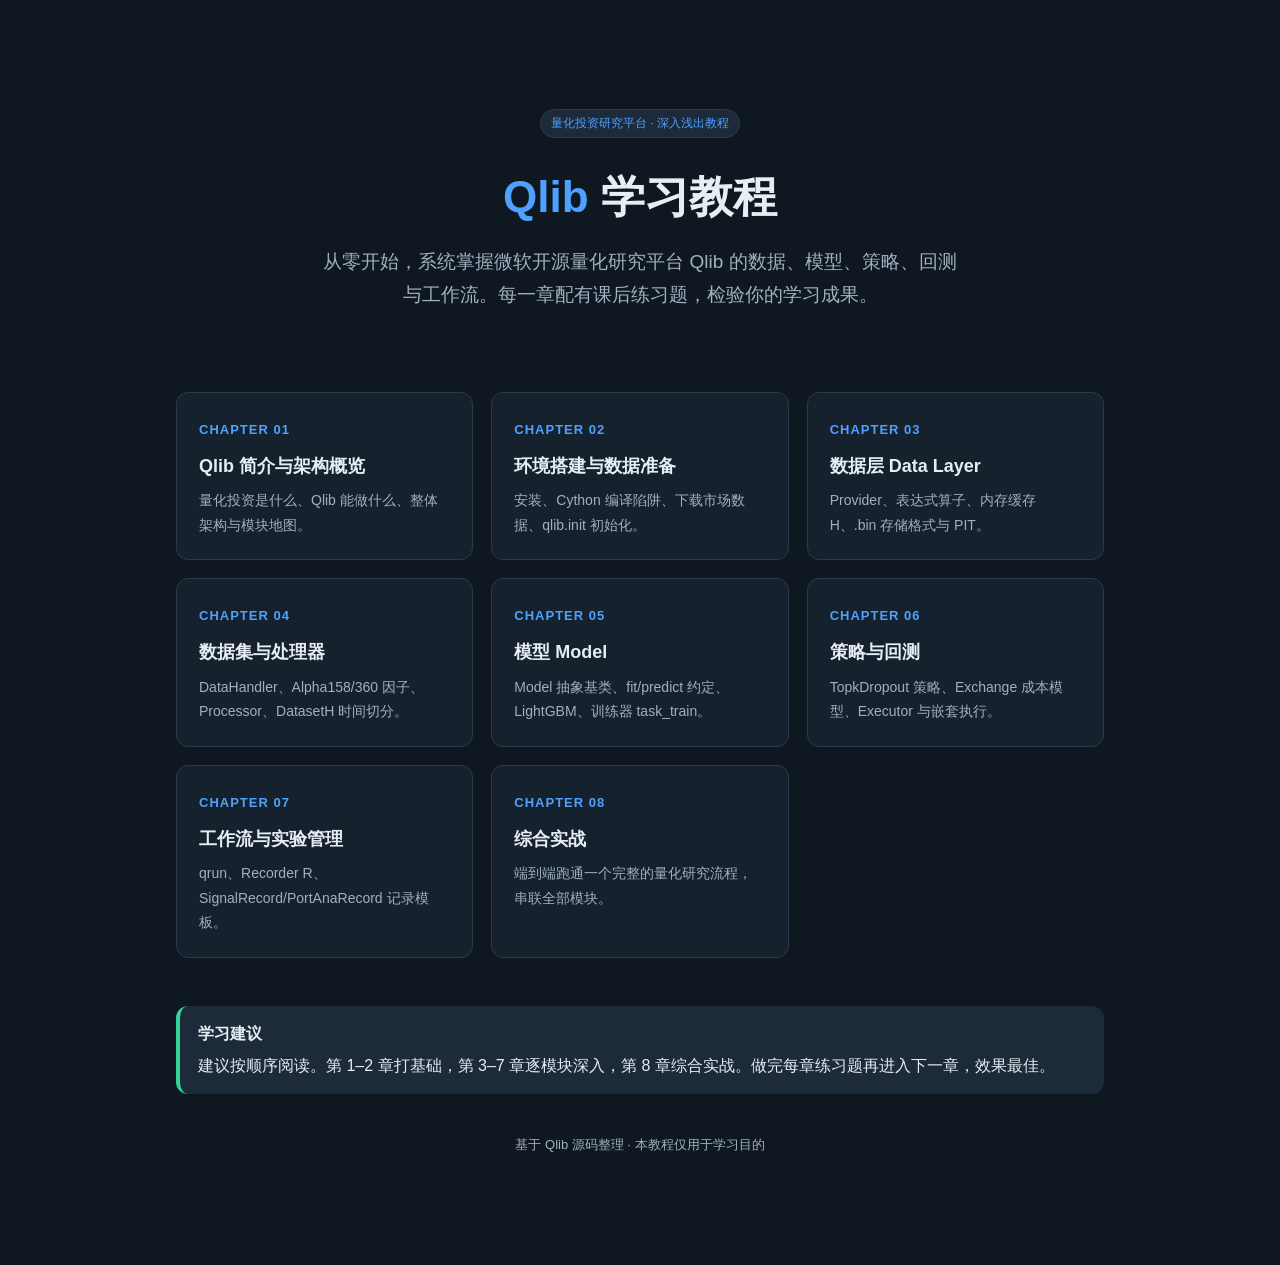
<file: study/index.html>
<!DOCTYPE html>
<html lang="zh-CN">
<head>
<meta charset="UTF-8">
<meta name="viewport" content="width=device-width, initial-scale=1.0">
<title>Qlib 学习教程 · 从入门到实战</title>
<link rel="stylesheet" href="style.css">
</head>
<body>
<div class="content" style="max-width: 1040px;">
  <div class="hero">
    <span class="tag">量化投资研究平台 · 深入浅出教程</span>
    <h1><span class="accent">Qlib</span> 学习教程</h1>
    <p>从零开始，系统掌握微软开源量化研究平台 Qlib 的数据、模型、策略、回测与工作流。每一章配有课后练习题，检验你的学习成果。</p>
  </div>

  <div class="cards">
    <a class="card" href="ch01.html">
      <span class="cnum">CHAPTER 01</span>
      <h3>Qlib 简介与架构概览</h3>
      <p>量化投资是什么、Qlib 能做什么、整体架构与模块地图。</p>
    </a>
    <a class="card" href="ch02.html">
      <span class="cnum">CHAPTER 02</span>
      <h3>环境搭建与数据准备</h3>
      <p>安装、Cython 编译陷阱、下载市场数据、qlib.init 初始化。</p>
    </a>
    <a class="card" href="ch03.html">
      <span class="cnum">CHAPTER 03</span>
      <h3>数据层 Data Layer</h3>
      <p>Provider、表达式算子、内存缓存 H、.bin 存储格式与 PIT。</p>
    </a>
    <a class="card" href="ch04.html">
      <span class="cnum">CHAPTER 04</span>
      <h3>数据集与处理器</h3>
      <p>DataHandler、Alpha158/360 因子、Processor、DatasetH 时间切分。</p>
    </a>
    <a class="card" href="ch05.html">
      <span class="cnum">CHAPTER 05</span>
      <h3>模型 Model</h3>
      <p>Model 抽象基类、fit/predict 约定、LightGBM、训练器 task_train。</p>
    </a>
    <a class="card" href="ch06.html">
      <span class="cnum">CHAPTER 06</span>
      <h3>策略与回测</h3>
      <p>TopkDropout 策略、Exchange 成本模型、Executor 与嵌套执行。</p>
    </a>
    <a class="card" href="ch07.html">
      <span class="cnum">CHAPTER 07</span>
      <h3>工作流与实验管理</h3>
      <p>qrun、Recorder R、SignalRecord/PortAnaRecord 记录模板。</p>
    </a>
    <a class="card" href="ch08.html">
      <span class="cnum">CHAPTER 08</span>
      <h3>综合实战</h3>
      <p>端到端跑通一个完整的量化研究流程，串联全部模块。</p>
    </a>
  </div>

  <div class="callout tip" style="margin-top: 48px;">
    <span class="t">学习建议</span>
    建议按顺序阅读。第 1–2 章打基础，第 3–7 章逐模块深入，第 8 章综合实战。做完每章练习题再进入下一章，效果最佳。
  </div>

  <p style="text-align:center; color:var(--muted); margin-top:40px; font-size:13px;">
    基于 Qlib 源码整理 · 本教程仅用于学习目的
  </p>
</div>
</body>
</html>
</file>
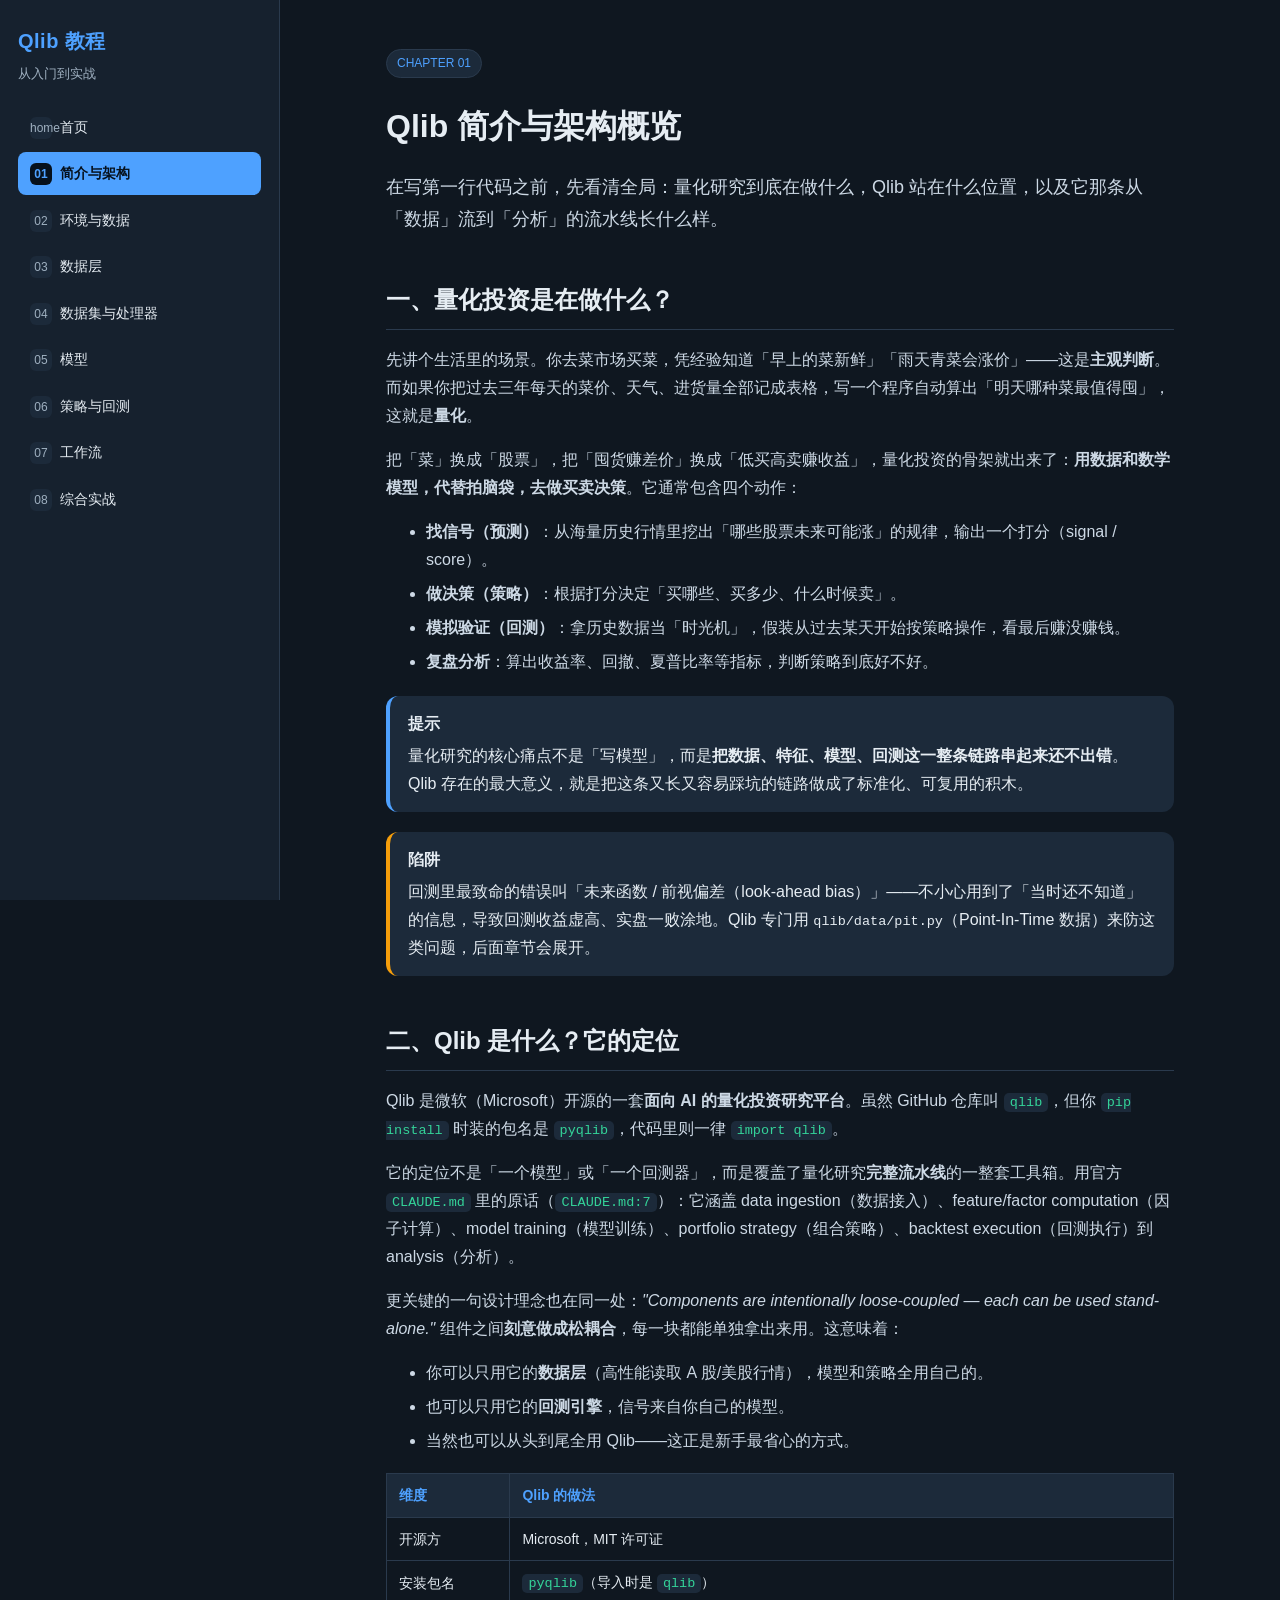
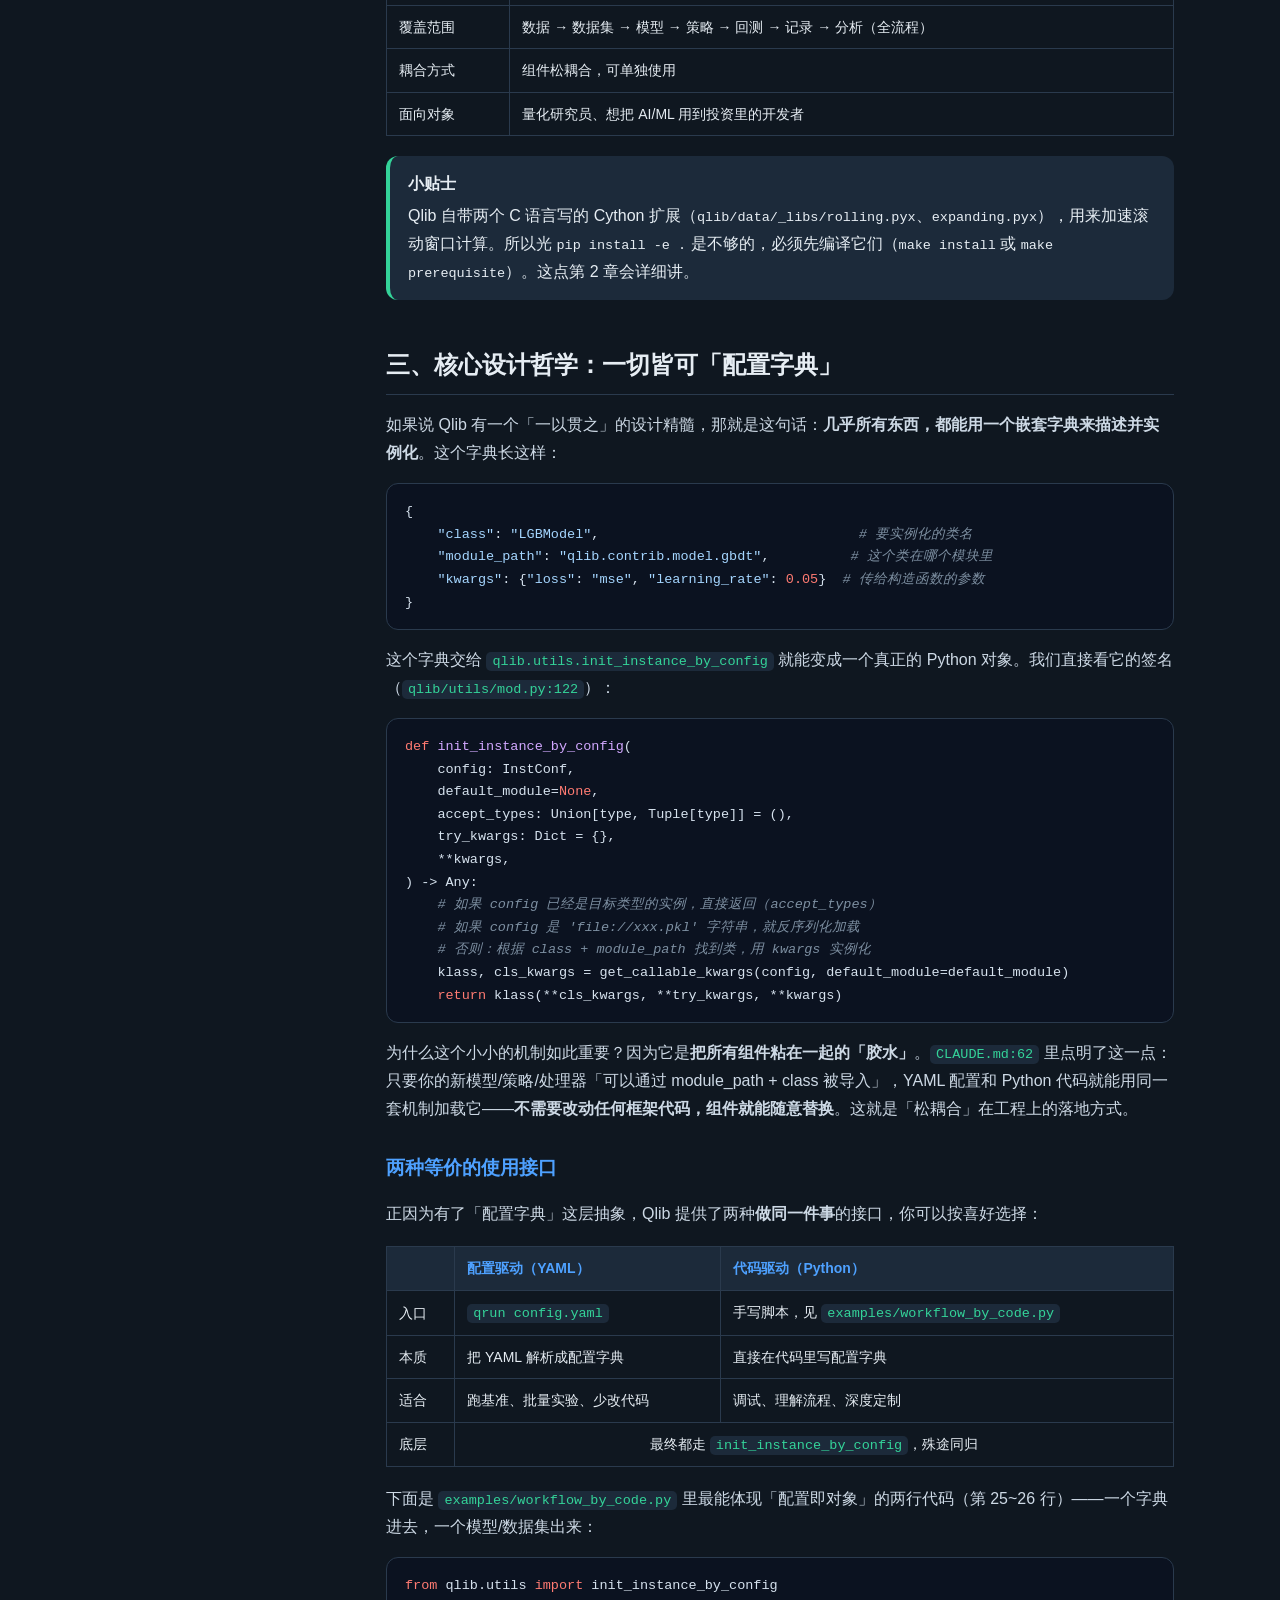
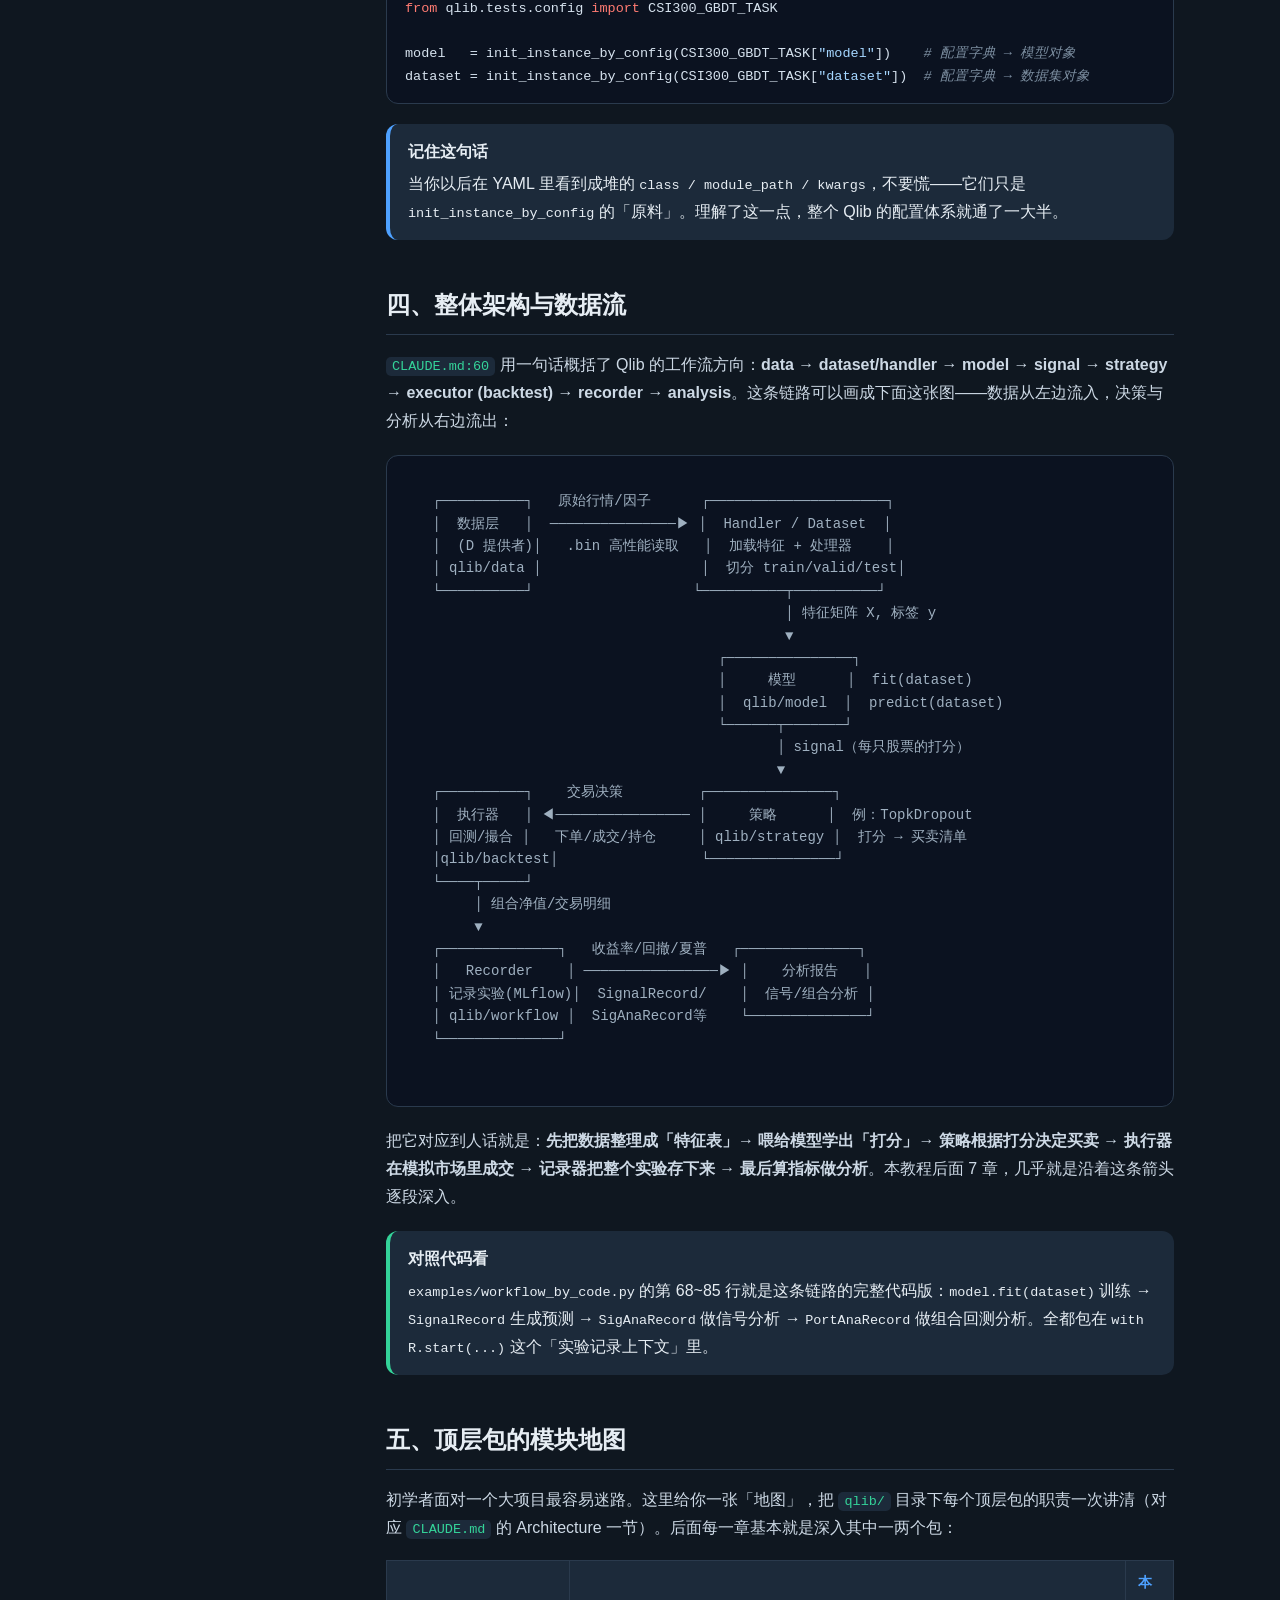
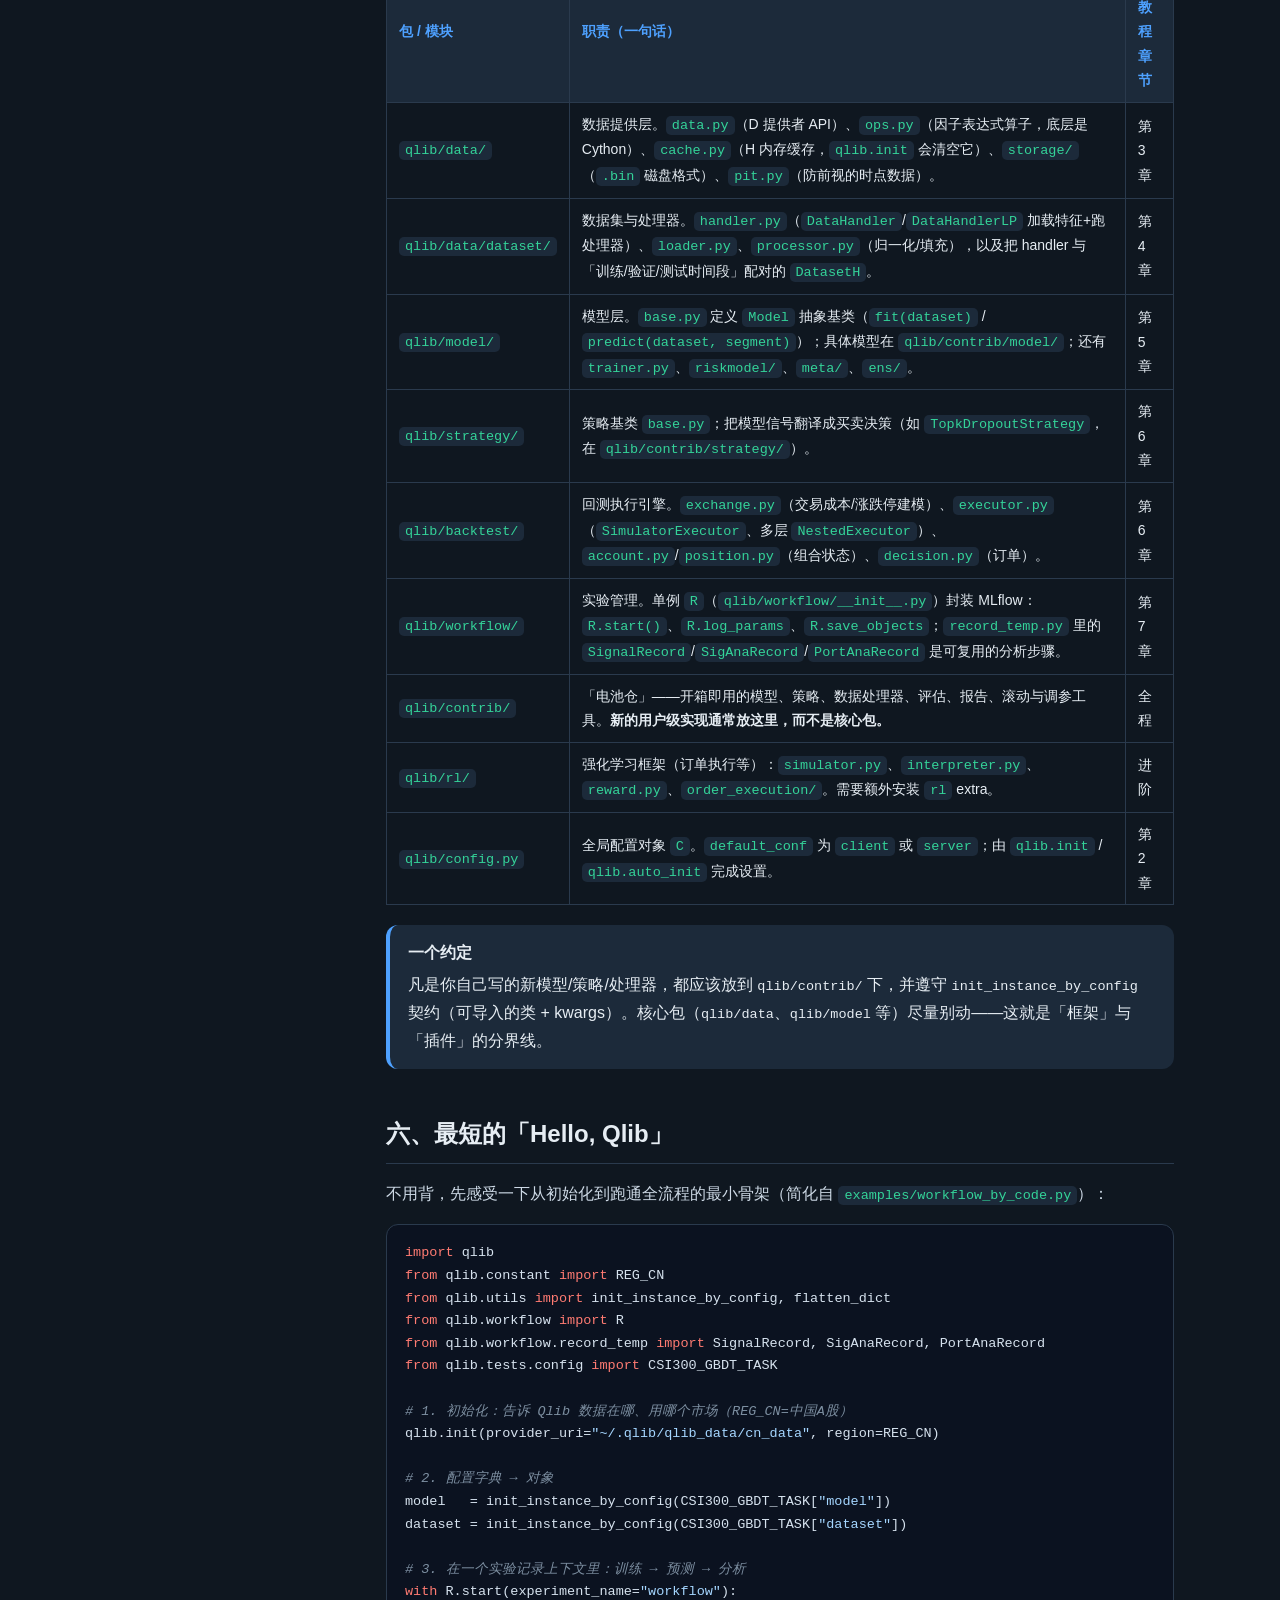
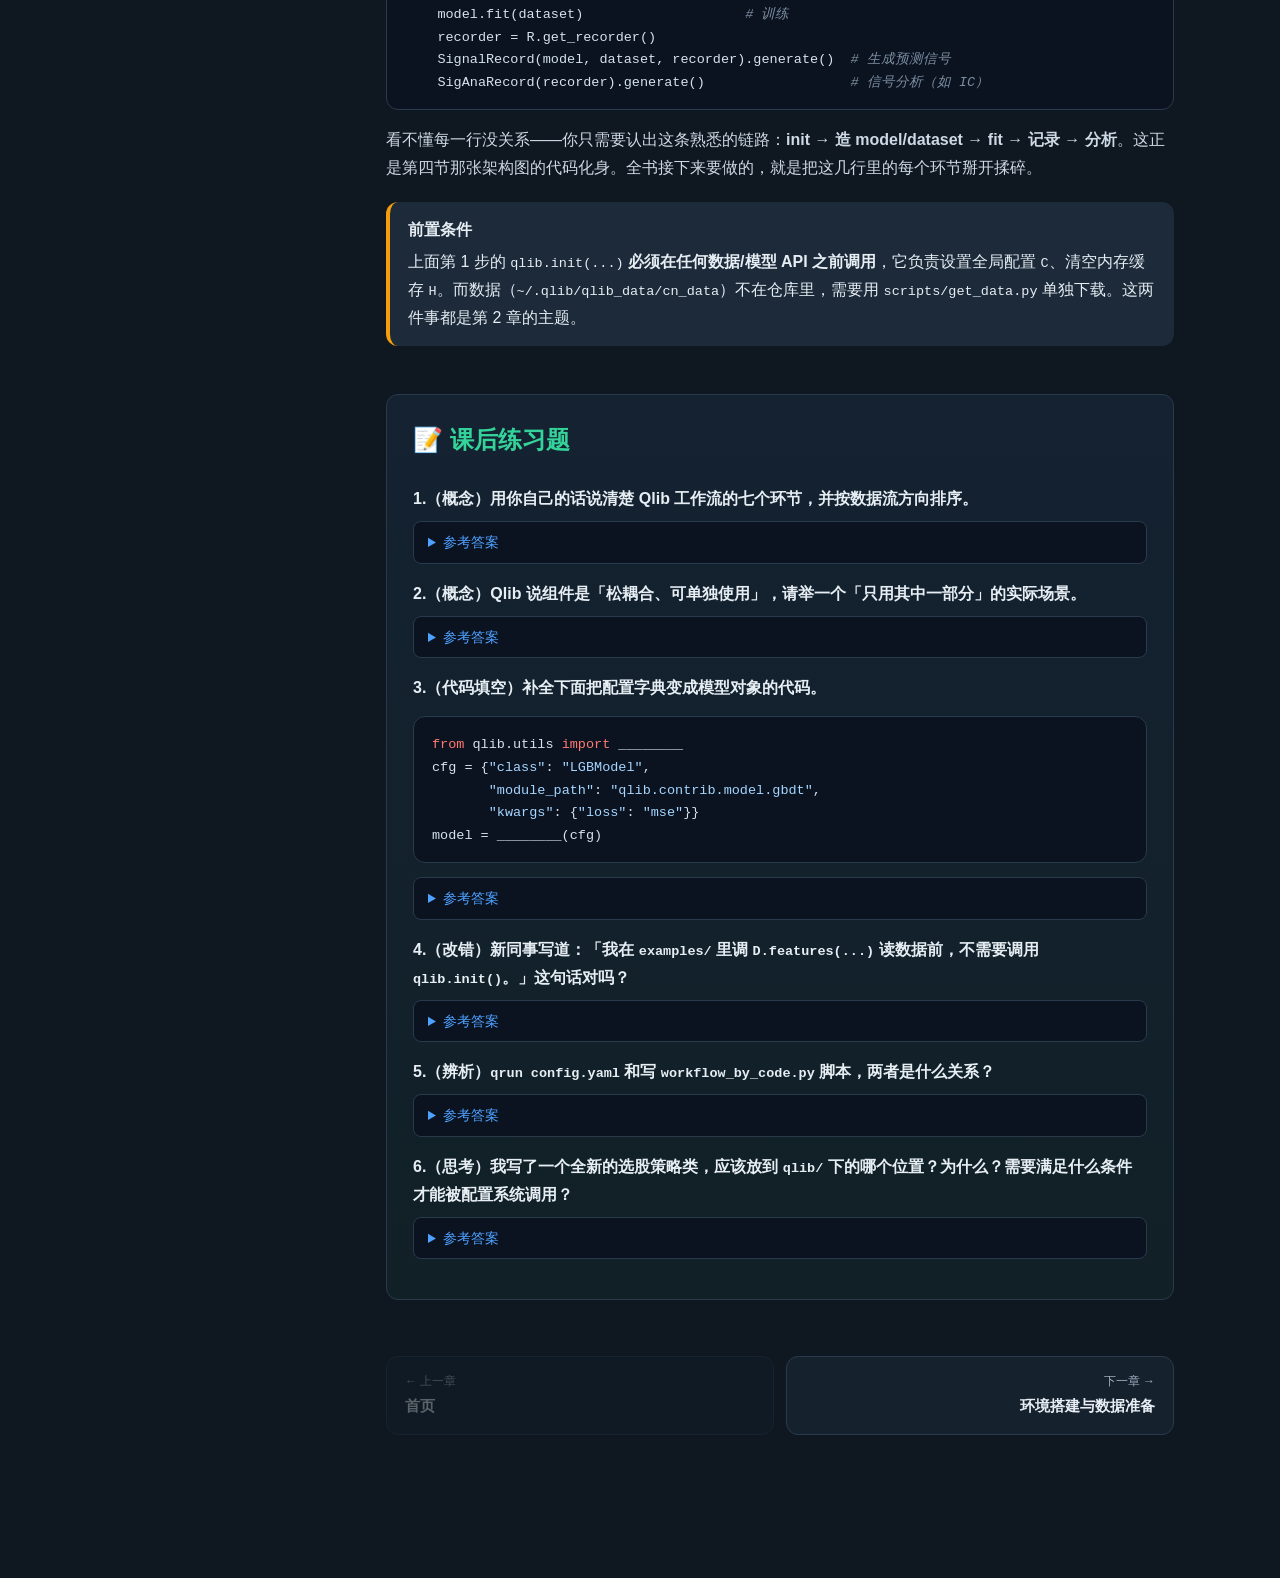
<file: study/ch01.html>
<!DOCTYPE html>
<html lang="zh-CN">
<head>
<meta charset="UTF-8">
<meta name="viewport" content="width=device-width, initial-scale=1.0">
<title>Qlib 简介与架构概览 · Qlib 学习教程</title>
<link rel="stylesheet" href="style.css">
</head>
<body>
<div class="layout">
  <aside class="sidebar">
    <h1>Qlib 教程</h1>
    <div class="sub">从入门到实战</div>
    <nav>
      <a href="index.html"><span class="num">home</span>首页</a>
      <a href="ch01.html" class="active"><span class="num">01</span>简介与架构</a>
      <a href="ch02.html"><span class="num">02</span>环境与数据</a>
      <a href="ch03.html"><span class="num">03</span>数据层</a>
      <a href="ch04.html"><span class="num">04</span>数据集与处理器</a>
      <a href="ch05.html"><span class="num">05</span>模型</a>
      <a href="ch06.html"><span class="num">06</span>策略与回测</a>
      <a href="ch07.html"><span class="num">07</span>工作流</a>
      <a href="ch08.html"><span class="num">08</span>综合实战</a>
    </nav>
  </aside>
  <main class="content">
    <span class="tag">CHAPTER 01</span>
    <h1>Qlib 简介与架构概览</h1>
    <p class="lead">在写第一行代码之前，先看清全局：量化研究到底在做什么，Qlib 站在什么位置，以及它那条从「数据」流到「分析」的流水线长什么样。</p>

    <h2>一、量化投资是在做什么？</h2>
    <p>先讲个生活里的场景。你去菜市场买菜，凭经验知道「早上的菜新鲜」「雨天青菜会涨价」——这是<strong>主观判断</strong>。而如果你把过去三年每天的菜价、天气、进货量全部记成表格，写一个程序自动算出「明天哪种菜最值得囤」，这就是<strong>量化</strong>。</p>
    <p>把「菜」换成「股票」，把「囤货赚差价」换成「低买高卖赚收益」，量化投资的骨架就出来了：<strong>用数据和数学模型，代替拍脑袋，去做买卖决策</strong>。它通常包含四个动作：</p>
    <ul>
      <li><strong>找信号（预测）</strong>：从海量历史行情里挖出「哪些股票未来可能涨」的规律，输出一个打分（signal / score）。</li>
      <li><strong>做决策（策略）</strong>：根据打分决定「买哪些、买多少、什么时候卖」。</li>
      <li><strong>模拟验证（回测）</strong>：拿历史数据当「时光机」，假装从过去某天开始按策略操作，看最后赚没赚钱。</li>
      <li><strong>复盘分析</strong>：算出收益率、回撤、夏普比率等指标，判断策略到底好不好。</li>
    </ul>
    <div class="callout"><span class="t">提示</span>量化研究的核心痛点不是「写模型」，而是<strong>把数据、特征、模型、回测这一整条链路串起来还不出错</strong>。Qlib 存在的最大意义，就是把这条又长又容易踩坑的链路做成了标准化、可复用的积木。</div>

    <div class="callout warn"><span class="t">陷阱</span>回测里最致命的错误叫「未来函数 / 前视偏差（look-ahead bias）」——不小心用到了「当时还不知道」的信息，导致回测收益虚高、实盘一败涂地。Qlib 专门用 <code>qlib/data/pit.py</code>（Point-In-Time 数据）来防这类问题，后面章节会展开。</div>

    <h2>二、Qlib 是什么？它的定位</h2>
    <p>Qlib 是微软（Microsoft）开源的一套<strong>面向 AI 的量化投资研究平台</strong>。虽然 GitHub 仓库叫 <code>qlib</code>，但你 <code>pip install</code> 时装的包名是 <code>pyqlib</code>，代码里则一律 <code>import qlib</code>。</p>
    <p>它的定位不是「一个模型」或「一个回测器」，而是覆盖了量化研究<strong>完整流水线</strong>的一整套工具箱。用官方 <code>CLAUDE.md</code> 里的原话（<code>CLAUDE.md:7</code>）：它涵盖 data ingestion（数据接入）、feature/factor computation（因子计算）、model training（模型训练）、portfolio strategy（组合策略）、backtest execution（回测执行）到 analysis（分析）。</p>
    <p>更关键的一句设计理念也在同一处：<em>"Components are intentionally loose-coupled — each can be used stand-alone."</em> 组件之间<strong>刻意做成松耦合</strong>，每一块都能单独拿出来用。这意味着：</p>
    <ul>
      <li>你可以只用它的<strong>数据层</strong>（高性能读取 A 股/美股行情），模型和策略全用自己的。</li>
      <li>也可以只用它的<strong>回测引擎</strong>，信号来自你自己的模型。</li>
      <li>当然也可以从头到尾全用 Qlib——这正是新手最省心的方式。</li>
    </ul>
    <table>
      <thead><tr><th>维度</th><th>Qlib 的做法</th></tr></thead>
      <tbody>
        <tr><td>开源方</td><td>Microsoft，MIT 许可证</td></tr>
        <tr><td>安装包名</td><td><code>pyqlib</code>（导入时是 <code>qlib</code>）</td></tr>
        <tr><td>覆盖范围</td><td>数据 → 数据集 → 模型 → 策略 → 回测 → 记录 → 分析（全流程）</td></tr>
        <tr><td>耦合方式</td><td>组件松耦合，可单独使用</td></tr>
        <tr><td>面向对象</td><td>量化研究员、想把 AI/ML 用到投资里的开发者</td></tr>
      </tbody>
    </table>
    <div class="callout tip"><span class="t">小贴士</span>Qlib 自带两个 C 语言写的 Cython 扩展（<code>qlib/data/_libs/rolling.pyx</code>、<code>expanding.pyx</code>），用来加速滚动窗口计算。所以光 <code>pip install -e .</code> 是不够的，必须先编译它们（<code>make install</code> 或 <code>make prerequisite</code>）。这点第 2 章会详细讲。</div>

    <h2>三、核心设计哲学：一切皆可「配置字典」</h2>
    <p>如果说 Qlib 有一个「一以贯之」的设计精髓，那就是这句话：<strong>几乎所有东西，都能用一个嵌套字典来描述并实例化</strong>。这个字典长这样：</p>
    <pre><code>{
    <span class="str">"class"</span>: <span class="str">"LGBModel"</span>,                                <span class="cmt"># 要实例化的类名</span>
    <span class="str">"module_path"</span>: <span class="str">"qlib.contrib.model.gbdt"</span>,          <span class="cmt"># 这个类在哪个模块里</span>
    <span class="str">"kwargs"</span>: {<span class="str">"loss"</span>: <span class="str">"mse"</span>, <span class="str">"learning_rate"</span>: <span class="kw">0.05</span>}  <span class="cmt"># 传给构造函数的参数</span>
}</code></pre>
    <p>这个字典交给 <code>qlib.utils.init_instance_by_config</code> 就能变成一个真正的 Python 对象。我们直接看它的签名（<code>qlib/utils/mod.py:122</code>）：</p>
    <pre><code><span class="kw">def</span> <span class="fn">init_instance_by_config</span>(
    config: InstConf,
    default_module=<span class="kw">None</span>,
    accept_types: Union[type, Tuple[type]] = (),
    try_kwargs: Dict = {},
    **kwargs,
) -&gt; Any:
    <span class="cmt"># 如果 config 已经是目标类型的实例，直接返回（accept_types）</span>
    <span class="cmt"># 如果 config 是 'file://xxx.pkl' 字符串，就反序列化加载</span>
    <span class="cmt"># 否则：根据 class + module_path 找到类，用 kwargs 实例化</span>
    klass, cls_kwargs = get_callable_kwargs(config, default_module=default_module)
    <span class="kw">return</span> klass(**cls_kwargs, **try_kwargs, **kwargs)</code></pre>
    <p>为什么这个小小的机制如此重要？因为它是<strong>把所有组件粘在一起的「胶水」</strong>。<code>CLAUDE.md:62</code> 里点明了这一点：只要你的新模型/策略/处理器「可以通过 module_path + class 被导入」，YAML 配置和 Python 代码就能用同一套机制加载它——<strong>不需要改动任何框架代码，组件就能随意替换</strong>。这就是「松耦合」在工程上的落地方式。</p>

    <h3>两种等价的使用接口</h3>
    <p>正因为有了「配置字典」这层抽象，Qlib 提供了两种<strong>做同一件事</strong>的接口，你可以按喜好选择：</p>
    <table>
      <thead><tr><th></th><th>配置驱动（YAML）</th><th>代码驱动（Python）</th></tr></thead>
      <tbody>
        <tr><td>入口</td><td><code>qrun config.yaml</code></td><td>手写脚本，见 <code>examples/workflow_by_code.py</code></td></tr>
        <tr><td>本质</td><td>把 YAML 解析成配置字典</td><td>直接在代码里写配置字典</td></tr>
        <tr><td>适合</td><td>跑基准、批量实验、少改代码</td><td>调试、理解流程、深度定制</td></tr>
        <tr><td>底层</td><td colspan="2" style="text-align:center">最终都走 <code>init_instance_by_config</code>，殊途同归</td></tr>
      </tbody>
    </table>
    <p>下面是 <code>examples/workflow_by_code.py</code> 里最能体现「配置即对象」的两行代码（第 25~26 行）——一个字典进去，一个模型/数据集出来：</p>
    <pre><code><span class="kw">from</span> qlib.utils <span class="kw">import</span> init_instance_by_config
<span class="kw">from</span> qlib.tests.config <span class="kw">import</span> CSI300_GBDT_TASK

model   = init_instance_by_config(CSI300_GBDT_TASK[<span class="str">"model"</span>])    <span class="cmt"># 配置字典 → 模型对象</span>
dataset = init_instance_by_config(CSI300_GBDT_TASK[<span class="str">"dataset"</span>])  <span class="cmt"># 配置字典 → 数据集对象</span></code></pre>
    <div class="callout"><span class="t">记住这句话</span>当你以后在 YAML 里看到成堆的 <code>class / module_path / kwargs</code>，不要慌——它们只是 <code>init_instance_by_config</code> 的「原料」。理解了这一点，整个 Qlib 的配置体系就通了一大半。</div>

    <h2>四、整体架构与数据流</h2>
    <p><code>CLAUDE.md:60</code> 用一句话概括了 Qlib 的工作流方向：<strong>data → dataset/handler → model → signal → strategy → executor (backtest) → recorder → analysis</strong>。这条链路可以画成下面这张图——数据从左边流入，决策与分析从右边流出：</p>
    <div class="diagram"><pre>
   ┌──────────┐   原始行情/因子      ┌─────────────────────┐
   │  数据层   │  ───────────────▶ │  Handler / Dataset  │
   │  (D 提供者)│   .bin 高性能读取   │  加载特征 + 处理器    │
   │ qlib/data │                   │  切分 train/valid/test│
   └──────────┘                   └──────────┬──────────┘
                                             │ 特征矩阵 X, 标签 y
                                             ▼
                                     ┌───────────────┐
                                     │     模型      │  fit(dataset)
                                     │  qlib/model  │  predict(dataset)
                                     └──────┬───────┘
                                            │ signal（每只股票的打分）
                                            ▼
   ┌──────────┐    交易决策         ┌───────────────┐
   │  执行器   │ ◀──────────────── │     策略      │  例：TopkDropout
   │ 回测/撮合 │   下单/成交/持仓     │ qlib/strategy │  打分 → 买卖清单
   │qlib/backtest│                 └───────────────┘
   └────┬─────┘
        │ 组合净值/交易明细
        ▼
   ┌──────────────┐   收益率/回撤/夏普   ┌──────────────┐
   │   Recorder    │ ────────────────▶ │    分析报告   │
   │ 记录实验(MLflow)│  SignalRecord/    │  信号/组合分析 │
   │ qlib/workflow │  SigAnaRecord等    └──────────────┘
   └──────────────┘
    </pre></div>
    <p>把它对应到人话就是：<strong>先把数据整理成「特征表」→ 喂给模型学出「打分」→ 策略根据打分决定买卖 → 执行器在模拟市场里成交 → 记录器把整个实验存下来 → 最后算指标做分析</strong>。本教程后面 7 章，几乎就是沿着这条箭头逐段深入。</p>
    <div class="callout tip"><span class="t">对照代码看</span><code>examples/workflow_by_code.py</code> 的第 68~85 行就是这条链路的完整代码版：<code>model.fit(dataset)</code> 训练 → <code>SignalRecord</code> 生成预测 → <code>SigAnaRecord</code> 做信号分析 → <code>PortAnaRecord</code> 做组合回测分析。全都包在 <code>with R.start(...)</code> 这个「实验记录上下文」里。</div>

    <h2>五、顶层包的模块地图</h2>
    <p>初学者面对一个大项目最容易迷路。这里给你一张「地图」，把 <code>qlib/</code> 目录下每个顶层包的职责一次讲清（对应 <code>CLAUDE.md</code> 的 Architecture 一节）。后面每一章基本就是深入其中一两个包：</p>
    <table>
      <thead><tr><th>包 / 模块</th><th>职责（一句话）</th><th>本教程章节</th></tr></thead>
      <tbody>
        <tr><td><code>qlib/data/</code></td><td>数据提供层。<code>data.py</code>（D 提供者 API）、<code>ops.py</code>（因子表达式算子，底层是 Cython）、<code>cache.py</code>（H 内存缓存，<code>qlib.init</code> 会清空它）、<code>storage/</code>（<code>.bin</code> 磁盘格式）、<code>pit.py</code>（防前视的时点数据）。</td><td>第 3 章</td></tr>
        <tr><td><code>qlib/data/dataset/</code></td><td>数据集与处理器。<code>handler.py</code>（<code>DataHandler</code>/<code>DataHandlerLP</code> 加载特征+跑处理器）、<code>loader.py</code>、<code>processor.py</code>（归一化/填充），以及把 handler 与「训练/验证/测试时间段」配对的 <code>DatasetH</code>。</td><td>第 4 章</td></tr>
        <tr><td><code>qlib/model/</code></td><td>模型层。<code>base.py</code> 定义 <code>Model</code> 抽象基类（<code>fit(dataset)</code> / <code>predict(dataset, segment)</code>）；具体模型在 <code>qlib/contrib/model/</code>；还有 <code>trainer.py</code>、<code>riskmodel/</code>、<code>meta/</code>、<code>ens/</code>。</td><td>第 5 章</td></tr>
        <tr><td><code>qlib/strategy/</code></td><td>策略基类 <code>base.py</code>；把模型信号翻译成买卖决策（如 <code>TopkDropoutStrategy</code>，在 <code>qlib/contrib/strategy/</code>）。</td><td>第 6 章</td></tr>
        <tr><td><code>qlib/backtest/</code></td><td>回测执行引擎。<code>exchange.py</code>（交易成本/涨跌停建模）、<code>executor.py</code>（<code>SimulatorExecutor</code>、多层 <code>NestedExecutor</code>）、<code>account.py</code>/<code>position.py</code>（组合状态）、<code>decision.py</code>（订单）。</td><td>第 6 章</td></tr>
        <tr><td><code>qlib/workflow/</code></td><td>实验管理。单例 <code>R</code>（<code>qlib/workflow/__init__.py</code>）封装 MLflow：<code>R.start()</code>、<code>R.log_params</code>、<code>R.save_objects</code>；<code>record_temp.py</code> 里的 <code>SignalRecord</code>/<code>SigAnaRecord</code>/<code>PortAnaRecord</code> 是可复用的分析步骤。</td><td>第 7 章</td></tr>
        <tr><td><code>qlib/contrib/</code></td><td>「电池仓」——开箱即用的模型、策略、数据处理器、评估、报告、滚动与调参工具。<strong>新的用户级实现通常放这里，而不是核心包。</strong></td><td>全程</td></tr>
        <tr><td><code>qlib/rl/</code></td><td>强化学习框架（订单执行等）：<code>simulator.py</code>、<code>interpreter.py</code>、<code>reward.py</code>、<code>order_execution/</code>。需要额外安装 <code>rl</code> extra。</td><td>进阶</td></tr>
        <tr><td><code>qlib/config.py</code></td><td>全局配置对象 <code>C</code>。<code>default_conf</code> 为 <code>client</code> 或 <code>server</code>；由 <code>qlib.init</code> / <code>qlib.auto_init</code> 完成设置。</td><td>第 2 章</td></tr>
      </tbody>
    </table>
    <div class="callout"><span class="t">一个约定</span>凡是你自己写的新模型/策略/处理器，都应该放到 <code>qlib/contrib/</code> 下，并遵守 <code>init_instance_by_config</code> 契约（可导入的类 + kwargs）。核心包（<code>qlib/data</code>、<code>qlib/model</code> 等）尽量别动——这就是「框架」与「插件」的分界线。</div>

    <h2>六、最短的「Hello, Qlib」</h2>
    <p>不用背，先感受一下从初始化到跑通全流程的最小骨架（简化自 <code>examples/workflow_by_code.py</code>）：</p>
    <pre><code><span class="kw">import</span> qlib
<span class="kw">from</span> qlib.constant <span class="kw">import</span> REG_CN
<span class="kw">from</span> qlib.utils <span class="kw">import</span> init_instance_by_config, flatten_dict
<span class="kw">from</span> qlib.workflow <span class="kw">import</span> R
<span class="kw">from</span> qlib.workflow.record_temp <span class="kw">import</span> SignalRecord, SigAnaRecord, PortAnaRecord
<span class="kw">from</span> qlib.tests.config <span class="kw">import</span> CSI300_GBDT_TASK

<span class="cmt"># 1. 初始化：告诉 Qlib 数据在哪、用哪个市场（REG_CN=中国A股）</span>
qlib.init(provider_uri=<span class="str">"~/.qlib/qlib_data/cn_data"</span>, region=REG_CN)

<span class="cmt"># 2. 配置字典 → 对象</span>
model   = init_instance_by_config(CSI300_GBDT_TASK[<span class="str">"model"</span>])
dataset = init_instance_by_config(CSI300_GBDT_TASK[<span class="str">"dataset"</span>])

<span class="cmt"># 3. 在一个实验记录上下文里：训练 → 预测 → 分析</span>
<span class="kw">with</span> R.start(experiment_name=<span class="str">"workflow"</span>):
    model.fit(dataset)                    <span class="cmt"># 训练</span>
    recorder = R.get_recorder()
    SignalRecord(model, dataset, recorder).generate()  <span class="cmt"># 生成预测信号</span>
    SigAnaRecord(recorder).generate()                  <span class="cmt"># 信号分析（如 IC）</span></code></pre>
    <p>看不懂每一行没关系——你只需要认出这条熟悉的链路：<strong>init → 造 model/dataset → fit → 记录 → 分析</strong>。这正是第四节那张架构图的代码化身。全书接下来要做的，就是把这几行里的每个环节掰开揉碎。</p>
    <div class="callout warn"><span class="t">前置条件</span>上面第 1 步的 <code>qlib.init(...)</code> <strong>必须在任何数据/模型 API 之前调用</strong>，它负责设置全局配置 <code>C</code>、清空内存缓存 <code>H</code>。而数据（<code>~/.qlib/qlib_data/cn_data</code>）不在仓库里，需要用 <code>scripts/get_data.py</code> 单独下载。这两件事都是第 2 章的主题。</div>

    <div class="exercises">
      <h2>📝 课后练习题</h2>

      <div class="q"><b>1.（概念）用你自己的话说清楚 Qlib 工作流的七个环节，并按数据流方向排序。</b>
        <details><summary>参考答案</summary><div class="a">顺序为：<strong>data（数据）→ dataset/handler（数据集与处理器）→ model（模型）→ signal（信号/打分）→ strategy（策略）→ executor（回测执行）→ recorder（记录）→ analysis（分析）</strong>。直观理解：整理数据成特征表 → 模型学出打分 → 策略把打分变成买卖 → 执行器在模拟市场成交 → 记录器保存实验 → 最后算指标做分析。见 <code>CLAUDE.md:60</code>。</div></details>
      </div>

      <div class="q"><b>2.（概念）Qlib 说组件是「松耦合、可单独使用」，请举一个「只用其中一部分」的实际场景。</b>
        <details><summary>参考答案</summary><div class="a">例如：只用 <code>qlib/data</code> 数据层来高性能读取 A 股行情、计算因子，而模型和回测全用自己写的；或者反过来，信号由你自己的模型产生，只借用 <code>qlib/backtest</code> 的回测引擎来做撮合与成本建模。松耦合意味着每个包都能拆出来独立用。</div></details>
      </div>

      <div class="q"><b>3.（代码填空）补全下面把配置字典变成模型对象的代码。</b>
        <pre><code><span class="kw">from</span> qlib.utils <span class="kw">import</span> ________
cfg = {<span class="str">"class"</span>: <span class="str">"LGBModel"</span>,
       <span class="str">"module_path"</span>: <span class="str">"qlib.contrib.model.gbdt"</span>,
       <span class="str">"kwargs"</span>: {<span class="str">"loss"</span>: <span class="str">"mse"</span>}}
model = ________(cfg)</code></pre>
        <details><summary>参考答案</summary><div class="a">两处都填 <code>init_instance_by_config</code>：<br><code>from qlib.utils import init_instance_by_config</code><br><code>model = init_instance_by_config(cfg)</code><br>它会读取 <code>module_path</code>+<code>class</code> 找到类，再用 <code>kwargs</code> 实例化。定义见 <code>qlib/utils/mod.py:122</code>。</div></details>
      </div>

      <div class="q"><b>4.（改错）新同事写道：「我在 <code>examples/</code> 里调 <code>D.features(...)</code> 读数据前，不需要调用 <code>qlib.init()</code>。」这句话对吗？</b>
        <details><summary>参考答案</summary><div class="a">不对。<code>qlib.init(...)</code> <strong>必须在使用任何数据/模型 API 之前调用</strong>。它设置全局配置对象 <code>C</code>、注册 provider、并清空内存缓存 <code>H</code>（见 <code>qlib/__init__.py</code> 的 <code>init</code> 函数）。不 init 就用数据接口会报错或行为异常。</div></details>
      </div>

      <div class="q"><b>5.（辨析）<code>qrun config.yaml</code> 和写 <code>workflow_by_code.py</code> 脚本，两者是什么关系？</b>
        <details><summary>参考答案</summary><div class="a">二者是<strong>等价</strong>的两种接口，做同一件事。<code>qrun</code> 是配置驱动：把 YAML 解析成配置字典；脚本是代码驱动：直接在 Python 里写配置字典。但两条路最终都通过 <code>init_instance_by_config</code> 实例化组件、跑同一条流水线。配置驱动适合批量跑基准，代码驱动适合调试与定制。见 <code>CLAUDE.md:53-56</code>。</div></details>
      </div>

      <div class="q"><b>6.（思考）我写了一个全新的选股策略类，应该放到 <code>qlib/</code> 下的哪个位置？为什么？需要满足什么条件才能被配置系统调用？</b>
        <details><summary>参考答案</summary><div class="a">应放到 <code>qlib/contrib/strategy/</code>（用户级实现放 <code>contrib</code>，核心包不动）。要被配置系统调用，必须遵守 <code>init_instance_by_config</code> 契约：<strong>类可以通过 <code>module_path</code> + <code>class</code> 被导入，且构造参数能用 <code>kwargs</code> 传入</strong>。满足这一点后，YAML 和代码都能无侵入地加载它——这正是松耦合可扩展的关键。</div></details>
      </div>
    </div>

    <div class="pager">
      <a class="prev disabled" href="index.html"><span class="lbl">← 上一章</span><span class="ttl">首页</span></a>
      <a class="next" href="ch02.html"><span class="lbl">下一章 →</span><span class="ttl">环境搭建与数据准备</span></a>
    </div>
  </main>
</div>
</body>
</html>
</file>
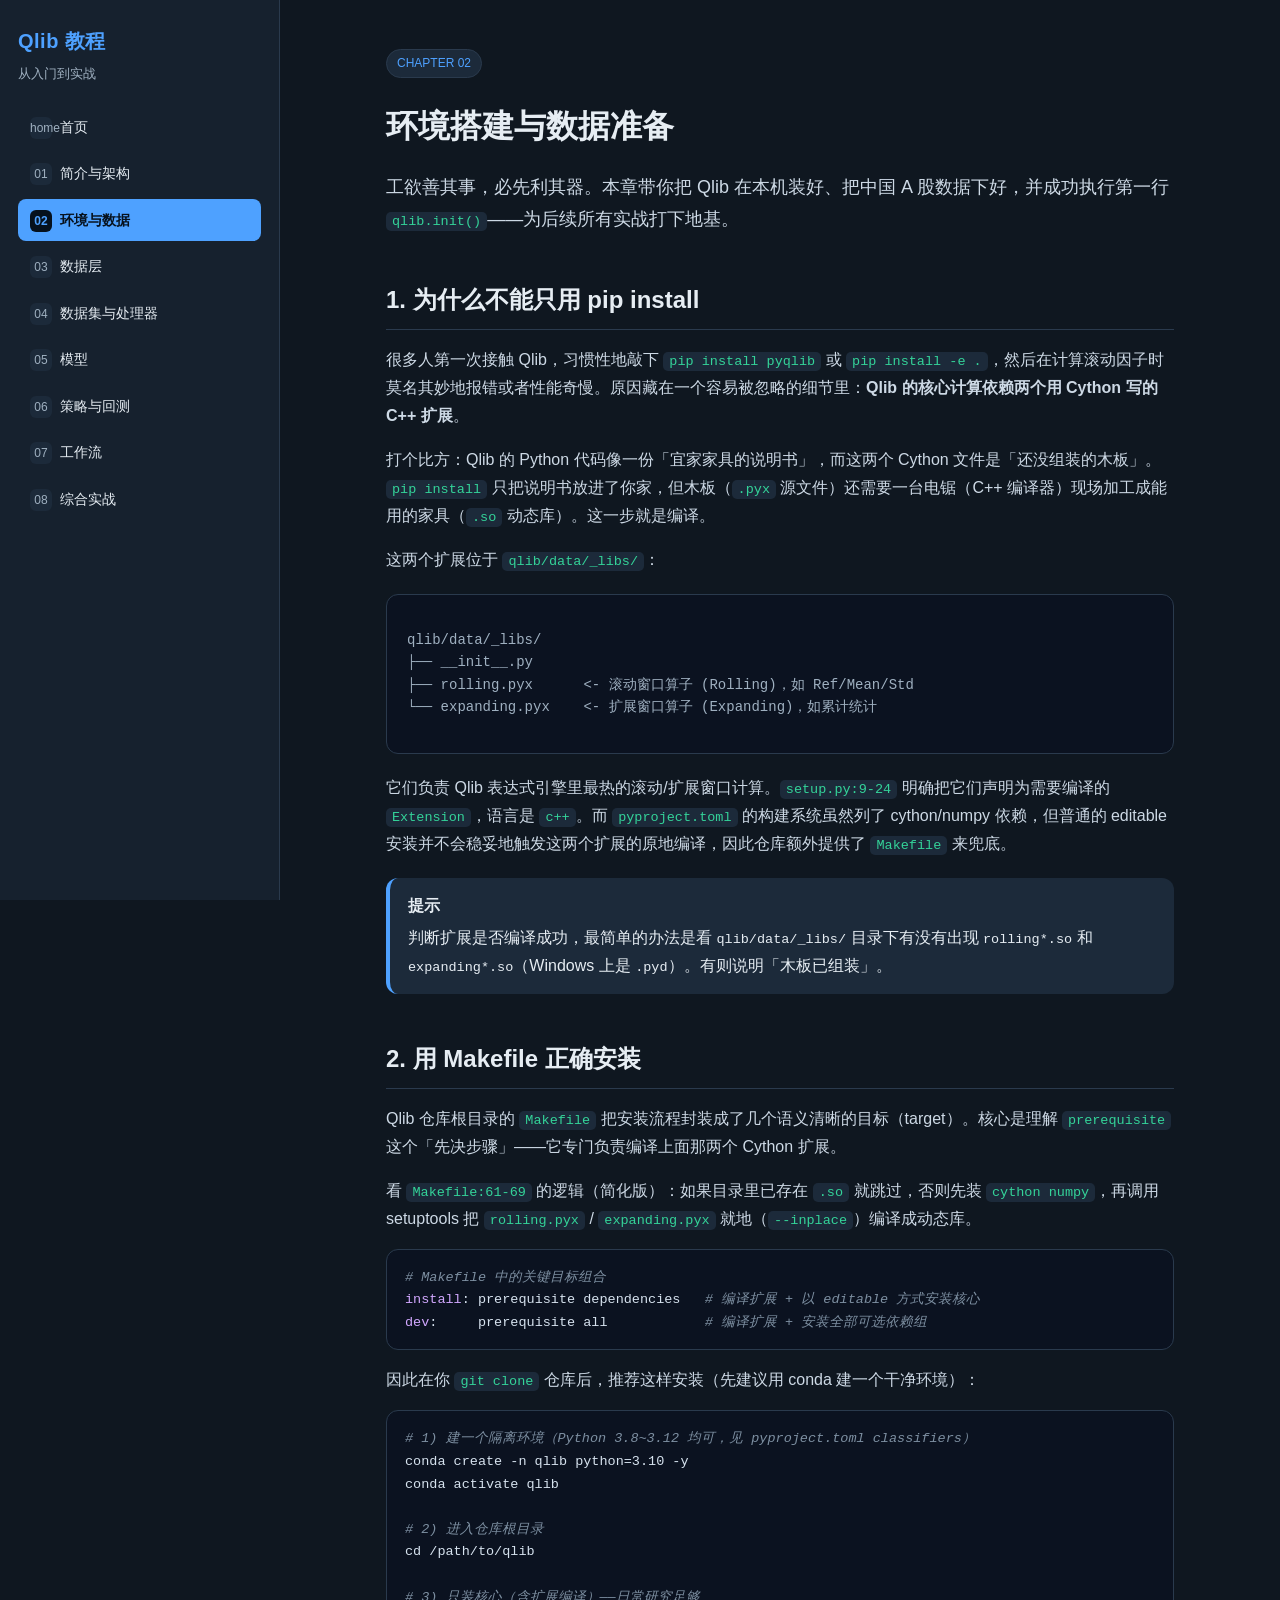
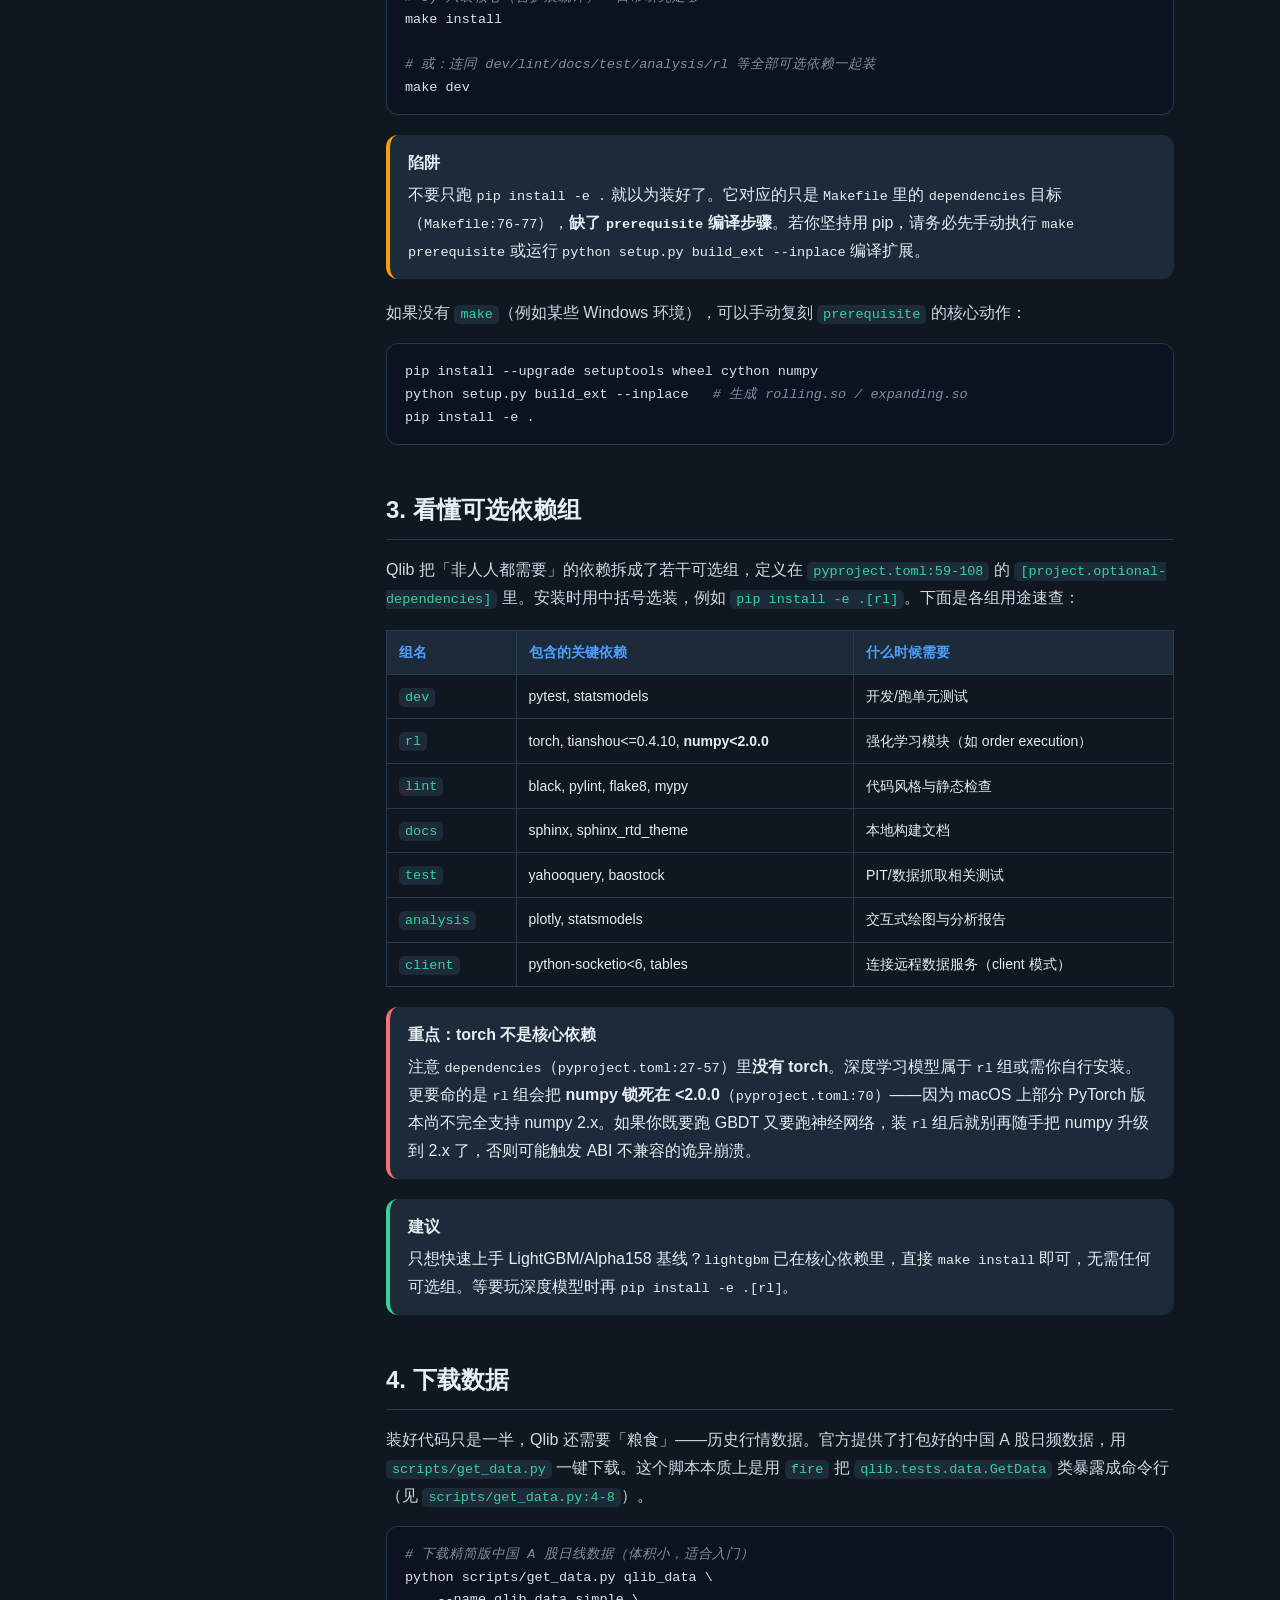
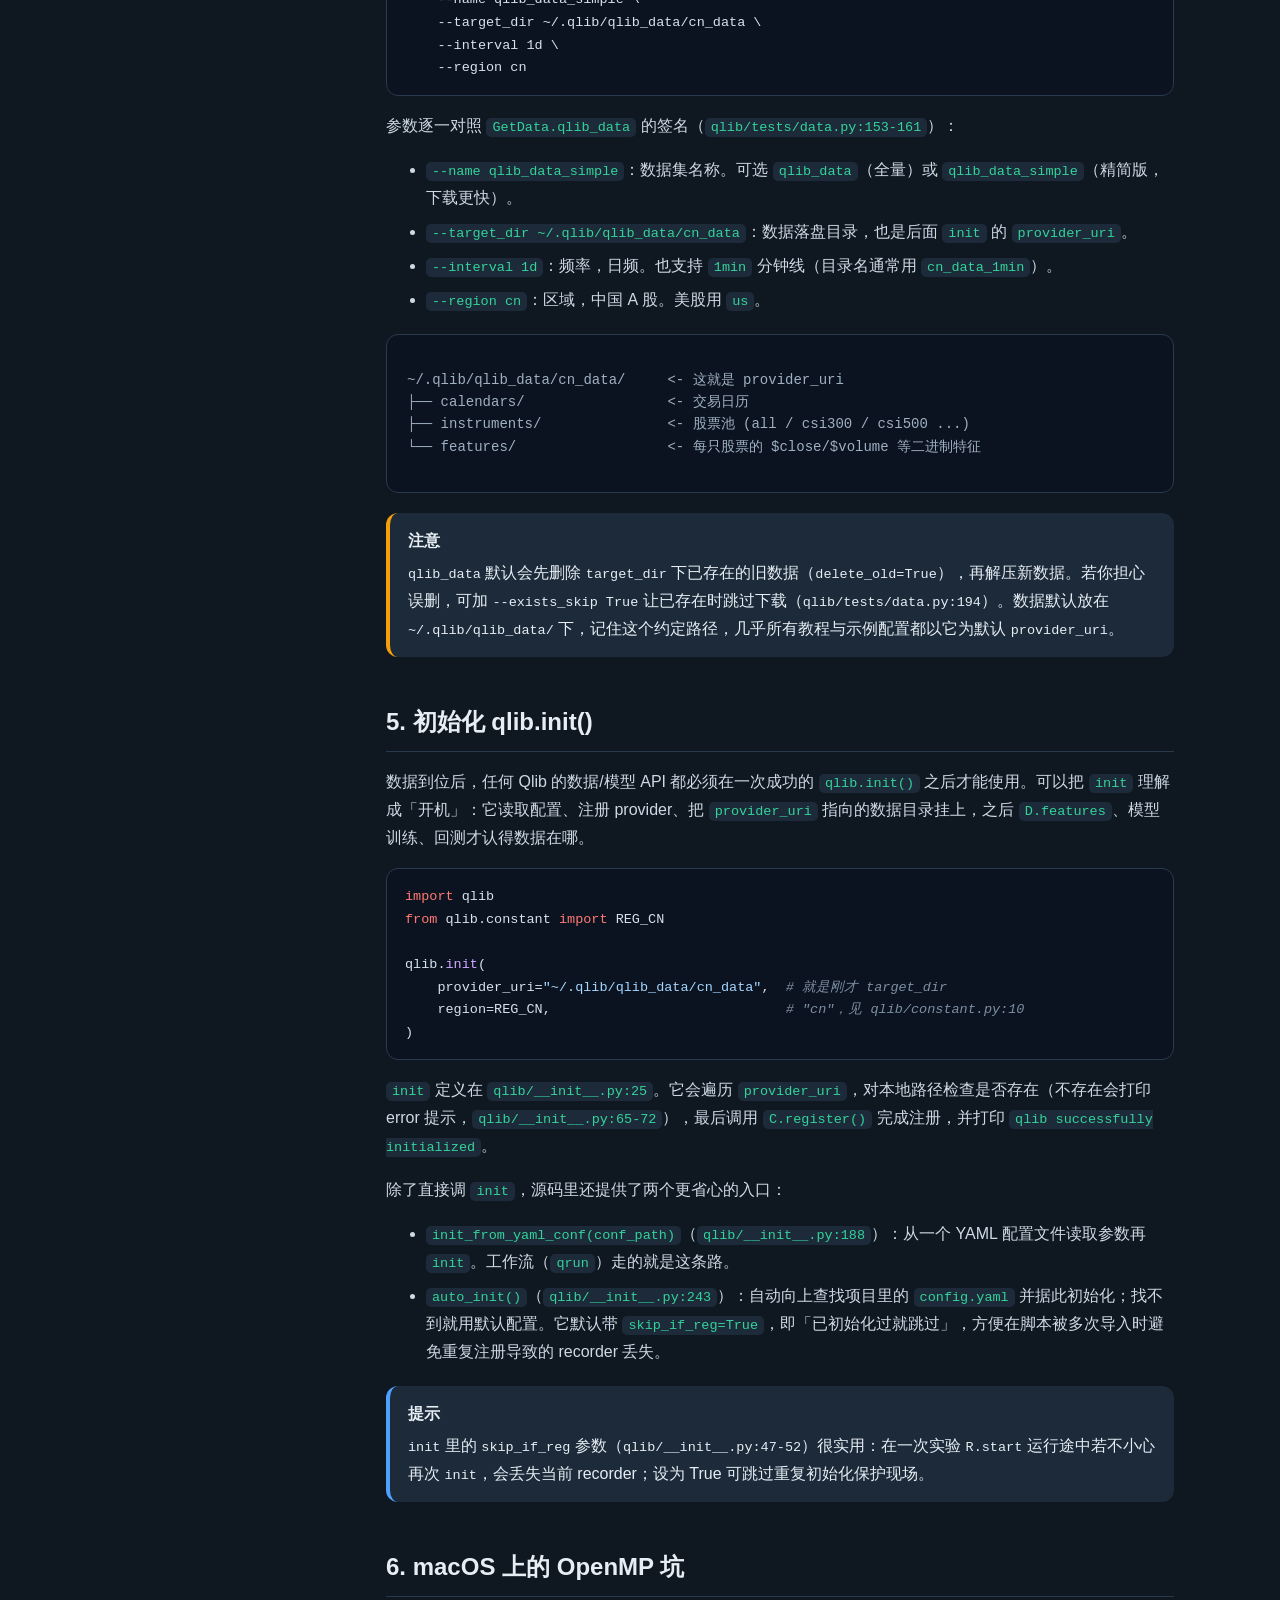
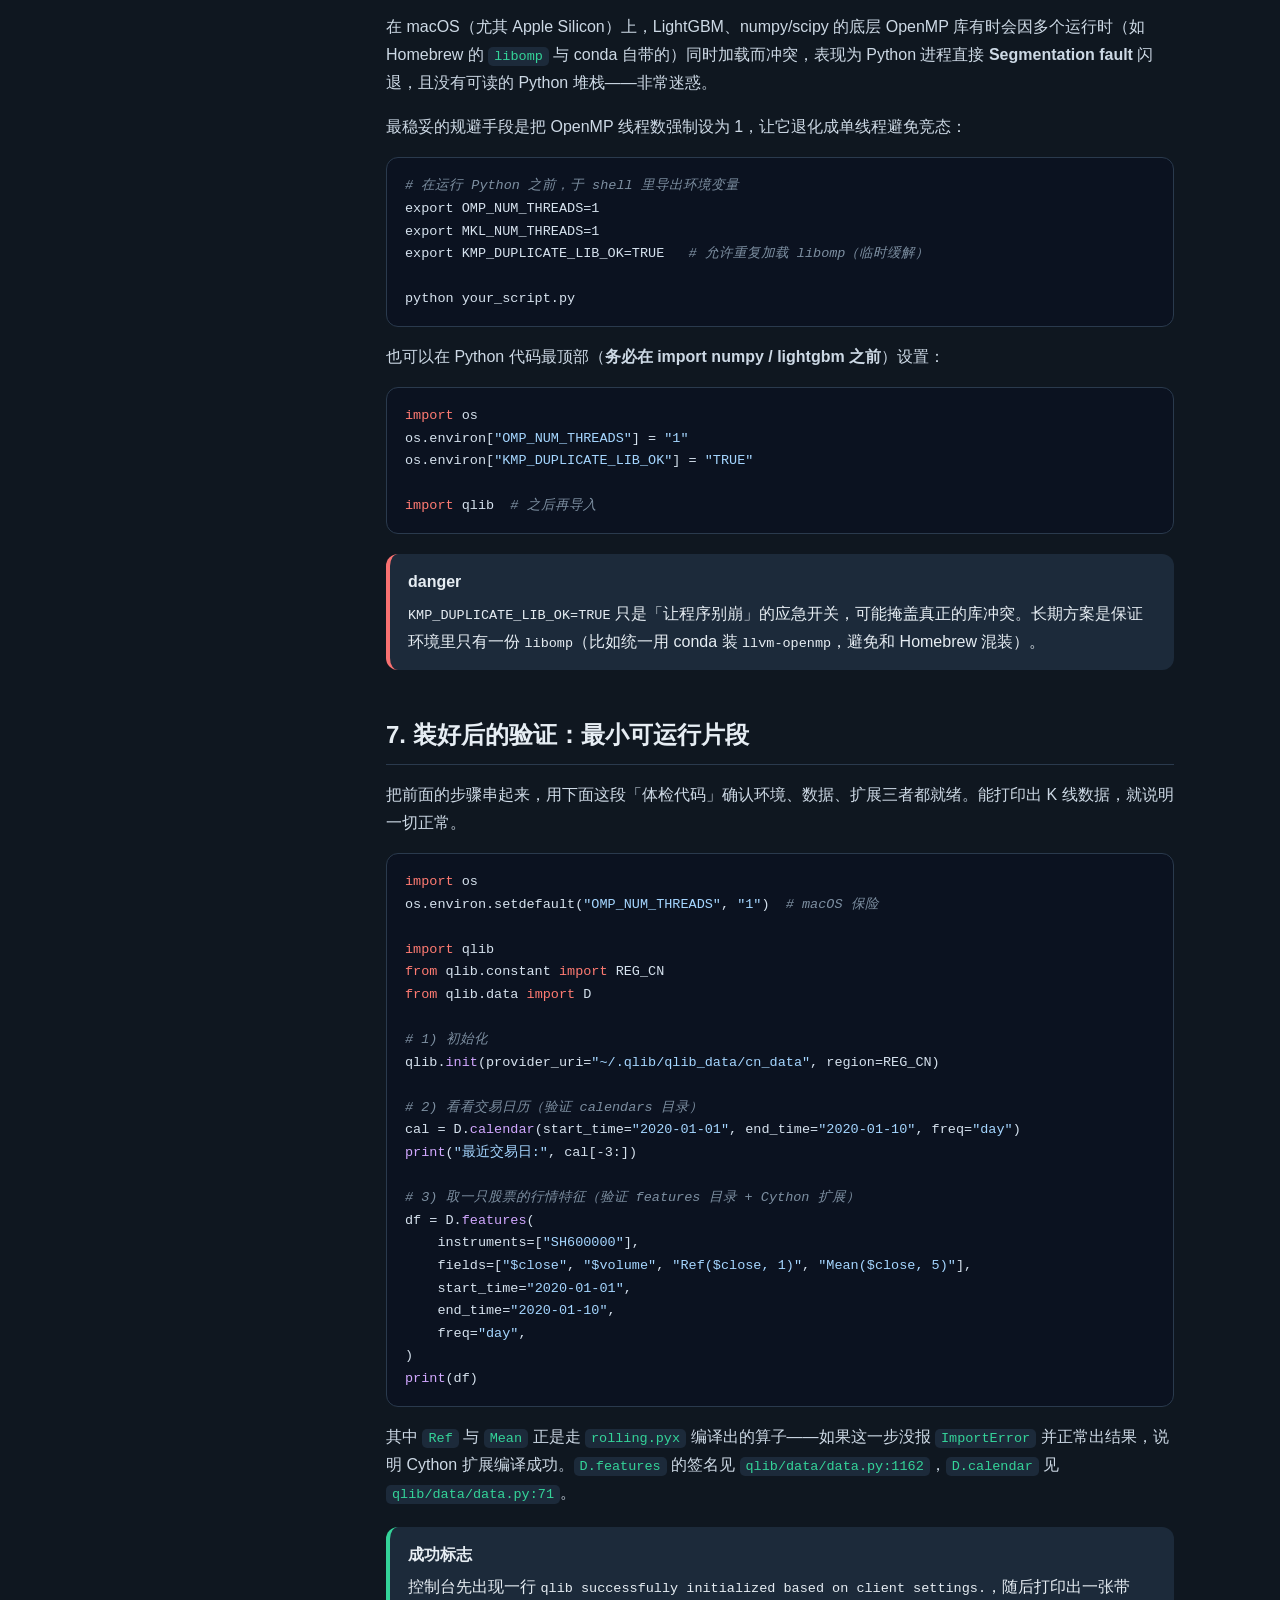
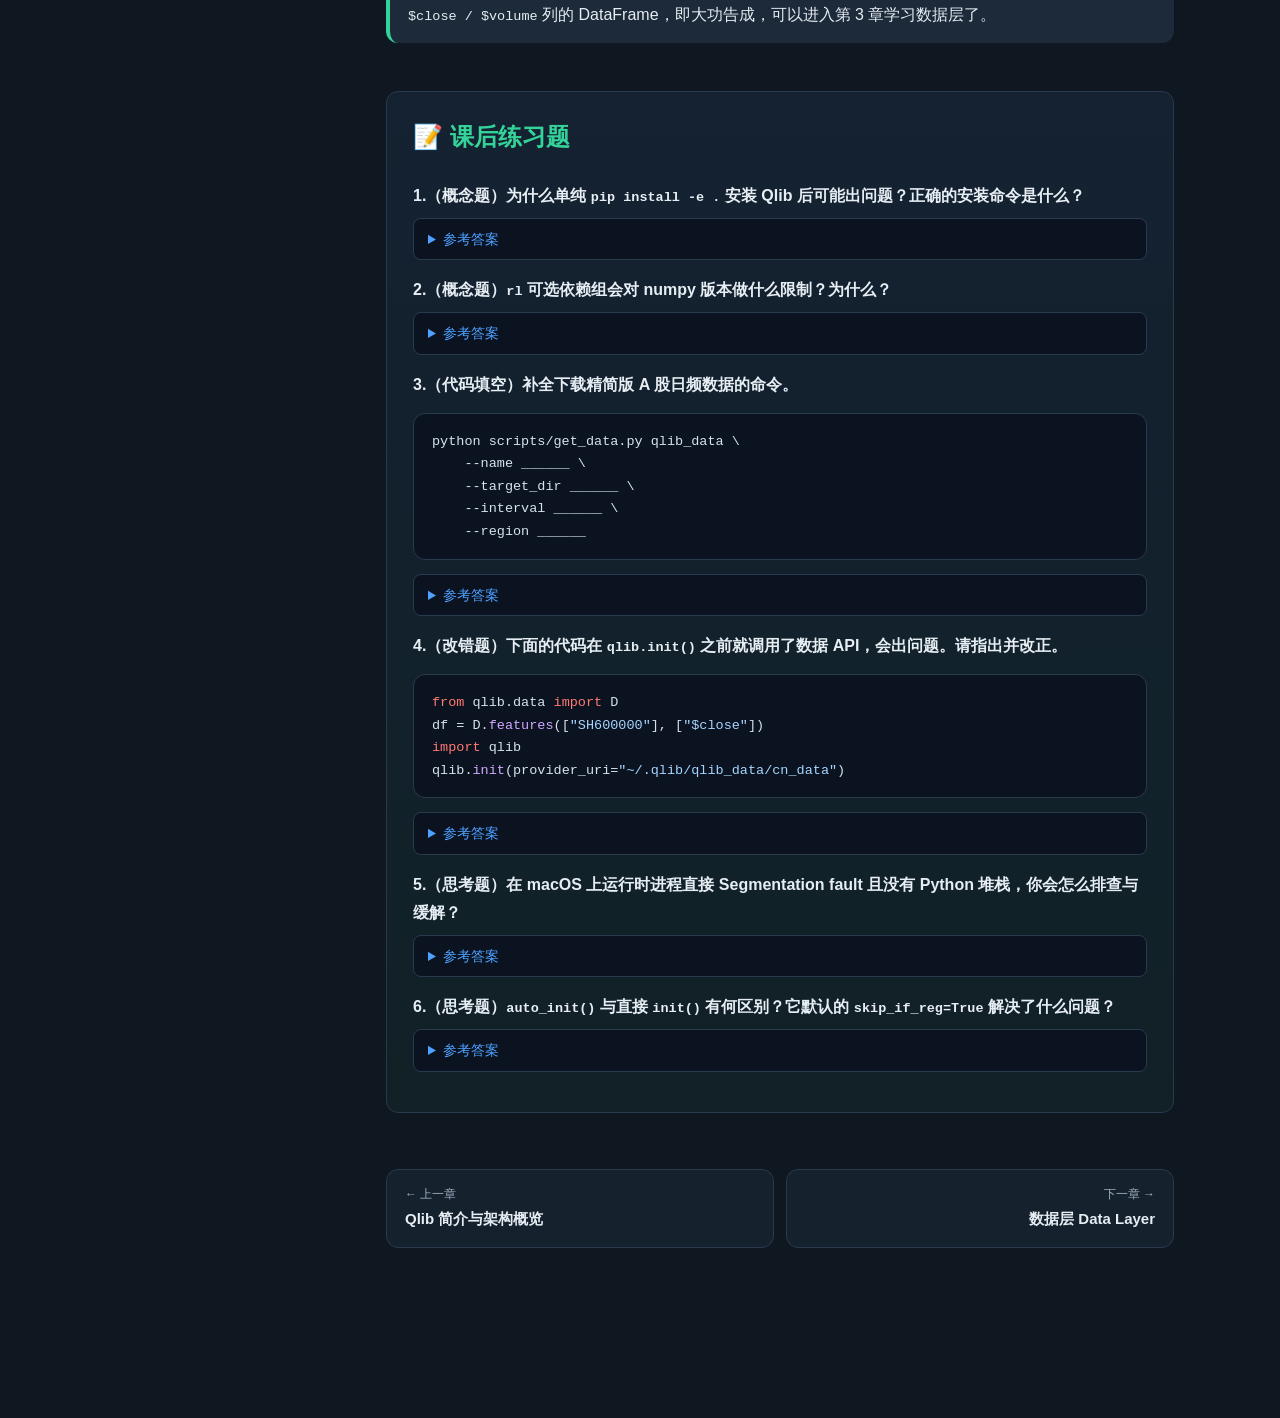
<file: study/ch02.html>
<!DOCTYPE html>
<html lang="zh-CN">
<head>
<meta charset="UTF-8">
<meta name="viewport" content="width=device-width, initial-scale=1.0">
<title>环境搭建与数据准备 · Qlib 学习教程</title>
<link rel="stylesheet" href="style.css">
</head>
<body>
<div class="layout">
  <aside class="sidebar">
    <h1>Qlib 教程</h1>
    <div class="sub">从入门到实战</div>
    <nav>
      <a href="index.html"><span class="num">home</span>首页</a>
      <a href="ch01.html"><span class="num">01</span>简介与架构</a>
      <a href="ch02.html" class="active"><span class="num">02</span>环境与数据</a>
      <a href="ch03.html"><span class="num">03</span>数据层</a>
      <a href="ch04.html"><span class="num">04</span>数据集与处理器</a>
      <a href="ch05.html"><span class="num">05</span>模型</a>
      <a href="ch06.html"><span class="num">06</span>策略与回测</a>
      <a href="ch07.html"><span class="num">07</span>工作流</a>
      <a href="ch08.html"><span class="num">08</span>综合实战</a>
    </nav>
  </aside>
  <main class="content">
    <span class="tag">CHAPTER 02</span>
    <h1>环境搭建与数据准备</h1>
    <p class="lead">工欲善其事，必先利其器。本章带你把 Qlib 在本机装好、把中国 A 股数据下好，并成功执行第一行 <code>qlib.init()</code>——为后续所有实战打下地基。</p>

    <h2>1. 为什么不能只用 pip install</h2>
    <p>很多人第一次接触 Qlib，习惯性地敲下 <code>pip install pyqlib</code> 或 <code>pip install -e .</code>，然后在计算滚动因子时莫名其妙地报错或者性能奇慢。原因藏在一个容易被忽略的细节里：<b>Qlib 的核心计算依赖两个用 Cython 写的 C++ 扩展</b>。</p>
    <p>打个比方：Qlib 的 Python 代码像一份「宜家家具的说明书」，而这两个 Cython 文件是「还没组装的木板」。<code>pip install</code> 只把说明书放进了你家，但木板（<code>.pyx</code> 源文件）还需要一台电锯（C++ 编译器）现场加工成能用的家具（<code>.so</code> 动态库）。这一步就是编译。</p>

    <p>这两个扩展位于 <code>qlib/data/_libs/</code>：</p>
    <div class="diagram"><pre>
qlib/data/_libs/
├── __init__.py
├── rolling.pyx      &lt;- 滚动窗口算子 (Rolling)，如 Ref/Mean/Std
└── expanding.pyx    &lt;- 扩展窗口算子 (Expanding)，如累计统计
</pre></div>

    <p>它们负责 Qlib 表达式引擎里最热的滚动/扩展窗口计算。<code>setup.py:9-24</code> 明确把它们声明为需要编译的 <code>Extension</code>，语言是 <code>c++</code>。而 <code>pyproject.toml</code> 的构建系统虽然列了 cython/numpy 依赖，但普通的 editable 安装并不会稳妥地触发这两个扩展的原地编译，因此仓库额外提供了 <code>Makefile</code> 来兜底。</p>

    <div class="callout"><span class="t">提示</span>判断扩展是否编译成功，最简单的办法是看 <code>qlib/data/_libs/</code> 目录下有没有出现 <code>rolling*.so</code> 和 <code>expanding*.so</code>（Windows 上是 <code>.pyd</code>）。有则说明「木板已组装」。</div>

    <h2>2. 用 Makefile 正确安装</h2>
    <p>Qlib 仓库根目录的 <code>Makefile</code> 把安装流程封装成了几个语义清晰的目标（target）。核心是理解 <code>prerequisite</code> 这个「先决步骤」——它专门负责编译上面那两个 Cython 扩展。</p>

    <p>看 <code>Makefile:61-69</code> 的逻辑（简化版）：如果目录里已存在 <code>.so</code> 就跳过，否则先装 <code>cython numpy</code>，再调用 setuptools 把 <code>rolling.pyx</code> / <code>expanding.pyx</code> 就地（<code>--inplace</code>）编译成动态库。</p>

    <pre><code><span class="cmt"># Makefile 中的关键目标组合</span>
<span class="fn">install</span>: prerequisite dependencies   <span class="cmt"># 编译扩展 + 以 editable 方式安装核心</span>
<span class="fn">dev</span>:     prerequisite all            <span class="cmt"># 编译扩展 + 安装全部可选依赖组</span></code></pre>

    <p>因此在你 <code>git clone</code> 仓库后，推荐这样安装（先建议用 conda 建一个干净环境）：</p>

    <pre><code><span class="cmt"># 1) 建一个隔离环境（Python 3.8~3.12 均可，见 pyproject.toml classifiers）</span>
conda create -n qlib python=3.10 -y
conda activate qlib

<span class="cmt"># 2) 进入仓库根目录</span>
cd /path/to/qlib

<span class="cmt"># 3) 只装核心（含扩展编译）——日常研究足够</span>
make install

<span class="cmt"># 或：连同 dev/lint/docs/test/analysis/rl 等全部可选依赖一起装</span>
make dev</code></pre>

    <div class="callout warn"><span class="t">陷阱</span>不要只跑 <code>pip install -e .</code> 就以为装好了。它对应的只是 <code>Makefile</code> 里的 <code>dependencies</code> 目标（<code>Makefile:76-77</code>），<b>缺了 <code>prerequisite</code> 编译步骤</b>。若你坚持用 pip，请务必先手动执行 <code>make prerequisite</code> 或运行 <code>python setup.py build_ext --inplace</code> 编译扩展。</div>

    <p>如果没有 <code>make</code>（例如某些 Windows 环境），可以手动复刻 <code>prerequisite</code> 的核心动作：</p>
    <pre><code>pip install --upgrade setuptools wheel cython numpy
python setup.py build_ext --inplace   <span class="cmt"># 生成 rolling.so / expanding.so</span>
pip install -e .</code></pre>

    <h2>3. 看懂可选依赖组</h2>
    <p>Qlib 把「非人人都需要」的依赖拆成了若干可选组，定义在 <code>pyproject.toml:59-108</code> 的 <code>[project.optional-dependencies]</code> 里。安装时用中括号选装，例如 <code>pip install -e .[rl]</code>。下面是各组用途速查：</p>

    <table>
      <thead><tr><th>组名</th><th>包含的关键依赖</th><th>什么时候需要</th></tr></thead>
      <tbody>
        <tr><td><code>dev</code></td><td>pytest, statsmodels</td><td>开发/跑单元测试</td></tr>
        <tr><td><code>rl</code></td><td>torch, tianshou&lt;=0.4.10, <b>numpy&lt;2.0.0</b></td><td>强化学习模块（如 order execution）</td></tr>
        <tr><td><code>lint</code></td><td>black, pylint, flake8, mypy</td><td>代码风格与静态检查</td></tr>
        <tr><td><code>docs</code></td><td>sphinx, sphinx_rtd_theme</td><td>本地构建文档</td></tr>
        <tr><td><code>test</code></td><td>yahooquery, baostock</td><td>PIT/数据抓取相关测试</td></tr>
        <tr><td><code>analysis</code></td><td>plotly, statsmodels</td><td>交互式绘图与分析报告</td></tr>
        <tr><td><code>client</code></td><td>python-socketio&lt;6, tables</td><td>连接远程数据服务（client 模式）</td></tr>
      </tbody>
    </table>

    <div class="callout danger"><span class="t">重点：torch 不是核心依赖</span>注意 <code>dependencies</code>（<code>pyproject.toml:27-57</code>）里<b>没有 torch</b>。深度学习模型属于 <code>rl</code> 组或需你自行安装。更要命的是 <code>rl</code> 组会把 <b>numpy 锁死在 &lt;2.0.0</b>（<code>pyproject.toml:70</code>）——因为 macOS 上部分 PyTorch 版本尚不完全支持 numpy 2.x。如果你既要跑 GBDT 又要跑神经网络，装 <code>rl</code> 组后就别再随手把 numpy 升级到 2.x 了，否则可能触发 ABI 不兼容的诡异崩溃。</div>

    <div class="callout tip"><span class="t">建议</span>只想快速上手 LightGBM/Alpha158 基线？<code>lightgbm</code> 已在核心依赖里，直接 <code>make install</code> 即可，无需任何可选组。等要玩深度模型时再 <code>pip install -e .[rl]</code>。</div>

    <h2>4. 下载数据</h2>
    <p>装好代码只是一半，Qlib 还需要「粮食」——历史行情数据。官方提供了打包好的中国 A 股日频数据，用 <code>scripts/get_data.py</code> 一键下载。这个脚本本质上是用 <code>fire</code> 把 <code>qlib.tests.data.GetData</code> 类暴露成命令行（见 <code>scripts/get_data.py:4-8</code>）。</p>

    <pre><code><span class="cmt"># 下载精简版中国 A 股日线数据（体积小，适合入门）</span>
python scripts/get_data.py qlib_data \
    --name qlib_data_simple \
    --target_dir ~/.qlib/qlib_data/cn_data \
    --interval 1d \
    --region cn</code></pre>

    <p>参数逐一对照 <code>GetData.qlib_data</code> 的签名（<code>qlib/tests/data.py:153-161</code>）：</p>
    <ul>
      <li><code>--name qlib_data_simple</code>：数据集名称。可选 <code>qlib_data</code>（全量）或 <code>qlib_data_simple</code>（精简版，下载更快）。</li>
      <li><code>--target_dir ~/.qlib/qlib_data/cn_data</code>：数据落盘目录，也是后面 <code>init</code> 的 <code>provider_uri</code>。</li>
      <li><code>--interval 1d</code>：频率，日频。也支持 <code>1min</code> 分钟线（目录名通常用 <code>cn_data_1min</code>）。</li>
      <li><code>--region cn</code>：区域，中国 A 股。美股用 <code>us</code>。</li>
    </ul>

    <div class="diagram"><pre>
~/.qlib/qlib_data/cn_data/     &lt;- 这就是 provider_uri
├── calendars/                 &lt;- 交易日历
├── instruments/               &lt;- 股票池 (all / csi300 / csi500 ...)
└── features/                  &lt;- 每只股票的 $close/$volume 等二进制特征
</pre></div>

    <div class="callout warn"><span class="t">注意</span><code>qlib_data</code> 默认会先删除 <code>target_dir</code> 下已存在的旧数据（<code>delete_old=True</code>），再解压新数据。若你担心误删，可加 <code>--exists_skip True</code> 让已存在时跳过下载（<code>qlib/tests/data.py:194</code>）。数据默认放在 <code>~/.qlib/qlib_data/</code> 下，记住这个约定路径，几乎所有教程与示例配置都以它为默认 <code>provider_uri</code>。</div>

    <h2>5. 初始化 qlib.init()</h2>
    <p>数据到位后，任何 Qlib 的数据/模型 API 都必须在一次成功的 <code>qlib.init()</code> 之后才能使用。可以把 <code>init</code> 理解成「开机」：它读取配置、注册 provider、把 <code>provider_uri</code> 指向的数据目录挂上，之后 <code>D.features</code>、模型训练、回测才认得数据在哪。</p>

    <pre><code><span class="kw">import</span> qlib
<span class="kw">from</span> qlib.constant <span class="kw">import</span> REG_CN

qlib.<span class="fn">init</span>(
    provider_uri=<span class="str">"~/.qlib/qlib_data/cn_data"</span>,  <span class="cmt"># 就是刚才 target_dir</span>
    region=REG_CN,                             <span class="cmt"># "cn"，见 qlib/constant.py:10</span>
)</code></pre>

    <p><code>init</code> 定义在 <code>qlib/__init__.py:25</code>。它会遍历 <code>provider_uri</code>，对本地路径检查是否存在（不存在会打印 error 提示，<code>qlib/__init__.py:65-72</code>），最后调用 <code>C.register()</code> 完成注册，并打印 <code>qlib successfully initialized</code>。</p>

    <p>除了直接调 <code>init</code>，源码里还提供了两个更省心的入口：</p>
    <ul>
      <li><code>init_from_yaml_conf(conf_path)</code>（<code>qlib/__init__.py:188</code>）：从一个 YAML 配置文件读取参数再 <code>init</code>。工作流（<code>qrun</code>）走的就是这条路。</li>
      <li><code>auto_init()</code>（<code>qlib/__init__.py:243</code>）：自动向上查找项目里的 <code>config.yaml</code> 并据此初始化；找不到就用默认配置。它默认带 <code>skip_if_reg=True</code>，即「已初始化过就跳过」，方便在脚本被多次导入时避免重复注册导致的 recorder 丢失。</li>
    </ul>

    <div class="callout"><span class="t">提示</span><code>init</code> 里的 <code>skip_if_reg</code> 参数（<code>qlib/__init__.py:47-52</code>）很实用：在一次实验 <code>R.start</code> 运行途中若不小心再次 <code>init</code>，会丢失当前 recorder；设为 True 可跳过重复初始化保护现场。</div>

    <h2>6. macOS 上的 OpenMP 坑</h2>
    <p>在 macOS（尤其 Apple Silicon）上，LightGBM、numpy/scipy 的底层 OpenMP 库有时会因多个运行时（如 Homebrew 的 <code>libomp</code> 与 conda 自带的）同时加载而冲突，表现为 Python 进程直接 <b>Segmentation fault</b> 闪退，且没有可读的 Python 堆栈——非常迷惑。</p>

    <p>最稳妥的规避手段是把 OpenMP 线程数强制设为 1，让它退化成单线程避免竞态：</p>
    <pre><code><span class="cmt"># 在运行 Python 之前，于 shell 里导出环境变量</span>
export OMP_NUM_THREADS=1
export MKL_NUM_THREADS=1
export KMP_DUPLICATE_LIB_OK=TRUE   <span class="cmt"># 允许重复加载 libomp（临时缓解）</span>

python your_script.py</code></pre>

    <p>也可以在 Python 代码最顶部（<b>务必在 import numpy / lightgbm 之前</b>）设置：</p>
    <pre><code><span class="kw">import</span> os
os.environ[<span class="str">"OMP_NUM_THREADS"</span>] = <span class="str">"1"</span>
os.environ[<span class="str">"KMP_DUPLICATE_LIB_OK"</span>] = <span class="str">"TRUE"</span>

<span class="kw">import</span> qlib  <span class="cmt"># 之后再导入</span></code></pre>

    <div class="callout danger"><span class="t">danger</span><code>KMP_DUPLICATE_LIB_OK=TRUE</code> 只是「让程序别崩」的应急开关，可能掩盖真正的库冲突。长期方案是保证环境里只有一份 <code>libomp</code>（比如统一用 conda 装 <code>llvm-openmp</code>，避免和 Homebrew 混装）。</div>

    <h2>7. 装好后的验证：最小可运行片段</h2>
    <p>把前面的步骤串起来，用下面这段「体检代码」确认环境、数据、扩展三者都就绪。能打印出 K 线数据，就说明一切正常。</p>

    <pre><code><span class="kw">import</span> os
os.environ.setdefault(<span class="str">"OMP_NUM_THREADS"</span>, <span class="str">"1"</span>)  <span class="cmt"># macOS 保险</span>

<span class="kw">import</span> qlib
<span class="kw">from</span> qlib.constant <span class="kw">import</span> REG_CN
<span class="kw">from</span> qlib.data <span class="kw">import</span> D

<span class="cmt"># 1) 初始化</span>
qlib.<span class="fn">init</span>(provider_uri=<span class="str">"~/.qlib/qlib_data/cn_data"</span>, region=REG_CN)

<span class="cmt"># 2) 看看交易日历（验证 calendars 目录）</span>
cal = D.<span class="fn">calendar</span>(start_time=<span class="str">"2020-01-01"</span>, end_time=<span class="str">"2020-01-10"</span>, freq=<span class="str">"day"</span>)
<span class="fn">print</span>(<span class="str">"最近交易日:"</span>, cal[-3:])

<span class="cmt"># 3) 取一只股票的行情特征（验证 features 目录 + Cython 扩展）</span>
df = D.<span class="fn">features</span>(
    instruments=[<span class="str">"SH600000"</span>],
    fields=[<span class="str">"$close"</span>, <span class="str">"$volume"</span>, <span class="str">"Ref($close, 1)"</span>, <span class="str">"Mean($close, 5)"</span>],
    start_time=<span class="str">"2020-01-01"</span>,
    end_time=<span class="str">"2020-01-10"</span>,
    freq=<span class="str">"day"</span>,
)
<span class="fn">print</span>(df)</code></pre>

    <p>其中 <code>Ref</code> 与 <code>Mean</code> 正是走 <code>rolling.pyx</code> 编译出的算子——如果这一步没报 <code>ImportError</code> 并正常出结果，说明 Cython 扩展编译成功。<code>D.features</code> 的签名见 <code>qlib/data/data.py:1162</code>，<code>D.calendar</code> 见 <code>qlib/data/data.py:71</code>。</p>

    <div class="callout tip"><span class="t">成功标志</span>控制台先出现一行 <code>qlib successfully initialized based on client settings.</code>，随后打印出一张带 <code>$close / $volume</code> 列的 DataFrame，即大功告成，可以进入第 3 章学习数据层了。</div>

    <div class="exercises">
      <h2>📝 课后练习题</h2>

      <div class="q"><b>1.（概念题）为什么单纯 <code>pip install -e .</code> 安装 Qlib 后可能出问题？正确的安装命令是什么？</b>
        <details><summary>参考答案</summary><div class="a">因为 Qlib 依赖两个 Cython 编写的 C++ 扩展 <code>rolling.pyx</code> 和 <code>expanding.pyx</code>（位于 <code>qlib/data/_libs/</code>），它们承担滚动/扩展窗口计算。<code>pip install -e .</code> 只对应 Makefile 的 <code>dependencies</code> 目标，缺少编译扩展的 <code>prerequisite</code> 步骤。正确做法是 <code>make install</code>（= prerequisite + dependencies）或 <code>make dev</code>；无 make 时先 <code>python setup.py build_ext --inplace</code> 再 <code>pip install -e .</code>。</div></details>
      </div>

      <div class="q"><b>2.（概念题）<code>rl</code> 可选依赖组会对 numpy 版本做什么限制？为什么？</b>
        <details><summary>参考答案</summary><div class="a">见 <code>pyproject.toml:67-71</code>，<code>rl</code> 组把 numpy 锁在 <code>&lt;2.0.0</code>，并安装 <code>torch</code> 与 <code>tianshou&lt;=0.4.10</code>。原因是在 macOS 上部分 PyTorch 版本不完全支持 numpy 2.x，为避免 ABI 冲突而降版。此外 torch 并不在核心 <code>dependencies</code> 里，是可选依赖。</div></details>
      </div>

      <div class="q"><b>3.（代码填空）补全下载精简版 A 股日频数据的命令。</b>
        <pre><code>python scripts/get_data.py qlib_data \
    --name ______ \
    --target_dir ______ \
    --interval ______ \
    --region ______</code></pre>
        <details><summary>参考答案</summary><div class="a"><code>--name qlib_data_simple</code>、<code>--target_dir ~/.qlib/qlib_data/cn_data</code>、<code>--interval 1d</code>、<code>--region cn</code>。数据默认落在 <code>~/.qlib/qlib_data/</code>，其中 <code>target_dir</code> 即后续 <code>init</code> 的 <code>provider_uri</code>。</div></details>
      </div>

      <div class="q"><b>4.（改错题）下面的代码在 <code>qlib.init()</code> 之前就调用了数据 API，会出问题。请指出并改正。</b>
        <pre><code><span class="kw">from</span> qlib.data <span class="kw">import</span> D
df = D.<span class="fn">features</span>([<span class="str">"SH600000"</span>], [<span class="str">"$close"</span>])
<span class="kw">import</span> qlib
qlib.<span class="fn">init</span>(provider_uri=<span class="str">"~/.qlib/qlib_data/cn_data"</span>)</code></pre>
        <details><summary>参考答案</summary><div class="a">任何数据/模型 API 都必须在成功 <code>qlib.init()</code> 之后调用。应先 <code>import qlib</code> 并 <code>qlib.init(provider_uri=..., region=REG_CN)</code>，再调用 <code>D.features(...)</code>。此外最好显式传入 <code>region=REG_CN</code>。</div></details>
      </div>

      <div class="q"><b>5.（思考题）在 macOS 上运行时进程直接 Segmentation fault 且没有 Python 堆栈，你会怎么排查与缓解？</b>
        <details><summary>参考答案</summary><div class="a">大概率是 OpenMP 库（libomp）被多个运行时重复加载引发的冲突。应急手段：在启动前设 <code>OMP_NUM_THREADS=1</code>、<code>MKL_NUM_THREADS=1</code>，必要时 <code>KMP_DUPLICATE_LIB_OK=TRUE</code>（在 import numpy/lightgbm 之前设置）。根治方案是保证环境只存在一份 libomp，例如统一用 conda 的 <code>llvm-openmp</code>，避免与 Homebrew 混装。</div></details>
      </div>

      <div class="q"><b>6.（思考题）<code>auto_init()</code> 与直接 <code>init()</code> 有何区别？它默认的 <code>skip_if_reg=True</code> 解决了什么问题？</b>
        <details><summary>参考答案</summary><div class="a"><code>auto_init()</code>（<code>qlib/__init__.py:243</code>）会向上查找项目里的 <code>config.yaml</code> 并据此初始化，找不到才退回默认 <code>init</code>，适合项目化脚本免手写路径。它默认 <code>skip_if_reg=True</code>：若 Qlib 已注册过则跳过重复初始化，避免在实验 <code>R.start</code> 运行中被再次 init 而丢失当前 recorder。</div></details>
      </div>
    </div>

    <div class="pager">
      <a class="prev" href="ch01.html"><span class="lbl">← 上一章</span><span class="ttl">Qlib 简介与架构概览</span></a>
      <a class="next" href="ch03.html"><span class="lbl">下一章 →</span><span class="ttl">数据层 Data Layer</span></a>
    </div>
  </main>
</div>
</body>
</html>
</file>
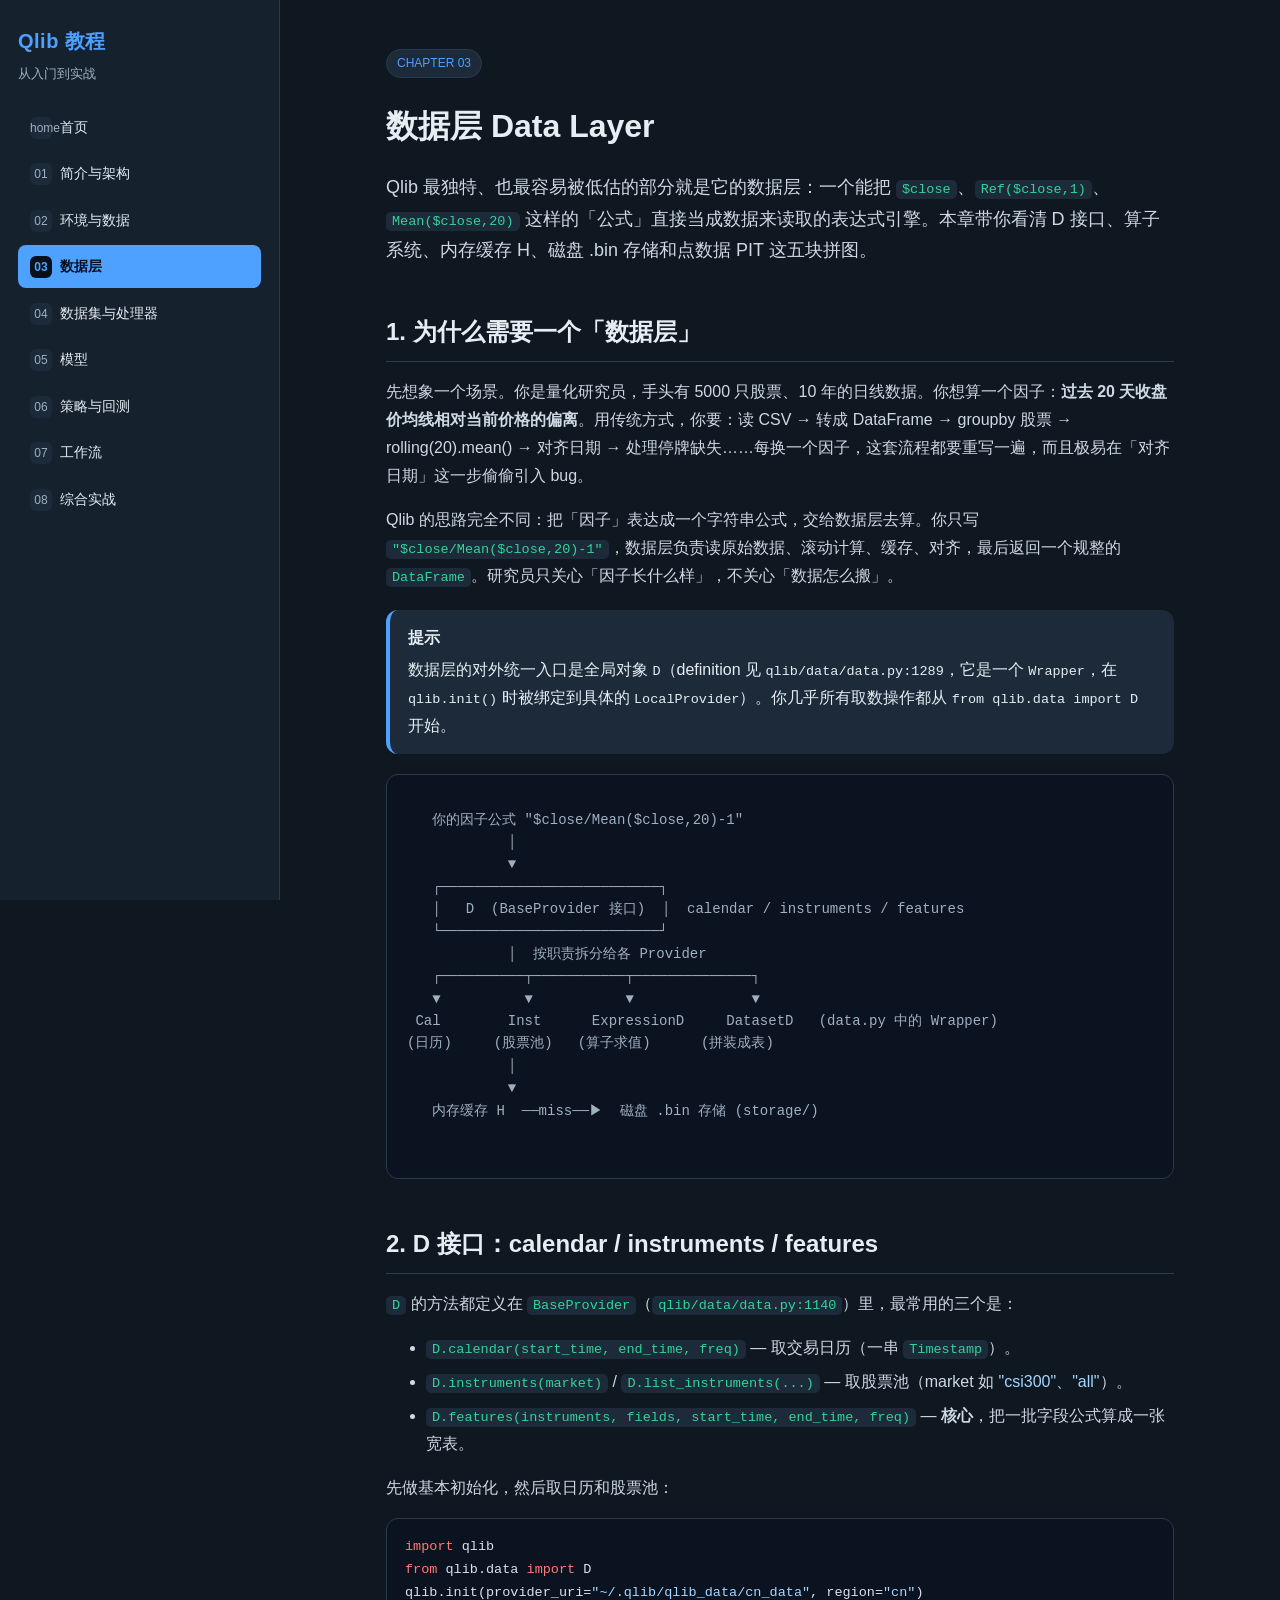
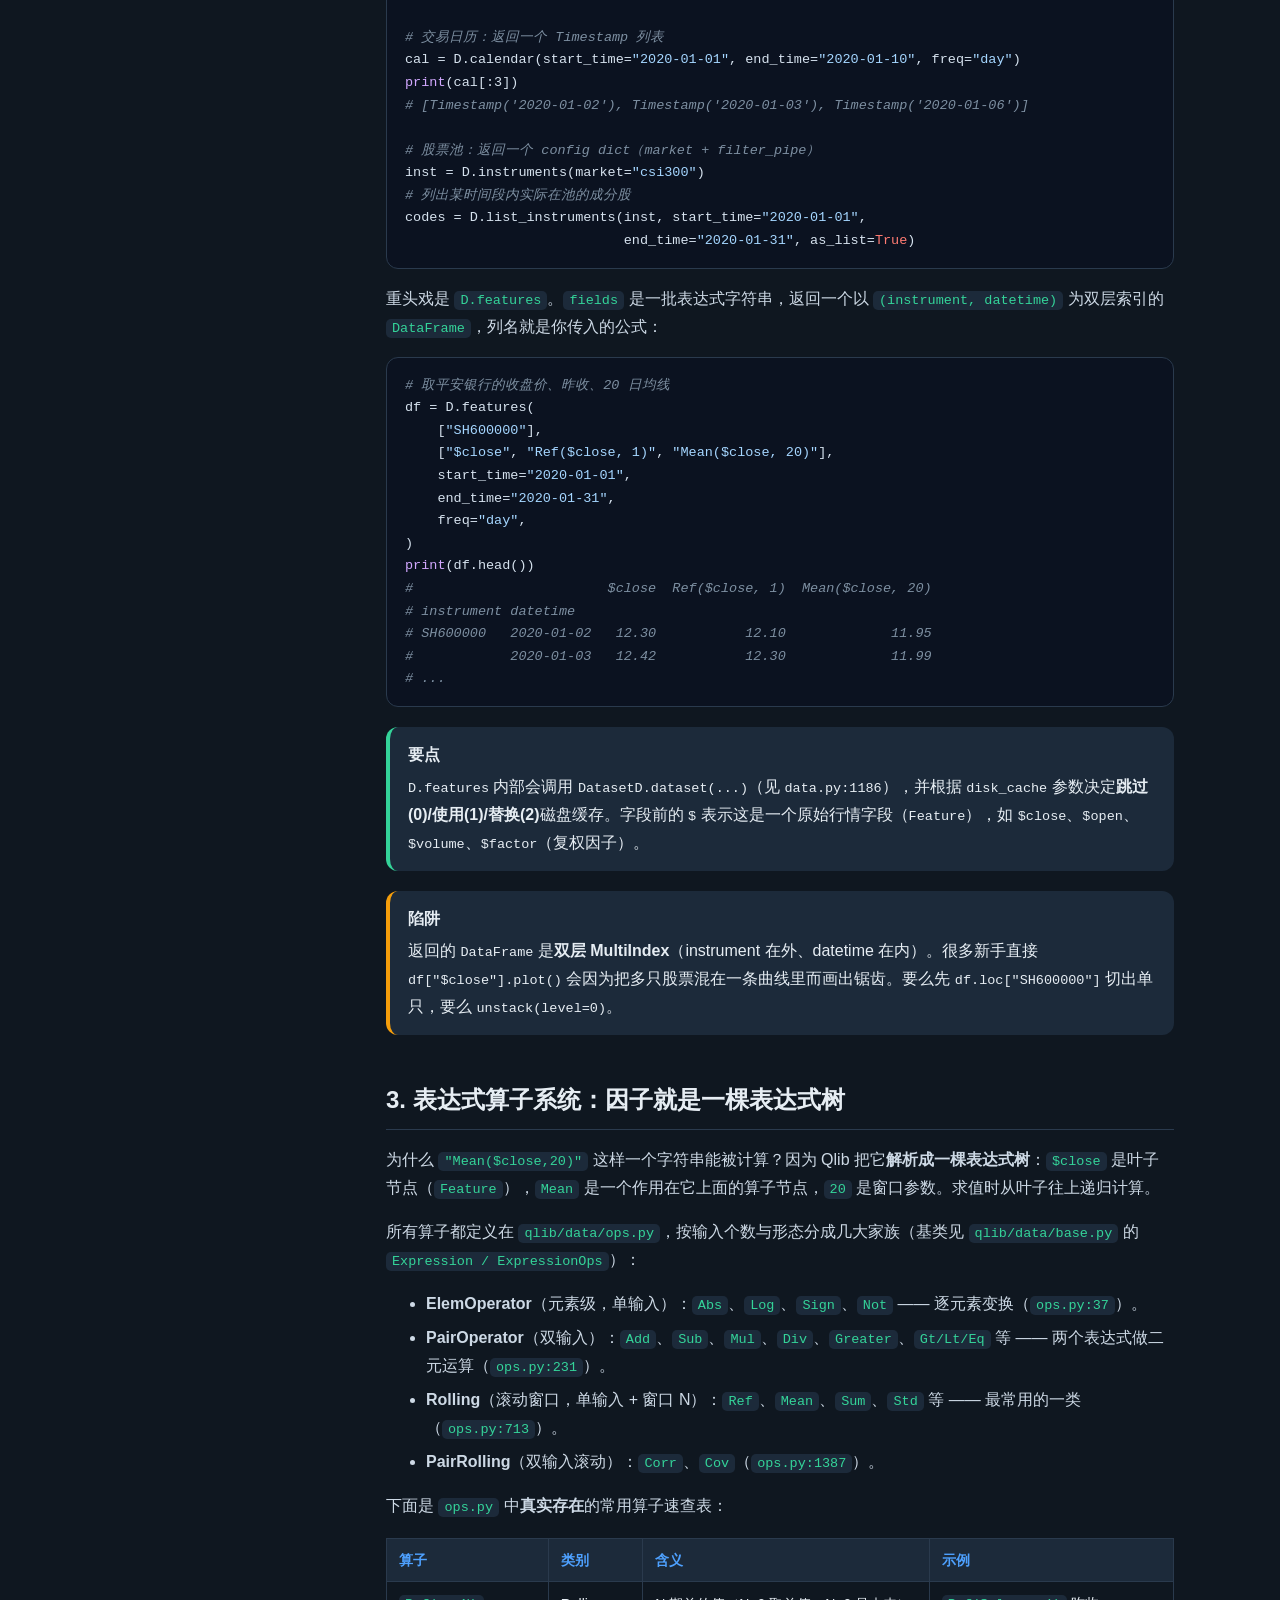
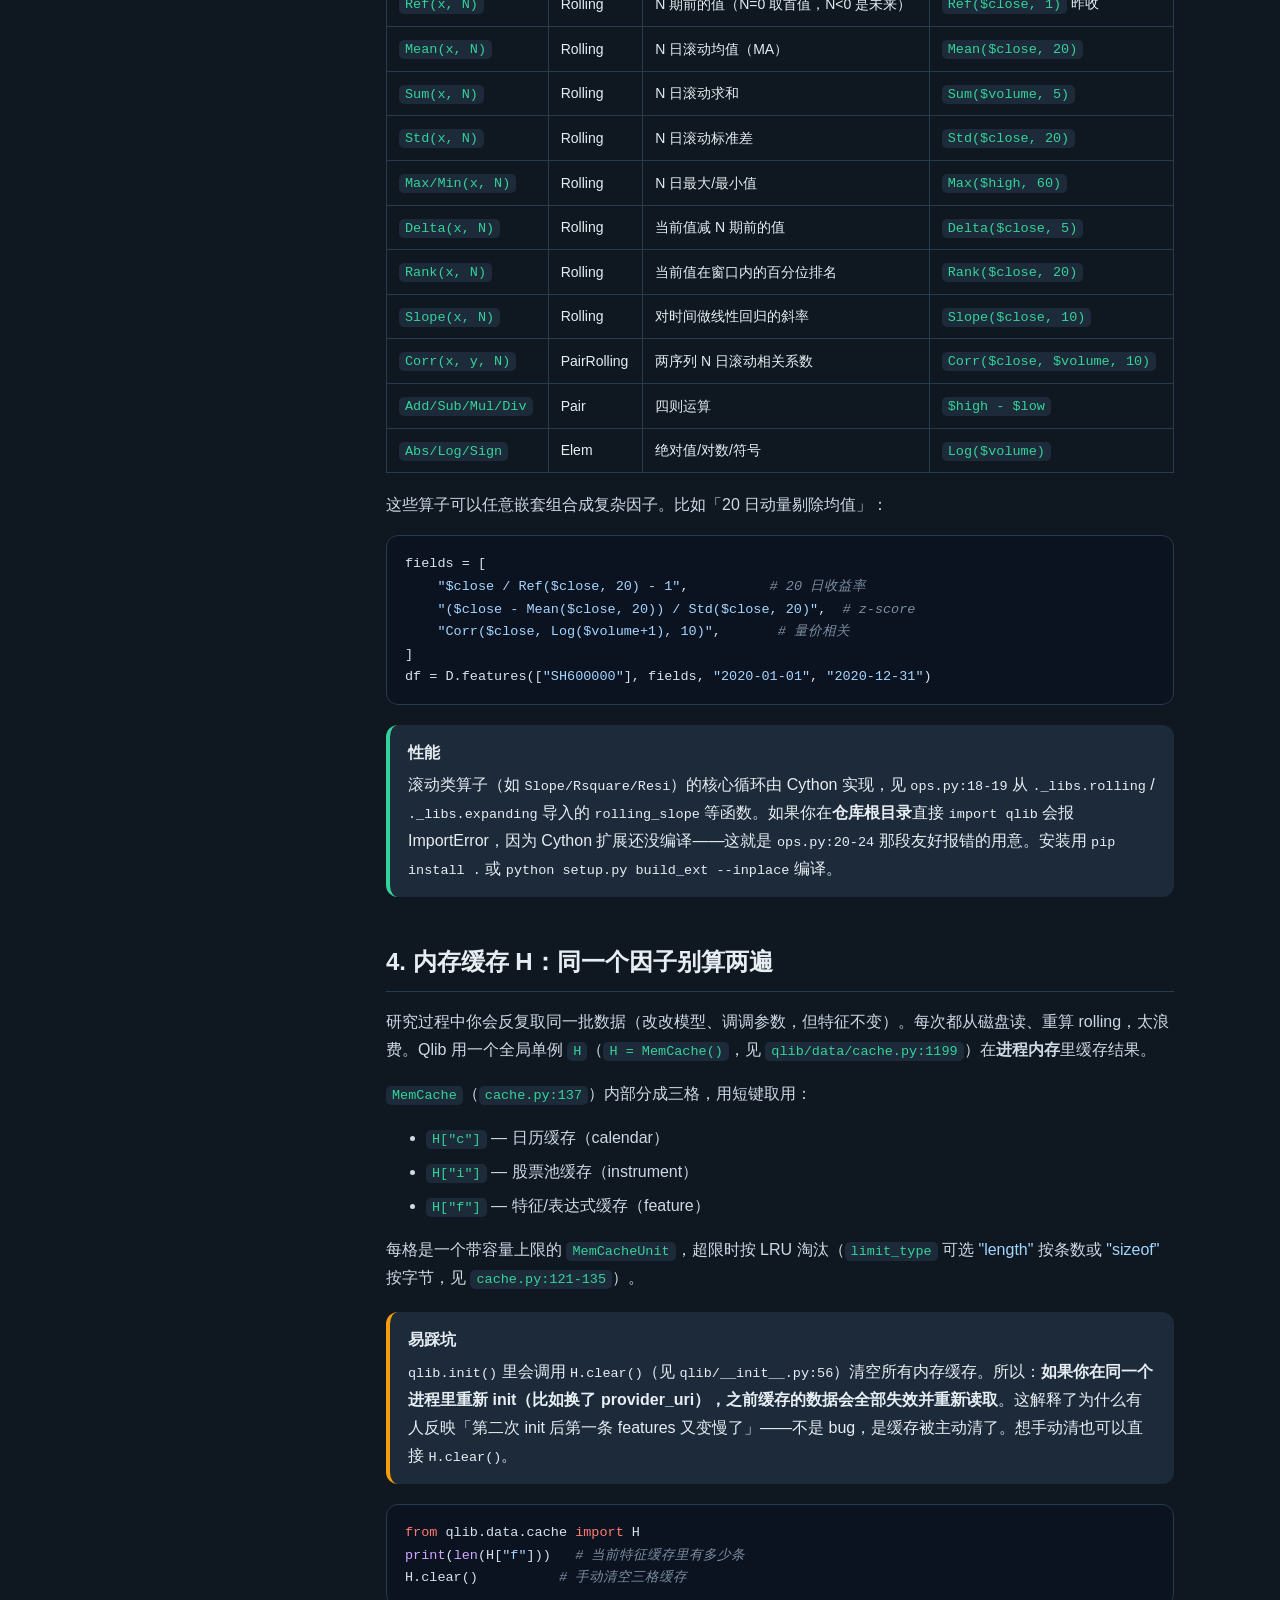
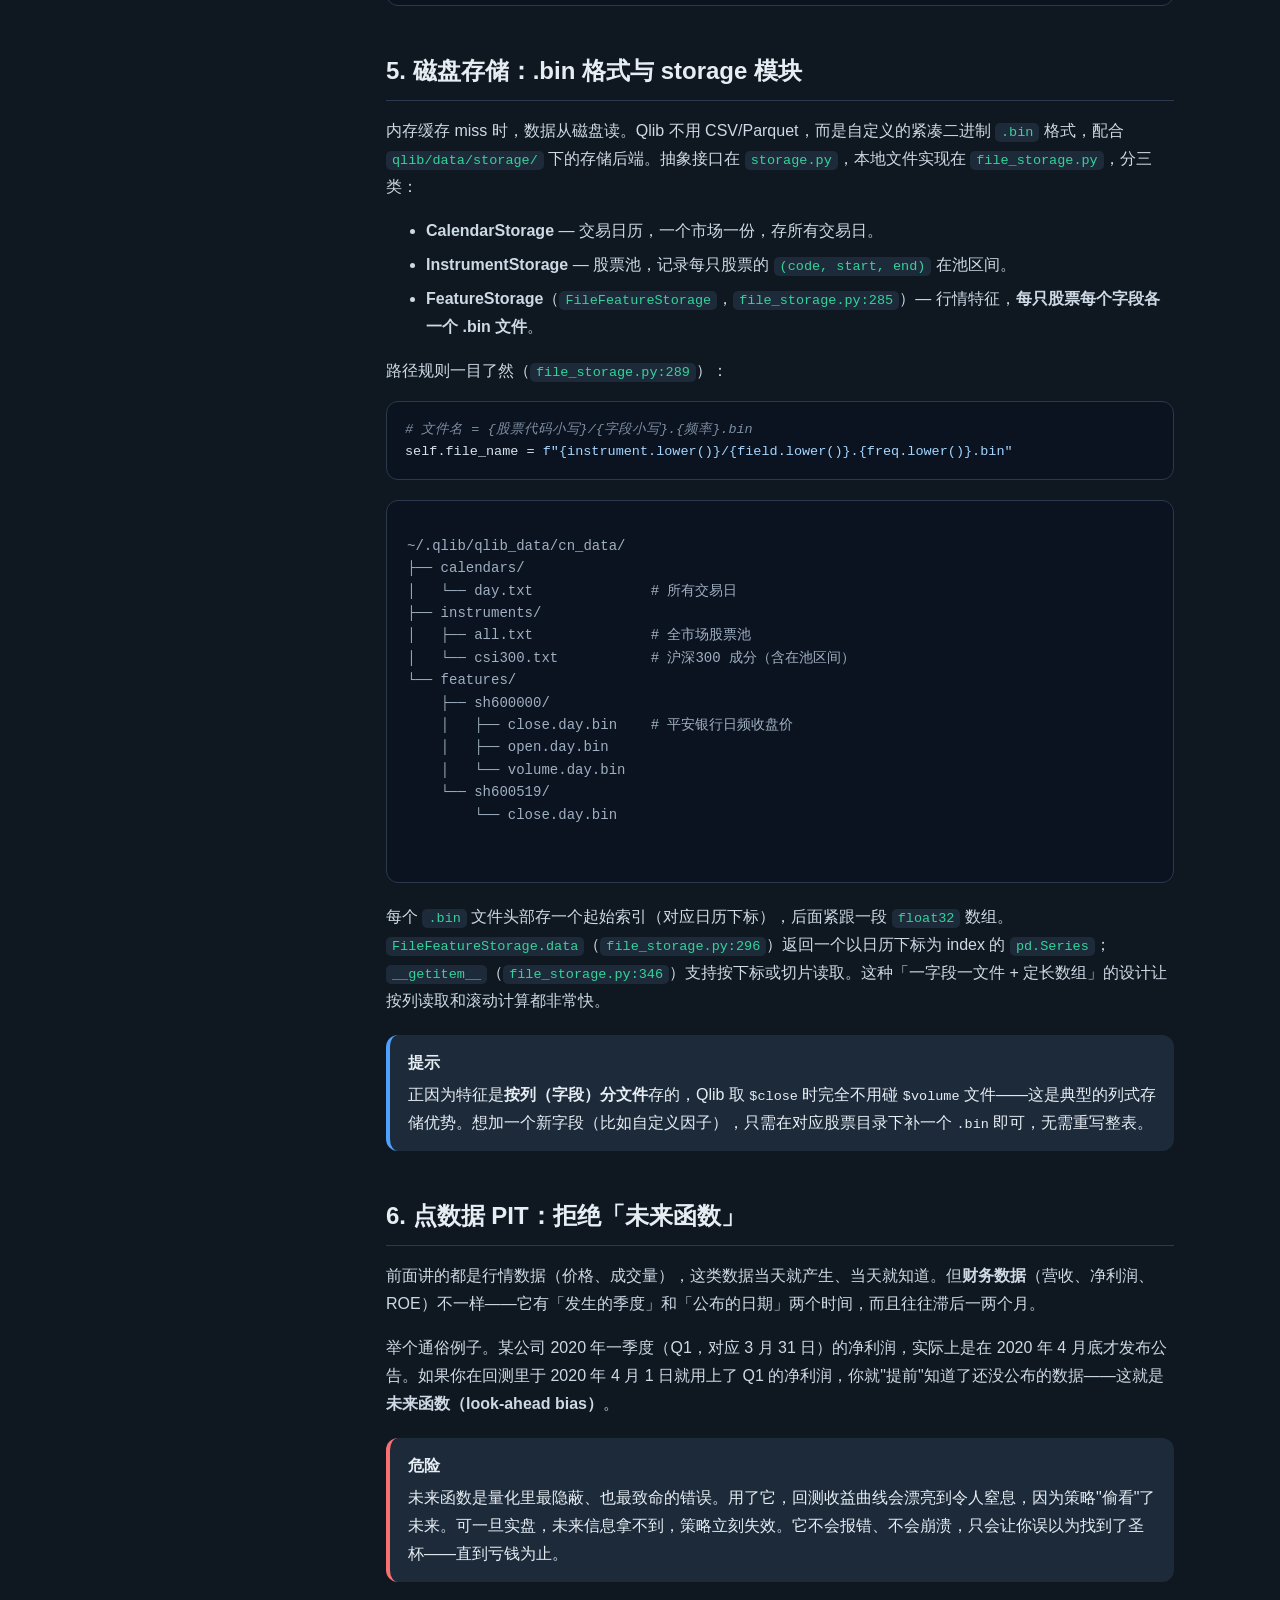
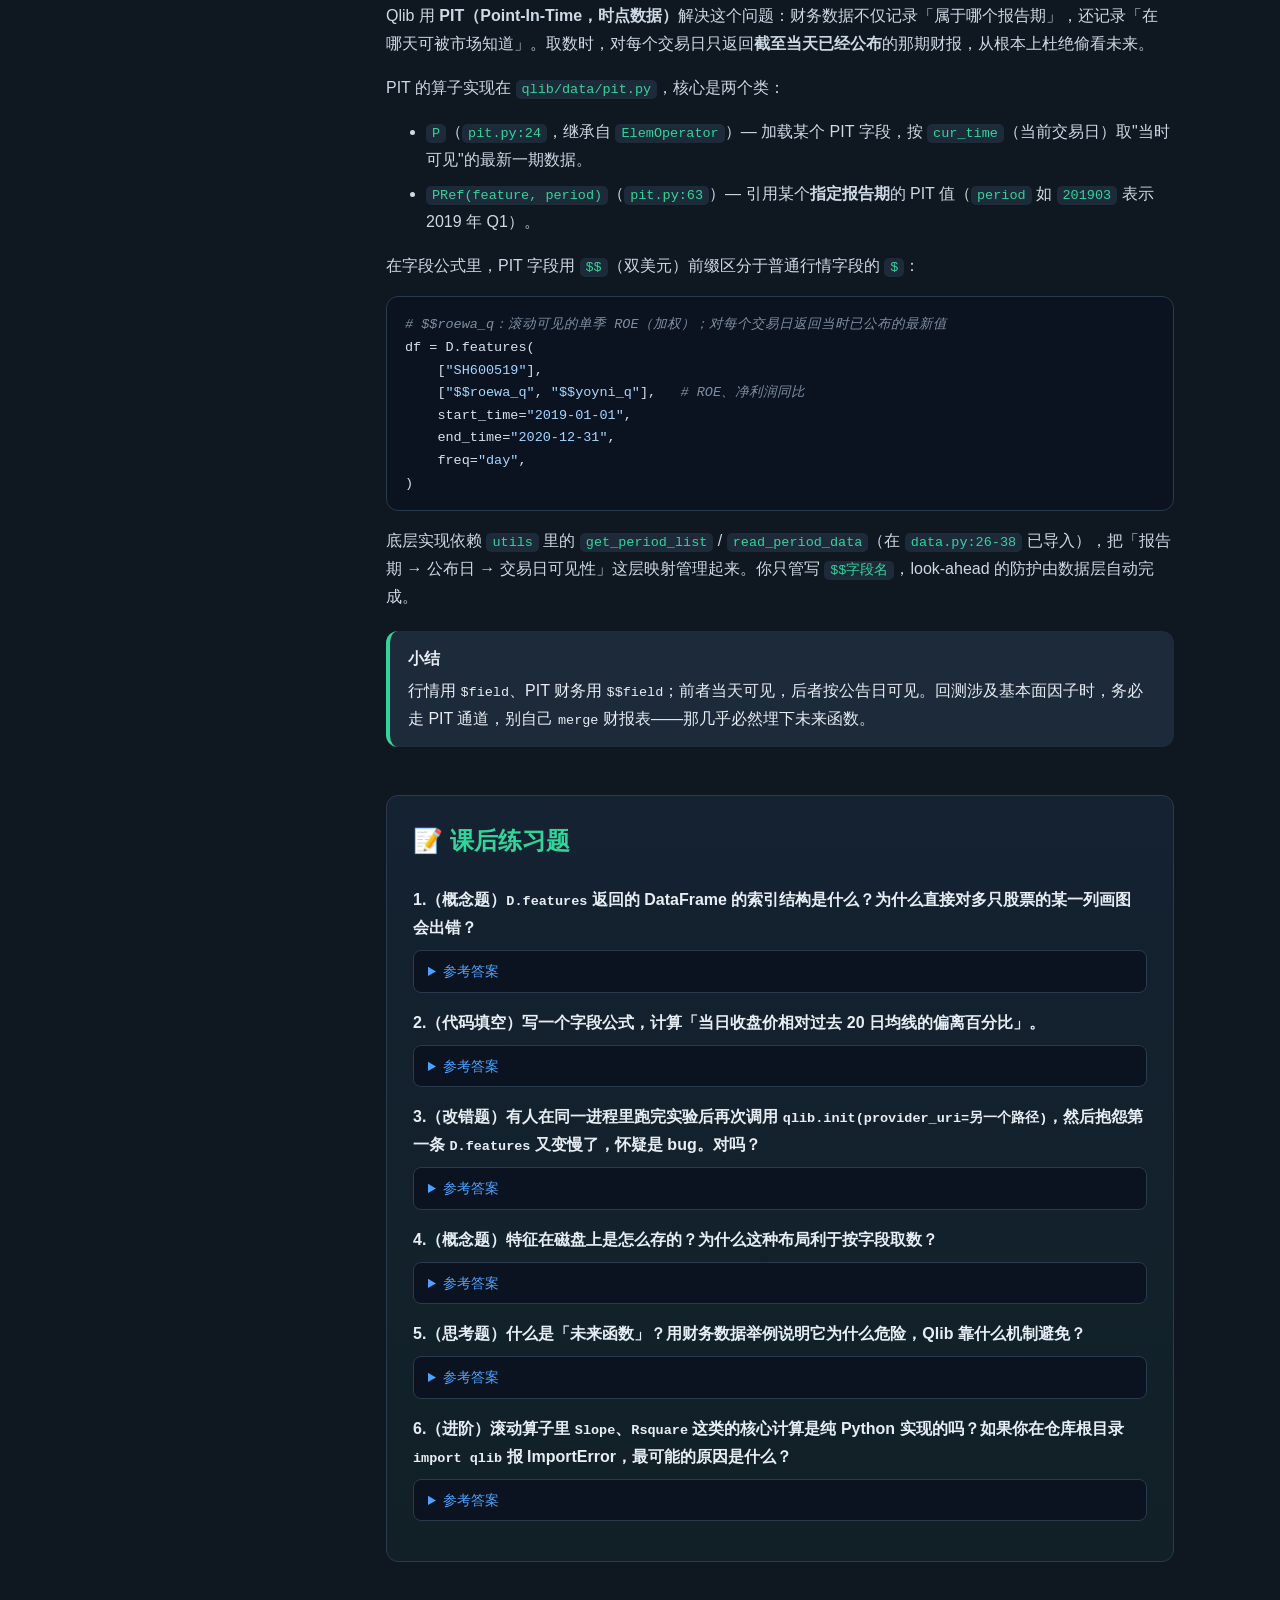
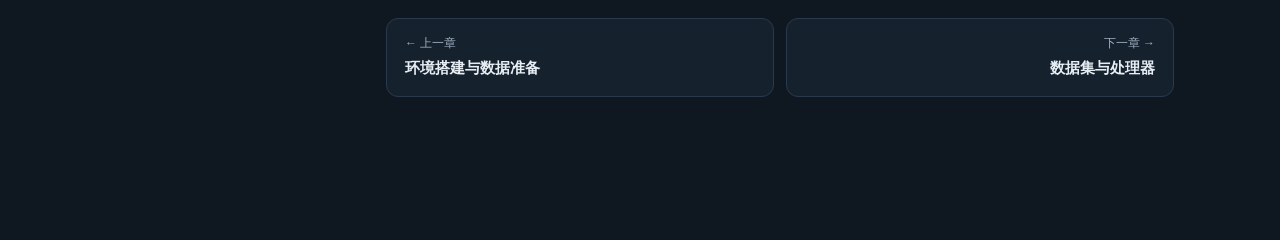
<file: study/ch03.html>
<!DOCTYPE html>
<html lang="zh-CN">
<head>
<meta charset="UTF-8">
<meta name="viewport" content="width=device-width, initial-scale=1.0">
<title>数据层 Data Layer · Qlib 学习教程</title>
<link rel="stylesheet" href="style.css">
</head>
<body>
<div class="layout">
  <aside class="sidebar">
    <h1>Qlib 教程</h1>
    <div class="sub">从入门到实战</div>
    <nav>
      <a href="index.html"><span class="num">home</span>首页</a>
      <a href="ch01.html"><span class="num">01</span>简介与架构</a>
      <a href="ch02.html"><span class="num">02</span>环境与数据</a>
      <a href="ch03.html" class="active"><span class="num">03</span>数据层</a>
      <a href="ch04.html"><span class="num">04</span>数据集与处理器</a>
      <a href="ch05.html"><span class="num">05</span>模型</a>
      <a href="ch06.html"><span class="num">06</span>策略与回测</a>
      <a href="ch07.html"><span class="num">07</span>工作流</a>
      <a href="ch08.html"><span class="num">08</span>综合实战</a>
    </nav>
  </aside>
  <main class="content">
    <span class="tag">CHAPTER 03</span>
    <h1>数据层 Data Layer</h1>
    <p class="lead">Qlib 最独特、也最容易被低估的部分就是它的数据层：一个能把 <code>$close</code>、<code>Ref($close,1)</code>、<code>Mean($close,20)</code> 这样的「公式」直接当成数据来读取的表达式引擎。本章带你看清 D 接口、算子系统、内存缓存 H、磁盘 .bin 存储和点数据 PIT 这五块拼图。</p>

    <h2>1. 为什么需要一个「数据层」</h2>
    <p>先想象一个场景。你是量化研究员，手头有 5000 只股票、10 年的日线数据。你想算一个因子：<b>过去 20 天收盘价均线相对当前价格的偏离</b>。用传统方式，你要：读 CSV → 转成 DataFrame → groupby 股票 → rolling(20).mean() → 对齐日期 → 处理停牌缺失……每换一个因子，这套流程都要重写一遍，而且极易在「对齐日期」这一步偷偷引入 bug。</p>
    <p>Qlib 的思路完全不同：把「因子」表达成一个字符串公式，交给数据层去算。你只写 <code>"$close/Mean($close,20)-1"</code>，数据层负责读原始数据、滚动计算、缓存、对齐，最后返回一个规整的 <code>DataFrame</code>。研究员只关心「因子长什么样」，不关心「数据怎么搬」。</p>

    <div class="callout"><span class="t">提示</span>
    数据层的对外统一入口是全局对象 <code>D</code>（definition 见 <code>qlib/data/data.py:1289</code>，它是一个 <code>Wrapper</code>，在 <code>qlib.init()</code> 时被绑定到具体的 <code>LocalProvider</code>）。你几乎所有取数操作都从 <code>from qlib.data import D</code> 开始。
    </div>

    <div class="diagram"><pre>
   你的因子公式 "$close/Mean($close,20)-1"
            │
            ▼
   ┌──────────────────────────┐
   │   D  (BaseProvider 接口)  │  calendar / instruments / features
   └──────────────────────────┘
            │  按职责拆分给各 Provider
   ┌──────────┬───────────┬──────────────┐
   ▼          ▼           ▼              ▼
 Cal        Inst      ExpressionD     DatasetD   (data.py 中的 Wrapper)
(日历)     (股票池)   (算子求值)      (拼装成表)
            │
            ▼
   内存缓存 H  ──miss──▶  磁盘 .bin 存储 (storage/)
    </pre></div>

    <h2>2. D 接口：calendar / instruments / features</h2>
    <p><code>D</code> 的方法都定义在 <code>BaseProvider</code>（<code>qlib/data/data.py:1140</code>）里，最常用的三个是：</p>
    <ul>
      <li><code>D.calendar(start_time, end_time, freq)</code> — 取交易日历（一串 <code>Timestamp</code>）。</li>
      <li><code>D.instruments(market)</code> / <code>D.list_instruments(...)</code> — 取股票池（market 如 <span class="str">"csi300"</span>、<span class="str">"all"</span>）。</li>
      <li><code>D.features(instruments, fields, start_time, end_time, freq)</code> — <b>核心</b>，把一批字段公式算成一张宽表。</li>
    </ul>

    <p>先做基本初始化，然后取日历和股票池：</p>
<pre><code><span class="kw">import</span> qlib
<span class="kw">from</span> qlib.data <span class="kw">import</span> D
qlib.init(provider_uri=<span class="str">"~/.qlib/qlib_data/cn_data"</span>, region=<span class="str">"cn"</span>)

<span class="cmt"># 交易日历：返回一个 Timestamp 列表</span>
cal = D.calendar(start_time=<span class="str">"2020-01-01"</span>, end_time=<span class="str">"2020-01-10"</span>, freq=<span class="str">"day"</span>)
<span class="fn">print</span>(cal[:3])
<span class="cmt"># [Timestamp('2020-01-02'), Timestamp('2020-01-03'), Timestamp('2020-01-06')]</span>

<span class="cmt"># 股票池：返回一个 config dict（market + filter_pipe）</span>
inst = D.instruments(market=<span class="str">"csi300"</span>)
<span class="cmt"># 列出某时间段内实际在池的成分股</span>
codes = D.list_instruments(inst, start_time=<span class="str">"2020-01-01"</span>,
                           end_time=<span class="str">"2020-01-31"</span>, as_list=<span class="kw">True</span>)
</code></pre>

    <p>重头戏是 <code>D.features</code>。<code>fields</code> 是一批表达式字符串，返回一个以 <code>(instrument, datetime)</code> 为双层索引的 <code>DataFrame</code>，列名就是你传入的公式：</p>
<pre><code><span class="cmt"># 取平安银行的收盘价、昨收、20 日均线</span>
df = D.features(
    [<span class="str">"SH600000"</span>],
    [<span class="str">"$close"</span>, <span class="str">"Ref($close, 1)"</span>, <span class="str">"Mean($close, 20)"</span>],
    start_time=<span class="str">"2020-01-01"</span>,
    end_time=<span class="str">"2020-01-31"</span>,
    freq=<span class="str">"day"</span>,
)
<span class="fn">print</span>(df.head())
<span class="cmt">#                        $close  Ref($close, 1)  Mean($close, 20)
# instrument datetime
# SH600000   2020-01-02   12.30           12.10             11.95
#            2020-01-03   12.42           12.30             11.99
# ...</span>
</code></pre>

    <div class="callout tip"><span class="t">要点</span>
    <code>D.features</code> 内部会调用 <code>DatasetD.dataset(...)</code>（见 <code>data.py:1186</code>），并根据 <code>disk_cache</code> 参数决定<b>跳过(0)/使用(1)/替换(2)</b>磁盘缓存。字段前的 <code>$</code> 表示这是一个原始行情字段（<code>Feature</code>），如 <code>$close</code>、<code>$open</code>、<code>$volume</code>、<code>$factor</code>（复权因子）。
    </div>

    <div class="callout warn"><span class="t">陷阱</span>
    返回的 <code>DataFrame</code> 是<b>双层 MultiIndex</b>（instrument 在外、datetime 在内）。很多新手直接 <code>df["$close"].plot()</code> 会因为把多只股票混在一条曲线里而画出锯齿。要么先 <code>df.loc["SH600000"]</code> 切出单只，要么 <code>unstack(level=0)</code>。
    </div>

    <h2>3. 表达式算子系统：因子就是一棵表达式树</h2>
    <p>为什么 <code>"Mean($close,20)"</code> 这样一个字符串能被计算？因为 Qlib 把它<b>解析成一棵表达式树</b>：<code>$close</code> 是叶子节点（<code>Feature</code>），<code>Mean</code> 是一个作用在它上面的算子节点，<code>20</code> 是窗口参数。求值时从叶子往上递归计算。</p>
    <p>所有算子都定义在 <code>qlib/data/ops.py</code>，按输入个数与形态分成几大家族（基类见 <code>qlib/data/base.py</code> 的 <code>Expression / ExpressionOps</code>）：</p>
    <ul>
      <li><b>ElemOperator</b>（元素级，单输入）：<code>Abs</code>、<code>Log</code>、<code>Sign</code>、<code>Not</code> —— 逐元素变换（<code>ops.py:37</code>）。</li>
      <li><b>PairOperator</b>（双输入）：<code>Add</code>、<code>Sub</code>、<code>Mul</code>、<code>Div</code>、<code>Greater</code>、<code>Gt/Lt/Eq</code> 等 —— 两个表达式做二元运算（<code>ops.py:231</code>）。</li>
      <li><b>Rolling</b>（滚动窗口，单输入 + 窗口 N）：<code>Ref</code>、<code>Mean</code>、<code>Sum</code>、<code>Std</code> 等 —— 最常用的一类（<code>ops.py:713</code>）。</li>
      <li><b>PairRolling</b>（双输入滚动）：<code>Corr</code>、<code>Cov</code>（<code>ops.py:1387</code>）。</li>
    </ul>

    <p>下面是 <code>ops.py</code> 中<b>真实存在</b>的常用算子速查表：</p>
    <table>
      <thead><tr><th>算子</th><th>类别</th><th>含义</th><th>示例</th></tr></thead>
      <tbody>
        <tr><td><code>Ref(x, N)</code></td><td>Rolling</td><td>N 期前的值（N=0 取首值，N&lt;0 是未来）</td><td><code>Ref($close, 1)</code> 昨收</td></tr>
        <tr><td><code>Mean(x, N)</code></td><td>Rolling</td><td>N 日滚动均值（MA）</td><td><code>Mean($close, 20)</code></td></tr>
        <tr><td><code>Sum(x, N)</code></td><td>Rolling</td><td>N 日滚动求和</td><td><code>Sum($volume, 5)</code></td></tr>
        <tr><td><code>Std(x, N)</code></td><td>Rolling</td><td>N 日滚动标准差</td><td><code>Std($close, 20)</code></td></tr>
        <tr><td><code>Max/Min(x, N)</code></td><td>Rolling</td><td>N 日最大/最小值</td><td><code>Max($high, 60)</code></td></tr>
        <tr><td><code>Delta(x, N)</code></td><td>Rolling</td><td>当前值减 N 期前的值</td><td><code>Delta($close, 5)</code></td></tr>
        <tr><td><code>Rank(x, N)</code></td><td>Rolling</td><td>当前值在窗口内的百分位排名</td><td><code>Rank($close, 20)</code></td></tr>
        <tr><td><code>Slope(x, N)</code></td><td>Rolling</td><td>对时间做线性回归的斜率</td><td><code>Slope($close, 10)</code></td></tr>
        <tr><td><code>Corr(x, y, N)</code></td><td>PairRolling</td><td>两序列 N 日滚动相关系数</td><td><code>Corr($close, $volume, 10)</code></td></tr>
        <tr><td><code>Add/Sub/Mul/Div</code></td><td>Pair</td><td>四则运算</td><td><code>$high - $low</code></td></tr>
        <tr><td><code>Abs/Log/Sign</code></td><td>Elem</td><td>绝对值/对数/符号</td><td><code>Log($volume)</code></td></tr>
      </tbody>
    </table>

    <p>这些算子可以任意嵌套组合成复杂因子。比如「20 日动量剔除均值」：</p>
<pre><code>fields = [
    <span class="str">"$close / Ref($close, 20) - 1"</span>,          <span class="cmt"># 20 日收益率</span>
    <span class="str">"($close - Mean($close, 20)) / Std($close, 20)"</span>,  <span class="cmt"># z-score</span>
    <span class="str">"Corr($close, Log($volume+1), 10)"</span>,       <span class="cmt"># 量价相关</span>
]
df = D.features([<span class="str">"SH600000"</span>], fields, <span class="str">"2020-01-01"</span>, <span class="str">"2020-12-31"</span>)
</code></pre>

    <div class="callout tip"><span class="t">性能</span>
    滚动类算子（如 <code>Slope/Rsquare/Resi</code>）的核心循环由 Cython 实现，见 <code>ops.py:18-19</code> 从 <code>._libs.rolling</code> / <code>._libs.expanding</code> 导入的 <code>rolling_slope</code> 等函数。如果你在<b>仓库根目录</b>直接 <code>import qlib</code> 会报 ImportError，因为 Cython 扩展还没编译——这就是 <code>ops.py:20-24</code> 那段友好报错的用意。安装用 <code>pip install .</code> 或 <code>python setup.py build_ext --inplace</code> 编译。
    </div>

    <h2>4. 内存缓存 H：同一个因子别算两遍</h2>
    <p>研究过程中你会反复取同一批数据（改改模型、调调参数，但特征不变）。每次都从磁盘读、重算 rolling，太浪费。Qlib 用一个全局单例 <code>H</code>（<code>H = MemCache()</code>，见 <code>qlib/data/cache.py:1199</code>）在<b>进程内存</b>里缓存结果。</p>
    <p><code>MemCache</code>（<code>cache.py:137</code>）内部分成三格，用短键取用：</p>
    <ul>
      <li><code>H["c"]</code> — 日历缓存（calendar）</li>
      <li><code>H["i"]</code> — 股票池缓存（instrument）</li>
      <li><code>H["f"]</code> — 特征/表达式缓存（feature）</li>
    </ul>
    <p>每格是一个带容量上限的 <code>MemCacheUnit</code>，超限时按 LRU 淘汰（<code>limit_type</code> 可选 <span class="str">"length"</span> 按条数或 <span class="str">"sizeof"</span> 按字节，见 <code>cache.py:121-135</code>）。</p>

    <div class="callout warn"><span class="t">易踩坑</span>
    <code>qlib.init()</code> 里会调用 <code>H.clear()</code>（见 <code>qlib/__init__.py:56</code>）清空所有内存缓存。所以：<b>如果你在同一个进程里重新 init（比如换了 provider_uri），之前缓存的数据会全部失效并重新读取</b>。这解释了为什么有人反映「第二次 init 后第一条 features 又变慢了」——不是 bug，是缓存被主动清了。想手动清也可以直接 <code>H.clear()</code>。
    </div>

<pre><code><span class="kw">from</span> qlib.data.cache <span class="kw">import</span> H
<span class="fn">print</span>(<span class="fn">len</span>(H[<span class="str">"f"</span>]))   <span class="cmt"># 当前特征缓存里有多少条</span>
H.clear()          <span class="cmt"># 手动清空三格缓存</span>
</code></pre>

    <h2>5. 磁盘存储：.bin 格式与 storage 模块</h2>
    <p>内存缓存 miss 时，数据从磁盘读。Qlib 不用 CSV/Parquet，而是自定义的紧凑二进制 <code>.bin</code> 格式，配合 <code>qlib/data/storage/</code> 下的存储后端。抽象接口在 <code>storage.py</code>，本地文件实现在 <code>file_storage.py</code>，分三类：</p>
    <ul>
      <li><b>CalendarStorage</b> — 交易日历，一个市场一份，存所有交易日。</li>
      <li><b>InstrumentStorage</b> — 股票池，记录每只股票的 <code>(code, start, end)</code> 在池区间。</li>
      <li><b>FeatureStorage</b>（<code>FileFeatureStorage</code>，<code>file_storage.py:285</code>）— 行情特征，<b>每只股票每个字段各一个 .bin 文件</b>。</li>
    </ul>
    <p>路径规则一目了然（<code>file_storage.py:289</code>）：</p>
<pre><code><span class="cmt"># 文件名 = {股票代码小写}/{字段小写}.{频率}.bin</span>
self.file_name = <span class="str">f"{instrument.lower()}/{field.lower()}.{freq.lower()}.bin"</span>
</code></pre>
    <div class="diagram"><pre>
~/.qlib/qlib_data/cn_data/
├── calendars/
│   └── day.txt              # 所有交易日
├── instruments/
│   ├── all.txt              # 全市场股票池
│   └── csi300.txt           # 沪深300 成分（含在池区间）
└── features/
    ├── sh600000/
    │   ├── close.day.bin    # 平安银行日频收盘价
    │   ├── open.day.bin
    │   └── volume.day.bin
    └── sh600519/
        └── close.day.bin
    </pre></div>
    <p>每个 <code>.bin</code> 文件头部存一个起始索引（对应日历下标），后面紧跟一段 <code>float32</code> 数组。<code>FileFeatureStorage.data</code>（<code>file_storage.py:296</code>）返回一个以日历下标为 index 的 <code>pd.Series</code>；<code>__getitem__</code>（<code>file_storage.py:346</code>）支持按下标或切片读取。这种「一字段一文件 + 定长数组」的设计让按列读取和滚动计算都非常快。</p>

    <div class="callout"><span class="t">提示</span>
    正因为特征是<b>按列（字段）分文件</b>存的，Qlib 取 <code>$close</code> 时完全不用碰 <code>$volume</code> 文件——这是典型的列式存储优势。想加一个新字段（比如自定义因子），只需在对应股票目录下补一个 <code>.bin</code> 即可，无需重写整表。
    </div>

    <h2>6. 点数据 PIT：拒绝「未来函数」</h2>
    <p>前面讲的都是行情数据（价格、成交量），这类数据当天就产生、当天就知道。但<b>财务数据</b>（营收、净利润、ROE）不一样——它有「发生的季度」和「公布的日期」两个时间，而且往往滞后一两个月。</p>
    <p>举个通俗例子。某公司 2020 年一季度（Q1，对应 3 月 31 日）的净利润，实际上是在 2020 年 4 月底才发布公告。如果你在回测里于 2020 年 4 月 1 日就用上了 Q1 的净利润，你就"提前"知道了还没公布的数据——这就是<b>未来函数（look-ahead bias）</b>。</p>

    <div class="callout danger"><span class="t">危险</span>
    未来函数是量化里最隐蔽、也最致命的错误。用了它，回测收益曲线会漂亮到令人窒息，因为策略"偷看"了未来。可一旦实盘，未来信息拿不到，策略立刻失效。它不会报错、不会崩溃，只会让你误以为找到了圣杯——直到亏钱为止。
    </div>

    <p>Qlib 用 <b>PIT（Point-In-Time，时点数据）</b>解决这个问题：财务数据不仅记录「属于哪个报告期」，还记录「在哪天可被市场知道」。取数时，对每个交易日只返回<b>截至当天已经公布</b>的那期财报，从根本上杜绝偷看未来。</p>
    <p>PIT 的算子实现在 <code>qlib/data/pit.py</code>，核心是两个类：</p>
    <ul>
      <li><code>P</code>（<code>pit.py:24</code>，继承自 <code>ElemOperator</code>）— 加载某个 PIT 字段，按 <code>cur_time</code>（当前交易日）取"当时可见"的最新一期数据。</li>
      <li><code>PRef(feature, period)</code>（<code>pit.py:63</code>）— 引用某个<b>指定报告期</b>的 PIT 值（<code>period</code> 如 <code>201903</code> 表示 2019 年 Q1）。</li>
    </ul>
    <p>在字段公式里，PIT 字段用 <code>$$</code>（双美元）前缀区分于普通行情字段的 <code>$</code>：</p>
<pre><code><span class="cmt"># $$roewa_q：滚动可见的单季 ROE（加权）；对每个交易日返回当时已公布的最新值</span>
df = D.features(
    [<span class="str">"SH600519"</span>],
    [<span class="str">"$$roewa_q"</span>, <span class="str">"$$yoyni_q"</span>],   <span class="cmt"># ROE、净利润同比</span>
    start_time=<span class="str">"2019-01-01"</span>,
    end_time=<span class="str">"2020-12-31"</span>,
    freq=<span class="str">"day"</span>,
)
</code></pre>
    <p>底层实现依赖 <code>utils</code> 里的 <code>get_period_list</code> / <code>read_period_data</code>（在 <code>data.py:26-38</code> 已导入），把「报告期 → 公布日 → 交易日可见性」这层映射管理起来。你只管写 <code>$$字段名</code>，look-ahead 的防护由数据层自动完成。</p>

    <div class="callout tip"><span class="t">小结</span>
    行情用 <code>$field</code>、PIT 财务用 <code>$$field</code>；前者当天可见，后者按公告日可见。回测涉及基本面因子时，务必走 PIT 通道，别自己 <code>merge</code> 财报表——那几乎必然埋下未来函数。
    </div>

    <div class="exercises">
      <h2>📝 课后练习题</h2>

      <div class="q"><b>1.（概念题）<code>D.features</code> 返回的 DataFrame 的索引结构是什么？为什么直接对多只股票的某一列画图会出错？</b>
        <details><summary>参考答案</summary><div class="a">返回的是双层 MultiIndex，外层 <code>instrument</code>、内层 <code>datetime</code>。直接对多只股票的一列画图，会把不同股票的时间序列首尾相连成一条锯齿曲线。应先 <code>df.loc["SH600000"]</code> 切出单只，或用 <code>df["$close"].unstack(level=0)</code> 把股票摊成列再画。</div></details>
      </div>

      <div class="q"><b>2.（代码填空）写一个字段公式，计算「当日收盘价相对过去 20 日均线的偏离百分比」。</b>
        <details><summary>参考答案</summary><div class="a"><code>"$close / Mean($close, 20) - 1"</code>。其中 <code>$close</code> 是原始收盘价字段（Feature），<code>Mean(x, N)</code> 是 Rolling 算子（<code>ops.py:827</code>），二者用 <code>Div</code>/<code>Sub</code>（PairOperator）组合成表达式树。</div></details>
      </div>

      <div class="q"><b>3.（改错题）有人在同一进程里跑完实验后再次调用 <code>qlib.init(provider_uri=另一个路径)</code>，然后抱怨第一条 <code>D.features</code> 又变慢了，怀疑是 bug。对吗？</b>
        <details><summary>参考答案</summary><div class="a">不是 bug。<code>qlib.init()</code> 内部会执行 <code>H.clear()</code>（<code>qlib/__init__.py:56</code>），清空内存缓存 <code>H</code> 的三个格子（c/i/f）。所以 re-init 后第一次取数必然要重新从磁盘读并重算，自然变慢，属于预期行为。</div></details>
      </div>

      <div class="q"><b>4.（概念题）特征在磁盘上是怎么存的？为什么这种布局利于按字段取数？</b>
        <details><summary>参考答案</summary><div class="a">每只股票、每个字段、每个频率各一个 <code>.bin</code> 文件，路径为 <code>{code}/{field}.{freq}.bin</code>（<code>file_storage.py:289</code>），文件头存起始日历下标，后接定长 <code>float32</code> 数组。这是列式存储：取 <code>$close</code> 时完全不必读取 <code>$volume</code> 文件，IO 最小；新增自定义因子只需补一个 <code>.bin</code>，无需重写整表。</div></details>
      </div>

      <div class="q"><b>5.（思考题）什么是「未来函数」？用财务数据举例说明它为什么危险，Qlib 靠什么机制避免？</b>
        <details><summary>参考答案</summary><div class="a">未来函数指回测中用到了当时实际拿不到的未来信息。例如公司 Q1（3 月 31 日报告期）净利润实际 4 月底才公告，若在 4 月 1 日就使用，就偷看了未来。危险在于它让回测虚高、却在实盘失效，且不报错难以察觉。Qlib 用 PIT（点数据，<code>qlib/data/pit.py</code> 的 <code>P</code>/<code>PRef</code>）为每期财报记录「公告可见日」，取数时对每个交易日只返回当时已公布的最新一期；字段用 <code>$$</code> 前缀。</div></details>
      </div>

      <div class="q"><b>6.（进阶）滚动算子里 <code>Slope</code>、<code>Rsquare</code> 这类的核心计算是纯 Python 实现的吗？如果你在仓库根目录 <code>import qlib</code> 报 ImportError，最可能的原因是什么？</b>
        <details><summary>参考答案</summary><div class="a">不是纯 Python。它们的核心循环由 Cython 实现，从 <code>qlib/data/_libs/rolling</code> 和 <code>expanding</code> 导入（<code>ops.py:18-19</code>）。在仓库根目录直接 import 会因为 Cython 扩展尚未编译而 ImportError（<code>ops.py:20-24</code> 的报错提示正是为此）。解决办法：用 <code>pip install .</code> 安装，或 <code>python setup.py build_ext --inplace</code> 就地编译扩展，且不要在仓库根目录下 import。</div></details>
      </div>
    </div>

    <div class="pager">
      <a class="prev" href="ch02.html"><span class="lbl">← 上一章</span><span class="ttl">环境搭建与数据准备</span></a>
      <a class="next" href="ch04.html"><span class="lbl">下一章 →</span><span class="ttl">数据集与处理器</span></a>
    </div>
  </main>
</div>
</body>
</html>
</file>
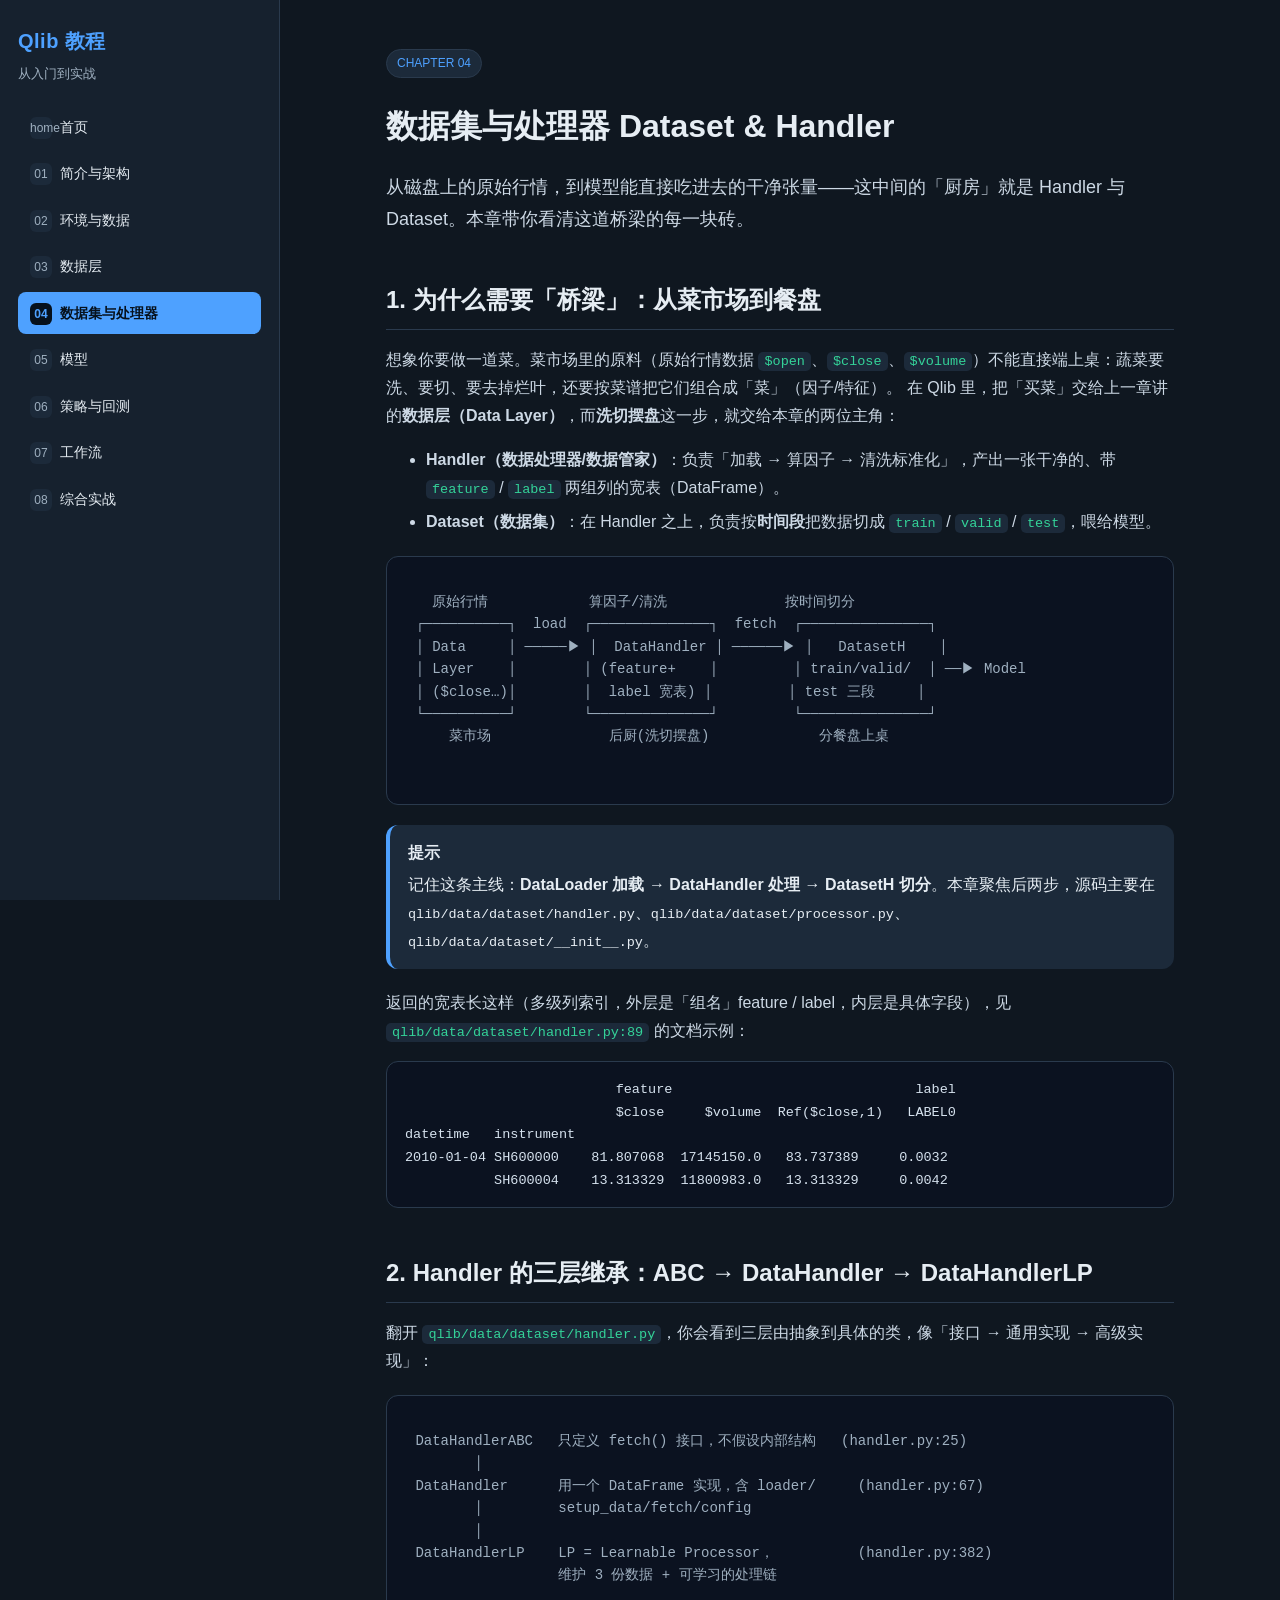
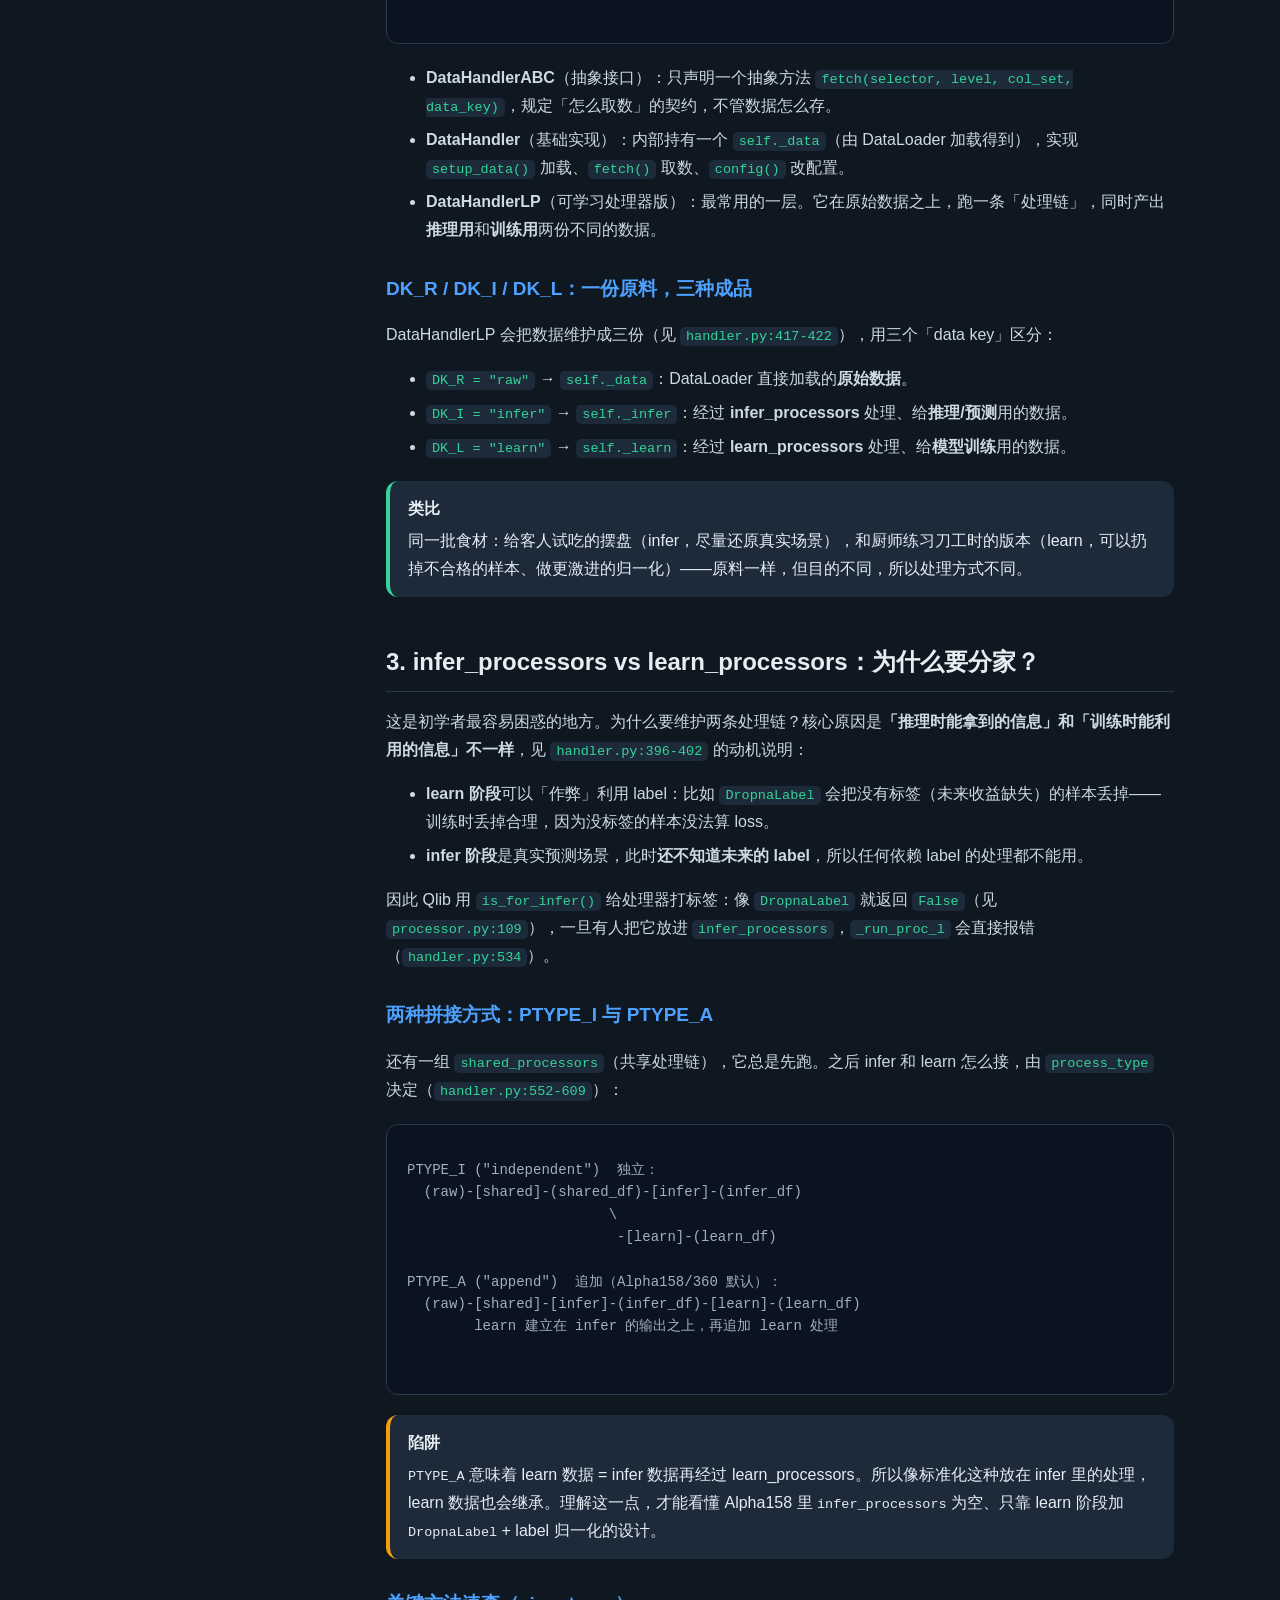
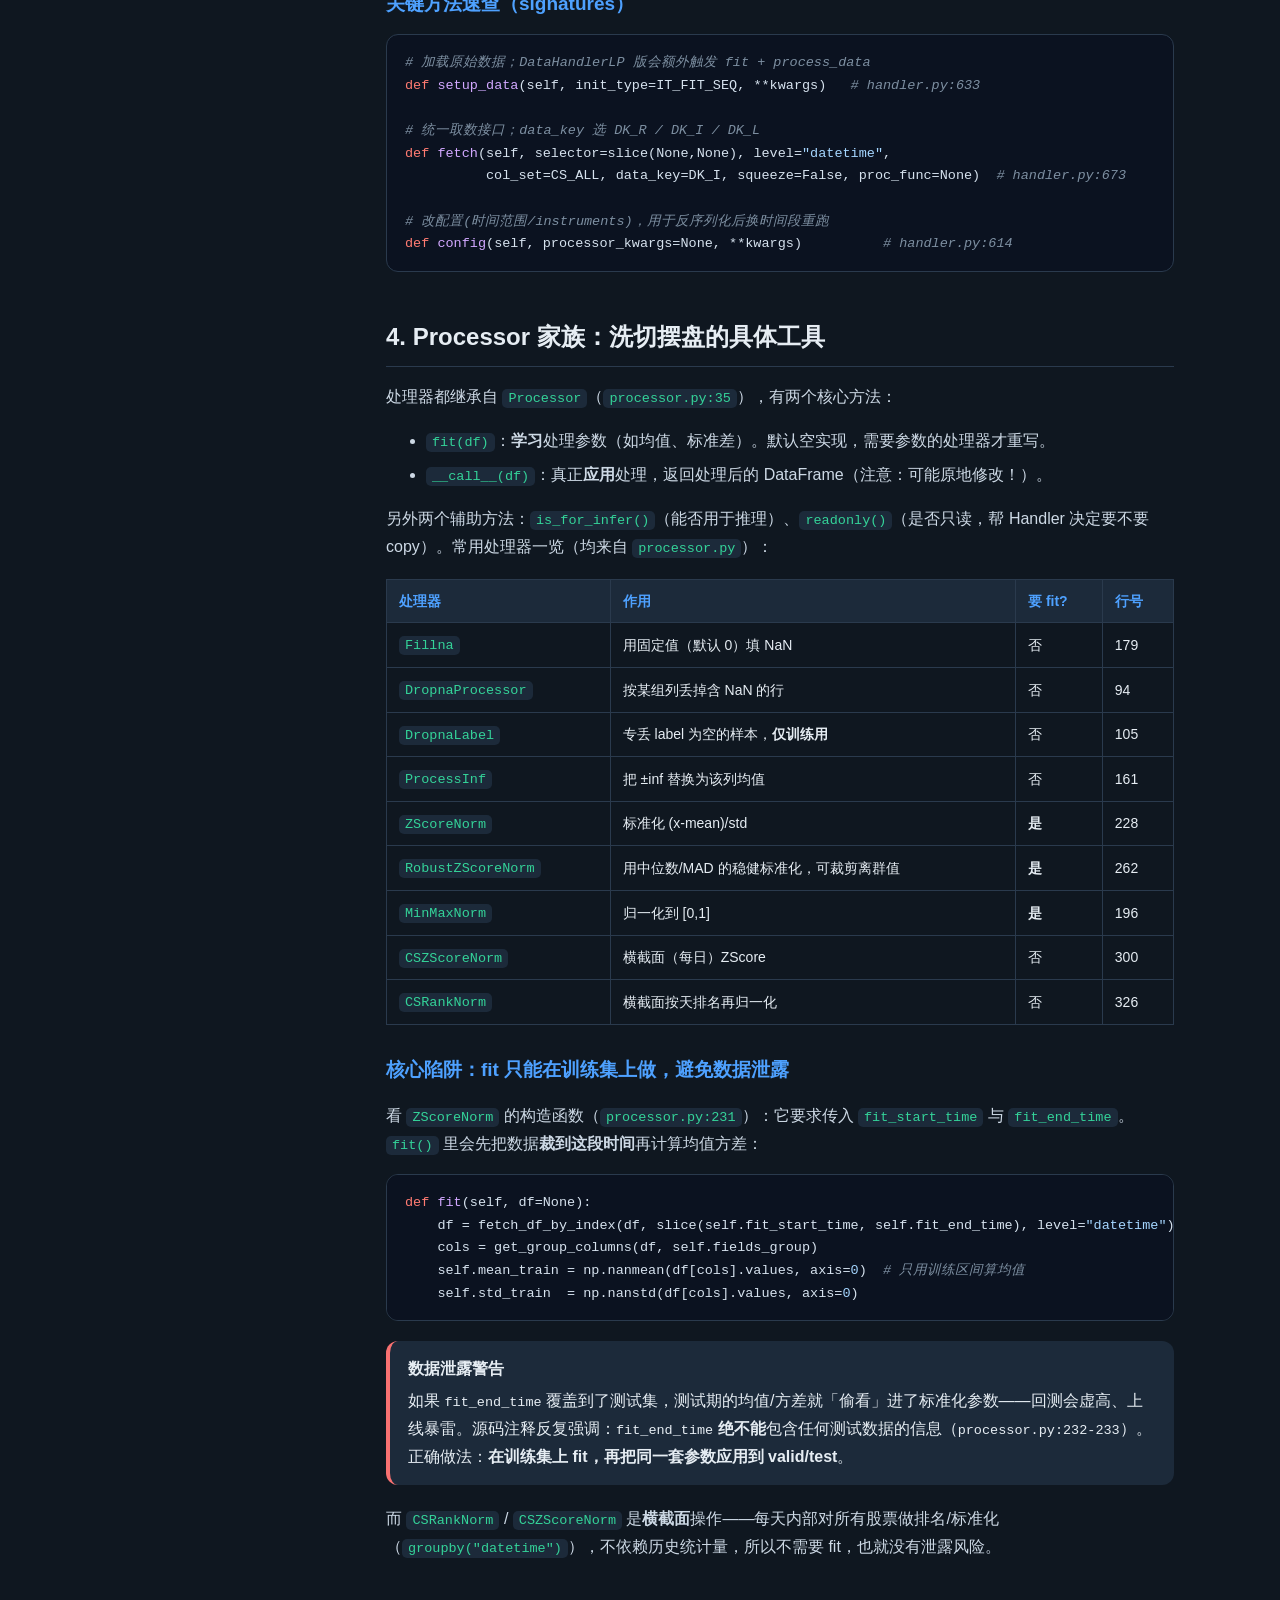
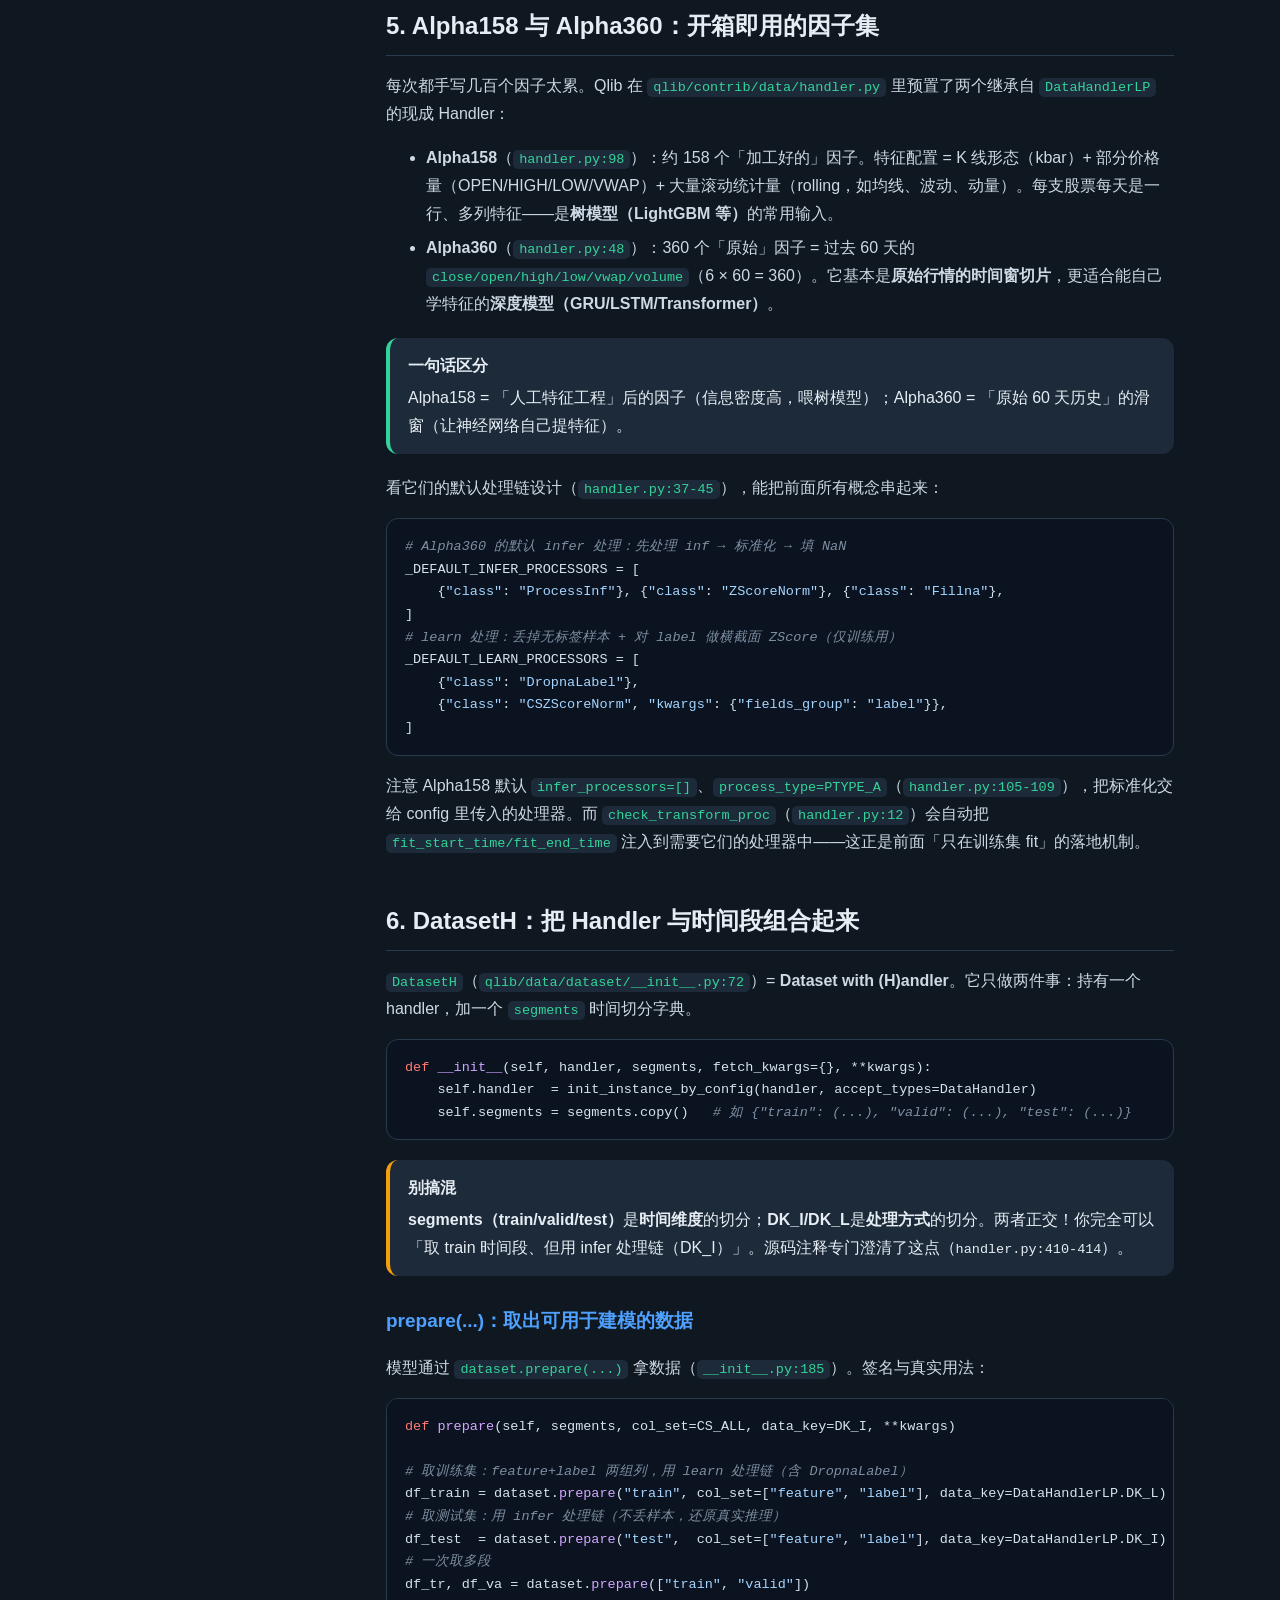
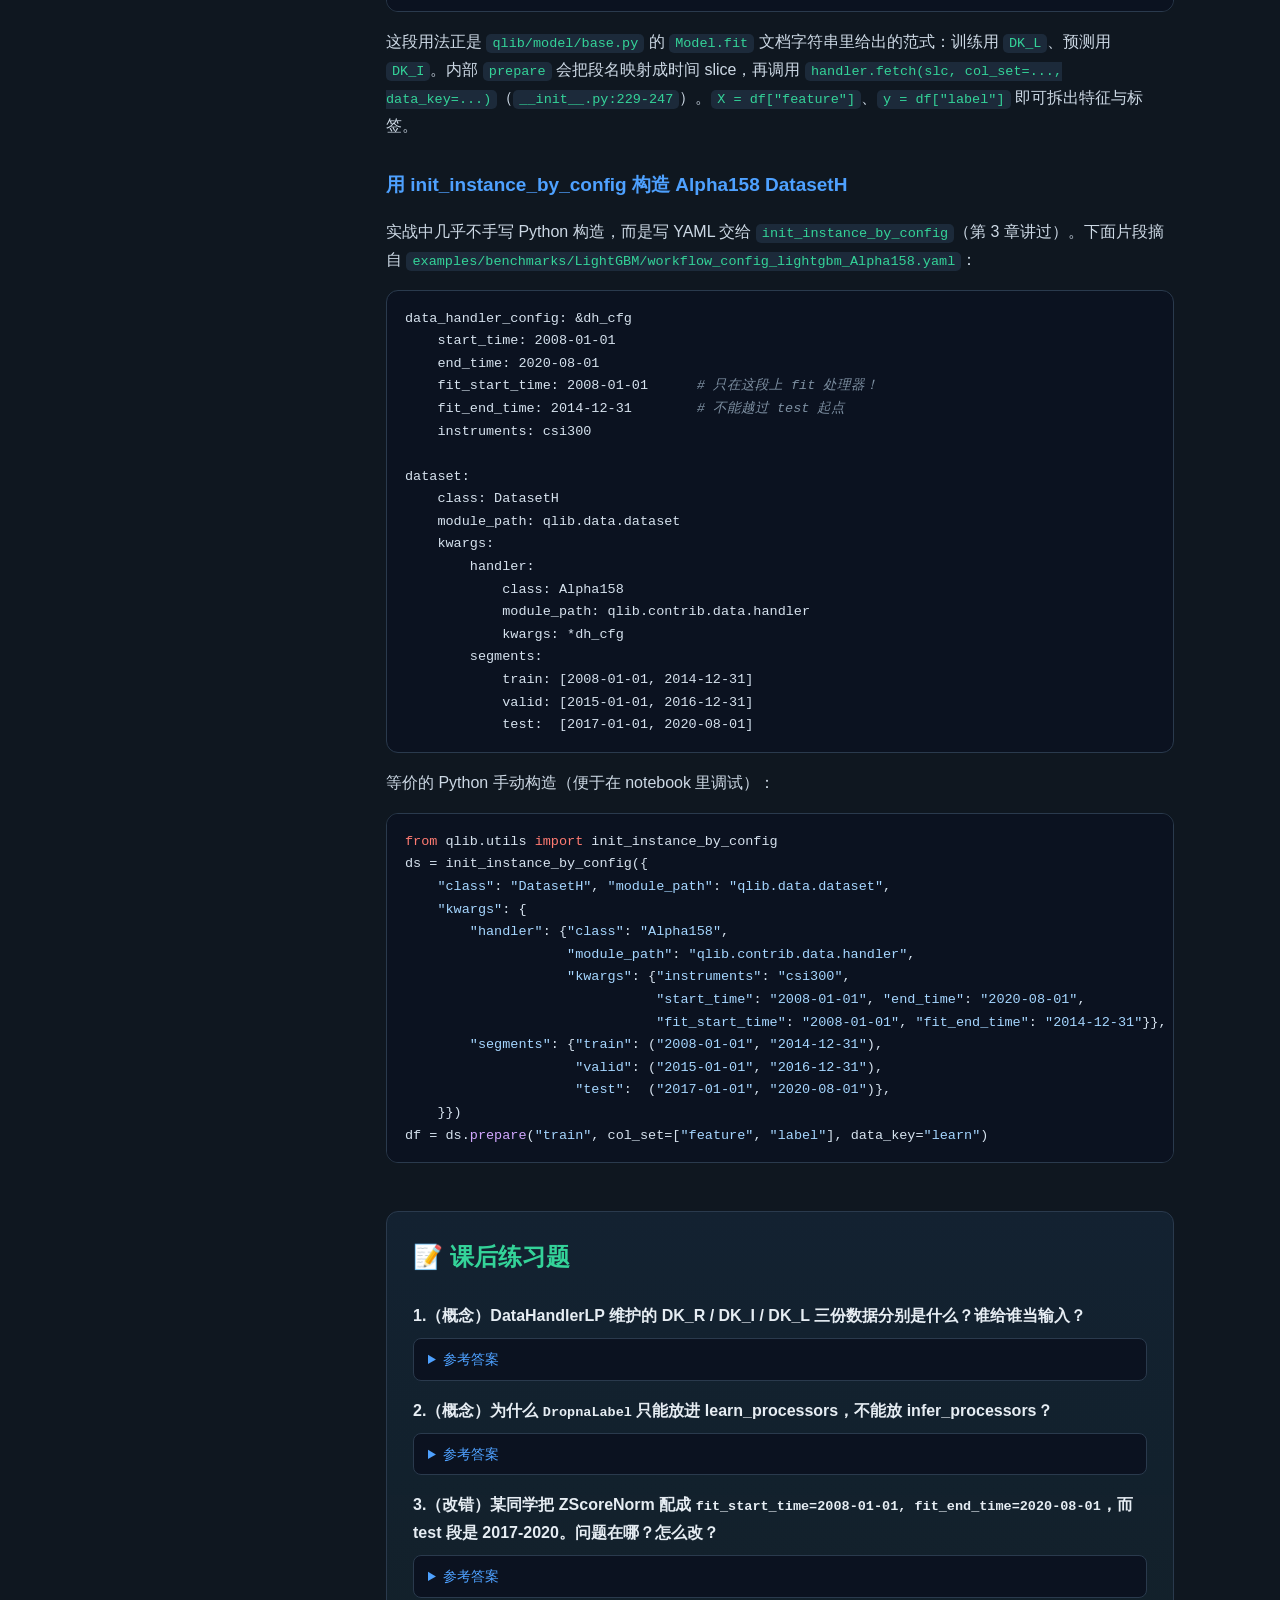
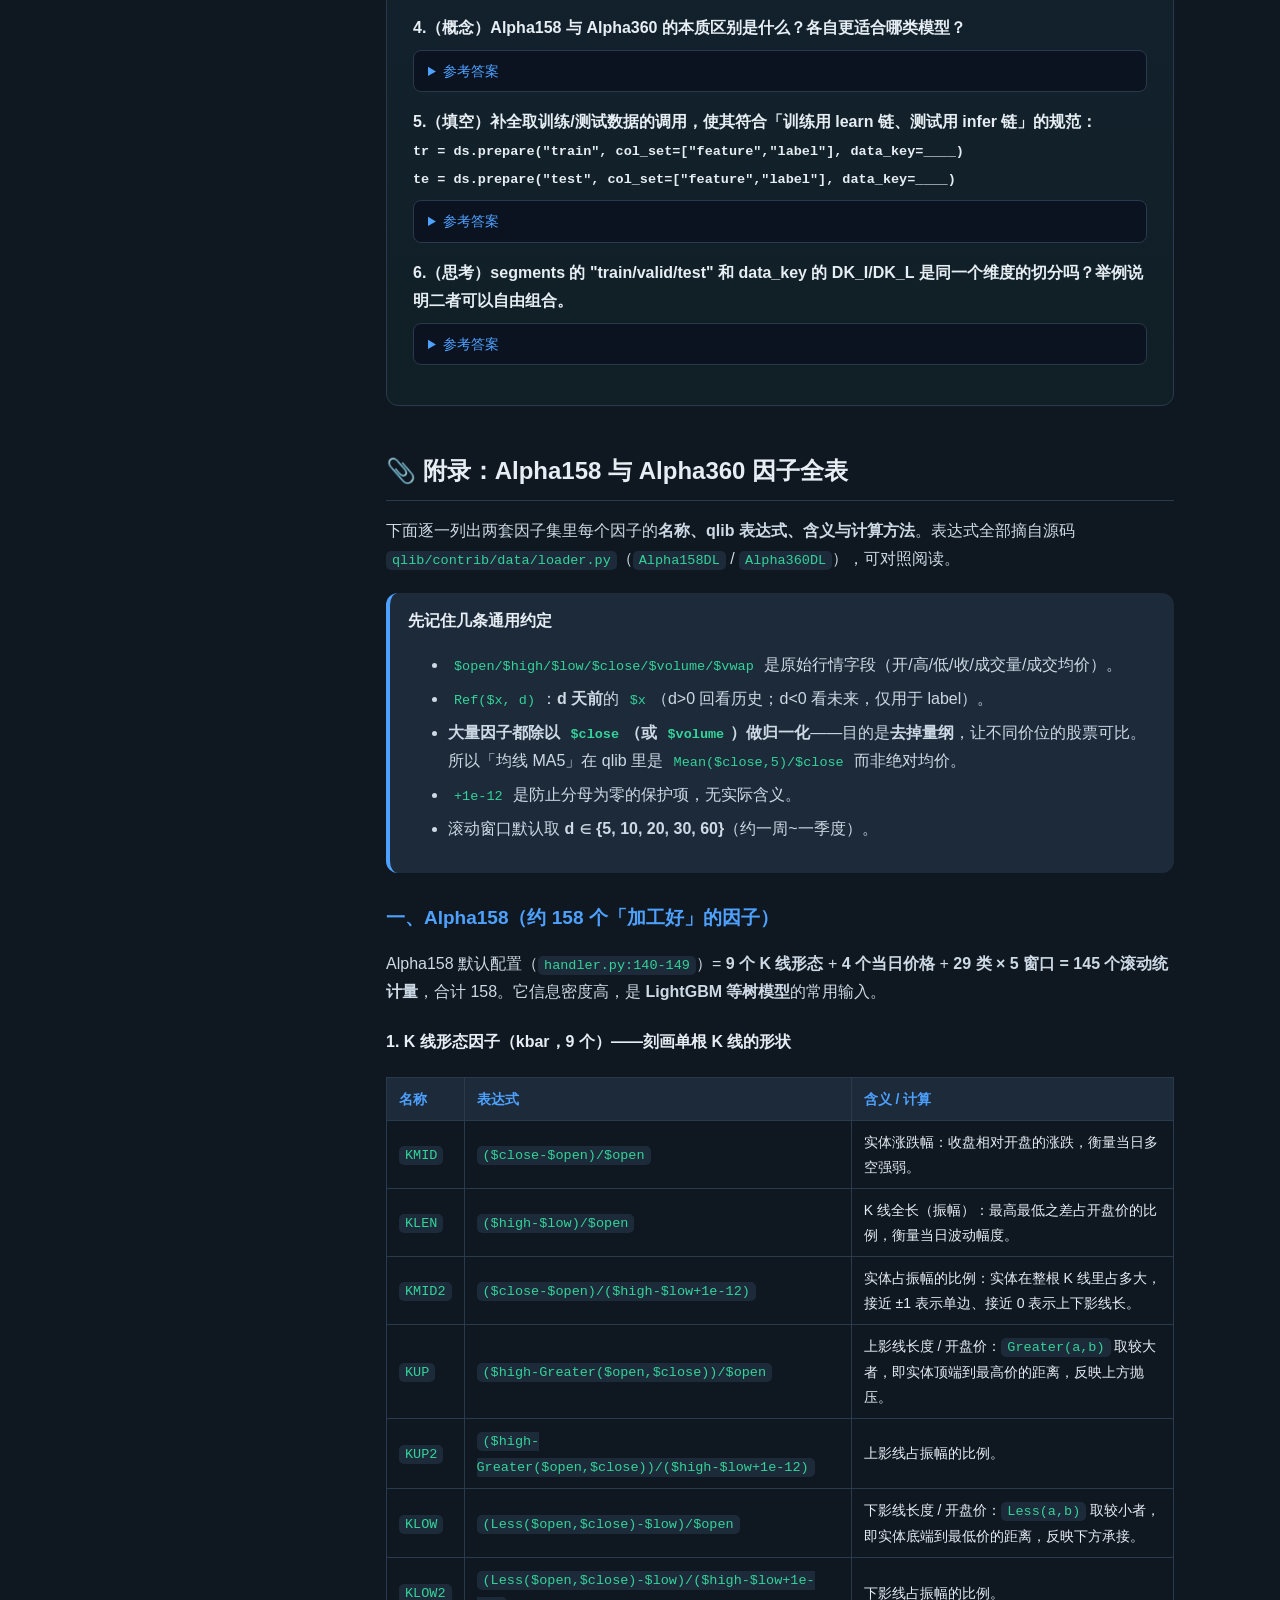
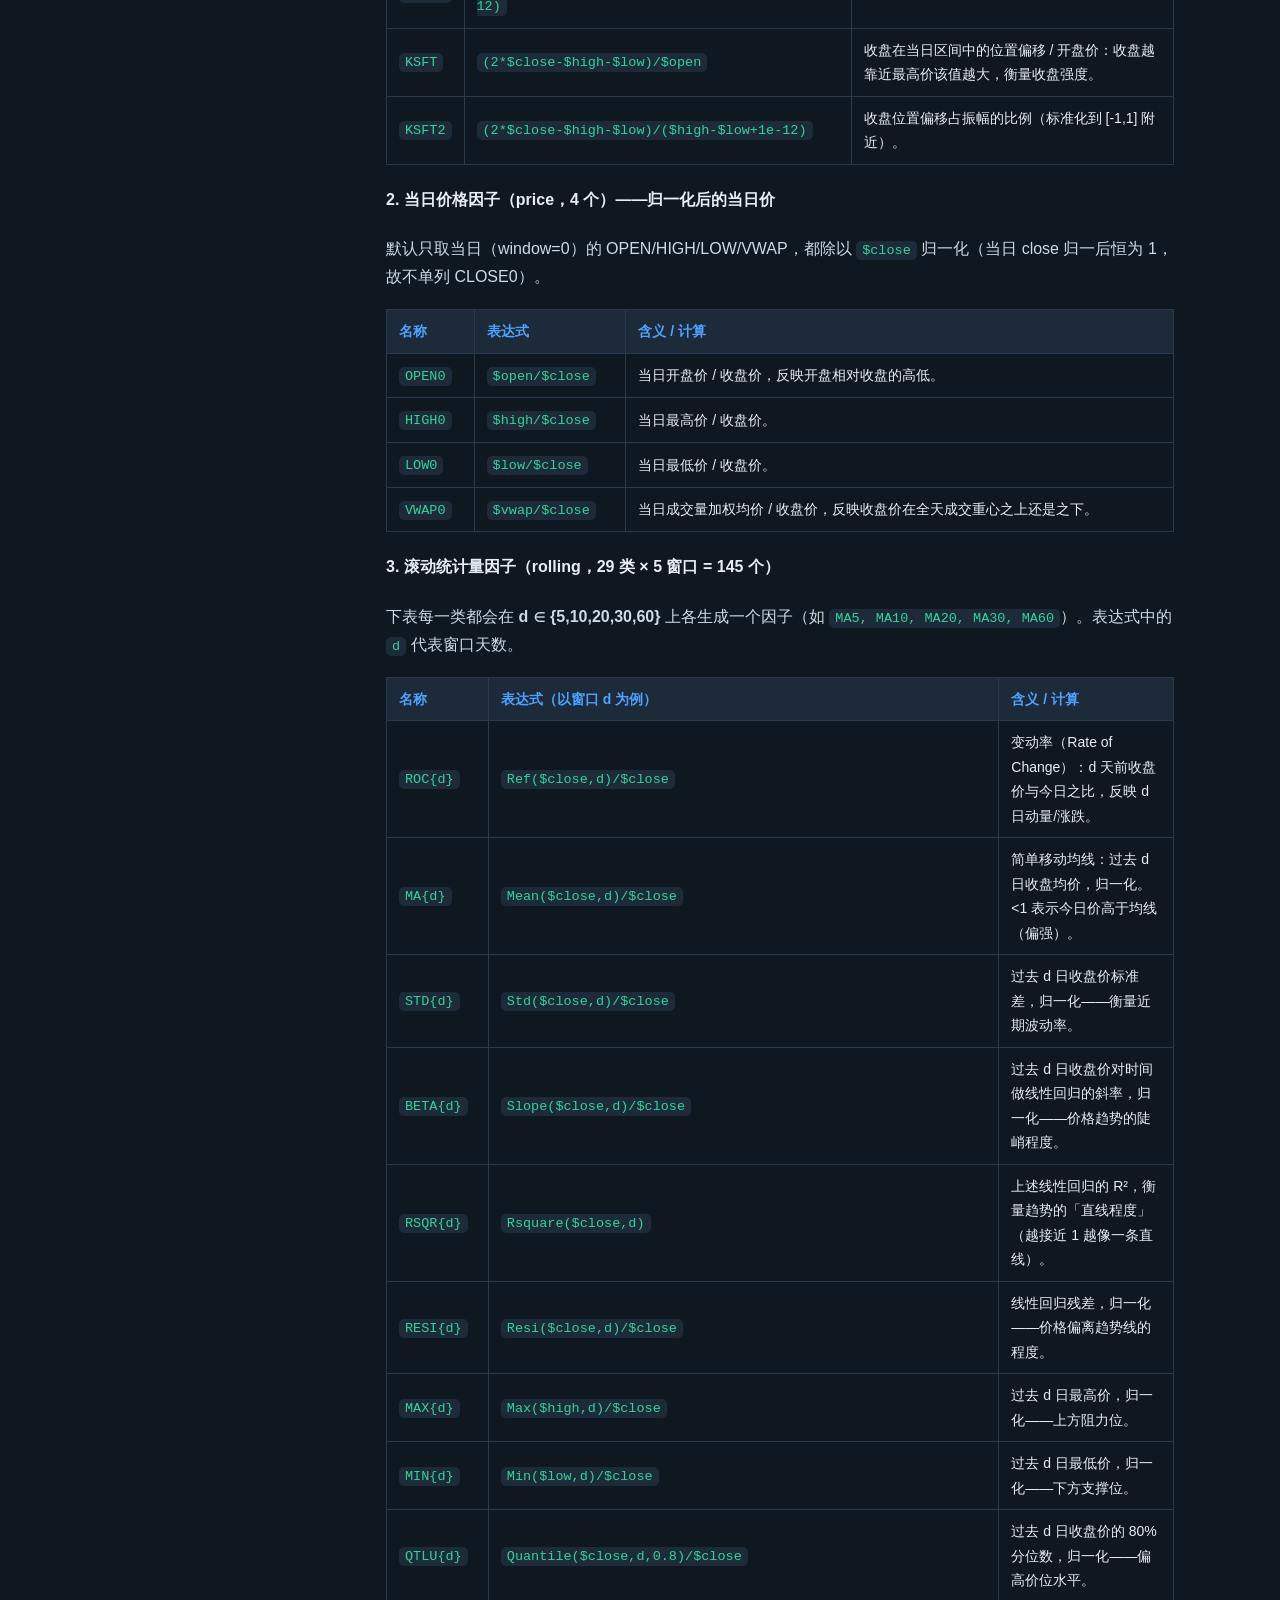
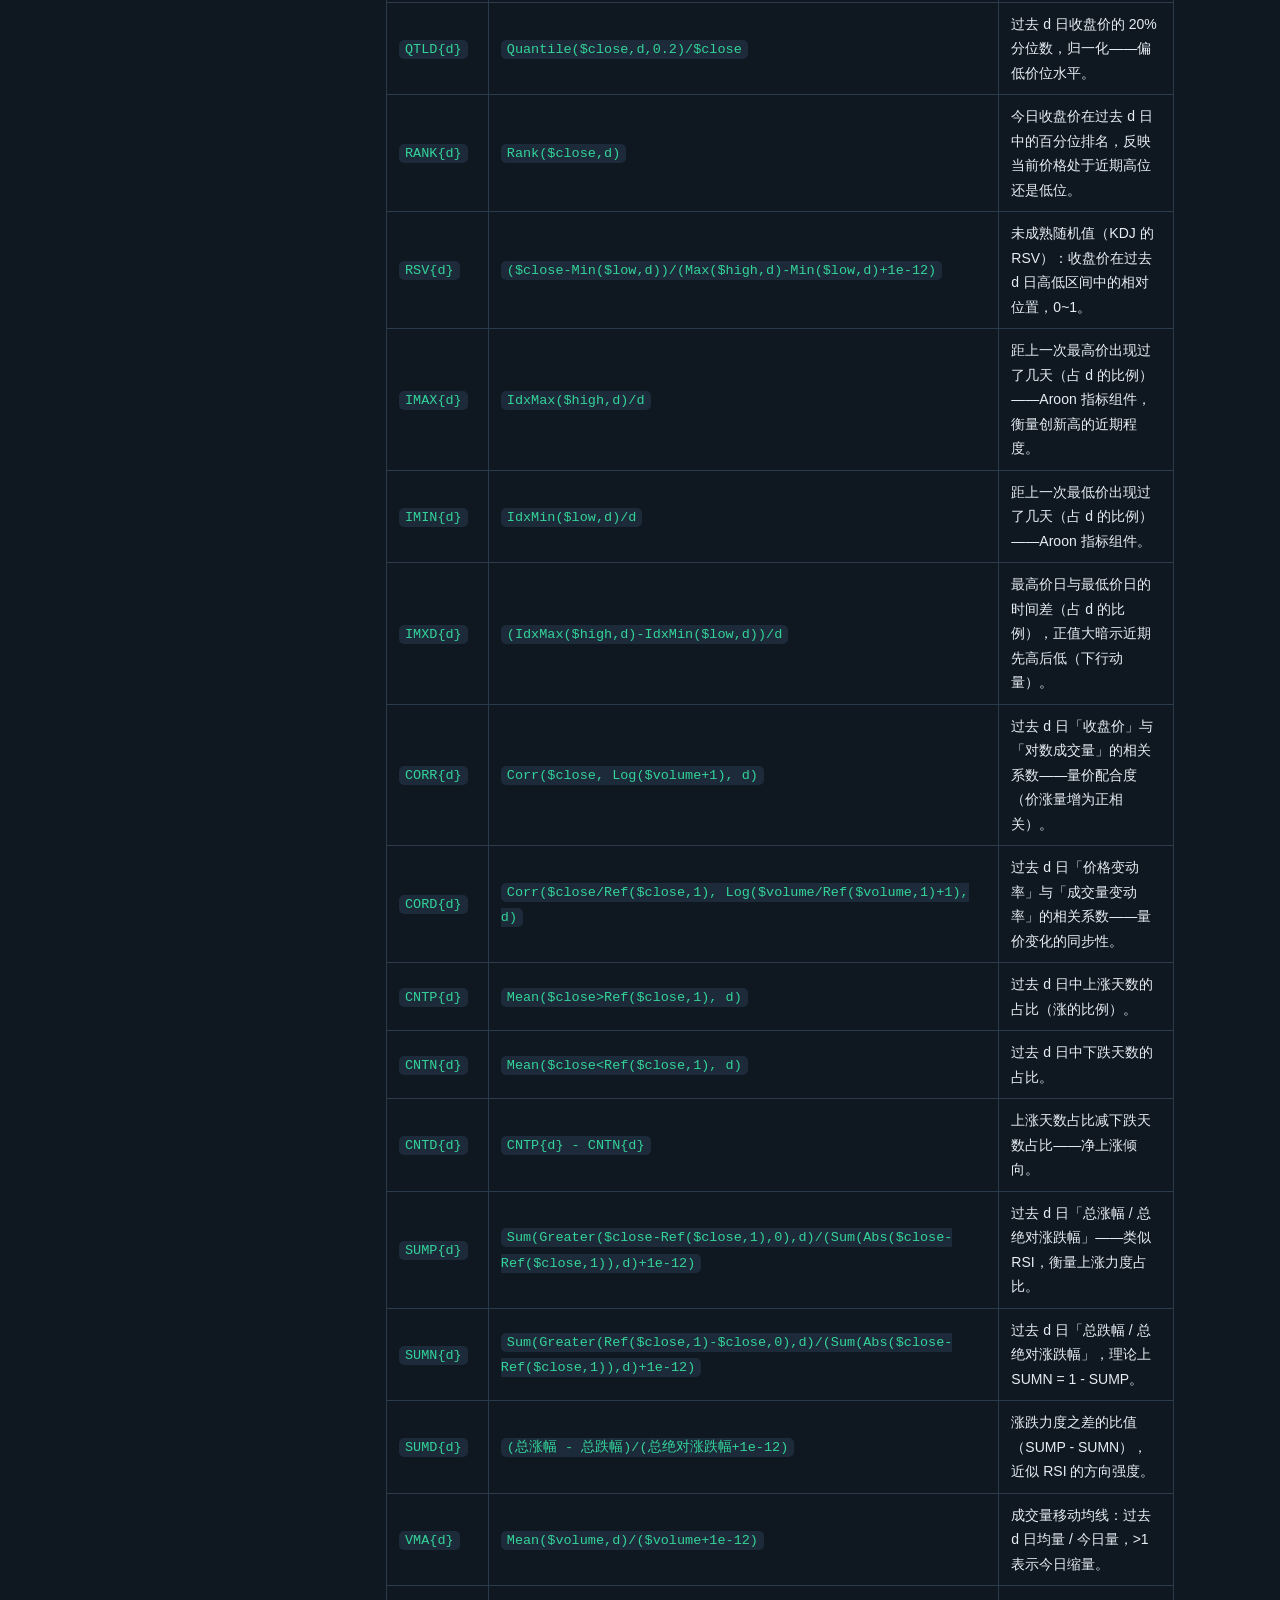
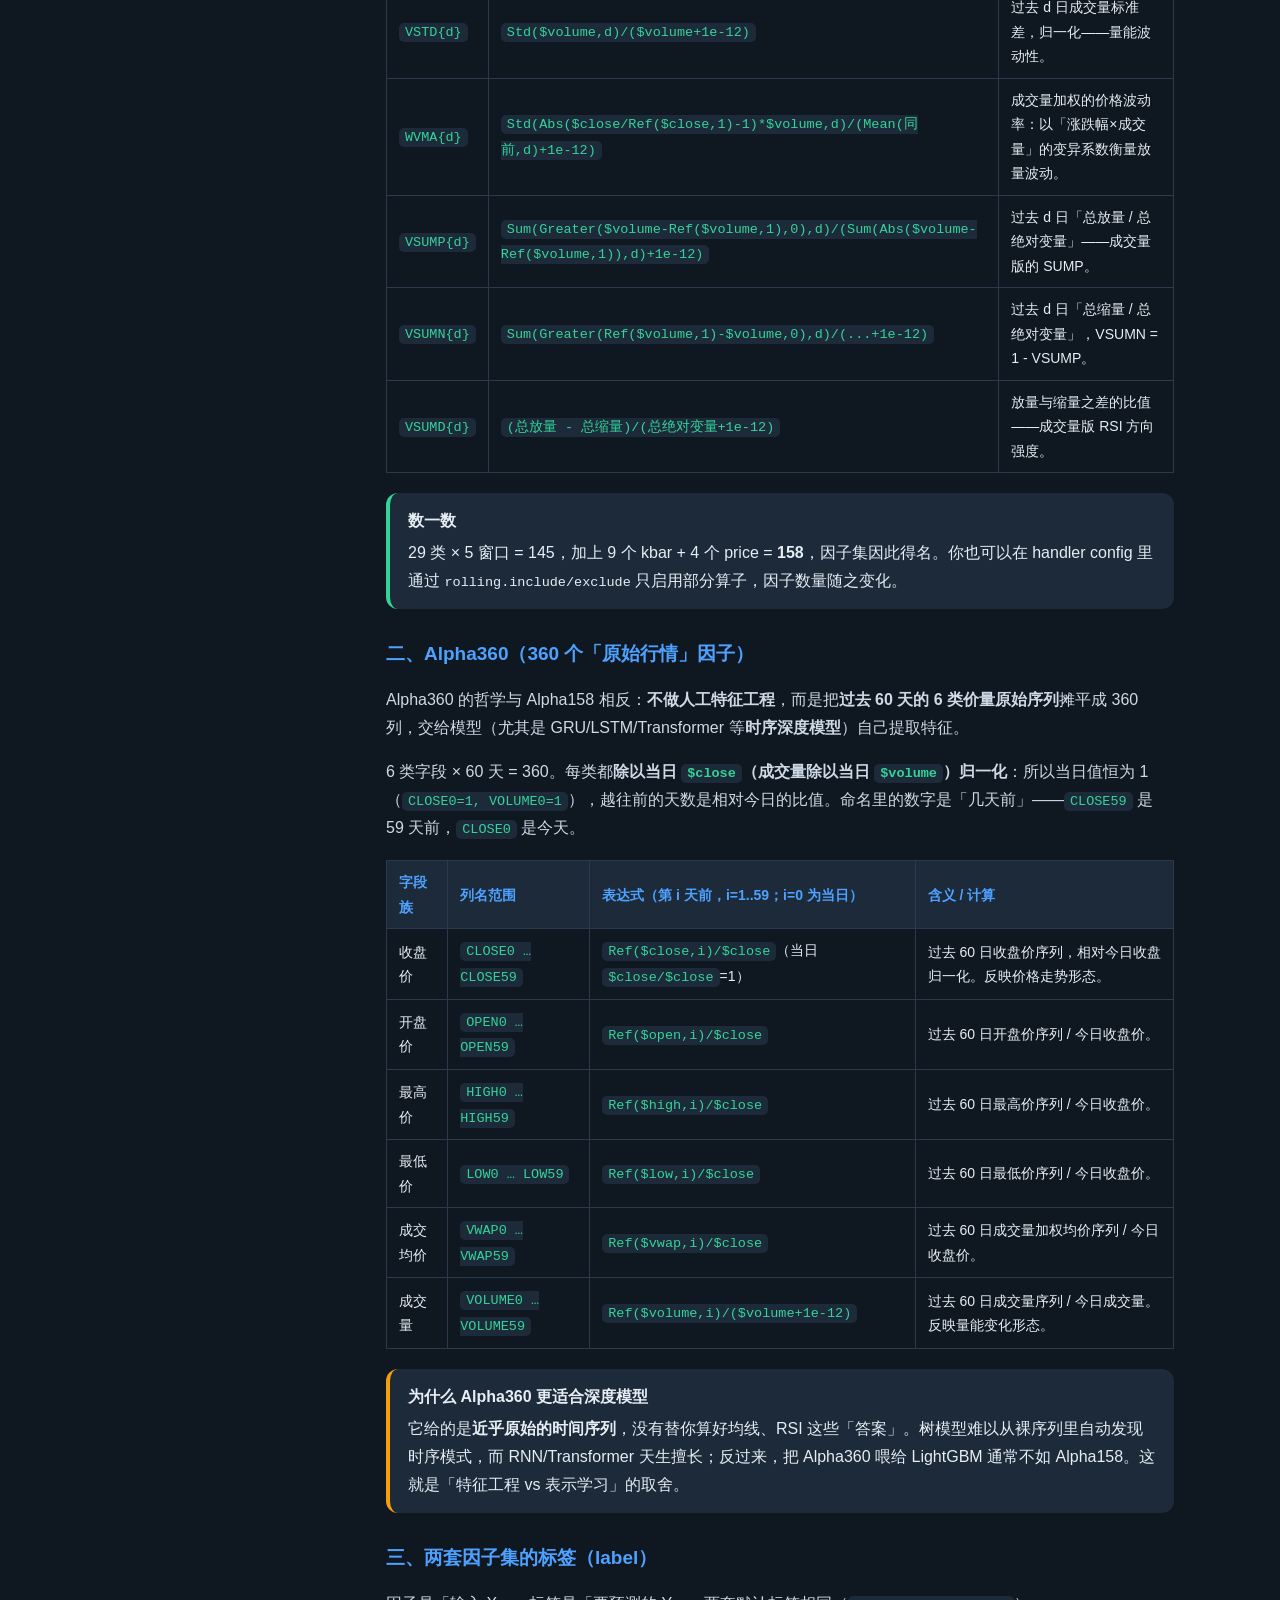
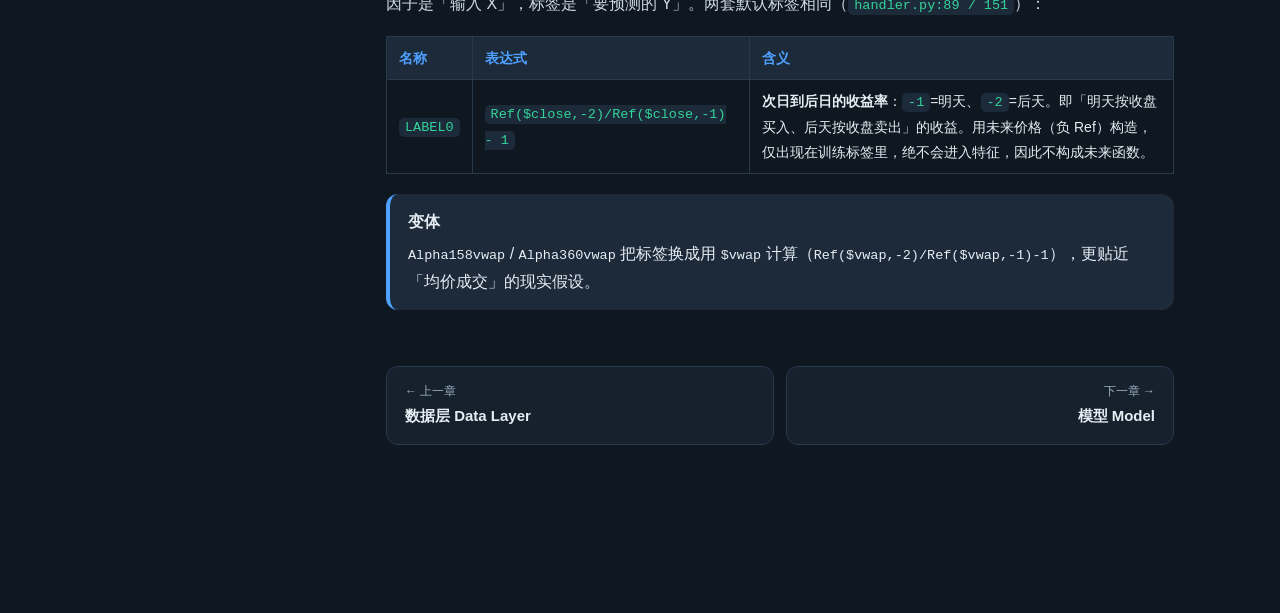
<file: study/ch04.html>
<!DOCTYPE html>
<html lang="zh-CN">
<head>
<meta charset="UTF-8">
<meta name="viewport" content="width=device-width, initial-scale=1.0">
<title>数据集与处理器 Dataset &amp; Handler · Qlib 学习教程</title>
<link rel="stylesheet" href="style.css">
</head>
<body>
<div class="layout">
  <aside class="sidebar">
    <h1>Qlib 教程</h1>
    <div class="sub">从入门到实战</div>
    <nav>
      <a href="index.html"><span class="num">home</span>首页</a>
      <a href="ch01.html"><span class="num">01</span>简介与架构</a>
      <a href="ch02.html"><span class="num">02</span>环境与数据</a>
      <a href="ch03.html"><span class="num">03</span>数据层</a>
      <a href="ch04.html" class="active"><span class="num">04</span>数据集与处理器</a>
      <a href="ch05.html"><span class="num">05</span>模型</a>
      <a href="ch06.html"><span class="num">06</span>策略与回测</a>
      <a href="ch07.html"><span class="num">07</span>工作流</a>
      <a href="ch08.html"><span class="num">08</span>综合实战</a>
    </nav>
  </aside>
  <main class="content">
    <span class="tag">CHAPTER 04</span>
    <h1>数据集与处理器 Dataset &amp; Handler</h1>
    <p class="lead">从磁盘上的原始行情，到模型能直接吃进去的干净张量——这中间的「厨房」就是 Handler 与 Dataset。本章带你看清这道桥梁的每一块砖。</p>

    <h2>1. 为什么需要「桥梁」：从菜市场到餐盘</h2>
    <p>
      想象你要做一道菜。菜市场里的原料（原始行情数据 <code>$open</code>、<code>$close</code>、<code>$volume</code>）不能直接端上桌：蔬菜要洗、要切、要去掉烂叶，还要按菜谱把它们组合成「菜」（因子/特征）。
      在 Qlib 里，把「买菜」交给上一章讲的<b>数据层（Data Layer）</b>，而<b>洗切摆盘</b>这一步，就交给本章的两位主角：
    </p>
    <ul>
      <li><b>Handler（数据处理器/数据管家）</b>：负责「加载 → 算因子 → 清洗标准化」，产出一张干净的、带 <code>feature</code> / <code>label</code> 两组列的宽表（DataFrame）。</li>
      <li><b>Dataset（数据集）</b>：在 Handler 之上，负责按<b>时间段</b>把数据切成 <code>train</code> / <code>valid</code> / <code>test</code>，喂给模型。</li>
    </ul>

    <div class="diagram"><pre>
   原始行情            算因子/清洗              按时间切分
 ┌──────────┐  load  ┌──────────────┐  fetch  ┌───────────────┐
 │ Data     │ ─────▶ │  DataHandler │ ──────▶ │   DatasetH    │
 │ Layer    │        │ (feature+    │         │ train/valid/  │ ──▶ Model
 │ ($close…)│        │  label 宽表) │         │ test 三段     │
 └──────────┘        └──────────────┘         └───────────────┘
     菜市场              后厨(洗切摆盘)             分餐盘上桌
    </pre></div>

    <div class="callout"><span class="t">提示</span>
      记住这条主线：<b>DataLoader 加载 → DataHandler 处理 → DatasetH 切分</b>。本章聚焦后两步，源码主要在
      <code>qlib/data/dataset/handler.py</code>、<code>qlib/data/dataset/processor.py</code>、<code>qlib/data/dataset/__init__.py</code>。
    </div>

    <p>返回的宽表长这样（多级列索引，外层是「组名」feature / label，内层是具体字段），见 <code>qlib/data/dataset/handler.py:89</code> 的文档示例：</p>
<pre><code>                          feature                              label
                          $close     $volume  Ref($close,1)   LABEL0
datetime   instrument
2010-01-04 SH600000    81.807068  17145150.0   83.737389     0.0032
           SH600004    13.313329  11800983.0   13.313329     0.0042</code></pre>

    <h2>2. Handler 的三层继承：ABC → DataHandler → DataHandlerLP</h2>
    <p>翻开 <code>qlib/data/dataset/handler.py</code>，你会看到三层由抽象到具体的类，像「接口 → 通用实现 → 高级实现」：</p>

    <div class="diagram"><pre>
 DataHandlerABC   只定义 fetch() 接口，不假设内部结构   (handler.py:25)
        │
 DataHandler      用一个 DataFrame 实现，含 loader/     (handler.py:67)
        │         setup_data/fetch/config
        │
 DataHandlerLP    LP = Learnable Processor，          (handler.py:382)
                  维护 3 份数据 + 可学习的处理链
    </pre></div>

    <ul>
      <li><b>DataHandlerABC</b>（抽象接口）：只声明一个抽象方法 <code>fetch(selector, level, col_set, data_key)</code>，规定「怎么取数」的契约，不管数据怎么存。</li>
      <li><b>DataHandler</b>（基础实现）：内部持有一个 <code>self._data</code>（由 DataLoader 加载得到），实现 <code>setup_data()</code> 加载、<code>fetch()</code> 取数、<code>config()</code> 改配置。</li>
      <li><b>DataHandlerLP</b>（可学习处理器版）：最常用的一层。它在原始数据之上，跑一条「处理链」，同时产出<b>推理用</b>和<b>训练用</b>两份不同的数据。</li>
    </ul>

    <h3>DK_R / DK_I / DK_L：一份原料，三种成品</h3>
    <p>DataHandlerLP 会把数据维护成三份（见 <code>handler.py:417-422</code>），用三个「data key」区分：</p>
    <ul>
      <li><code>DK_R = "raw"</code> → <code>self._data</code>：DataLoader 直接加载的<b>原始数据</b>。</li>
      <li><code>DK_I = "infer"</code> → <code>self._infer</code>：经过 <b>infer_processors</b> 处理、给<b>推理/预测</b>用的数据。</li>
      <li><code>DK_L = "learn"</code> → <code>self._learn</code>：经过 <b>learn_processors</b> 处理、给<b>模型训练</b>用的数据。</li>
    </ul>

    <div class="callout tip"><span class="t">类比</span>
      同一批食材：给客人试吃的摆盘（infer，尽量还原真实场景），和厨师练习刀工时的版本（learn，可以扔掉不合格的样本、做更激进的归一化）——原料一样，但目的不同，所以处理方式不同。
    </div>

    <h2>3. infer_processors vs learn_processors：为什么要分家？</h2>
    <p>
      这是初学者最容易困惑的地方。为什么要维护两条处理链？核心原因是<b>「推理时能拿到的信息」和「训练时能利用的信息」不一样</b>，见 <code>handler.py:396-402</code> 的动机说明：
    </p>
    <ul>
      <li><b>learn 阶段</b>可以「作弊」利用 label：比如 <code>DropnaLabel</code> 会把没有标签（未来收益缺失）的样本丢掉——训练时丢掉合理，因为没标签的样本没法算 loss。</li>
      <li><b>infer 阶段</b>是真实预测场景，此时<b>还不知道未来的 label</b>，所以任何依赖 label 的处理都不能用。</li>
    </ul>
    <p>因此 Qlib 用 <code>is_for_infer()</code> 给处理器打标签：像 <code>DropnaLabel</code> 就返回 <code>False</code>（见 <code>processor.py:109</code>），一旦有人把它放进 <code>infer_processors</code>，<code>_run_proc_l</code> 会直接报错（<code>handler.py:534</code>）。</p>

    <h3>两种拼接方式：PTYPE_I 与 PTYPE_A</h3>
    <p>还有一组 <code>shared_processors</code>（共享处理链），它总是先跑。之后 infer 和 learn 怎么接，由 <code>process_type</code> 决定（<code>handler.py:552-609</code>）：</p>
    <div class="diagram"><pre>
PTYPE_I ("independent")  独立：
  (raw)-[shared]-(shared_df)-[infer]-(infer_df)
                        \
                         -[learn]-(learn_df)

PTYPE_A ("append")  追加（Alpha158/360 默认）：
  (raw)-[shared]-[infer]-(infer_df)-[learn]-(learn_df)
        learn 建立在 infer 的输出之上，再追加 learn 处理
    </pre></div>
    <div class="callout warn"><span class="t">陷阱</span>
      <code>PTYPE_A</code> 意味着 learn 数据 = infer 数据再经过 learn_processors。所以像标准化这种放在 infer 里的处理，learn 数据也会继承。理解这一点，才能看懂 Alpha158 里 <code>infer_processors</code> 为空、只靠 learn 阶段加 <code>DropnaLabel</code> + label 归一化的设计。
    </div>

    <h3>关键方法速查（signatures）</h3>
    <pre><code><span class="cmt"># 加载原始数据；DataHandlerLP 版会额外触发 fit + process_data</span>
<span class="kw">def</span> <span class="fn">setup_data</span>(self, init_type=IT_FIT_SEQ, **kwargs)   <span class="cmt"># handler.py:633</span>

<span class="cmt"># 统一取数接口；data_key 选 DK_R / DK_I / DK_L</span>
<span class="kw">def</span> <span class="fn">fetch</span>(self, selector=slice(None,None), level=<span class="str">"datetime"</span>,
          col_set=CS_ALL, data_key=DK_I, squeeze=False, proc_func=None)  <span class="cmt"># handler.py:673</span>

<span class="cmt"># 改配置(时间范围/instruments)，用于反序列化后换时间段重跑</span>
<span class="kw">def</span> <span class="fn">config</span>(self, processor_kwargs=None, **kwargs)          <span class="cmt"># handler.py:614</span></code></pre>

    <h2>4. Processor 家族：洗切摆盘的具体工具</h2>
    <p>处理器都继承自 <code>Processor</code>（<code>processor.py:35</code>），有两个核心方法：</p>
    <ul>
      <li><code>fit(df)</code>：<b>学习</b>处理参数（如均值、标准差）。默认空实现，需要参数的处理器才重写。</li>
      <li><code>__call__(df)</code>：真正<b>应用</b>处理，返回处理后的 DataFrame（注意：可能原地修改！）。</li>
    </ul>
    <p>另外两个辅助方法：<code>is_for_infer()</code>（能否用于推理）、<code>readonly()</code>（是否只读，帮 Handler 决定要不要 copy）。常用处理器一览（均来自 <code>processor.py</code>）：</p>

    <table>
      <thead><tr><th>处理器</th><th>作用</th><th>要 fit?</th><th>行号</th></tr></thead>
      <tbody>
        <tr><td><code>Fillna</code></td><td>用固定值（默认 0）填 NaN</td><td>否</td><td>179</td></tr>
        <tr><td><code>DropnaProcessor</code></td><td>按某组列丢掉含 NaN 的行</td><td>否</td><td>94</td></tr>
        <tr><td><code>DropnaLabel</code></td><td>专丢 label 为空的样本，<b>仅训练用</b></td><td>否</td><td>105</td></tr>
        <tr><td><code>ProcessInf</code></td><td>把 ±inf 替换为该列均值</td><td>否</td><td>161</td></tr>
        <tr><td><code>ZScoreNorm</code></td><td>标准化 (x-mean)/std</td><td><b>是</b></td><td>228</td></tr>
        <tr><td><code>RobustZScoreNorm</code></td><td>用中位数/MAD 的稳健标准化，可裁剪离群值</td><td><b>是</b></td><td>262</td></tr>
        <tr><td><code>MinMaxNorm</code></td><td>归一化到 [0,1]</td><td><b>是</b></td><td>196</td></tr>
        <tr><td><code>CSZScoreNorm</code></td><td>横截面（每日）ZScore</td><td>否</td><td>300</td></tr>
        <tr><td><code>CSRankNorm</code></td><td>横截面按天排名再归一化</td><td>否</td><td>326</td></tr>
      </tbody>
    </table>

    <h3>核心陷阱：fit 只能在训练集上做，避免数据泄露</h3>
    <p>
      看 <code>ZScoreNorm</code> 的构造函数（<code>processor.py:231</code>）：它要求传入 <code>fit_start_time</code> 与 <code>fit_end_time</code>。<code>fit()</code> 里会先把数据<b>裁到这段时间</b>再计算均值方差：
    </p>
<pre><code><span class="kw">def</span> <span class="fn">fit</span>(self, df=None):
    df = fetch_df_by_index(df, slice(self.fit_start_time, self.fit_end_time), level=<span class="str">"datetime"</span>)
    cols = get_group_columns(df, self.fields_group)
    self.mean_train = np.nanmean(df[cols].values, axis=<span class="str">0</span>)  <span class="cmt"># 只用训练区间算均值</span>
    self.std_train  = np.nanstd(df[cols].values, axis=<span class="str">0</span>)</code></pre>
    <div class="callout danger"><span class="t">数据泄露警告</span>
      如果 <code>fit_end_time</code> 覆盖到了测试集，测试期的均值/方差就「偷看」进了标准化参数——回测会虚高、上线暴雷。源码注释反复强调：<code>fit_end_time</code> <b>绝不能</b>包含任何测试数据的信息（<code>processor.py:232-233</code>）。正确做法：<b>在训练集上 fit，再把同一套参数应用到 valid/test</b>。
    </div>
    <p>而 <code>CSRankNorm</code> / <code>CSZScoreNorm</code> 是<b>横截面</b>操作——每天内部对所有股票做排名/标准化（<code>groupby("datetime")</code>），不依赖历史统计量，所以不需要 fit，也就没有泄露风险。</p>

    <h2>5. Alpha158 与 Alpha360：开箱即用的因子集</h2>
    <p>
      每次都手写几百个因子太累。Qlib 在 <code>qlib/contrib/data/handler.py</code> 里预置了两个继承自 <code>DataHandlerLP</code> 的现成 Handler：
    </p>
    <ul>
      <li><b>Alpha158</b>（<code>handler.py:98</code>）：约 158 个「加工好的」因子。特征配置 = K 线形态（kbar）+ 部分价格量（OPEN/HIGH/LOW/VWAP）+ 大量滚动统计量（rolling，如均线、波动、动量）。每支股票每天是一行、多列特征——是<b>树模型（LightGBM 等）</b>的常用输入。</li>
      <li><b>Alpha360</b>（<code>handler.py:48</code>）：360 个「原始」因子 = 过去 60 天的 <code>close/open/high/low/vwap/volume</code>（6 × 60 = 360）。它基本是<b>原始行情的时间窗切片</b>，更适合能自己学特征的<b>深度模型（GRU/LSTM/Transformer）</b>。</li>
    </ul>

    <div class="callout tip"><span class="t">一句话区分</span>
      Alpha158 = 「人工特征工程」后的因子（信息密度高，喂树模型）；Alpha360 = 「原始 60 天历史」的滑窗（让神经网络自己提特征）。
    </div>

    <p>看它们的默认处理链设计（<code>handler.py:37-45</code>），能把前面所有概念串起来：</p>
<pre><code><span class="cmt"># Alpha360 的默认 infer 处理：先处理 inf → 标准化 → 填 NaN</span>
_DEFAULT_INFER_PROCESSORS = [
    {<span class="str">"class"</span>: <span class="str">"ProcessInf"</span>}, {<span class="str">"class"</span>: <span class="str">"ZScoreNorm"</span>}, {<span class="str">"class"</span>: <span class="str">"Fillna"</span>},
]
<span class="cmt"># learn 处理：丢掉无标签样本 + 对 label 做横截面 ZScore（仅训练用）</span>
_DEFAULT_LEARN_PROCESSORS = [
    {<span class="str">"class"</span>: <span class="str">"DropnaLabel"</span>},
    {<span class="str">"class"</span>: <span class="str">"CSZScoreNorm"</span>, <span class="str">"kwargs"</span>: {<span class="str">"fields_group"</span>: <span class="str">"label"</span>}},
]</code></pre>
    <p>注意 Alpha158 默认 <code>infer_processors=[]</code>、<code>process_type=PTYPE_A</code>（<code>handler.py:105-109</code>），把标准化交给 config 里传入的处理器。而 <code>check_transform_proc</code>（<code>handler.py:12</code>）会自动把 <code>fit_start_time/fit_end_time</code> 注入到需要它们的处理器中——这正是前面「只在训练集 fit」的落地机制。</p>

    <h2>6. DatasetH：把 Handler 与时间段组合起来</h2>
    <p>
      <code>DatasetH</code>（<code>qlib/data/dataset/__init__.py:72</code>）= <b>Dataset with (H)andler</b>。它只做两件事：持有一个 handler，加一个 <code>segments</code> 时间切分字典。
    </p>
<pre><code><span class="kw">def</span> <span class="fn">__init__</span>(self, handler, segments, fetch_kwargs={}, **kwargs):
    self.handler  = init_instance_by_config(handler, accept_types=DataHandler)
    self.segments = segments.copy()   <span class="cmt"># 如 {"train": (...), "valid": (...), "test": (...)}</span></code></pre>

    <div class="callout warn"><span class="t">别搞混</span>
      <b>segments（train/valid/test）</b>是<b>时间维度</b>的切分；<b>DK_I/DK_L</b>是<b>处理方式</b>的切分。两者正交！你完全可以「取 train 时间段、但用 infer 处理链（DK_I）」。源码注释专门澄清了这点（<code>handler.py:410-414</code>）。
    </div>

    <h3>prepare(...)：取出可用于建模的数据</h3>
    <p>模型通过 <code>dataset.prepare(...)</code> 拿数据（<code>__init__.py:185</code>）。签名与真实用法：</p>
<pre><code><span class="kw">def</span> <span class="fn">prepare</span>(self, segments, col_set=CS_ALL, data_key=DK_I, **kwargs)

<span class="cmt"># 取训练集：feature+label 两组列，用 learn 处理链（含 DropnaLabel）</span>
df_train = dataset.<span class="fn">prepare</span>(<span class="str">"train"</span>, col_set=[<span class="str">"feature"</span>, <span class="str">"label"</span>], data_key=DataHandlerLP.DK_L)
<span class="cmt"># 取测试集：用 infer 处理链（不丢样本，还原真实推理）</span>
df_test  = dataset.<span class="fn">prepare</span>(<span class="str">"test"</span>,  col_set=[<span class="str">"feature"</span>, <span class="str">"label"</span>], data_key=DataHandlerLP.DK_I)
<span class="cmt"># 一次取多段</span>
df_tr, df_va = dataset.<span class="fn">prepare</span>([<span class="str">"train"</span>, <span class="str">"valid"</span>])</code></pre>
    <p>
      这段用法正是 <code>qlib/model/base.py</code> 的 <code>Model.fit</code> 文档字符串里给出的范式：训练用 <code>DK_L</code>、预测用 <code>DK_I</code>。内部 <code>prepare</code> 会把段名映射成时间 slice，再调用 <code>handler.fetch(slc, col_set=..., data_key=...)</code>（<code>__init__.py:229-247</code>）。<code>X = df["feature"]</code>、<code>y = df["label"]</code> 即可拆出特征与标签。
    </p>

    <h3>用 init_instance_by_config 构造 Alpha158 DatasetH</h3>
    <p>实战中几乎不手写 Python 构造，而是写 YAML 交给 <code>init_instance_by_config</code>（第 3 章讲过）。下面片段摘自 <code>examples/benchmarks/LightGBM/workflow_config_lightgbm_Alpha158.yaml</code>：</p>
<pre><code>data_handler_config: &amp;dh_cfg
    start_time: 2008-01-01
    end_time: 2020-08-01
    fit_start_time: 2008-01-01      <span class="cmt"># 只在这段上 fit 处理器！</span>
    fit_end_time: 2014-12-31        <span class="cmt"># 不能越过 test 起点</span>
    instruments: csi300

dataset:
    class: DatasetH
    module_path: qlib.data.dataset
    kwargs:
        handler:
            class: Alpha158
            module_path: qlib.contrib.data.handler
            kwargs: *dh_cfg
        segments:
            train: [2008-01-01, 2014-12-31]
            valid: [2015-01-01, 2016-12-31]
            test:  [2017-01-01, 2020-08-01]</code></pre>
    <p>等价的 Python 手动构造（便于在 notebook 里调试）：</p>
<pre><code><span class="kw">from</span> qlib.utils <span class="kw">import</span> init_instance_by_config
ds = init_instance_by_config({
    <span class="str">"class"</span>: <span class="str">"DatasetH"</span>, <span class="str">"module_path"</span>: <span class="str">"qlib.data.dataset"</span>,
    <span class="str">"kwargs"</span>: {
        <span class="str">"handler"</span>: {<span class="str">"class"</span>: <span class="str">"Alpha158"</span>,
                    <span class="str">"module_path"</span>: <span class="str">"qlib.contrib.data.handler"</span>,
                    <span class="str">"kwargs"</span>: {<span class="str">"instruments"</span>: <span class="str">"csi300"</span>,
                               <span class="str">"start_time"</span>: <span class="str">"2008-01-01"</span>, <span class="str">"end_time"</span>: <span class="str">"2020-08-01"</span>,
                               <span class="str">"fit_start_time"</span>: <span class="str">"2008-01-01"</span>, <span class="str">"fit_end_time"</span>: <span class="str">"2014-12-31"</span>}},
        <span class="str">"segments"</span>: {<span class="str">"train"</span>: (<span class="str">"2008-01-01"</span>, <span class="str">"2014-12-31"</span>),
                     <span class="str">"valid"</span>: (<span class="str">"2015-01-01"</span>, <span class="str">"2016-12-31"</span>),
                     <span class="str">"test"</span>:  (<span class="str">"2017-01-01"</span>, <span class="str">"2020-08-01"</span>)},
    }})
df = ds.<span class="fn">prepare</span>(<span class="str">"train"</span>, col_set=[<span class="str">"feature"</span>, <span class="str">"label"</span>], data_key=<span class="str">"learn"</span>)</code></pre>

    <div class="exercises">
      <h2>📝 课后练习题</h2>

      <div class="q"><b>1.（概念）DataHandlerLP 维护的 DK_R / DK_I / DK_L 三份数据分别是什么？谁给谁当输入？</b>
        <details><summary>参考答案</summary><div class="a">
          DK_R (raw, <code>self._data</code>) 是 DataLoader 加载的原始数据；DK_I (infer, <code>self._infer</code>) 是经 infer_processors 处理、供推理用；DK_L (learn, <code>self._learn</code>) 经 learn_processors 处理、供训练用。三者都先经 shared_processors。默认 <code>PTYPE_A</code> 下，learn 数据建立在 infer 输出之上再追加 learn 处理；<code>PTYPE_I</code> 下两条链各自独立从 shared 输出分叉。
        </div></details>
      </div>

      <div class="q"><b>2.（概念）为什么 <code>DropnaLabel</code> 只能放进 learn_processors，不能放 infer_processors？</b>
        <details><summary>参考答案</summary><div class="a">
          它按 label 是否为空来丢样本。推理（infer）是真实预测场景，此时未来 label 未知，依赖 label 的处理不合法且会丢掉本该预测的样本。源码里 <code>DropnaLabel.is_for_infer()</code> 返回 <code>False</code>（processor.py:109），<code>_run_proc_l</code> 在处理 infer 链时用 <code>check_for_infer=True</code> 检查，遇到它会抛 TypeError（handler.py:534）。
        </div></details>
      </div>

      <div class="q"><b>3.（改错）某同学把 ZScoreNorm 配成 <code>fit_start_time=2008-01-01, fit_end_time=2020-08-01</code>，而 test 段是 2017-2020。问题在哪？怎么改？</b>
        <details><summary>参考答案</summary><div class="a">
          <b>数据泄露</b>：<code>fit_end_time</code> 覆盖到了 test 区间，标准化用的均值/方差偷看了测试期数据，导致回测虚高、实盘失效。应把 <code>fit_end_time</code> 限制到 train 段末尾（如 2014-12-31），保证只在训练集上 fit，再把同一套参数应用到 valid/test。见 processor.py:232-233 的警告。
        </div></details>
      </div>

      <div class="q"><b>4.（概念）Alpha158 与 Alpha360 的本质区别是什么？各自更适合哪类模型？</b>
        <details><summary>参考答案</summary><div class="a">
          Alpha158 是人工特征工程后的约 158 个因子（kbar 形态 + 价格 + 大量 rolling 统计量），信息密度高，适合 LightGBM 等树模型；Alpha360 是过去 60 天 × 6 个价量字段 = 360 个「原始滑窗」特征，几乎是原始行情，适合能自动提特征的深度模型（GRU/LSTM/Transformer）。见 contrib/data/handler.py。
        </div></details>
      </div>

      <div class="q"><b>5.（填空）补全取训练/测试数据的调用，使其符合「训练用 learn 链、测试用 infer 链」的规范：<br>
        <code>tr = ds.prepare("train", col_set=["feature","label"], data_key=____)</code><br>
        <code>te = ds.prepare("test",  col_set=["feature","label"], data_key=____)</code></b>
        <details><summary>参考答案</summary><div class="a">
          训练用 <code>DataHandlerLP.DK_L</code>（即 <code>"learn"</code>），测试用 <code>DataHandlerLP.DK_I</code>（即 <code>"infer"</code>）。prepare 默认 <code>data_key=DK_I</code>，所以测试那行不写也行；但训练必须显式指定 DK_L，否则拿不到 DropnaLabel/label 归一化后的训练数据。
        </div></details>
      </div>

      <div class="q"><b>6.（思考）segments 的 "train/valid/test" 和 data_key 的 DK_I/DK_L 是同一个维度的切分吗？举例说明二者可以自由组合。</b>
        <details><summary>参考答案</summary><div class="a">
          不是。segments 是<b>时间维度</b>切分（哪段日期），data_key 是<b>处理方式</b>切分（跑哪条处理链）。二者正交，可任意组合：例如 <code>prepare("train", data_key=DK_I)</code> 表示「取训练时间段、但用推理处理链」，常用于观察训练期在推理设定下的表现。源码 handler.py:410-414 专门澄清这两个概念不同。
        </div></details>
      </div>
    </div>

    <h2>📎 附录：Alpha158 与 Alpha360 因子全表</h2>
    <p>下面逐一列出两套因子集里每个因子的<b>名称、qlib 表达式、含义与计算方法</b>。表达式全部摘自源码 <code>qlib/contrib/data/loader.py</code>（<code>Alpha158DL</code> / <code>Alpha360DL</code>），可对照阅读。</p>

    <div class="callout"><span class="t">先记住几条通用约定</span>
      <ul>
        <li><code>$open/$high/$low/$close/$volume/$vwap</code> 是原始行情字段（开/高/低/收/成交量/成交均价）。</li>
        <li><code>Ref($x, d)</code>：<b>d 天前</b>的 <code>$x</code>（d&gt;0 回看历史；d&lt;0 看未来，仅用于 label）。</li>
        <li><b>大量因子都除以 <code>$close</code>（或 <code>$volume</code>）做归一化</b>——目的是<b>去掉量纲</b>，让不同价位的股票可比。所以「均线 MA5」在 qlib 里是 <code>Mean($close,5)/$close</code> 而非绝对均价。</li>
        <li><code>+1e-12</code> 是防止分母为零的保护项，无实际含义。</li>
        <li>滚动窗口默认取 <b>d ∈ {5, 10, 20, 30, 60}</b>（约一周~一季度）。</li>
      </ul>
    </div>

    <h3>一、Alpha158（约 158 个「加工好」的因子）</h3>
    <p>Alpha158 默认配置（<code>handler.py:140-149</code>）= <b>9 个 K 线形态</b> + <b>4 个当日价格</b> + <b>29 类 × 5 窗口 = 145 个滚动统计量</b>，合计 158。它信息密度高，是 <b>LightGBM 等树模型</b>的常用输入。</p>

    <h4>1. K 线形态因子（kbar，9 个）——刻画单根 K 线的形状</h4>
    <table>
      <tr><th>名称</th><th>表达式</th><th>含义 / 计算</th></tr>
      <tr><td><code>KMID</code></td><td><code>($close-$open)/$open</code></td><td>实体涨跌幅：收盘相对开盘的涨跌，衡量当日多空强弱。</td></tr>
      <tr><td><code>KLEN</code></td><td><code>($high-$low)/$open</code></td><td>K 线全长（振幅）：最高最低之差占开盘价的比例，衡量当日波动幅度。</td></tr>
      <tr><td><code>KMID2</code></td><td><code>($close-$open)/($high-$low+1e-12)</code></td><td>实体占振幅的比例：实体在整根 K 线里占多大，接近 ±1 表示单边、接近 0 表示上下影线长。</td></tr>
      <tr><td><code>KUP</code></td><td><code>($high-Greater($open,$close))/$open</code></td><td>上影线长度 / 开盘价：<code>Greater(a,b)</code> 取较大者，即实体顶端到最高价的距离，反映上方抛压。</td></tr>
      <tr><td><code>KUP2</code></td><td><code>($high-Greater($open,$close))/($high-$low+1e-12)</code></td><td>上影线占振幅的比例。</td></tr>
      <tr><td><code>KLOW</code></td><td><code>(Less($open,$close)-$low)/$open</code></td><td>下影线长度 / 开盘价：<code>Less(a,b)</code> 取较小者，即实体底端到最低价的距离，反映下方承接。</td></tr>
      <tr><td><code>KLOW2</code></td><td><code>(Less($open,$close)-$low)/($high-$low+1e-12)</code></td><td>下影线占振幅的比例。</td></tr>
      <tr><td><code>KSFT</code></td><td><code>(2*$close-$high-$low)/$open</code></td><td>收盘在当日区间中的位置偏移 / 开盘价：收盘越靠近最高价该值越大，衡量收盘强度。</td></tr>
      <tr><td><code>KSFT2</code></td><td><code>(2*$close-$high-$low)/($high-$low+1e-12)</code></td><td>收盘位置偏移占振幅的比例（标准化到 [-1,1] 附近）。</td></tr>
    </table>

    <h4>2. 当日价格因子（price，4 个）——归一化后的当日价</h4>
    <p>默认只取当日（window=0）的 OPEN/HIGH/LOW/VWAP，都除以 <code>$close</code> 归一化（当日 close 归一后恒为 1，故不单列 CLOSE0）。</p>
    <table>
      <tr><th>名称</th><th>表达式</th><th>含义 / 计算</th></tr>
      <tr><td><code>OPEN0</code></td><td><code>$open/$close</code></td><td>当日开盘价 / 收盘价，反映开盘相对收盘的高低。</td></tr>
      <tr><td><code>HIGH0</code></td><td><code>$high/$close</code></td><td>当日最高价 / 收盘价。</td></tr>
      <tr><td><code>LOW0</code></td><td><code>$low/$close</code></td><td>当日最低价 / 收盘价。</td></tr>
      <tr><td><code>VWAP0</code></td><td><code>$vwap/$close</code></td><td>当日成交量加权均价 / 收盘价，反映收盘价在全天成交重心之上还是之下。</td></tr>
    </table>

    <h4>3. 滚动统计量因子（rolling，29 类 × 5 窗口 = 145 个）</h4>
    <p>下表每一类都会在 <b>d ∈ {5,10,20,30,60}</b> 上各生成一个因子（如 <code>MA5, MA10, MA20, MA30, MA60</code>）。表达式中的 <code>d</code> 代表窗口天数。</p>
    <table>
      <tr><th>名称</th><th>表达式（以窗口 d 为例）</th><th>含义 / 计算</th></tr>
      <tr><td><code>ROC{d}</code></td><td><code>Ref($close,d)/$close</code></td><td>变动率（Rate of Change）：d 天前收盘价与今日之比，反映 d 日动量/涨跌。</td></tr>
      <tr><td><code>MA{d}</code></td><td><code>Mean($close,d)/$close</code></td><td>简单移动均线：过去 d 日收盘均价，归一化。&lt;1 表示今日价高于均线（偏强）。</td></tr>
      <tr><td><code>STD{d}</code></td><td><code>Std($close,d)/$close</code></td><td>过去 d 日收盘价标准差，归一化——衡量近期波动率。</td></tr>
      <tr><td><code>BETA{d}</code></td><td><code>Slope($close,d)/$close</code></td><td>过去 d 日收盘价对时间做线性回归的斜率，归一化——价格趋势的陡峭程度。</td></tr>
      <tr><td><code>RSQR{d}</code></td><td><code>Rsquare($close,d)</code></td><td>上述线性回归的 R²，衡量趋势的「直线程度」（越接近 1 越像一条直线）。</td></tr>
      <tr><td><code>RESI{d}</code></td><td><code>Resi($close,d)/$close</code></td><td>线性回归残差，归一化——价格偏离趋势线的程度。</td></tr>
      <tr><td><code>MAX{d}</code></td><td><code>Max($high,d)/$close</code></td><td>过去 d 日最高价，归一化——上方阻力位。</td></tr>
      <tr><td><code>MIN{d}</code></td><td><code>Min($low,d)/$close</code></td><td>过去 d 日最低价，归一化——下方支撑位。</td></tr>
      <tr><td><code>QTLU{d}</code></td><td><code>Quantile($close,d,0.8)/$close</code></td><td>过去 d 日收盘价的 80% 分位数，归一化——偏高价位水平。</td></tr>
      <tr><td><code>QTLD{d}</code></td><td><code>Quantile($close,d,0.2)/$close</code></td><td>过去 d 日收盘价的 20% 分位数，归一化——偏低价位水平。</td></tr>
      <tr><td><code>RANK{d}</code></td><td><code>Rank($close,d)</code></td><td>今日收盘价在过去 d 日中的百分位排名，反映当前价格处于近期高位还是低位。</td></tr>
      <tr><td><code>RSV{d}</code></td><td><code>($close-Min($low,d))/(Max($high,d)-Min($low,d)+1e-12)</code></td><td>未成熟随机值（KDJ 的 RSV）：收盘价在过去 d 日高低区间中的相对位置，0~1。</td></tr>
      <tr><td><code>IMAX{d}</code></td><td><code>IdxMax($high,d)/d</code></td><td>距上一次最高价出现过了几天（占 d 的比例）——Aroon 指标组件，衡量创新高的近期程度。</td></tr>
      <tr><td><code>IMIN{d}</code></td><td><code>IdxMin($low,d)/d</code></td><td>距上一次最低价出现过了几天（占 d 的比例）——Aroon 指标组件。</td></tr>
      <tr><td><code>IMXD{d}</code></td><td><code>(IdxMax($high,d)-IdxMin($low,d))/d</code></td><td>最高价日与最低价日的时间差（占 d 的比例），正值大暗示近期先高后低（下行动量）。</td></tr>
      <tr><td><code>CORR{d}</code></td><td><code>Corr($close, Log($volume+1), d)</code></td><td>过去 d 日「收盘价」与「对数成交量」的相关系数——量价配合度（价涨量增为正相关）。</td></tr>
      <tr><td><code>CORD{d}</code></td><td><code>Corr($close/Ref($close,1), Log($volume/Ref($volume,1)+1), d)</code></td><td>过去 d 日「价格变动率」与「成交量变动率」的相关系数——量价变化的同步性。</td></tr>
      <tr><td><code>CNTP{d}</code></td><td><code>Mean($close&gt;Ref($close,1), d)</code></td><td>过去 d 日中上涨天数的占比（涨的比例）。</td></tr>
      <tr><td><code>CNTN{d}</code></td><td><code>Mean($close&lt;Ref($close,1), d)</code></td><td>过去 d 日中下跌天数的占比。</td></tr>
      <tr><td><code>CNTD{d}</code></td><td><code>CNTP{d} - CNTN{d}</code></td><td>上涨天数占比减下跌天数占比——净上涨倾向。</td></tr>
      <tr><td><code>SUMP{d}</code></td><td><code>Sum(Greater($close-Ref($close,1),0),d)/(Sum(Abs($close-Ref($close,1)),d)+1e-12)</code></td><td>过去 d 日「总涨幅 / 总绝对涨跌幅」——类似 RSI，衡量上涨力度占比。</td></tr>
      <tr><td><code>SUMN{d}</code></td><td><code>Sum(Greater(Ref($close,1)-$close,0),d)/(Sum(Abs($close-Ref($close,1)),d)+1e-12)</code></td><td>过去 d 日「总跌幅 / 总绝对涨跌幅」，理论上 SUMN = 1 - SUMP。</td></tr>
      <tr><td><code>SUMD{d}</code></td><td><code>(总涨幅 - 总跌幅)/(总绝对涨跌幅+1e-12)</code></td><td>涨跌力度之差的比值（SUMP - SUMN），近似 RSI 的方向强度。</td></tr>
      <tr><td><code>VMA{d}</code></td><td><code>Mean($volume,d)/($volume+1e-12)</code></td><td>成交量移动均线：过去 d 日均量 / 今日量，&gt;1 表示今日缩量。</td></tr>
      <tr><td><code>VSTD{d}</code></td><td><code>Std($volume,d)/($volume+1e-12)</code></td><td>过去 d 日成交量标准差，归一化——量能波动性。</td></tr>
      <tr><td><code>WVMA{d}</code></td><td><code>Std(Abs($close/Ref($close,1)-1)*$volume,d)/(Mean(同前,d)+1e-12)</code></td><td>成交量加权的价格波动率：以「涨跌幅×成交量」的变异系数衡量放量波动。</td></tr>
      <tr><td><code>VSUMP{d}</code></td><td><code>Sum(Greater($volume-Ref($volume,1),0),d)/(Sum(Abs($volume-Ref($volume,1)),d)+1e-12)</code></td><td>过去 d 日「总放量 / 总绝对变量」——成交量版的 SUMP。</td></tr>
      <tr><td><code>VSUMN{d}</code></td><td><code>Sum(Greater(Ref($volume,1)-$volume,0),d)/(...+1e-12)</code></td><td>过去 d 日「总缩量 / 总绝对变量」，VSUMN = 1 - VSUMP。</td></tr>
      <tr><td><code>VSUMD{d}</code></td><td><code>(总放量 - 总缩量)/(总绝对变量+1e-12)</code></td><td>放量与缩量之差的比值——成交量版 RSI 方向强度。</td></tr>
    </table>
    <div class="callout tip"><span class="t">数一数</span>29 类 × 5 窗口 = 145，加上 9 个 kbar + 4 个 price = <b>158</b>，因子集因此得名。你也可以在 handler config 里通过 <code>rolling.include/exclude</code> 只启用部分算子，因子数量随之变化。</div>

    <h3>二、Alpha360（360 个「原始行情」因子）</h3>
    <p>Alpha360 的哲学与 Alpha158 相反：<b>不做人工特征工程</b>，而是把<b>过去 60 天的 6 类价量原始序列</b>摊平成 360 列，交给模型（尤其是 GRU/LSTM/Transformer 等<b>时序深度模型</b>）自己提取特征。</p>
    <p>6 类字段 × 60 天 = 360。每类都<b>除以当日 <code>$close</code>（成交量除以当日 <code>$volume</code>）归一化</b>：所以当日值恒为 1（<code>CLOSE0=1, VOLUME0=1</code>），越往前的天数是相对今日的比值。命名里的数字是「几天前」——<code>CLOSE59</code> 是 59 天前，<code>CLOSE0</code> 是今天。</p>
    <table>
      <tr><th>字段族</th><th>列名范围</th><th>表达式（第 i 天前，i=1..59；i=0 为当日）</th><th>含义 / 计算</th></tr>
      <tr><td>收盘价</td><td><code>CLOSE0 … CLOSE59</code></td><td><code>Ref($close,i)/$close</code>（当日 <code>$close/$close</code>=1）</td><td>过去 60 日收盘价序列，相对今日收盘归一化。反映价格走势形态。</td></tr>
      <tr><td>开盘价</td><td><code>OPEN0 … OPEN59</code></td><td><code>Ref($open,i)/$close</code></td><td>过去 60 日开盘价序列 / 今日收盘价。</td></tr>
      <tr><td>最高价</td><td><code>HIGH0 … HIGH59</code></td><td><code>Ref($high,i)/$close</code></td><td>过去 60 日最高价序列 / 今日收盘价。</td></tr>
      <tr><td>最低价</td><td><code>LOW0 … LOW59</code></td><td><code>Ref($low,i)/$close</code></td><td>过去 60 日最低价序列 / 今日收盘价。</td></tr>
      <tr><td>成交均价</td><td><code>VWAP0 … VWAP59</code></td><td><code>Ref($vwap,i)/$close</code></td><td>过去 60 日成交量加权均价序列 / 今日收盘价。</td></tr>
      <tr><td>成交量</td><td><code>VOLUME0 … VOLUME59</code></td><td><code>Ref($volume,i)/($volume+1e-12)</code></td><td>过去 60 日成交量序列 / 今日成交量。反映量能变化形态。</td></tr>
    </table>
    <div class="callout warn"><span class="t">为什么 Alpha360 更适合深度模型</span>它给的是<b>近乎原始的时间序列</b>，没有替你算好均线、RSI 这些「答案」。树模型难以从裸序列里自动发现时序模式，而 RNN/Transformer 天生擅长；反过来，把 Alpha360 喂给 LightGBM 通常不如 Alpha158。这就是「特征工程 vs 表示学习」的取舍。</div>

    <h3>三、两套因子集的标签（label）</h3>
    <p>因子是「输入 X」，标签是「要预测的 Y」。两套默认标签相同（<code>handler.py:89 / 151</code>）：</p>
    <table>
      <tr><th>名称</th><th>表达式</th><th>含义</th></tr>
      <tr><td><code>LABEL0</code></td><td><code>Ref($close,-2)/Ref($close,-1) - 1</code></td><td><b>次日到后日的收益率</b>：<code>-1</code>=明天、<code>-2</code>=后天。即「明天按收盘买入、后天按收盘卖出」的收益。用未来价格（负 Ref）构造，仅出现在训练标签里，绝不会进入特征，因此不构成未来函数。</td></tr>
    </table>
    <div class="callout"><span class="t">变体</span><code>Alpha158vwap</code> / <code>Alpha360vwap</code> 把标签换成用 <code>$vwap</code> 计算（<code>Ref($vwap,-2)/Ref($vwap,-1)-1</code>），更贴近「均价成交」的现实假设。</div>

    <div class="pager">
      <a class="prev" href="ch03.html"><span class="lbl">← 上一章</span><span class="ttl">数据层 Data Layer</span></a>
      <a class="next" href="ch05.html"><span class="lbl">下一章 →</span><span class="ttl">模型 Model</span></a>
    </div>
  </main>
</div>
</body>
</html>
</file>
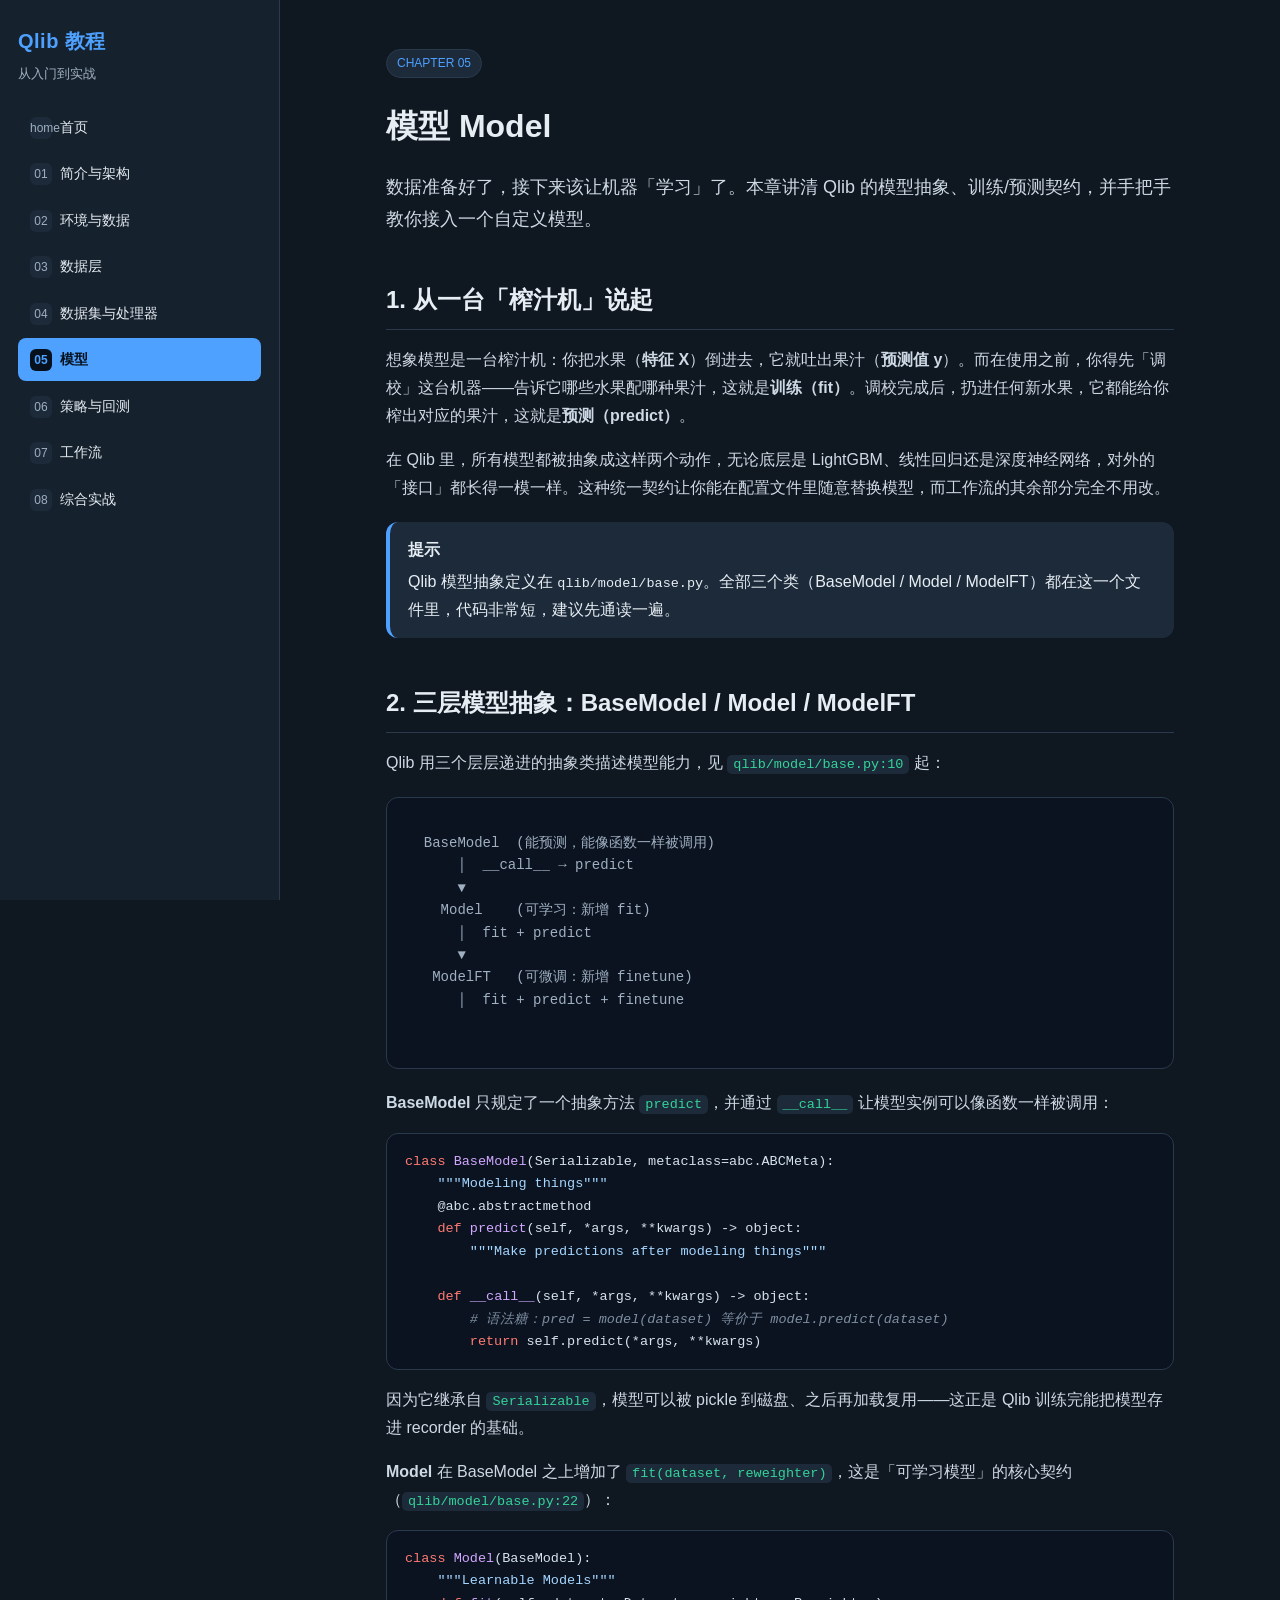
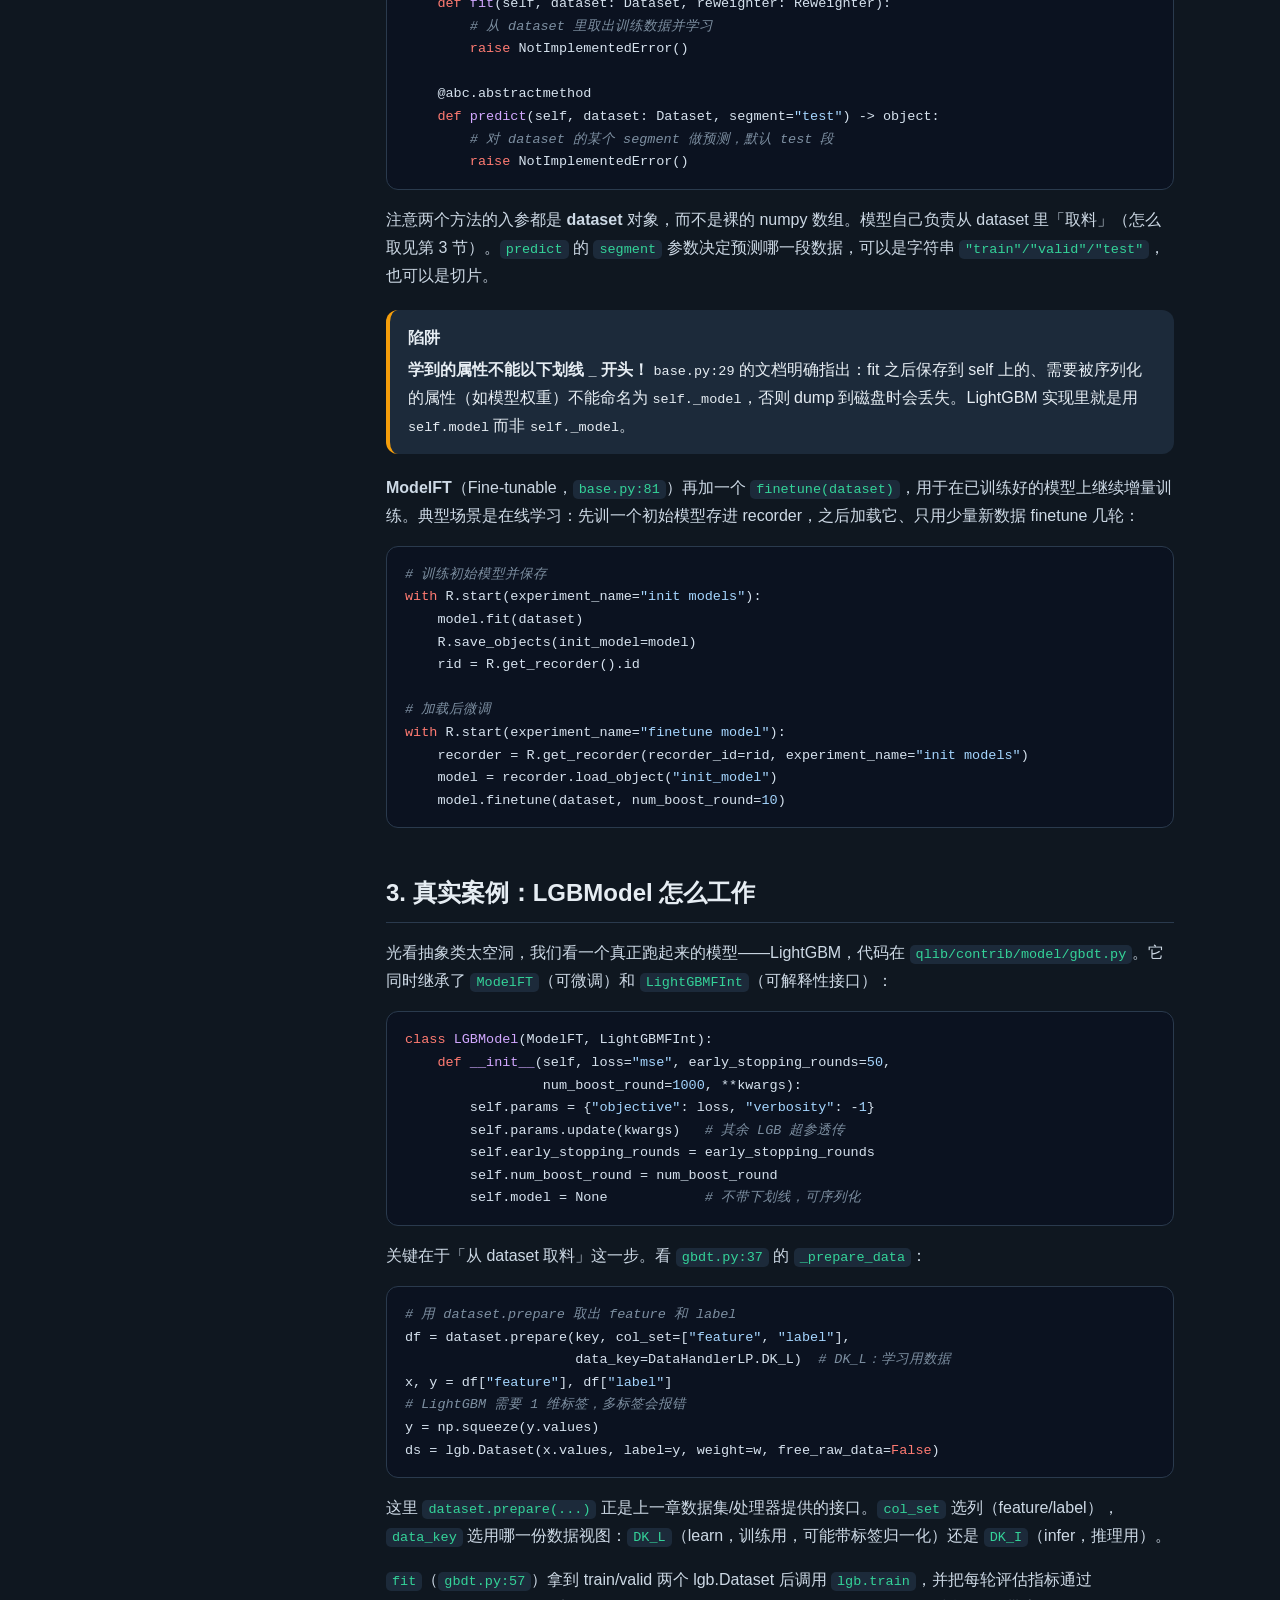
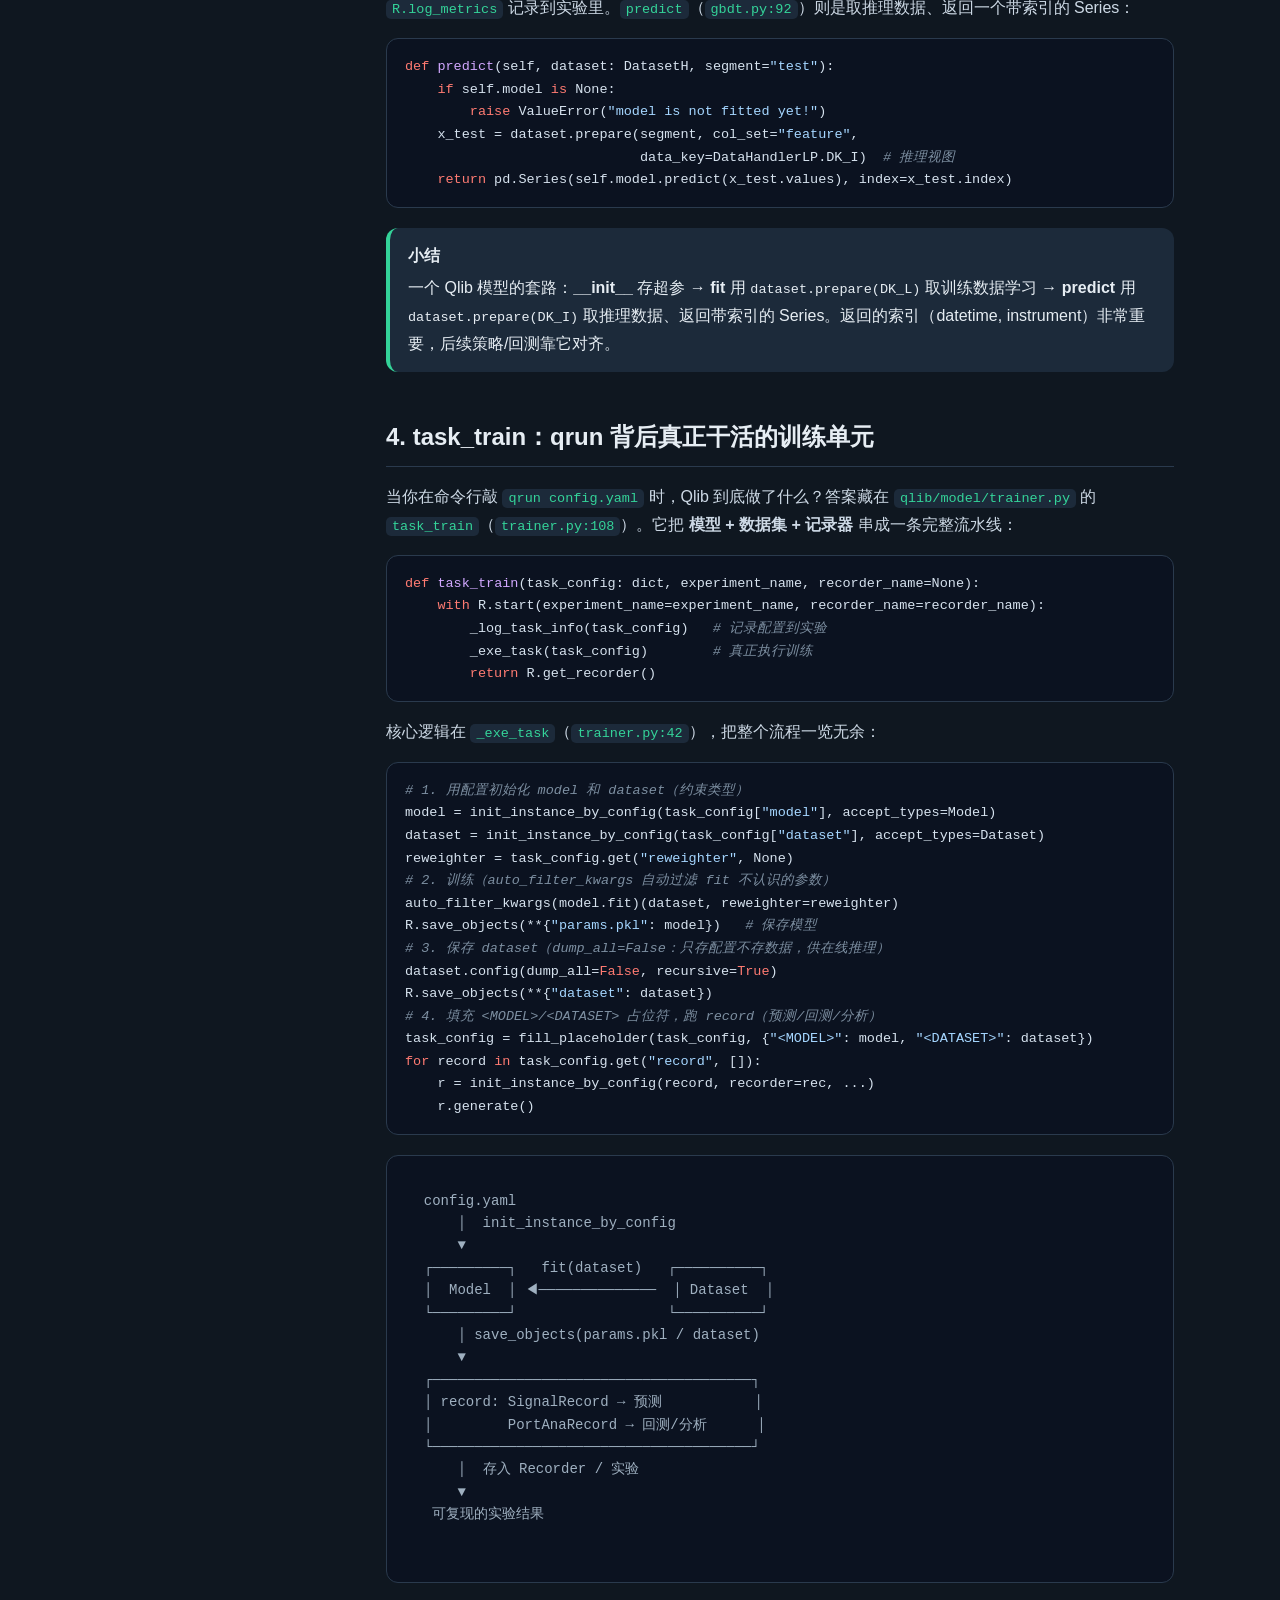
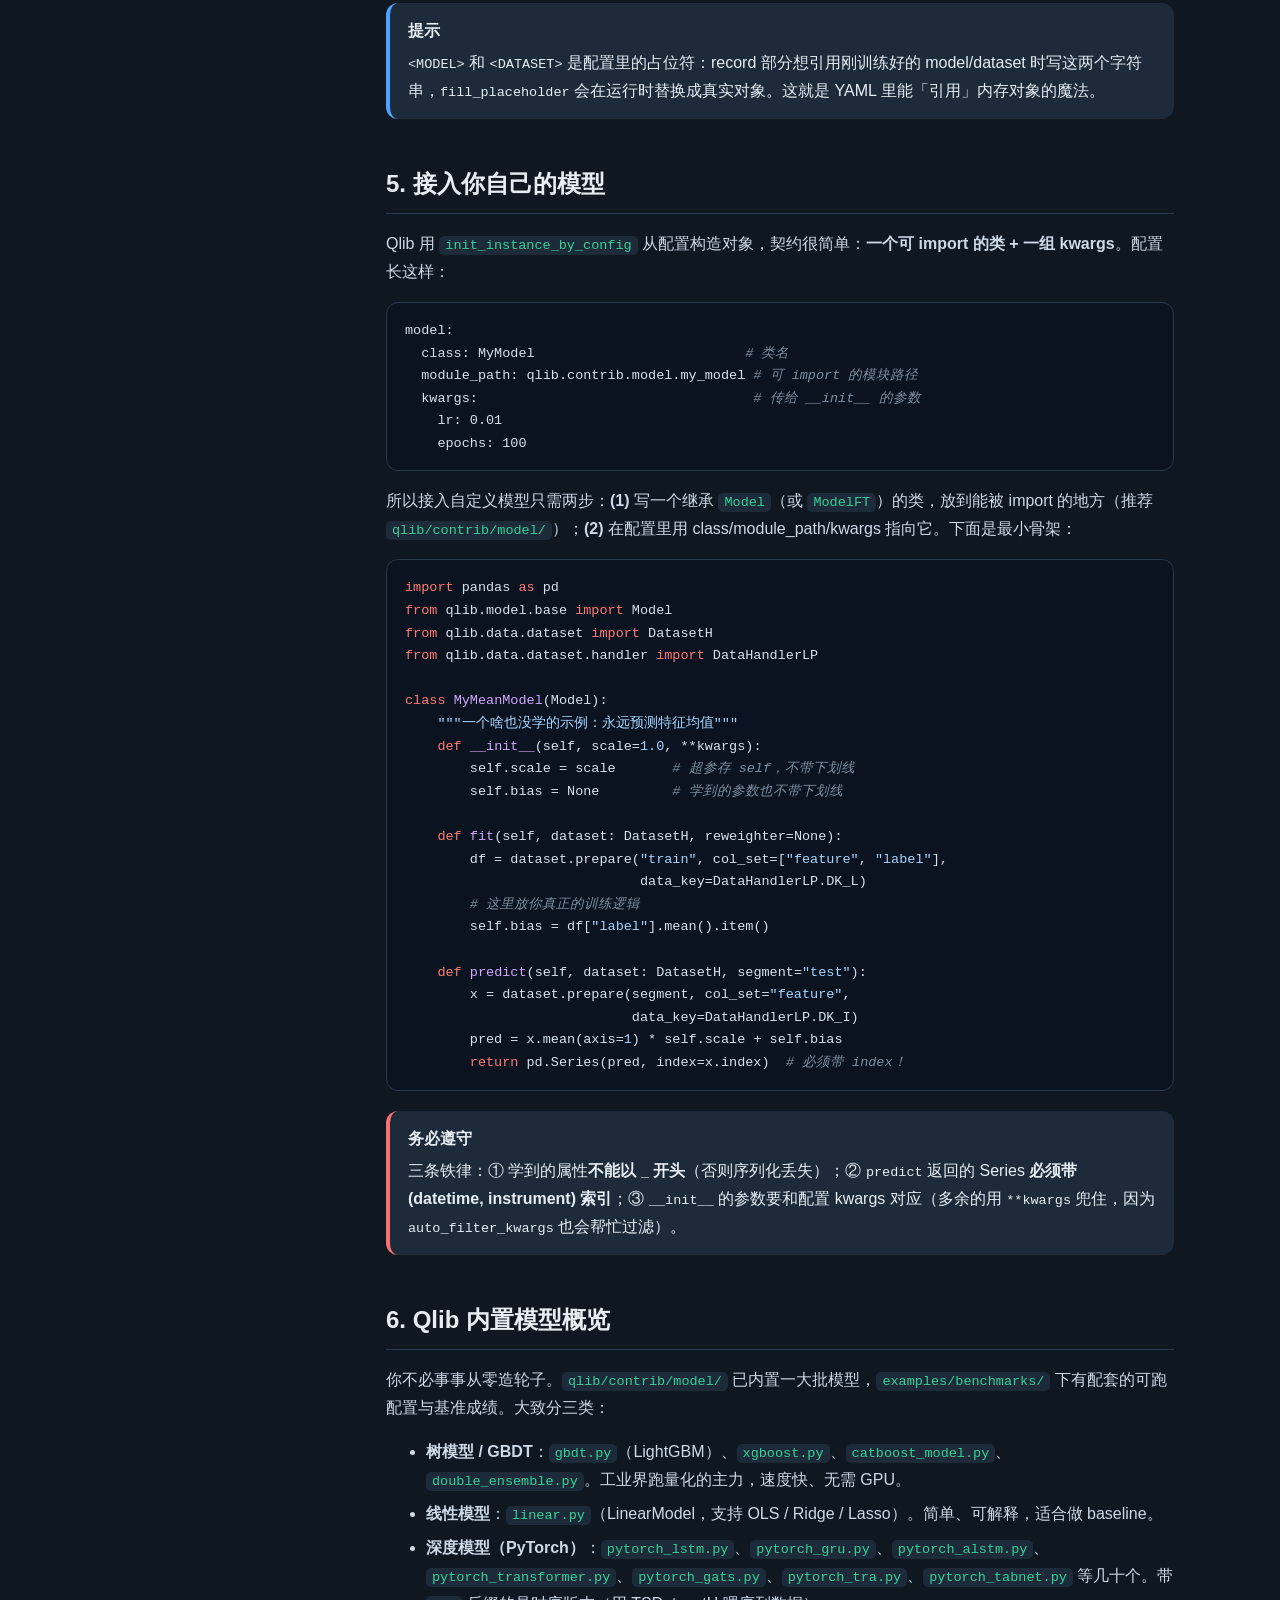
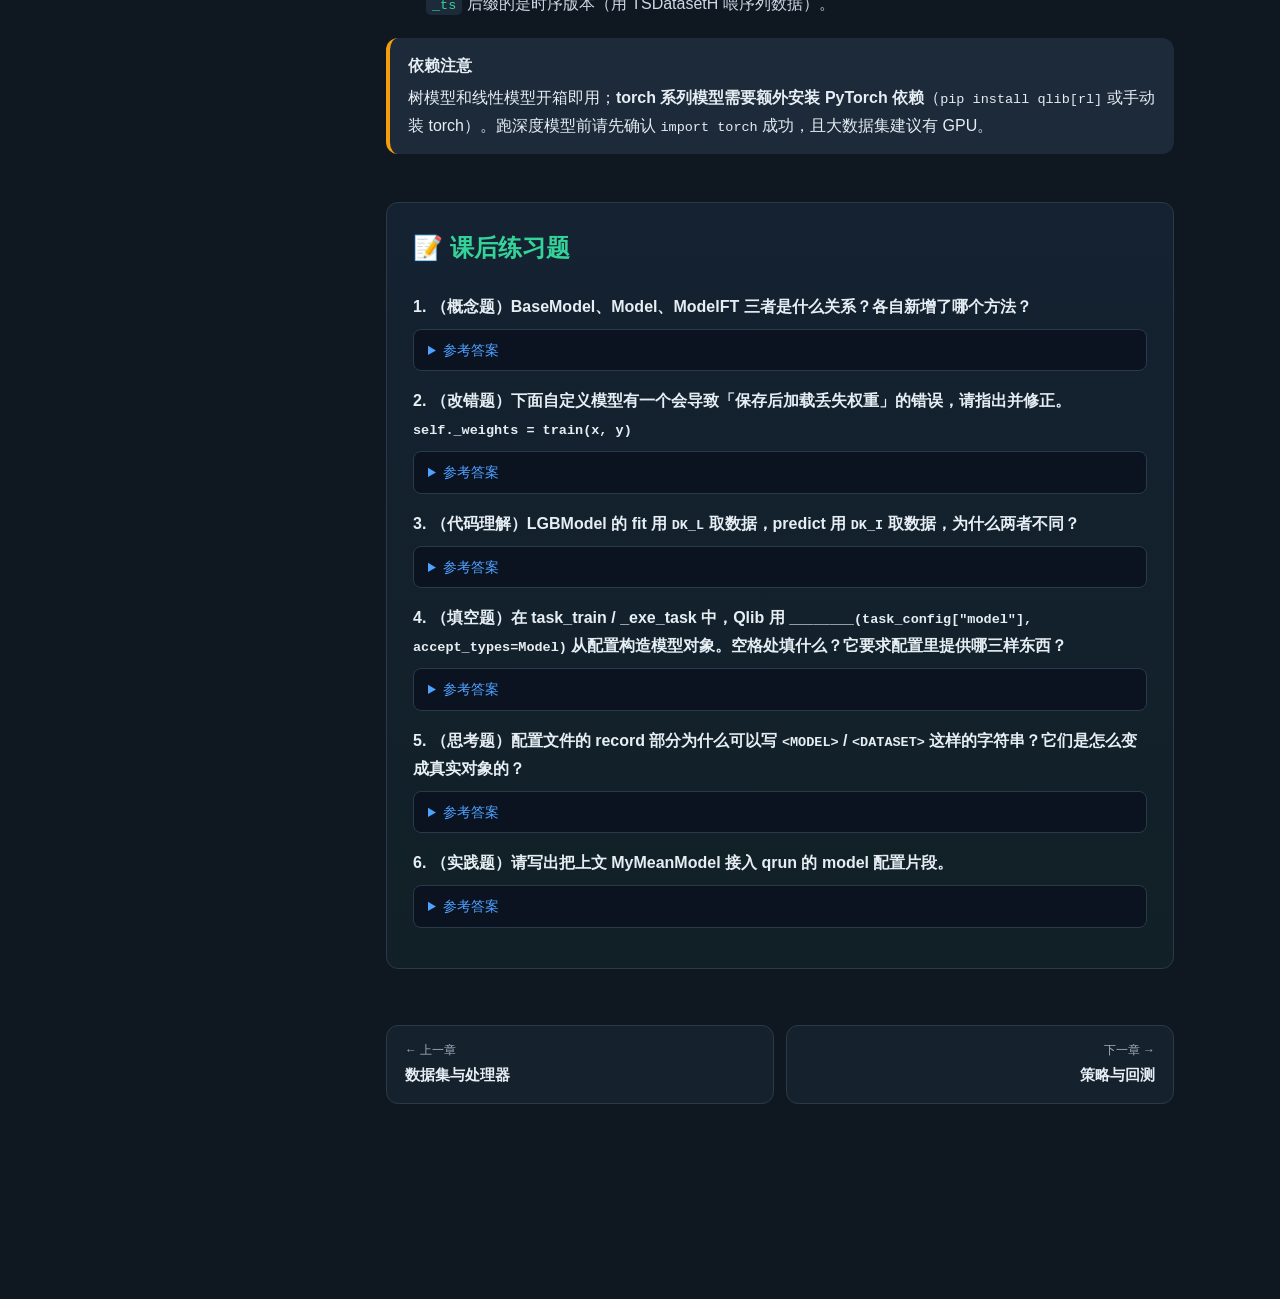
<file: study/ch05.html>
<!DOCTYPE html>
<html lang="zh-CN">
<head>
<meta charset="UTF-8">
<meta name="viewport" content="width=device-width, initial-scale=1.0">
<title>模型 Model · Qlib 学习教程</title>
<link rel="stylesheet" href="style.css">
</head>
<body>
<div class="layout">
  <aside class="sidebar">
    <h1>Qlib 教程</h1>
    <div class="sub">从入门到实战</div>
    <nav>
      <a href="index.html"><span class="num">home</span>首页</a>
      <a href="ch01.html"><span class="num">01</span>简介与架构</a>
      <a href="ch02.html"><span class="num">02</span>环境与数据</a>
      <a href="ch03.html"><span class="num">03</span>数据层</a>
      <a href="ch04.html"><span class="num">04</span>数据集与处理器</a>
      <a href="ch05.html" class="active"><span class="num">05</span>模型</a>
      <a href="ch06.html"><span class="num">06</span>策略与回测</a>
      <a href="ch07.html"><span class="num">07</span>工作流</a>
      <a href="ch08.html"><span class="num">08</span>综合实战</a>
    </nav>
  </aside>
  <main class="content">
    <span class="tag">CHAPTER 05</span>
    <h1>模型 Model</h1>
    <p class="lead">数据准备好了，接下来该让机器「学习」了。本章讲清 Qlib 的模型抽象、训练/预测契约，并手把手教你接入一个自定义模型。</p>

    <h2>1. 从一台「榨汁机」说起</h2>
    <p>想象模型是一台榨汁机：你把水果（<b>特征 X</b>）倒进去，它就吐出果汁（<b>预测值 y</b>）。而在使用之前，你得先「调校」这台机器——告诉它哪些水果配哪种果汁，这就是<b>训练（fit）</b>。调校完成后，扔进任何新水果，它都能给你榨出对应的果汁，这就是<b>预测（predict）</b>。</p>
    <p>在 Qlib 里，所有模型都被抽象成这样两个动作，无论底层是 LightGBM、线性回归还是深度神经网络，对外的「接口」都长得一模一样。这种统一契约让你能在配置文件里随意替换模型，而工作流的其余部分完全不用改。</p>

    <div class="callout"><span class="t">提示</span>Qlib 模型抽象定义在 <code>qlib/model/base.py</code>。全部三个类（BaseModel / Model / ModelFT）都在这一个文件里，代码非常短，建议先通读一遍。</div>

    <h2>2. 三层模型抽象：BaseModel / Model / ModelFT</h2>
    <p>Qlib 用三个层层递进的抽象类描述模型能力，见 <code>qlib/model/base.py:10</code> 起：</p>
    <div class="diagram"><pre>
  BaseModel  (能预测，能像函数一样被调用)
      │  __call__ → predict
      ▼
    Model    (可学习：新增 fit)
      │  fit + predict
      ▼
   ModelFT   (可微调：新增 finetune)
      │  fit + predict + finetune
    </pre></div>
    <p><b>BaseModel</b> 只规定了一个抽象方法 <code>predict</code>，并通过 <code>__call__</code> 让模型实例可以像函数一样被调用：</p>
<pre><code><span class="kw">class</span> <span class="fn">BaseModel</span>(Serializable, metaclass=abc.ABCMeta):
    <span class="str">"""Modeling things"""</span>
    @abc.abstractmethod
    <span class="kw">def</span> <span class="fn">predict</span>(self, *args, **kwargs) -&gt; object:
        <span class="str">"""Make predictions after modeling things"""</span>

    <span class="kw">def</span> <span class="fn">__call__</span>(self, *args, **kwargs) -&gt; object:
        <span class="cmt"># 语法糖：pred = model(dataset) 等价于 model.predict(dataset)</span>
        <span class="kw">return</span> self.predict(*args, **kwargs)</code></pre>
    <p>因为它继承自 <code>Serializable</code>，模型可以被 pickle 到磁盘、之后再加载复用——这正是 Qlib 训练完能把模型存进 recorder 的基础。</p>

    <p><b>Model</b> 在 BaseModel 之上增加了 <code>fit(dataset, reweighter)</code>，这是「可学习模型」的核心契约（<code>qlib/model/base.py:22</code>）：</p>
<pre><code><span class="kw">class</span> <span class="fn">Model</span>(BaseModel):
    <span class="str">"""Learnable Models"""</span>
    <span class="kw">def</span> <span class="fn">fit</span>(self, dataset: Dataset, reweighter: Reweighter):
        <span class="cmt"># 从 dataset 里取出训练数据并学习</span>
        <span class="kw">raise</span> NotImplementedError()

    @abc.abstractmethod
    <span class="kw">def</span> <span class="fn">predict</span>(self, dataset: Dataset, segment=<span class="str">"test"</span>) -&gt; object:
        <span class="cmt"># 对 dataset 的某个 segment 做预测，默认 test 段</span>
        <span class="kw">raise</span> NotImplementedError()</code></pre>
    <p>注意两个方法的入参都是 <b>dataset</b> 对象，而不是裸的 numpy 数组。模型自己负责从 dataset 里「取料」（怎么取见第 3 节）。<code>predict</code> 的 <code>segment</code> 参数决定预测哪一段数据，可以是字符串 <code>"train"/"valid"/"test"</code>，也可以是切片。</p>

    <div class="callout warn"><span class="t">陷阱</span><b>学到的属性不能以下划线 <code>_</code> 开头！</b> <code>base.py:29</code> 的文档明确指出：fit 之后保存到 self 上的、需要被序列化的属性（如模型权重）不能命名为 <code>self._model</code>，否则 dump 到磁盘时会丢失。LightGBM 实现里就是用 <code>self.model</code> 而非 <code>self._model</code>。</div>

    <p><b>ModelFT</b>（Fine-tunable，<code>base.py:81</code>）再加一个 <code>finetune(dataset)</code>，用于在已训练好的模型上继续增量训练。典型场景是在线学习：先训一个初始模型存进 recorder，之后加载它、只用少量新数据 finetune 几轮：</p>
<pre><code><span class="cmt"># 训练初始模型并保存</span>
<span class="kw">with</span> R.start(experiment_name=<span class="str">"init models"</span>):
    model.fit(dataset)
    R.save_objects(init_model=model)
    rid = R.get_recorder().id

<span class="cmt"># 加载后微调</span>
<span class="kw">with</span> R.start(experiment_name=<span class="str">"finetune model"</span>):
    recorder = R.get_recorder(recorder_id=rid, experiment_name=<span class="str">"init models"</span>)
    model = recorder.load_object(<span class="str">"init_model"</span>)
    model.finetune(dataset, num_boost_round=<span class="str">10</span>)</code></pre>

    <h2>3. 真实案例：LGBModel 怎么工作</h2>
    <p>光看抽象类太空洞，我们看一个真正跑起来的模型——LightGBM，代码在 <code>qlib/contrib/model/gbdt.py</code>。它同时继承了 <code>ModelFT</code>（可微调）和 <code>LightGBMFInt</code>（可解释性接口）：</p>
<pre><code><span class="kw">class</span> <span class="fn">LGBModel</span>(ModelFT, LightGBMFInt):
    <span class="kw">def</span> <span class="fn">__init__</span>(self, loss=<span class="str">"mse"</span>, early_stopping_rounds=<span class="str">50</span>,
                 num_boost_round=<span class="str">1000</span>, **kwargs):
        self.params = {<span class="str">"objective"</span>: loss, <span class="str">"verbosity"</span>: -<span class="str">1</span>}
        self.params.update(kwargs)   <span class="cmt"># 其余 LGB 超参透传</span>
        self.early_stopping_rounds = early_stopping_rounds
        self.num_boost_round = num_boost_round
        self.model = None            <span class="cmt"># 不带下划线，可序列化</span></code></pre>
    <p>关键在于「从 dataset 取料」这一步。看 <code>gbdt.py:37</code> 的 <code>_prepare_data</code>：</p>
<pre><code><span class="cmt"># 用 dataset.prepare 取出 feature 和 label</span>
df = dataset.prepare(key, col_set=[<span class="str">"feature"</span>, <span class="str">"label"</span>],
                     data_key=DataHandlerLP.DK_L)  <span class="cmt"># DK_L：学习用数据</span>
x, y = df[<span class="str">"feature"</span>], df[<span class="str">"label"</span>]
<span class="cmt"># LightGBM 需要 1 维标签，多标签会报错</span>
y = np.squeeze(y.values)
ds = lgb.Dataset(x.values, label=y, weight=w, free_raw_data=<span class="kw">False</span>)</code></pre>
    <p>这里 <code>dataset.prepare(...)</code> 正是上一章数据集/处理器提供的接口。<code>col_set</code> 选列（feature/label），<code>data_key</code> 选用哪一份数据视图：<code>DK_L</code>（learn，训练用，可能带标签归一化）还是 <code>DK_I</code>（infer，推理用）。</p>
    <p><code>fit</code>（<code>gbdt.py:57</code>）拿到 train/valid 两个 lgb.Dataset 后调用 <code>lgb.train</code>，并把每轮评估指标通过 <code>R.log_metrics</code> 记录到实验里。<code>predict</code>（<code>gbdt.py:92</code>）则是取推理数据、返回一个带索引的 Series：</p>
<pre><code><span class="kw">def</span> <span class="fn">predict</span>(self, dataset: DatasetH, segment=<span class="str">"test"</span>):
    <span class="kw">if</span> self.model <span class="kw">is</span> None:
        <span class="kw">raise</span> ValueError(<span class="str">"model is not fitted yet!"</span>)
    x_test = dataset.prepare(segment, col_set=<span class="str">"feature"</span>,
                             data_key=DataHandlerLP.DK_I)  <span class="cmt"># 推理视图</span>
    <span class="kw">return</span> pd.Series(self.model.predict(x_test.values), index=x_test.index)</code></pre>
    <div class="callout tip"><span class="t">小结</span>一个 Qlib 模型的套路：<b>__init__</b> 存超参 → <b>fit</b> 用 <code>dataset.prepare(DK_L)</code> 取训练数据学习 → <b>predict</b> 用 <code>dataset.prepare(DK_I)</code> 取推理数据、返回带索引的 Series。返回的索引（datetime, instrument）非常重要，后续策略/回测靠它对齐。</div>

    <h2>4. task_train：qrun 背后真正干活的训练单元</h2>
    <p>当你在命令行敲 <code>qrun config.yaml</code> 时，Qlib 到底做了什么？答案藏在 <code>qlib/model/trainer.py</code> 的 <code>task_train</code>（<code>trainer.py:108</code>）。它把 <b>模型 + 数据集 + 记录器</b> 串成一条完整流水线：</p>
<pre><code><span class="kw">def</span> <span class="fn">task_train</span>(task_config: dict, experiment_name, recorder_name=None):
    <span class="kw">with</span> R.start(experiment_name=experiment_name, recorder_name=recorder_name):
        _log_task_info(task_config)   <span class="cmt"># 记录配置到实验</span>
        _exe_task(task_config)        <span class="cmt"># 真正执行训练</span>
        <span class="kw">return</span> R.get_recorder()</code></pre>
    <p>核心逻辑在 <code>_exe_task</code>（<code>trainer.py:42</code>），把整个流程一览无余：</p>
<pre><code><span class="cmt"># 1. 用配置初始化 model 和 dataset（约束类型）</span>
model = init_instance_by_config(task_config[<span class="str">"model"</span>], accept_types=Model)
dataset = init_instance_by_config(task_config[<span class="str">"dataset"</span>], accept_types=Dataset)
reweighter = task_config.get(<span class="str">"reweighter"</span>, None)
<span class="cmt"># 2. 训练（auto_filter_kwargs 自动过滤 fit 不认识的参数）</span>
auto_filter_kwargs(model.fit)(dataset, reweighter=reweighter)
R.save_objects(**{<span class="str">"params.pkl"</span>: model})   <span class="cmt"># 保存模型</span>
<span class="cmt"># 3. 保存 dataset（dump_all=False：只存配置不存数据，供在线推理）</span>
dataset.config(dump_all=<span class="kw">False</span>, recursive=<span class="kw">True</span>)
R.save_objects(**{<span class="str">"dataset"</span>: dataset})
<span class="cmt"># 4. 填充 &lt;MODEL&gt;/&lt;DATASET&gt; 占位符，跑 record（预测/回测/分析）</span>
task_config = fill_placeholder(task_config, {<span class="str">"&lt;MODEL&gt;"</span>: model, <span class="str">"&lt;DATASET&gt;"</span>: dataset})
<span class="kw">for</span> record <span class="kw">in</span> task_config.get(<span class="str">"record"</span>, []):
    r = init_instance_by_config(record, recorder=rec, ...)
    r.generate()</code></pre>
    <div class="diagram"><pre>
  config.yaml
      │  init_instance_by_config
      ▼
  ┌─────────┐   fit(dataset)   ┌──────────┐
  │  Model  │ ◀──────────────  │ Dataset  │
  └─────────┘                  └──────────┘
      │ save_objects(params.pkl / dataset)
      ▼
  ┌──────────────────────────────────────┐
  │ record: SignalRecord → 预测           │
  │         PortAnaRecord → 回测/分析      │
  └──────────────────────────────────────┘
      │  存入 Recorder / 实验
      ▼
   可复现的实验结果
    </pre></div>
    <div class="callout"><span class="t">提示</span><code>&lt;MODEL&gt;</code> 和 <code>&lt;DATASET&gt;</code> 是配置里的占位符：record 部分想引用刚训练好的 model/dataset 时写这两个字符串，<code>fill_placeholder</code> 会在运行时替换成真实对象。这就是 YAML 里能「引用」内存对象的魔法。</div>

    <h2>5. 接入你自己的模型</h2>
    <p>Qlib 用 <code>init_instance_by_config</code> 从配置构造对象，契约很简单：<b>一个可 import 的类 + 一组 kwargs</b>。配置长这样：</p>
<pre><code>model:
  class: MyModel                          <span class="cmt"># 类名</span>
  module_path: qlib.contrib.model.my_model <span class="cmt"># 可 import 的模块路径</span>
  kwargs:                                  <span class="cmt"># 传给 __init__ 的参数</span>
    lr: 0.01
    epochs: 100</code></pre>
    <p>所以接入自定义模型只需两步：<b>(1)</b> 写一个继承 <code>Model</code>（或 <code>ModelFT</code>）的类，放到能被 import 的地方（推荐 <code>qlib/contrib/model/</code>）；<b>(2)</b> 在配置里用 class/module_path/kwargs 指向它。下面是最小骨架：</p>
<pre><code><span class="kw">import</span> pandas <span class="kw">as</span> pd
<span class="kw">from</span> qlib.model.base <span class="kw">import</span> Model
<span class="kw">from</span> qlib.data.dataset <span class="kw">import</span> DatasetH
<span class="kw">from</span> qlib.data.dataset.handler <span class="kw">import</span> DataHandlerLP

<span class="kw">class</span> <span class="fn">MyMeanModel</span>(Model):
    <span class="str">"""一个啥也没学的示例：永远预测特征均值"""</span>
    <span class="kw">def</span> <span class="fn">__init__</span>(self, scale=<span class="str">1.0</span>, **kwargs):
        self.scale = scale       <span class="cmt"># 超参存 self，不带下划线</span>
        self.bias = None         <span class="cmt"># 学到的参数也不带下划线</span>

    <span class="kw">def</span> <span class="fn">fit</span>(self, dataset: DatasetH, reweighter=None):
        df = dataset.prepare(<span class="str">"train"</span>, col_set=[<span class="str">"feature"</span>, <span class="str">"label"</span>],
                             data_key=DataHandlerLP.DK_L)
        <span class="cmt"># 这里放你真正的训练逻辑</span>
        self.bias = df[<span class="str">"label"</span>].mean().item()

    <span class="kw">def</span> <span class="fn">predict</span>(self, dataset: DatasetH, segment=<span class="str">"test"</span>):
        x = dataset.prepare(segment, col_set=<span class="str">"feature"</span>,
                            data_key=DataHandlerLP.DK_I)
        pred = x.mean(axis=<span class="str">1</span>) * self.scale + self.bias
        <span class="kw">return</span> pd.Series(pred, index=x.index)  <span class="cmt"># 必须带 index！</span></code></pre>
    <div class="callout danger"><span class="t">务必遵守</span>三条铁律：① 学到的属性<b>不能以 <code>_</code> 开头</b>（否则序列化丢失）；② <code>predict</code> 返回的 Series <b>必须带 (datetime, instrument) 索引</b>；③ <code>__init__</code> 的参数要和配置 kwargs 对应（多余的用 <code>**kwargs</code> 兜住，因为 <code>auto_filter_kwargs</code> 也会帮忙过滤）。</div>

    <h2>6. Qlib 内置模型概览</h2>
    <p>你不必事事从零造轮子。<code>qlib/contrib/model/</code> 已内置一大批模型，<code>examples/benchmarks/</code> 下有配套的可跑配置与基准成绩。大致分三类：</p>
    <ul>
      <li><b>树模型 / GBDT</b>：<code>gbdt.py</code>（LightGBM）、<code>xgboost.py</code>、<code>catboost_model.py</code>、<code>double_ensemble.py</code>。工业界跑量化的主力，速度快、无需 GPU。</li>
      <li><b>线性模型</b>：<code>linear.py</code>（LinearModel，支持 OLS / Ridge / Lasso）。简单、可解释，适合做 baseline。</li>
      <li><b>深度模型（PyTorch）</b>：<code>pytorch_lstm.py</code>、<code>pytorch_gru.py</code>、<code>pytorch_alstm.py</code>、<code>pytorch_transformer.py</code>、<code>pytorch_gats.py</code>、<code>pytorch_tra.py</code>、<code>pytorch_tabnet.py</code> 等几十个。带 <code>_ts</code> 后缀的是时序版本（用 TSDatasetH 喂序列数据）。</li>
    </ul>
    <div class="callout warn"><span class="t">依赖注意</span>树模型和线性模型开箱即用；<b>torch 系列模型需要额外安装 PyTorch 依赖</b>（<code>pip install qlib[rl]</code> 或手动装 torch）。跑深度模型前请先确认 <code>import torch</code> 成功，且大数据集建议有 GPU。</div>

    <div class="exercises">
      <h2>📝 课后练习题</h2>

      <div class="q"><b>1. （概念题）BaseModel、Model、ModelFT 三者是什么关系？各自新增了哪个方法？</b>
        <details><summary>参考答案</summary><div class="a">它们是继承链：BaseModel → Model → ModelFT。BaseModel 定义了抽象方法 <code>predict</code> 并用 <code>__call__</code> 让实例可当函数调用；Model 在其上新增 <code>fit</code>（可学习）；ModelFT 再新增 <code>finetune</code>（可微调、增量训练）。见 qlib/model/base.py。</div></details>
      </div>

      <div class="q"><b>2. （改错题）下面自定义模型有一个会导致「保存后加载丢失权重」的错误，请指出并修正。<br>
      <code>self._weights = train(x, y)</code></b>
        <details><summary>参考答案</summary><div class="a">错误在于属性名以下划线开头。base.py:29 的文档规定：学到的、需要序列化的属性不能以 <code>_</code> 开头，否则 dump 到磁盘时会被丢弃。改为 <code>self.weights = train(x, y)</code> 即可（对照 LGBModel 用的是 <code>self.model</code>）。</div></details>
      </div>

      <div class="q"><b>3. （代码理解）LGBModel 的 fit 用 <code>DK_L</code> 取数据，predict 用 <code>DK_I</code> 取数据，为什么两者不同？</b>
        <details><summary>参考答案</summary><div class="a"><code>DK_L</code>（learn）是训练用视图，可能对 label 做了归一化等处理；<code>DK_I</code>（infer）是推理用视图。fit 需要 feature 和 label 一起学习，故用 DK_L 并取 <code>col_set=["feature","label"]</code>；predict 只需 feature，故用 DK_I 且 <code>col_set="feature"</code>。区分两个视图是为了训练/推理阶段的数据处理逻辑可以不同。</div></details>
      </div>

      <div class="q"><b>4. （填空题）在 task_train / _exe_task 中，Qlib 用 <code>________(task_config["model"], accept_types=Model)</code> 从配置构造模型对象。空格处填什么？它要求配置里提供哪三样东西？</b>
        <details><summary>参考答案</summary><div class="a">填 <code>init_instance_by_config</code>。它要求配置提供：<b>class</b>（类名）、<b>module_path</b>（可 import 的模块路径）、<b>kwargs</b>（传给 __init__ 的参数）。<code>accept_types=Model</code> 还会校验构造出的对象确实是 Model 子类。</div></details>
      </div>

      <div class="q"><b>5. （思考题）配置文件的 record 部分为什么可以写 <code>&lt;MODEL&gt;</code> / <code>&lt;DATASET&gt;</code> 这样的字符串？它们是怎么变成真实对象的？</b>
        <details><summary>参考答案</summary><div class="a">它们是占位符。_exe_task 训练完 model、dataset 后，调用 <code>fill_placeholder(task_config, {"&lt;MODEL&gt;": model, "&lt;DATASET&gt;": dataset})</code>，在运行时把 YAML 里的占位字符串替换成内存中的真实对象，从而让 record（如 SignalRecord）能引用刚训练好的模型与数据集。</div></details>
      </div>

      <div class="q"><b>6. （实践题）请写出把上文 MyMeanModel 接入 qrun 的 model 配置片段。</b>
        <details><summary>参考答案</summary><div class="a"><pre><code>model:
  class: MyMeanModel
  module_path: qlib.contrib.model.my_model
  kwargs:
    scale: 1.0</code></pre>前提是把 MyMeanModel 放在 <code>qlib/contrib/model/my_model.py</code>（或任何能被 import 的路径）。kwargs 里的键需与 __init__ 参数对应。</div></details>
      </div>
    </div>

    <div class="pager">
      <a class="prev" href="ch04.html"><span class="lbl">← 上一章</span><span class="ttl">数据集与处理器</span></a>
      <a class="next" href="ch06.html"><span class="lbl">下一章 →</span><span class="ttl">策略与回测</span></a>
    </div>
  </main>
</div>
</body>
</html>
</file>
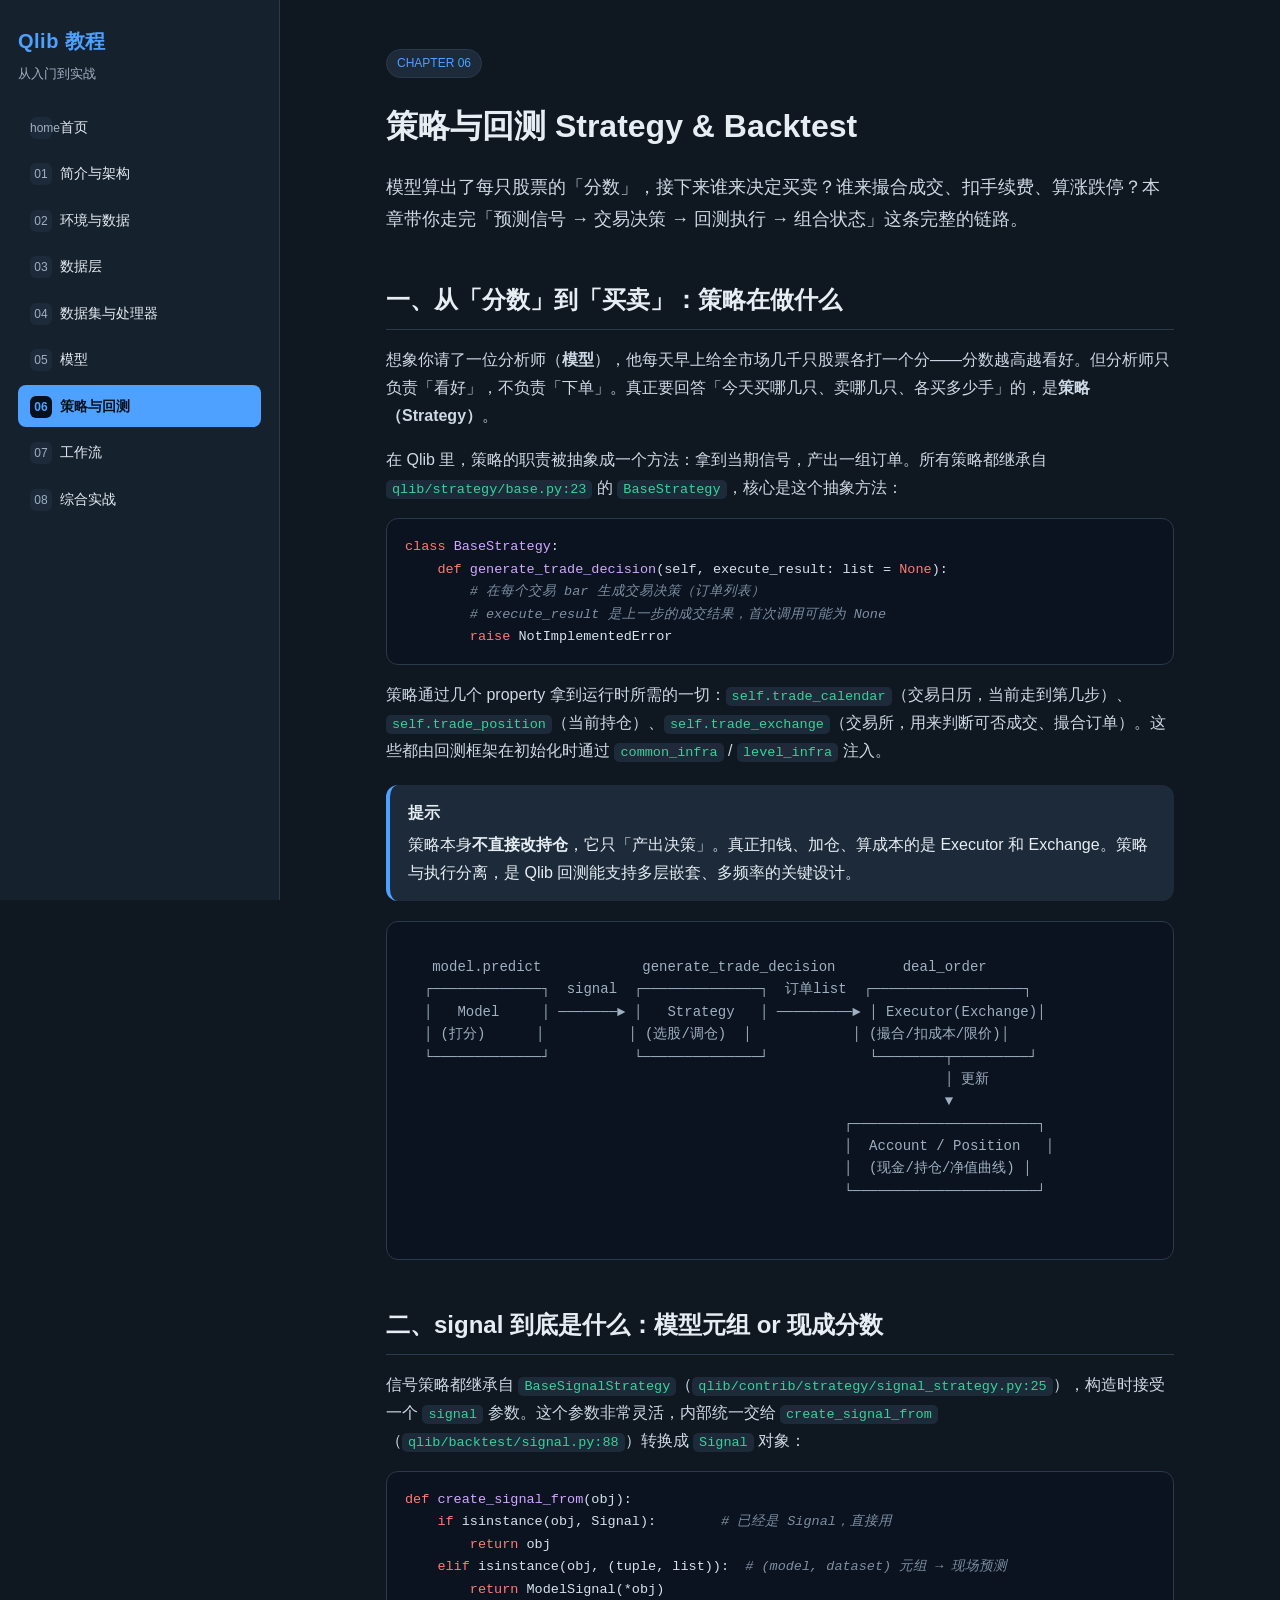
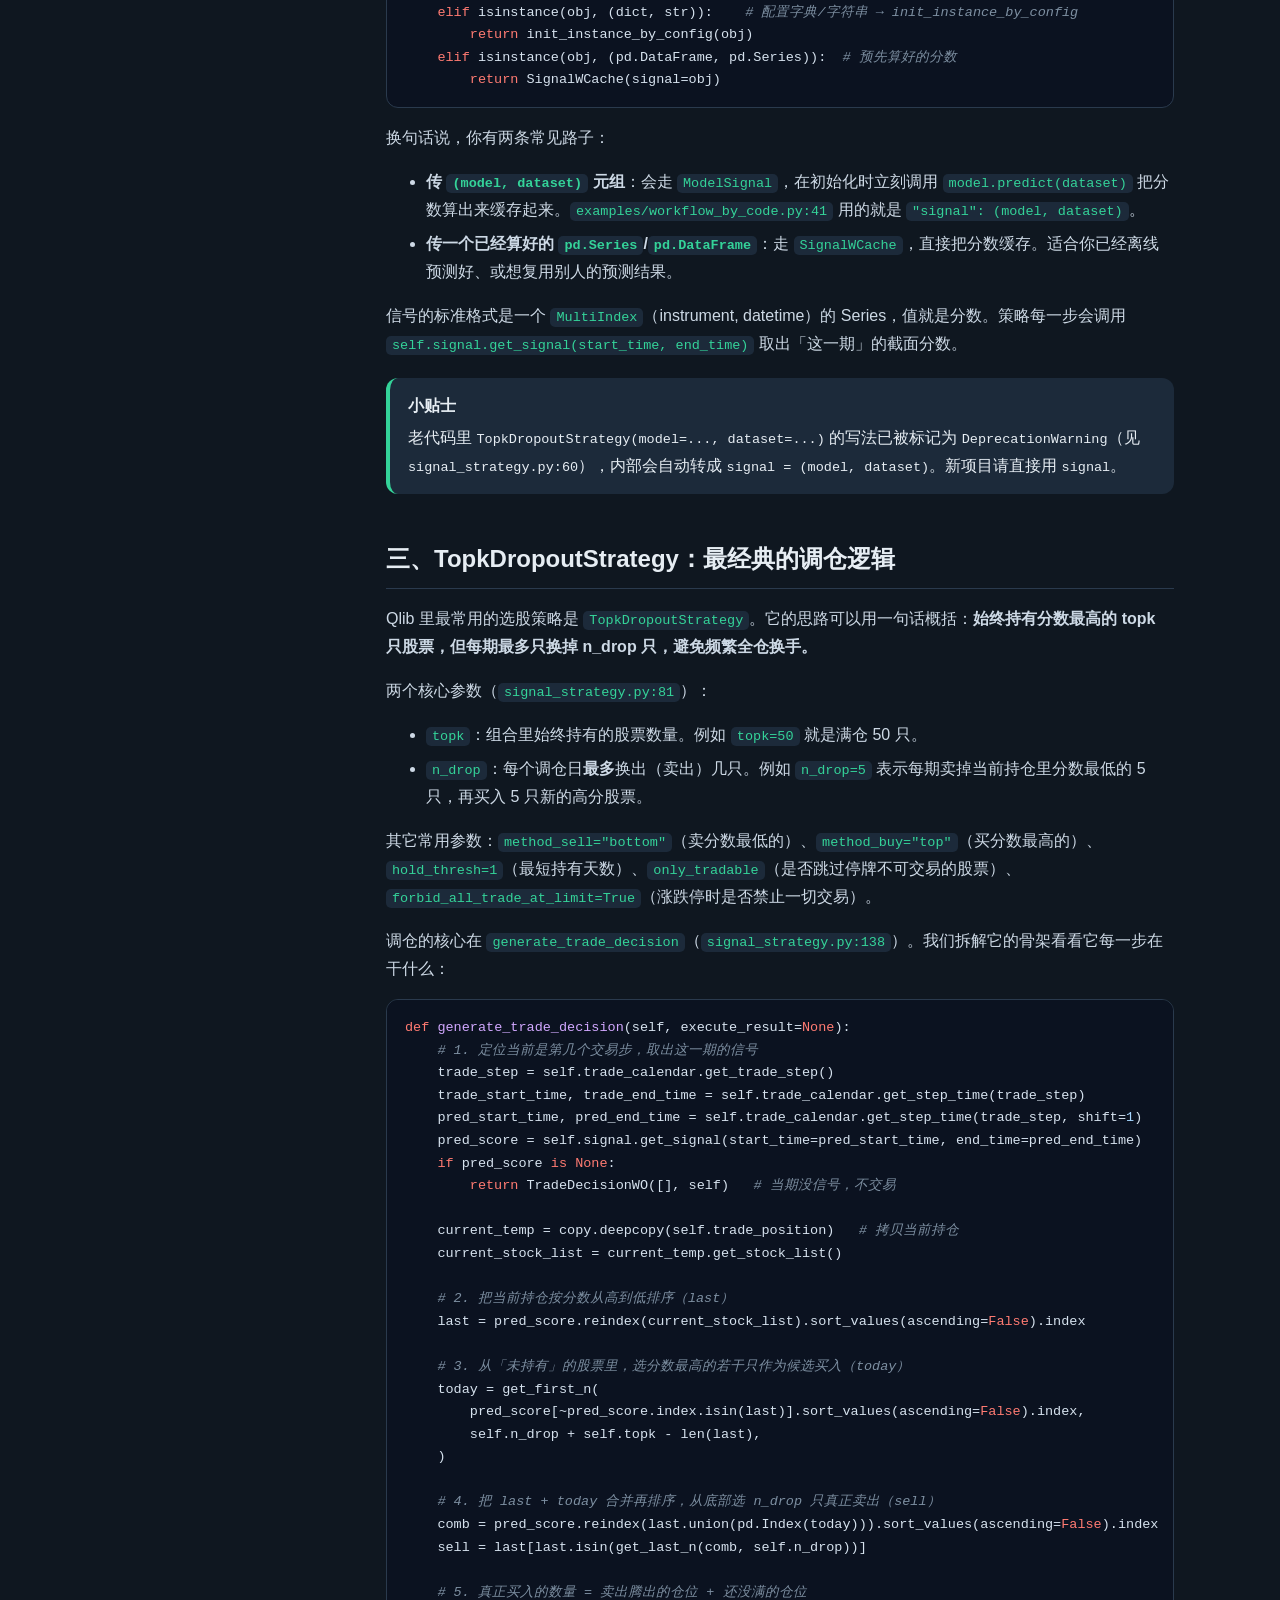
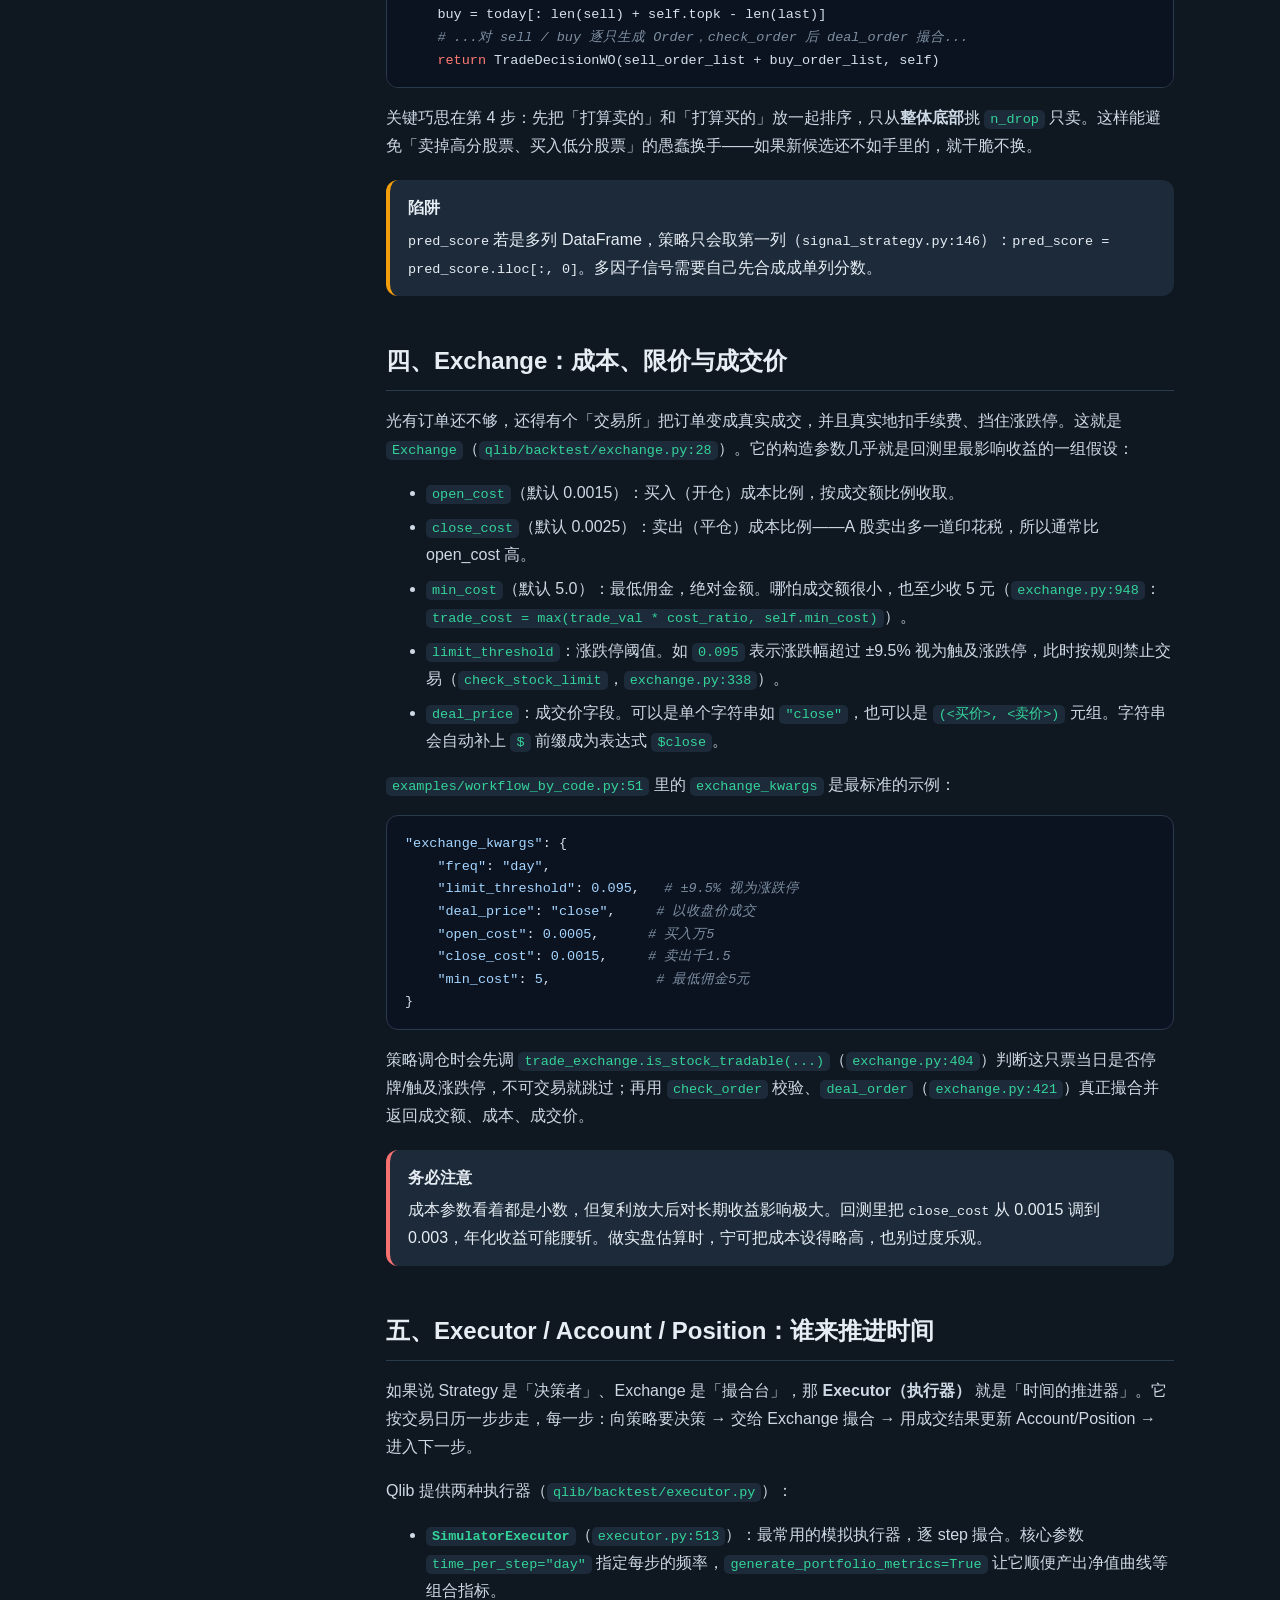
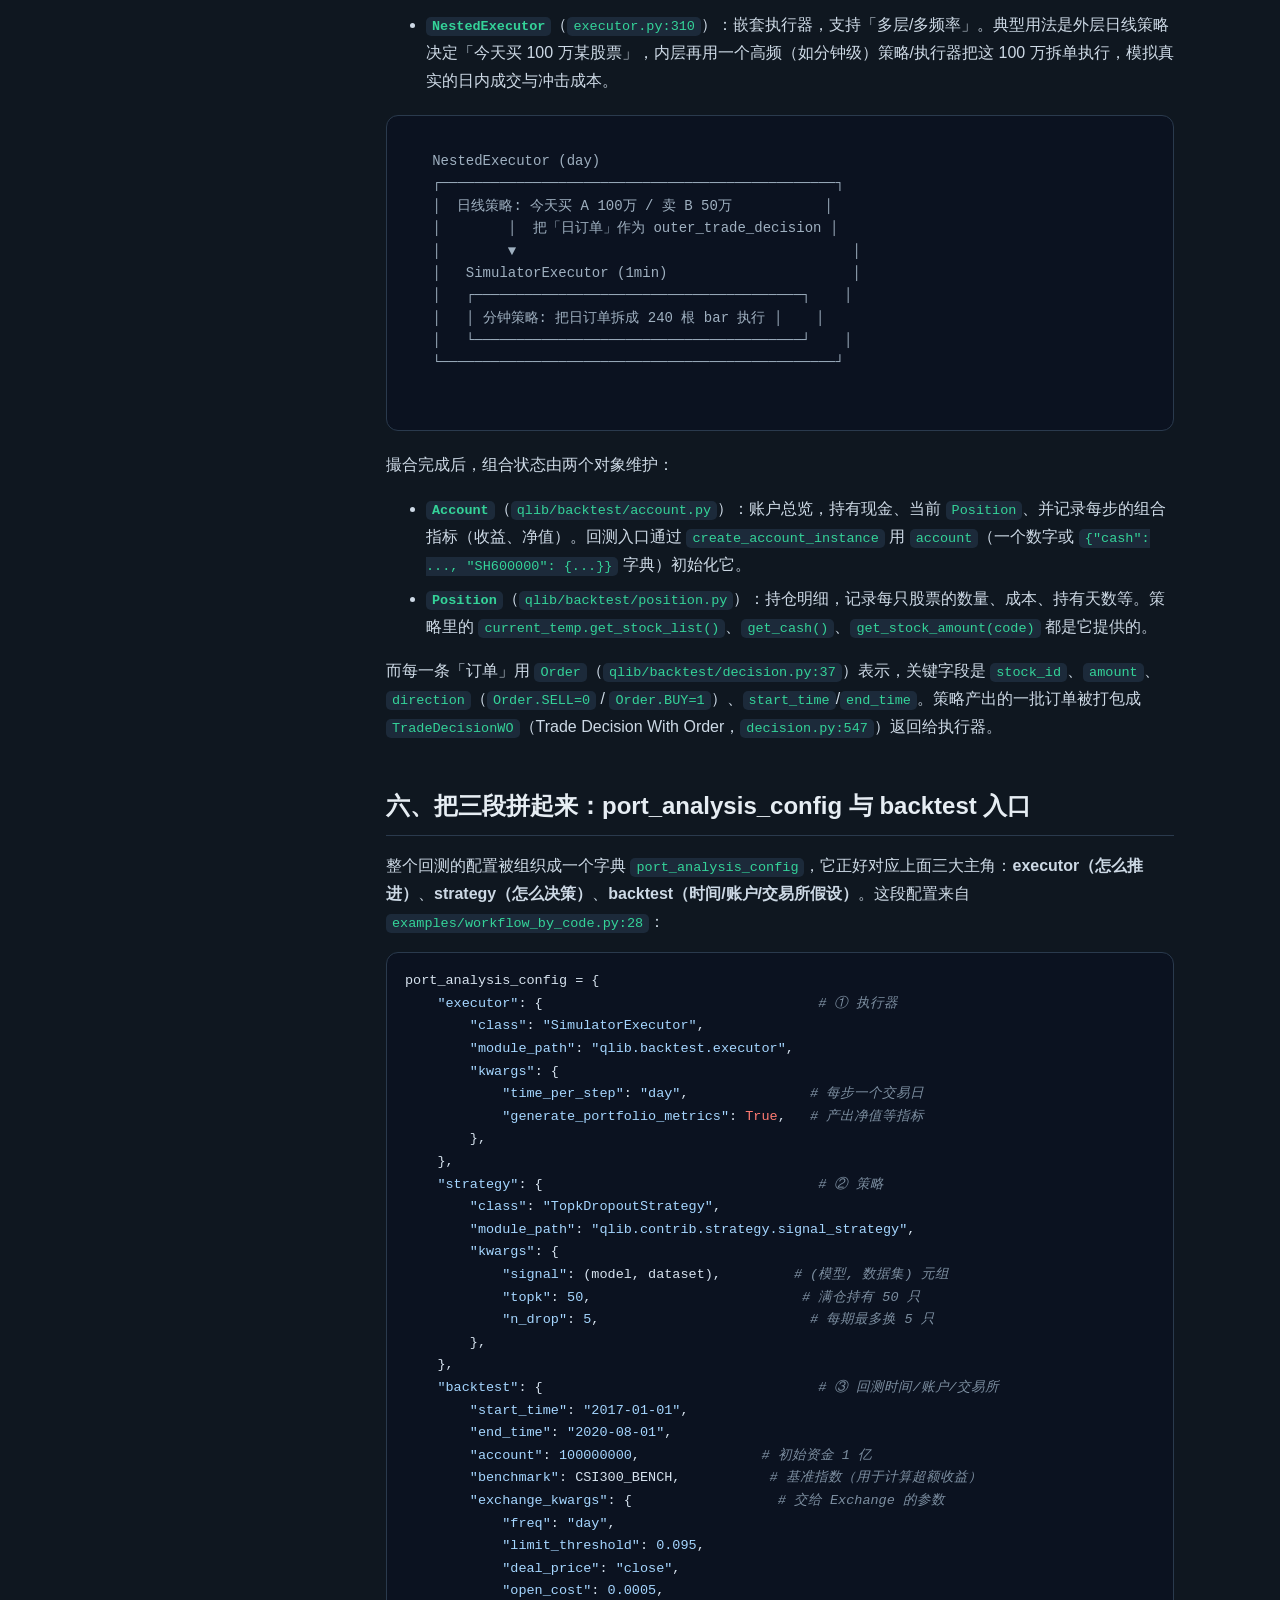
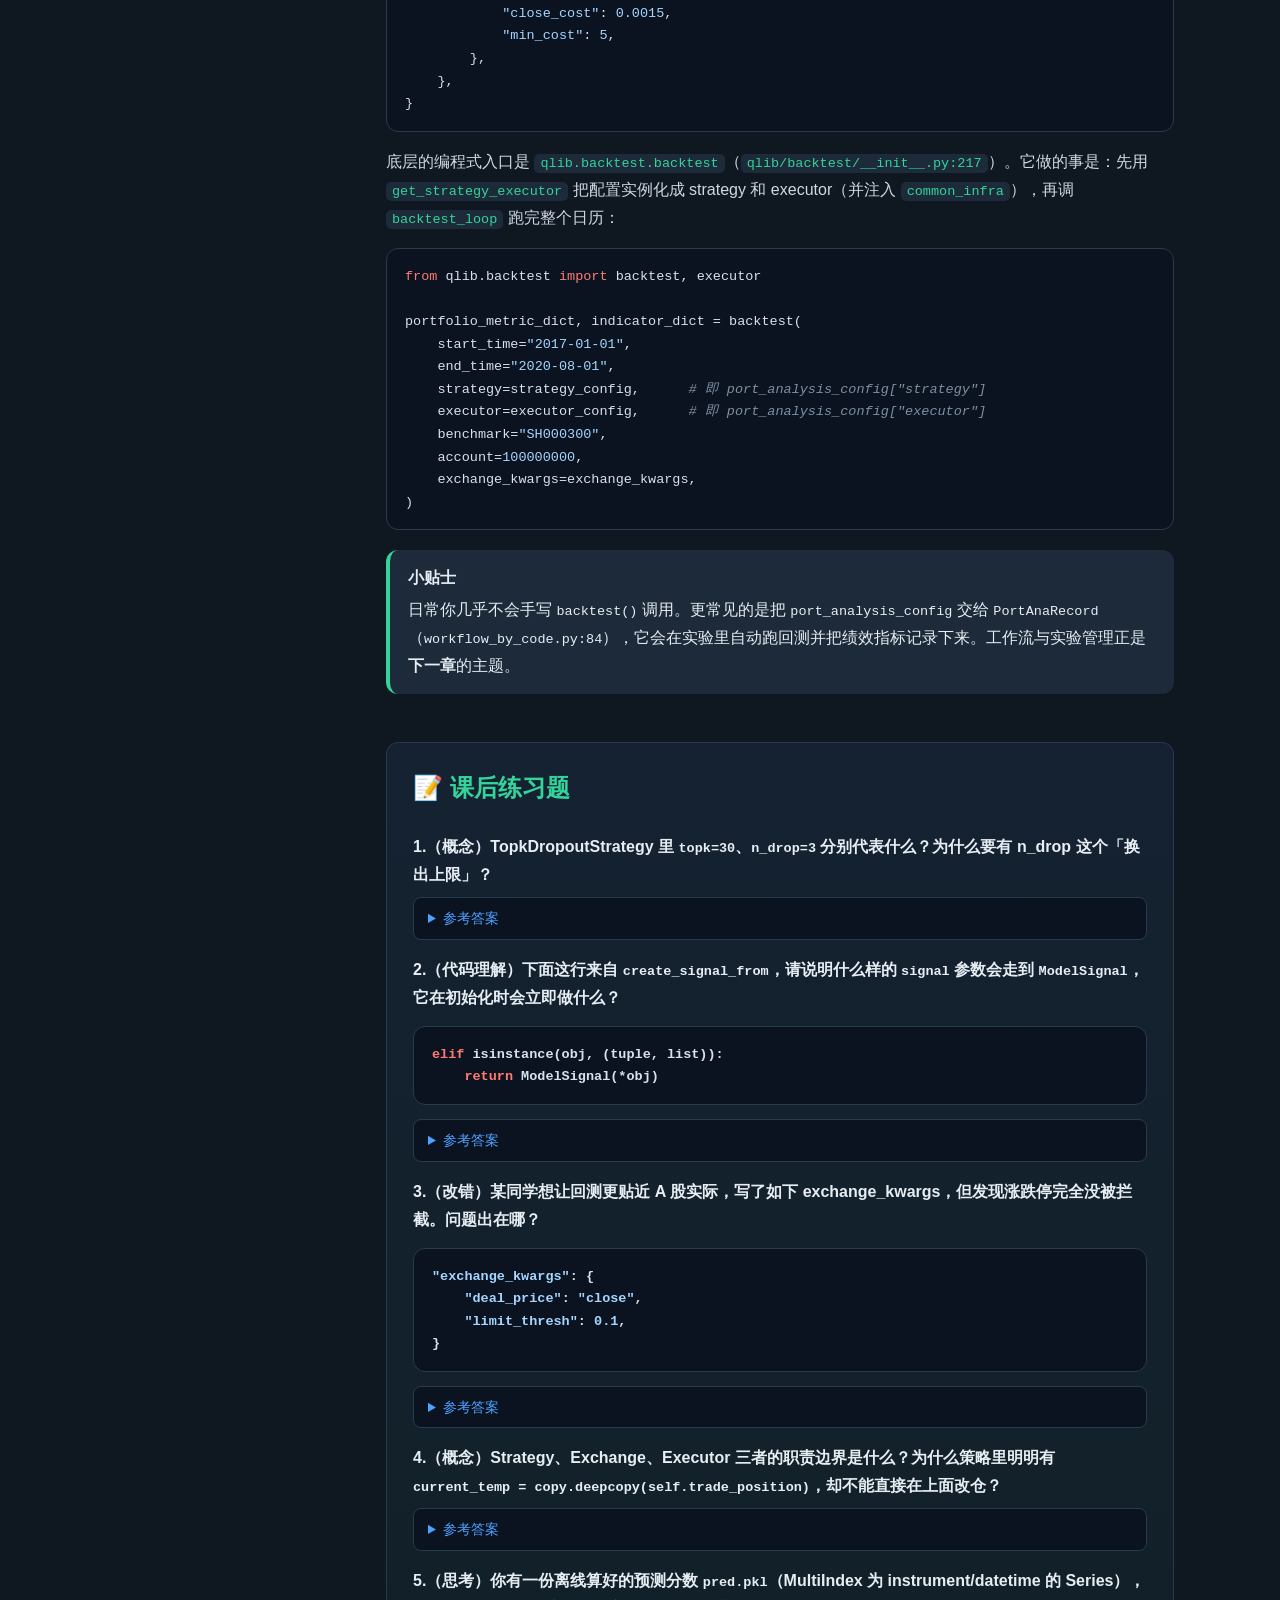
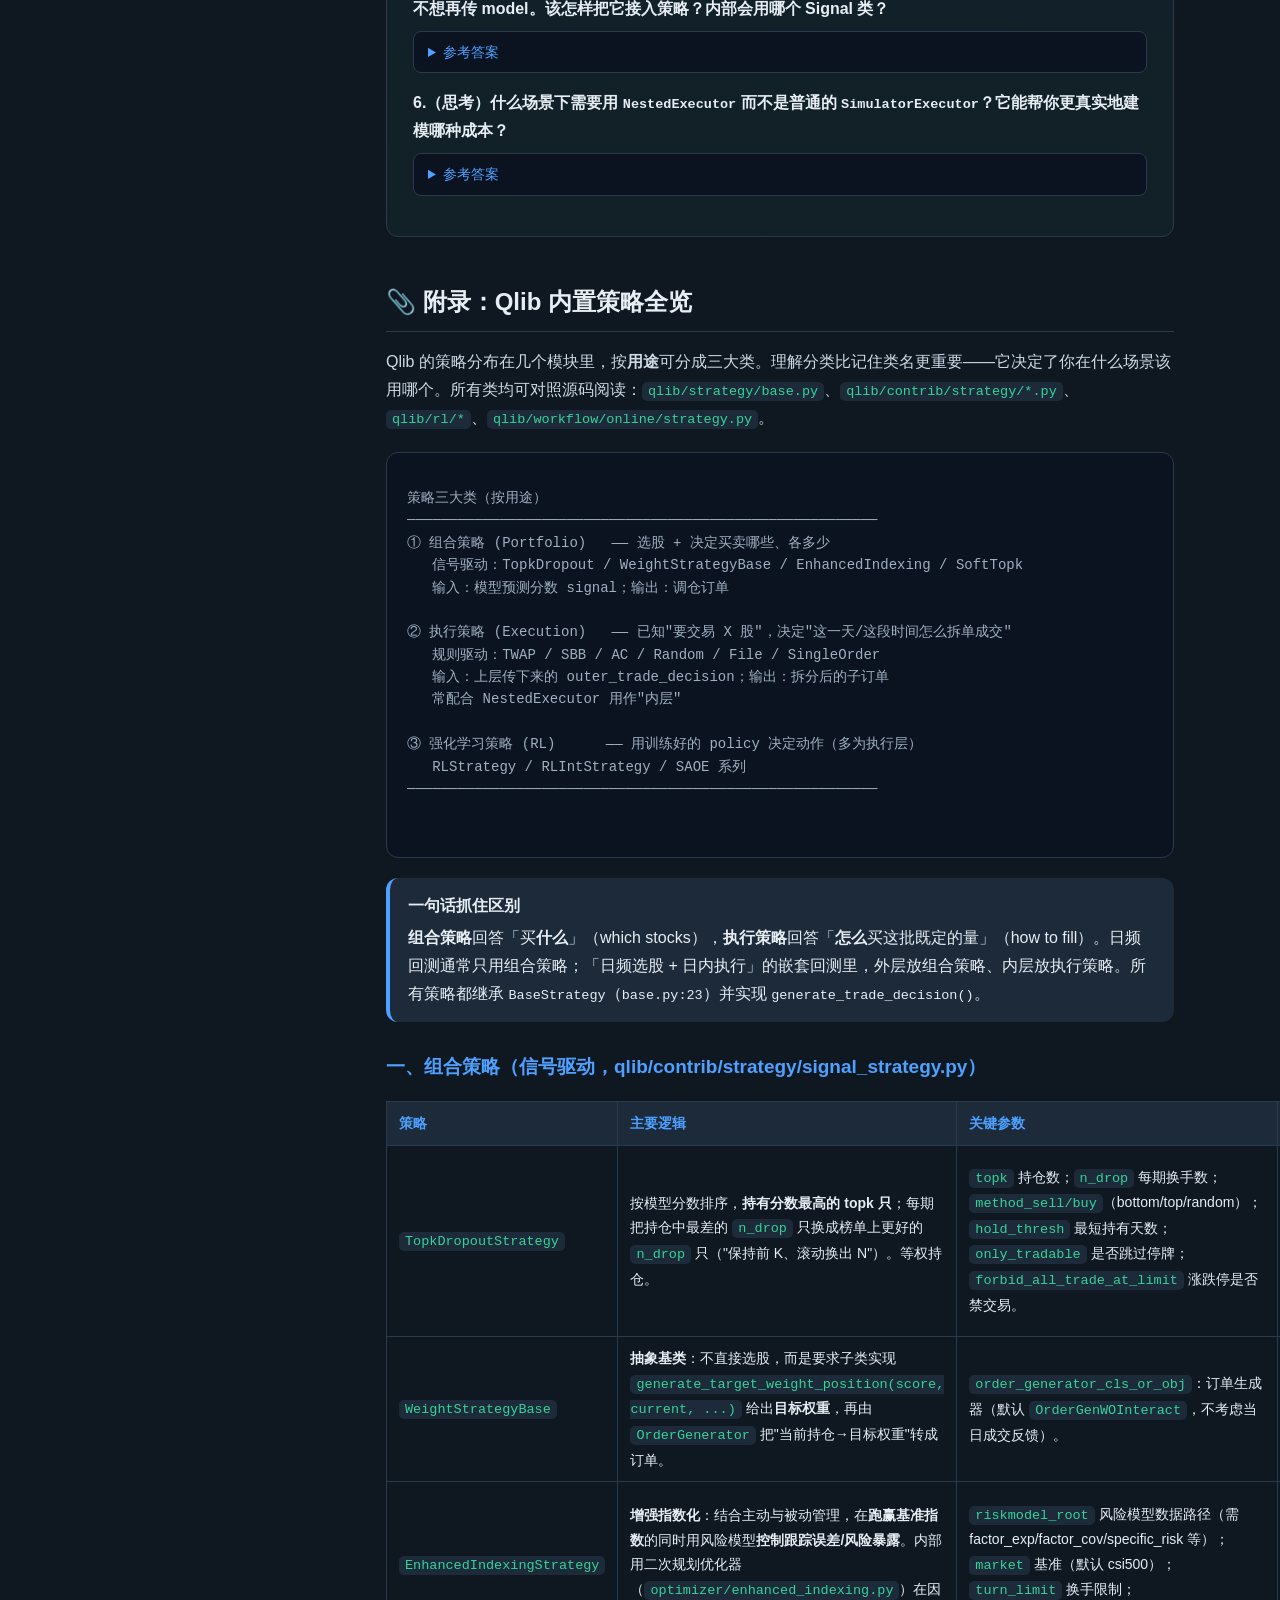
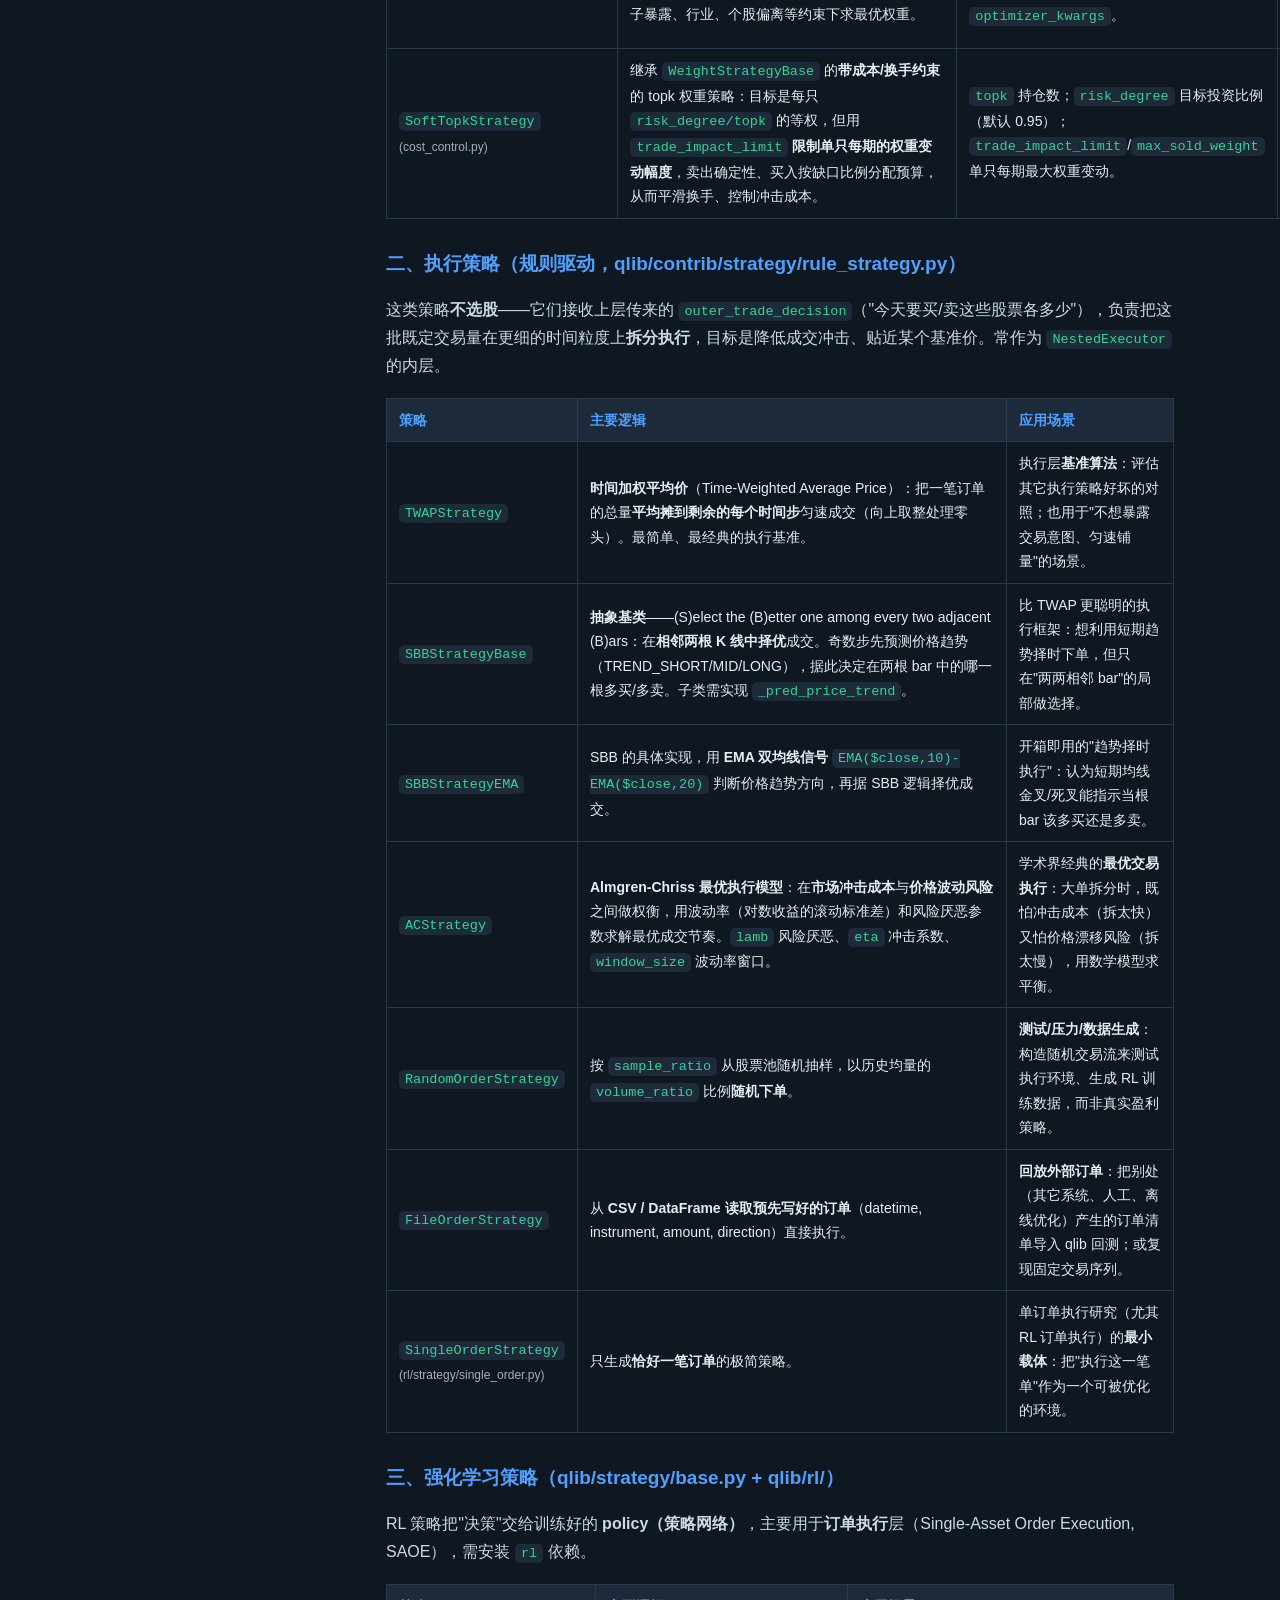
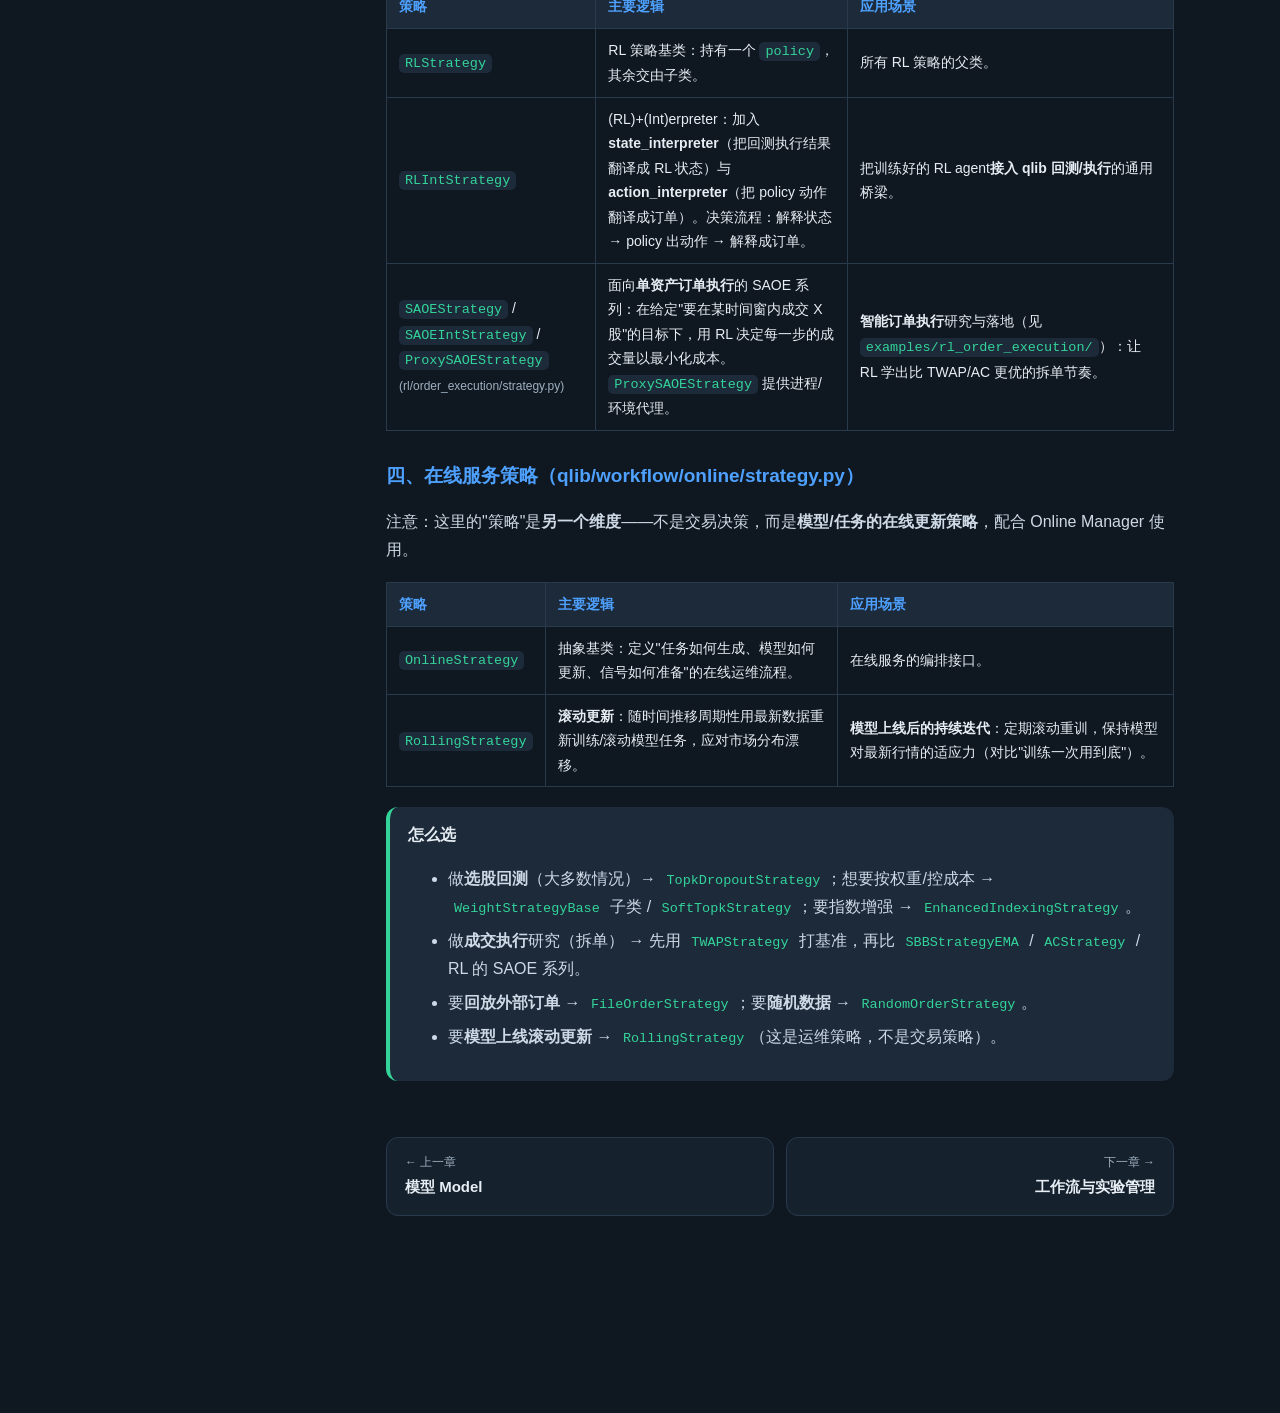
<file: study/ch06.html>
<!DOCTYPE html>
<html lang="zh-CN">
<head>
<meta charset="UTF-8">
<meta name="viewport" content="width=device-width, initial-scale=1.0">
<title>策略与回测 Strategy &amp; Backtest · Qlib 学习教程</title>
<link rel="stylesheet" href="style.css">
</head>
<body>
<div class="layout">
  <aside class="sidebar">
    <h1>Qlib 教程</h1>
    <div class="sub">从入门到实战</div>
    <nav>
      <a href="index.html"><span class="num">home</span>首页</a>
      <a href="ch01.html"><span class="num">01</span>简介与架构</a>
      <a href="ch02.html"><span class="num">02</span>环境与数据</a>
      <a href="ch03.html"><span class="num">03</span>数据层</a>
      <a href="ch04.html"><span class="num">04</span>数据集与处理器</a>
      <a href="ch05.html"><span class="num">05</span>模型</a>
      <a href="ch06.html" class="active"><span class="num">06</span>策略与回测</a>
      <a href="ch07.html"><span class="num">07</span>工作流</a>
      <a href="ch08.html"><span class="num">08</span>综合实战</a>
    </nav>
  </aside>
  <main class="content">
    <span class="tag">CHAPTER 06</span>
    <h1>策略与回测 Strategy &amp; Backtest</h1>
    <p class="lead">模型算出了每只股票的「分数」，接下来谁来决定买卖？谁来撮合成交、扣手续费、算涨跌停？本章带你走完「预测信号 → 交易决策 → 回测执行 → 组合状态」这条完整的链路。</p>

    <h2>一、从「分数」到「买卖」：策略在做什么</h2>
    <p>想象你请了一位分析师（<b>模型</b>），他每天早上给全市场几千只股票各打一个分——分数越高越看好。但分析师只负责「看好」，不负责「下单」。真正要回答「今天买哪几只、卖哪几只、各买多少手」的，是<b>策略（Strategy）</b>。</p>
    <p>在 Qlib 里，策略的职责被抽象成一个方法：拿到当期信号，产出一组订单。所有策略都继承自 <code>qlib/strategy/base.py:23</code> 的 <code>BaseStrategy</code>，核心是这个抽象方法：</p>
<pre><code><span class="kw">class</span> <span class="fn">BaseStrategy</span>:
    <span class="kw">def</span> <span class="fn">generate_trade_decision</span>(self, execute_result: list = <span class="kw">None</span>):
        <span class="cmt"># 在每个交易 bar 生成交易决策（订单列表）</span>
        <span class="cmt"># execute_result 是上一步的成交结果，首次调用可能为 None</span>
        <span class="kw">raise</span> NotImplementedError</code></pre>
    <p>策略通过几个 property 拿到运行时所需的一切：<code>self.trade_calendar</code>（交易日历，当前走到第几步）、<code>self.trade_position</code>（当前持仓）、<code>self.trade_exchange</code>（交易所，用来判断可否成交、撮合订单）。这些都由回测框架在初始化时通过 <code>common_infra</code> / <code>level_infra</code> 注入。</p>
    <div class="callout"><span class="t">提示</span>策略本身<b>不直接改持仓</b>，它只「产出决策」。真正扣钱、加仓、算成本的是 Executor 和 Exchange。策略与执行分离，是 Qlib 回测能支持多层嵌套、多频率的关键设计。</div>

    <div class="diagram"><pre>
   model.predict            generate_trade_decision        deal_order
  ┌─────────────┐  signal  ┌──────────────┐  订单list  ┌──────────────────┐
  │   Model     │ ───────► │   Strategy   │ ─────────► │ Executor(Exchange)│
  │ (打分)      │          │ (选股/调仓)  │            │ (撮合/扣成本/限价)│
  └─────────────┘          └──────────────┘            └────────┬─────────┘
                                                                │ 更新
                                                                ▼
                                                    ┌──────────────────────┐
                                                    │  Account / Position   │
                                                    │  (现金/持仓/净值曲线) │
                                                    └──────────────────────┘
    </pre></div>

    <h2>二、signal 到底是什么：模型元组 or 现成分数</h2>
    <p>信号策略都继承自 <code>BaseSignalStrategy</code>（<code>qlib/contrib/strategy/signal_strategy.py:25</code>），构造时接受一个 <code>signal</code> 参数。这个参数非常灵活，内部统一交给 <code>create_signal_from</code>（<code>qlib/backtest/signal.py:88</code>）转换成 <code>Signal</code> 对象：</p>
<pre><code><span class="kw">def</span> <span class="fn">create_signal_from</span>(obj):
    <span class="kw">if</span> isinstance(obj, Signal):        <span class="cmt"># 已经是 Signal，直接用</span>
        <span class="kw">return</span> obj
    <span class="kw">elif</span> isinstance(obj, (tuple, list)):  <span class="cmt"># (model, dataset) 元组 → 现场预测</span>
        <span class="kw">return</span> ModelSignal(*obj)
    <span class="kw">elif</span> isinstance(obj, (dict, str)):    <span class="cmt"># 配置字典/字符串 → init_instance_by_config</span>
        <span class="kw">return</span> init_instance_by_config(obj)
    <span class="kw">elif</span> isinstance(obj, (pd.DataFrame, pd.Series)):  <span class="cmt"># 预先算好的分数</span>
        <span class="kw">return</span> SignalWCache(signal=obj)</code></pre>
    <p>换句话说，你有两条常见路子：</p>
    <ul>
      <li><b>传 <code>(model, dataset)</code> 元组</b>：会走 <code>ModelSignal</code>，在初始化时立刻调用 <code>model.predict(dataset)</code> 把分数算出来缓存起来。<code>examples/workflow_by_code.py:41</code> 用的就是 <code>"signal": (model, dataset)</code>。</li>
      <li><b>传一个已经算好的 <code>pd.Series</code>/<code>pd.DataFrame</code></b>：走 <code>SignalWCache</code>，直接把分数缓存。适合你已经离线预测好、或想复用别人的预测结果。</li>
    </ul>
    <p>信号的标准格式是一个 <code>MultiIndex</code>（instrument, datetime）的 Series，值就是分数。策略每一步会调用 <code>self.signal.get_signal(start_time, end_time)</code> 取出「这一期」的截面分数。</p>
    <div class="callout tip"><span class="t">小贴士</span>老代码里 <code>TopkDropoutStrategy(model=..., dataset=...)</code> 的写法已被标记为 <code>DeprecationWarning</code>（见 <code>signal_strategy.py:60</code>），内部会自动转成 <code>signal = (model, dataset)</code>。新项目请直接用 <code>signal</code>。</div>

    <h2>三、TopkDropoutStrategy：最经典的调仓逻辑</h2>
    <p>Qlib 里最常用的选股策略是 <code>TopkDropoutStrategy</code>。它的思路可以用一句话概括：<b>始终持有分数最高的 topk 只股票，但每期最多只换掉 n_drop 只，避免频繁全仓换手。</b></p>
    <p>两个核心参数（<code>signal_strategy.py:81</code>）：</p>
    <ul>
      <li><code>topk</code>：组合里始终持有的股票数量。例如 <code>topk=50</code> 就是满仓 50 只。</li>
      <li><code>n_drop</code>：每个调仓日<b>最多</b>换出（卖出）几只。例如 <code>n_drop=5</code> 表示每期卖掉当前持仓里分数最低的 5 只，再买入 5 只新的高分股票。</li>
    </ul>
    <p>其它常用参数：<code>method_sell="bottom"</code>（卖分数最低的）、<code>method_buy="top"</code>（买分数最高的）、<code>hold_thresh=1</code>（最短持有天数）、<code>only_tradable</code>（是否跳过停牌不可交易的股票）、<code>forbid_all_trade_at_limit=True</code>（涨跌停时是否禁止一切交易）。</p>

    <p>调仓的核心在 <code>generate_trade_decision</code>（<code>signal_strategy.py:138</code>）。我们拆解它的骨架看看它每一步在干什么：</p>
<pre><code><span class="kw">def</span> <span class="fn">generate_trade_decision</span>(self, execute_result=<span class="kw">None</span>):
    <span class="cmt"># 1. 定位当前是第几个交易步，取出这一期的信号</span>
    trade_step = self.trade_calendar.get_trade_step()
    trade_start_time, trade_end_time = self.trade_calendar.get_step_time(trade_step)
    pred_start_time, pred_end_time = self.trade_calendar.get_step_time(trade_step, shift=<span class="str">1</span>)
    pred_score = self.signal.get_signal(start_time=pred_start_time, end_time=pred_end_time)
    <span class="kw">if</span> pred_score <span class="kw">is</span> <span class="kw">None</span>:
        <span class="kw">return</span> TradeDecisionWO([], self)   <span class="cmt"># 当期没信号，不交易</span>

    current_temp = copy.deepcopy(self.trade_position)   <span class="cmt"># 拷贝当前持仓</span>
    current_stock_list = current_temp.get_stock_list()

    <span class="cmt"># 2. 把当前持仓按分数从高到低排序（last）</span>
    last = pred_score.reindex(current_stock_list).sort_values(ascending=<span class="kw">False</span>).index

    <span class="cmt"># 3. 从「未持有」的股票里，选分数最高的若干只作为候选买入（today）</span>
    today = get_first_n(
        pred_score[~pred_score.index.isin(last)].sort_values(ascending=<span class="kw">False</span>).index,
        self.n_drop + self.topk - len(last),
    )

    <span class="cmt"># 4. 把 last + today 合并再排序，从底部选 n_drop 只真正卖出（sell）</span>
    comb = pred_score.reindex(last.union(pd.Index(today))).sort_values(ascending=<span class="kw">False</span>).index
    sell = last[last.isin(get_last_n(comb, self.n_drop))]

    <span class="cmt"># 5. 真正买入的数量 = 卖出腾出的仓位 + 还没满的仓位</span>
    buy = today[: len(sell) + self.topk - len(last)]
    <span class="cmt"># ...对 sell / buy 逐只生成 Order，check_order 后 deal_order 撮合...</span>
    <span class="kw">return</span> TradeDecisionWO(sell_order_list + buy_order_list, self)</code></pre>
    <p>关键巧思在第 4 步：先把「打算卖的」和「打算买的」放一起排序，只从<b>整体底部</b>挑 <code>n_drop</code> 只卖。这样能避免「卖掉高分股票、买入低分股票」的愚蠢换手——如果新候选还不如手里的，就干脆不换。</p>
    <div class="callout warn"><span class="t">陷阱</span><code>pred_score</code> 若是多列 DataFrame，策略只会取第一列（<code>signal_strategy.py:146</code>）：<code>pred_score = pred_score.iloc[:, 0]</code>。多因子信号需要自己先合成成单列分数。</div>

    <h2>四、Exchange：成本、限价与成交价</h2>
    <p>光有订单还不够，还得有个「交易所」把订单变成真实成交，并且真实地扣手续费、挡住涨跌停。这就是 <code>Exchange</code>（<code>qlib/backtest/exchange.py:28</code>）。它的构造参数几乎就是回测里最影响收益的一组假设：</p>
    <ul>
      <li><code>open_cost</code>（默认 0.0015）：买入（开仓）成本比例，按成交额比例收取。</li>
      <li><code>close_cost</code>（默认 0.0025）：卖出（平仓）成本比例——A 股卖出多一道印花税，所以通常比 open_cost 高。</li>
      <li><code>min_cost</code>（默认 5.0）：最低佣金，绝对金额。哪怕成交额很小，也至少收 5 元（<code>exchange.py:948</code>：<code>trade_cost = max(trade_val * cost_ratio, self.min_cost)</code>）。</li>
      <li><code>limit_threshold</code>：涨跌停阈值。如 <code>0.095</code> 表示涨跌幅超过 ±9.5% 视为触及涨跌停，此时按规则禁止交易（<code>check_stock_limit</code>，<code>exchange.py:338</code>）。</li>
      <li><code>deal_price</code>：成交价字段。可以是单个字符串如 <code>"close"</code>，也可以是 <code>(&lt;买价&gt;, &lt;卖价&gt;)</code> 元组。字符串会自动补上 <code>$</code> 前缀成为表达式 <code>$close</code>。</li>
    </ul>
    <p><code>examples/workflow_by_code.py:51</code> 里的 <code>exchange_kwargs</code> 是最标准的示例：</p>
<pre><code><span class="str">"exchange_kwargs"</span>: {
    <span class="str">"freq"</span>: <span class="str">"day"</span>,
    <span class="str">"limit_threshold"</span>: <span class="str">0.095</span>,   <span class="cmt"># ±9.5% 视为涨跌停</span>
    <span class="str">"deal_price"</span>: <span class="str">"close"</span>,     <span class="cmt"># 以收盘价成交</span>
    <span class="str">"open_cost"</span>: <span class="str">0.0005</span>,      <span class="cmt"># 买入万5</span>
    <span class="str">"close_cost"</span>: <span class="str">0.0015</span>,     <span class="cmt"># 卖出千1.5</span>
    <span class="str">"min_cost"</span>: <span class="str">5</span>,             <span class="cmt"># 最低佣金5元</span>
}</code></pre>
    <p>策略调仓时会先调 <code>trade_exchange.is_stock_tradable(...)</code>（<code>exchange.py:404</code>）判断这只票当日是否停牌/触及涨跌停，不可交易就跳过；再用 <code>check_order</code> 校验、<code>deal_order</code>（<code>exchange.py:421</code>）真正撮合并返回成交额、成本、成交价。</p>
    <div class="callout danger"><span class="t">务必注意</span>成本参数看着都是小数，但复利放大后对长期收益影响极大。回测里把 <code>close_cost</code> 从 0.0015 调到 0.003，年化收益可能腰斩。做实盘估算时，宁可把成本设得略高，也别过度乐观。</div>

    <h2>五、Executor / Account / Position：谁来推进时间</h2>
    <p>如果说 Strategy 是「决策者」、Exchange 是「撮合台」，那 <b>Executor（执行器）</b> 就是「时间的推进器」。它按交易日历一步步走，每一步：向策略要决策 → 交给 Exchange 撮合 → 用成交结果更新 Account/Position → 进入下一步。</p>
    <p>Qlib 提供两种执行器（<code>qlib/backtest/executor.py</code>）：</p>
    <ul>
      <li><b><code>SimulatorExecutor</code></b>（<code>executor.py:513</code>）：最常用的模拟执行器，逐 step 撮合。核心参数 <code>time_per_step="day"</code> 指定每步的频率，<code>generate_portfolio_metrics=True</code> 让它顺便产出净值曲线等组合指标。</li>
      <li><b><code>NestedExecutor</code></b>（<code>executor.py:310</code>）：嵌套执行器，支持「多层/多频率」。典型用法是外层日线策略决定「今天买 100 万某股票」，内层再用一个高频（如分钟级）策略/执行器把这 100 万拆单执行，模拟真实的日内成交与冲击成本。</li>
    </ul>
    <div class="diagram"><pre>
   NestedExecutor (day)
   ┌───────────────────────────────────────────────┐
   │  日线策略: 今天买 A 100万 / 卖 B 50万           │
   │        │  把「日订单」作为 outer_trade_decision │
   │        ▼                                        │
   │   SimulatorExecutor (1min)                      │
   │   ┌───────────────────────────────────────┐    │
   │   │ 分钟策略: 把日订单拆成 240 根 bar 执行 │    │
   │   └───────────────────────────────────────┘    │
   └───────────────────────────────────────────────┘
    </pre></div>
    <p>撮合完成后，组合状态由两个对象维护：</p>
    <ul>
      <li><b><code>Account</code></b>（<code>qlib/backtest/account.py</code>）：账户总览，持有现金、当前 <code>Position</code>、并记录每步的组合指标（收益、净值）。回测入口通过 <code>create_account_instance</code> 用 <code>account</code>（一个数字或 <code>{"cash": ..., "SH600000": {...}}</code> 字典）初始化它。</li>
      <li><b><code>Position</code></b>（<code>qlib/backtest/position.py</code>）：持仓明细，记录每只股票的数量、成本、持有天数等。策略里的 <code>current_temp.get_stock_list()</code>、<code>get_cash()</code>、<code>get_stock_amount(code)</code> 都是它提供的。</li>
    </ul>
    <p>而每一条「订单」用 <code>Order</code>（<code>qlib/backtest/decision.py:37</code>）表示，关键字段是 <code>stock_id</code>、<code>amount</code>、<code>direction</code>（<code>Order.SELL=0</code> / <code>Order.BUY=1</code>）、<code>start_time</code>/<code>end_time</code>。策略产出的一批订单被打包成 <code>TradeDecisionWO</code>（Trade Decision With Order，<code>decision.py:547</code>）返回给执行器。</p>

    <h2>六、把三段拼起来：port_analysis_config 与 backtest 入口</h2>
    <p>整个回测的配置被组织成一个字典 <code>port_analysis_config</code>，它正好对应上面三大主角：<b>executor（怎么推进）</b>、<b>strategy（怎么决策）</b>、<b>backtest（时间/账户/交易所假设）</b>。这段配置来自 <code>examples/workflow_by_code.py:28</code>：</p>
<pre><code>port_analysis_config = {
    <span class="str">"executor"</span>: {                                  <span class="cmt"># ① 执行器</span>
        <span class="str">"class"</span>: <span class="str">"SimulatorExecutor"</span>,
        <span class="str">"module_path"</span>: <span class="str">"qlib.backtest.executor"</span>,
        <span class="str">"kwargs"</span>: {
            <span class="str">"time_per_step"</span>: <span class="str">"day"</span>,               <span class="cmt"># 每步一个交易日</span>
            <span class="str">"generate_portfolio_metrics"</span>: <span class="kw">True</span>,   <span class="cmt"># 产出净值等指标</span>
        },
    },
    <span class="str">"strategy"</span>: {                                  <span class="cmt"># ② 策略</span>
        <span class="str">"class"</span>: <span class="str">"TopkDropoutStrategy"</span>,
        <span class="str">"module_path"</span>: <span class="str">"qlib.contrib.strategy.signal_strategy"</span>,
        <span class="str">"kwargs"</span>: {
            <span class="str">"signal"</span>: (model, dataset),         <span class="cmt"># (模型, 数据集) 元组</span>
            <span class="str">"topk"</span>: <span class="str">50</span>,                          <span class="cmt"># 满仓持有 50 只</span>
            <span class="str">"n_drop"</span>: <span class="str">5</span>,                          <span class="cmt"># 每期最多换 5 只</span>
        },
    },
    <span class="str">"backtest"</span>: {                                  <span class="cmt"># ③ 回测时间/账户/交易所</span>
        <span class="str">"start_time"</span>: <span class="str">"2017-01-01"</span>,
        <span class="str">"end_time"</span>: <span class="str">"2020-08-01"</span>,
        <span class="str">"account"</span>: <span class="str">100000000</span>,               <span class="cmt"># 初始资金 1 亿</span>
        <span class="str">"benchmark"</span>: CSI300_BENCH,           <span class="cmt"># 基准指数（用于计算超额收益）</span>
        <span class="str">"exchange_kwargs"</span>: {                  <span class="cmt"># 交给 Exchange 的参数</span>
            <span class="str">"freq"</span>: <span class="str">"day"</span>,
            <span class="str">"limit_threshold"</span>: <span class="str">0.095</span>,
            <span class="str">"deal_price"</span>: <span class="str">"close"</span>,
            <span class="str">"open_cost"</span>: <span class="str">0.0005</span>,
            <span class="str">"close_cost"</span>: <span class="str">0.0015</span>,
            <span class="str">"min_cost"</span>: <span class="str">5</span>,
        },
    },
}</code></pre>
    <p>底层的编程式入口是 <code>qlib.backtest.backtest</code>（<code>qlib/backtest/__init__.py:217</code>）。它做的事是：先用 <code>get_strategy_executor</code> 把配置实例化成 strategy 和 executor（并注入 <code>common_infra</code>），再调 <code>backtest_loop</code> 跑完整个日历：</p>
<pre><code><span class="kw">from</span> qlib.backtest <span class="kw">import</span> backtest, executor

portfolio_metric_dict, indicator_dict = backtest(
    start_time=<span class="str">"2017-01-01"</span>,
    end_time=<span class="str">"2020-08-01"</span>,
    strategy=strategy_config,      <span class="cmt"># 即 port_analysis_config["strategy"]</span>
    executor=executor_config,      <span class="cmt"># 即 port_analysis_config["executor"]</span>
    benchmark=<span class="str">"SH000300"</span>,
    account=<span class="str">100000000</span>,
    exchange_kwargs=exchange_kwargs,
)</code></pre>
    <div class="callout tip"><span class="t">小贴士</span>日常你几乎不会手写 <code>backtest()</code> 调用。更常见的是把 <code>port_analysis_config</code> 交给 <code>PortAnaRecord</code>（<code>workflow_by_code.py:84</code>），它会在实验里自动跑回测并把绩效指标记录下来。工作流与实验管理正是<b>下一章</b>的主题。</div>

    <div class="exercises">
      <h2>📝 课后练习题</h2>

      <div class="q"><b>1.（概念）TopkDropoutStrategy 里 <code>topk=30</code>、<code>n_drop=3</code> 分别代表什么？为什么要有 n_drop 这个「换出上限」？</b>
        <details><summary>参考答案</summary><div class="a"><code>topk=30</code> 表示组合始终持有分数最高的 30 只股票；<code>n_drop=3</code> 表示每个调仓日<b>最多</b>卖出（换出）3 只、再买入相应数量的新高分股票。设置 n_drop 是为了控制换手率：如果每期都全仓按最新分数重排，会产生巨大的交易成本，且分数的短期波动会导致频繁无意义的买卖。限制每期只动 3 只，能在「跟随信号」和「控制成本」之间取得平衡。</div></details>
      </div>

      <div class="q"><b>2.（代码理解）下面这行来自 <code>create_signal_from</code>，请说明什么样的 <code>signal</code> 参数会走到 <code>ModelSignal</code>，它在初始化时会立即做什么？
<pre><code><span class="kw">elif</span> isinstance(obj, (tuple, list)):
    <span class="kw">return</span> ModelSignal(*obj)</code></pre></b>
        <details><summary>参考答案</summary><div class="a">当 <code>signal</code> 是一个元组或列表（典型是 <code>(model, dataset)</code>）时会走 <code>ModelSignal</code>。它在 <code>__init__</code> 里立即调用 <code>model.predict(dataset)</code> 算出全部预测分数，若返回的是 DataFrame 就取第一列（<code>iloc[:, 0]</code>），然后把分数缓存起来（继承自 <code>SignalWCache</code>）。因此后续每步取信号只是查缓存，不会重复预测。</div></details>
      </div>

      <div class="q"><b>3.（改错）某同学想让回测更贴近 A 股实际，写了如下 exchange_kwargs，但发现涨跌停完全没被拦截。问题出在哪？
<pre><code><span class="str">"exchange_kwargs"</span>: {
    <span class="str">"deal_price"</span>: <span class="str">"close"</span>,
    <span class="str">"limit_thresh"</span>: <span class="str">0.1</span>,
}</code></pre></b>
        <details><summary>参考答案</summary><div class="a">参数名拼错了。正确的键是 <code>limit_threshold</code>（见 <code>qlib/backtest/__init__.py:43</code> 的 <code>get_exchange</code> 签名），而不是 <code>limit_thresh</code>。写错的键会被 <code>**kwargs</code> 悄悄吞掉而不报错，导致 <code>limit_threshold</code> 用默认值（来自全局配置 <code>C.limit_threshold</code>，可能为 None，即不设涨跌停）。改成 <code>"limit_threshold": 0.1</code> 即可。这类「拼错参数名被静默忽略」是回测配置里非常常见的坑。</div></details>
      </div>

      <div class="q"><b>4.（概念）Strategy、Exchange、Executor 三者的职责边界是什么？为什么策略里明明有 <code>current_temp = copy.deepcopy(self.trade_position)</code>，却不能直接在上面改仓？</b>
        <details><summary>参考答案</summary><div class="a">Strategy 负责「产出决策（订单列表）」，Exchange 负责「撮合成交、扣成本、判断可交易性」，Executor 负责「按日历推进时间、驱动前两者、更新 Account/Position」。策略拿到的是持仓的<b>深拷贝</b>，只是用来在生成订单时做「假设性推演」（比如判断卖出后腾出多少现金），真正的持仓修改由 Executor 在撮合成交后统一完成。这种「决策与执行分离」的设计，才使得 NestedExecutor 的多层嵌套、多频率执行成为可能。</div></details>
      </div>

      <div class="q"><b>5.（思考）你有一份离线算好的预测分数 <code>pred.pkl</code>（MultiIndex 为 instrument/datetime 的 Series），不想再传 model。该怎样把它接入策略？内部会用哪个 Signal 类？</b>
        <details><summary>参考答案</summary><div class="a">直接把这个 <code>pd.Series</code> 作为 <code>signal</code> 传给策略即可，例如 <code>TopkDropoutStrategy(signal=pred, topk=50, n_drop=5)</code>。<code>create_signal_from</code> 检测到它是 <code>pd.Series</code>/<code>pd.DataFrame</code>，会用 <code>SignalWCache</code> 包装并缓存。这样回测就完全脱离了模型，适合复用他人预测、或把「训练/预测」与「回测」解耦成两个独立步骤。</div></details>
      </div>

      <div class="q"><b>6.（思考）什么场景下需要用 <code>NestedExecutor</code> 而不是普通的 <code>SimulatorExecutor</code>？它能帮你更真实地建模哪种成本？</b>
        <details><summary>参考答案</summary><div class="a">当你的下单量足够大、日内成交价格/冲击成本不可忽略时，就适合用 NestedExecutor。外层用日线策略决定「今天买卖什么、买多少」，内层再嵌套一个高频（如分钟级）执行器把日订单拆单执行。这样能建模<b>市场冲击成本（market impact）与执行滑点</b>——大单不可能全部按某一个价格瞬间成交。对小资金、低频策略而言普通 SimulatorExecutor 就够了；只有对交易执行本身敏感（如高频、大资金）时，多层嵌套才有价值。</div></details>
      </div>
    </div>

    <h2>📎 附录：Qlib 内置策略全览</h2>
    <p>Qlib 的策略分布在几个模块里，按<b>用途</b>可分成三大类。理解分类比记住类名更重要——它决定了你在什么场景该用哪个。所有类均可对照源码阅读：<code>qlib/strategy/base.py</code>、<code>qlib/contrib/strategy/*.py</code>、<code>qlib/rl/*</code>、<code>qlib/workflow/online/strategy.py</code>。</p>

    <div class="diagram"><pre>
策略三大类（按用途）
────────────────────────────────────────────────────────
① 组合策略 (Portfolio)   —— 选股 + 决定买卖哪些、各多少
   信号驱动：TopkDropout / WeightStrategyBase / EnhancedIndexing / SoftTopk
   输入：模型预测分数 signal；输出：调仓订单

② 执行策略 (Execution)   —— 已知"要交易 X 股"，决定"这一天/这段时间怎么拆单成交"
   规则驱动：TWAP / SBB / AC / Random / File / SingleOrder
   输入：上层传下来的 outer_trade_decision；输出：拆分后的子订单
   常配合 NestedExecutor 用作"内层"

③ 强化学习策略 (RL)      —— 用训练好的 policy 决定动作（多为执行层）
   RLStrategy / RLIntStrategy / SAOE 系列
────────────────────────────────────────────────────────
    </pre></div>

    <div class="callout"><span class="t">一句话抓住区别</span>
      <b>组合策略</b>回答「买<b>什么</b>」（which stocks），<b>执行策略</b>回答「<b>怎么</b>买这批既定的量」（how to fill）。日频回测通常只用组合策略；「日频选股 + 日内执行」的嵌套回测里，外层放组合策略、内层放执行策略。所有策略都继承 <code>BaseStrategy</code>（<code>base.py:23</code>）并实现 <code>generate_trade_decision()</code>。
    </div>

    <h3>一、组合策略（信号驱动，qlib/contrib/strategy/signal_strategy.py）</h3>
    <table>
      <tr><th>策略</th><th>主要逻辑</th><th>关键参数</th><th>应用场景</th></tr>
      <tr>
        <td><code>TopkDropoutStrategy</code></td>
        <td>按模型分数排序，<b>持有分数最高的 topk 只</b>；每期把持仓中最差的 <code>n_drop</code> 只换成榜单上更好的 <code>n_drop</code> 只（"保持前 K、滚动换出 N"）。等权持仓。</td>
        <td><code>topk</code> 持仓数；<code>n_drop</code> 每期换手数；<code>method_sell/buy</code>（bottom/top/random）；<code>hold_thresh</code> 最短持有天数；<code>only_tradable</code> 是否跳过停牌；<code>forbid_all_trade_at_limit</code> 涨跌停是否禁交易。</td>
        <td><b>最常用的基准组合策略</b>。几乎所有 benchmark（LightGBM/GRU…）都用它。适合"选股打分 → 等权持有换手"的经典多头策略。<code>n_drop</code> 小则低换手低成本、反应慢；大则相反。</td>
      </tr>
      <tr>
        <td><code>WeightStrategyBase</code></td>
        <td><b>抽象基类</b>：不直接选股，而是要求子类实现 <code>generate_target_weight_position(score, current, ...)</code> 给出<b>目标权重</b>，再由 <code>OrderGenerator</code> 把"当前持仓→目标权重"转成订单。</td>
        <td><code>order_generator_cls_or_obj</code>：订单生成器（默认 <code>OrderGenWOInteract</code>，不考虑当日成交反馈）。</td>
        <td>当你想做<b>非等权、按权重配置</b>的组合时的父类。自己继承它实现权重逻辑即可，无需关心下单细节。</td>
      </tr>
      <tr>
        <td><code>EnhancedIndexingStrategy</code></td>
        <td><b>增强指数化</b>：结合主动与被动管理，在<b>跑赢基准指数</b>的同时用风险模型<b>控制跟踪误差/风险暴露</b>。内部用二次规划优化器（<code>optimizer/enhanced_indexing.py</code>）在因子暴露、行业、个股偏离等约束下求最优权重。</td>
        <td><code>riskmodel_root</code> 风险模型数据路径（需 factor_exp/factor_cov/specific_risk 等）；<code>market</code> 基准（默认 csi500）；<code>turn_limit</code> 换手限制；<code>optimizer_kwargs</code>。</td>
        <td>机构化的<b>指数增强产品</b>：既要超额收益又要严控相对基准的偏离。需要额外准备风险模型数据（可用 <code>qlib.model.riskmodel</code> 生成）。</td>
      </tr>
      <tr>
        <td><code>SoftTopkStrategy</code><br/><span style="color:var(--muted);font-size:12px">(cost_control.py)</span></td>
        <td>继承 <code>WeightStrategyBase</code> 的<b>带成本/换手约束</b>的 topk 权重策略：目标是每只 <code>risk_degree/topk</code> 的等权，但用 <code>trade_impact_limit</code> <b>限制单只每期的权重变动幅度</b>，卖出确定性、买入按缺口比例分配预算，从而平滑换手、控制冲击成本。</td>
        <td><code>topk</code> 持仓数；<code>risk_degree</code> 目标投资比例（默认 0.95）；<code>trade_impact_limit</code>/<code>max_sold_weight</code> 单只每期最大权重变动。</td>
        <td>关注<b>交易成本与冲击</b>的场景：不想像 TopkDropout 那样一次性大幅换仓，而是渐进调仓。</td>
      </tr>
    </table>

    <h3>二、执行策略（规则驱动，qlib/contrib/strategy/rule_strategy.py）</h3>
    <p>这类策略<b>不选股</b>——它们接收上层传来的 <code>outer_trade_decision</code>（"今天要买/卖这些股票各多少"），负责把这批既定交易量在更细的时间粒度上<b>拆分执行</b>，目标是降低成交冲击、贴近某个基准价。常作为 <code>NestedExecutor</code> 的内层。</p>
    <table>
      <tr><th>策略</th><th>主要逻辑</th><th>应用场景</th></tr>
      <tr>
        <td><code>TWAPStrategy</code></td>
        <td><b>时间加权平均价</b>（Time-Weighted Average Price）：把一笔订单的总量<b>平均摊到剩余的每个时间步</b>匀速成交（向上取整处理零头）。最简单、最经典的执行基准。</td>
        <td>执行层<b>基准算法</b>：评估其它执行策略好坏的对照；也用于"不想暴露交易意图、匀速铺量"的场景。</td>
      </tr>
      <tr>
        <td><code>SBBStrategyBase</code></td>
        <td><b>抽象基类</b>——(S)elect the (B)etter one among every two adjacent (B)ars：在<b>相邻两根 K 线中择优</b>成交。奇数步先预测价格趋势（TREND_SHORT/MID/LONG），据此决定在两根 bar 中的哪一根多买/多卖。子类需实现 <code>_pred_price_trend</code>。</td>
        <td>比 TWAP 更聪明的执行框架：想利用短期趋势择时下单，但只在"两两相邻 bar"的局部做选择。</td>
      </tr>
      <tr>
        <td><code>SBBStrategyEMA</code></td>
        <td>SBB 的具体实现，用 <b>EMA 双均线信号</b> <code>EMA($close,10)-EMA($close,20)</code> 判断价格趋势方向，再据 SBB 逻辑择优成交。</td>
        <td>开箱即用的"趋势择时执行"：认为短期均线金叉/死叉能指示当根 bar 该多买还是多卖。</td>
      </tr>
      <tr>
        <td><code>ACStrategy</code></td>
        <td><b>Almgren-Chriss 最优执行模型</b>：在<b>市场冲击成本</b>与<b>价格波动风险</b>之间做权衡，用波动率（对数收益的滚动标准差）和风险厌恶参数求解最优成交节奏。<code>lamb</code> 风险厌恶、<code>eta</code> 冲击系数、<code>window_size</code> 波动率窗口。</td>
        <td>学术界经典的<b>最优交易执行</b>：大单拆分时，既怕冲击成本（拆太快）又怕价格漂移风险（拆太慢），用数学模型求平衡。</td>
      </tr>
      <tr>
        <td><code>RandomOrderStrategy</code></td>
        <td>按 <code>sample_ratio</code> 从股票池随机抽样，以历史均量的 <code>volume_ratio</code> 比例<b>随机下单</b>。</td>
        <td><b>测试/压力/数据生成</b>：构造随机交易流来测试执行环境、生成 RL 训练数据，而非真实盈利策略。</td>
      </tr>
      <tr>
        <td><code>FileOrderStrategy</code></td>
        <td>从 <b>CSV / DataFrame 读取预先写好的订单</b>（datetime, instrument, amount, direction）直接执行。</td>
        <td><b>回放外部订单</b>：把别处（其它系统、人工、离线优化）产生的订单清单导入 qlib 回测；或复现固定交易序列。</td>
      </tr>
      <tr>
        <td><code>SingleOrderStrategy</code><br/><span style="color:var(--muted);font-size:12px">(rl/strategy/single_order.py)</span></td>
        <td>只生成<b>恰好一笔订单</b>的极简策略。</td>
        <td>单订单执行研究（尤其 RL 订单执行）的<b>最小载体</b>：把"执行这一笔单"作为一个可被优化的环境。</td>
      </tr>
    </table>

    <h3>三、强化学习策略（qlib/strategy/base.py + qlib/rl/）</h3>
    <p>RL 策略把"决策"交给训练好的 <b>policy（策略网络）</b>，主要用于<b>订单执行</b>层（Single-Asset Order Execution, SAOE），需安装 <code>rl</code> 依赖。</p>
    <table>
      <tr><th>策略</th><th>主要逻辑</th><th>应用场景</th></tr>
      <tr>
        <td><code>RLStrategy</code></td>
        <td>RL 策略基类：持有一个 <code>policy</code>，其余交由子类。</td>
        <td>所有 RL 策略的父类。</td>
      </tr>
      <tr>
        <td><code>RLIntStrategy</code></td>
        <td>(RL)+(Int)erpreter：加入 <b>state_interpreter</b>（把回测执行结果翻译成 RL 状态）与 <b>action_interpreter</b>（把 policy 动作翻译成订单）。决策流程：解释状态 → policy 出动作 → 解释成订单。</td>
        <td>把训练好的 RL agent<b>接入 qlib 回测/执行</b>的通用桥梁。</td>
      </tr>
      <tr>
        <td><code>SAOEStrategy</code> / <code>SAOEIntStrategy</code> / <code>ProxySAOEStrategy</code><br/><span style="color:var(--muted);font-size:12px">(rl/order_execution/strategy.py)</span></td>
        <td>面向<b>单资产订单执行</b>的 SAOE 系列：在给定"要在某时间窗内成交 X 股"的目标下，用 RL 决定每一步的成交量以最小化成本。<code>ProxySAOEStrategy</code> 提供进程/环境代理。</td>
        <td><b>智能订单执行</b>研究与落地（见 <code>examples/rl_order_execution/</code>）：让 RL 学出比 TWAP/AC 更优的拆单节奏。</td>
      </tr>
    </table>

    <h3>四、在线服务策略（qlib/workflow/online/strategy.py）</h3>
    <p>注意：这里的"策略"是<b>另一个维度</b>——不是交易决策，而是<b>模型/任务的在线更新策略</b>，配合 Online Manager 使用。</p>
    <table>
      <tr><th>策略</th><th>主要逻辑</th><th>应用场景</th></tr>
      <tr>
        <td><code>OnlineStrategy</code></td>
        <td>抽象基类：定义"任务如何生成、模型如何更新、信号如何准备"的在线运维流程。</td>
        <td>在线服务的编排接口。</td>
      </tr>
      <tr>
        <td><code>RollingStrategy</code></td>
        <td><b>滚动更新</b>：随时间推移周期性用最新数据重新训练/滚动模型任务，应对市场分布漂移。</td>
        <td><b>模型上线后的持续迭代</b>：定期滚动重训，保持模型对最新行情的适应力（对比"训练一次用到底"）。</td>
      </tr>
    </table>

    <div class="callout tip"><span class="t">怎么选</span>
      <ul>
        <li>做<b>选股回测</b>（大多数情况）→ <code>TopkDropoutStrategy</code>；想要按权重/控成本 → <code>WeightStrategyBase</code> 子类 / <code>SoftTopkStrategy</code>；要指数增强 → <code>EnhancedIndexingStrategy</code>。</li>
        <li>做<b>成交执行</b>研究（拆单） → 先用 <code>TWAPStrategy</code> 打基准，再比 <code>SBBStrategyEMA</code> / <code>ACStrategy</code> / RL 的 SAOE 系列。</li>
        <li>要<b>回放外部订单</b> → <code>FileOrderStrategy</code>；要<b>随机数据</b> → <code>RandomOrderStrategy</code>。</li>
        <li>要<b>模型上线滚动更新</b> → <code>RollingStrategy</code>（这是运维策略，不是交易策略）。</li>
      </ul>
    </div>

    <div class="pager">
      <a class="prev" href="ch05.html"><span class="lbl">← 上一章</span><span class="ttl">模型 Model</span></a>
      <a class="next" href="ch07.html"><span class="lbl">下一章 →</span><span class="ttl">工作流与实验管理</span></a>
    </div>
  </main>
</div>
</body>
</html>
</file>
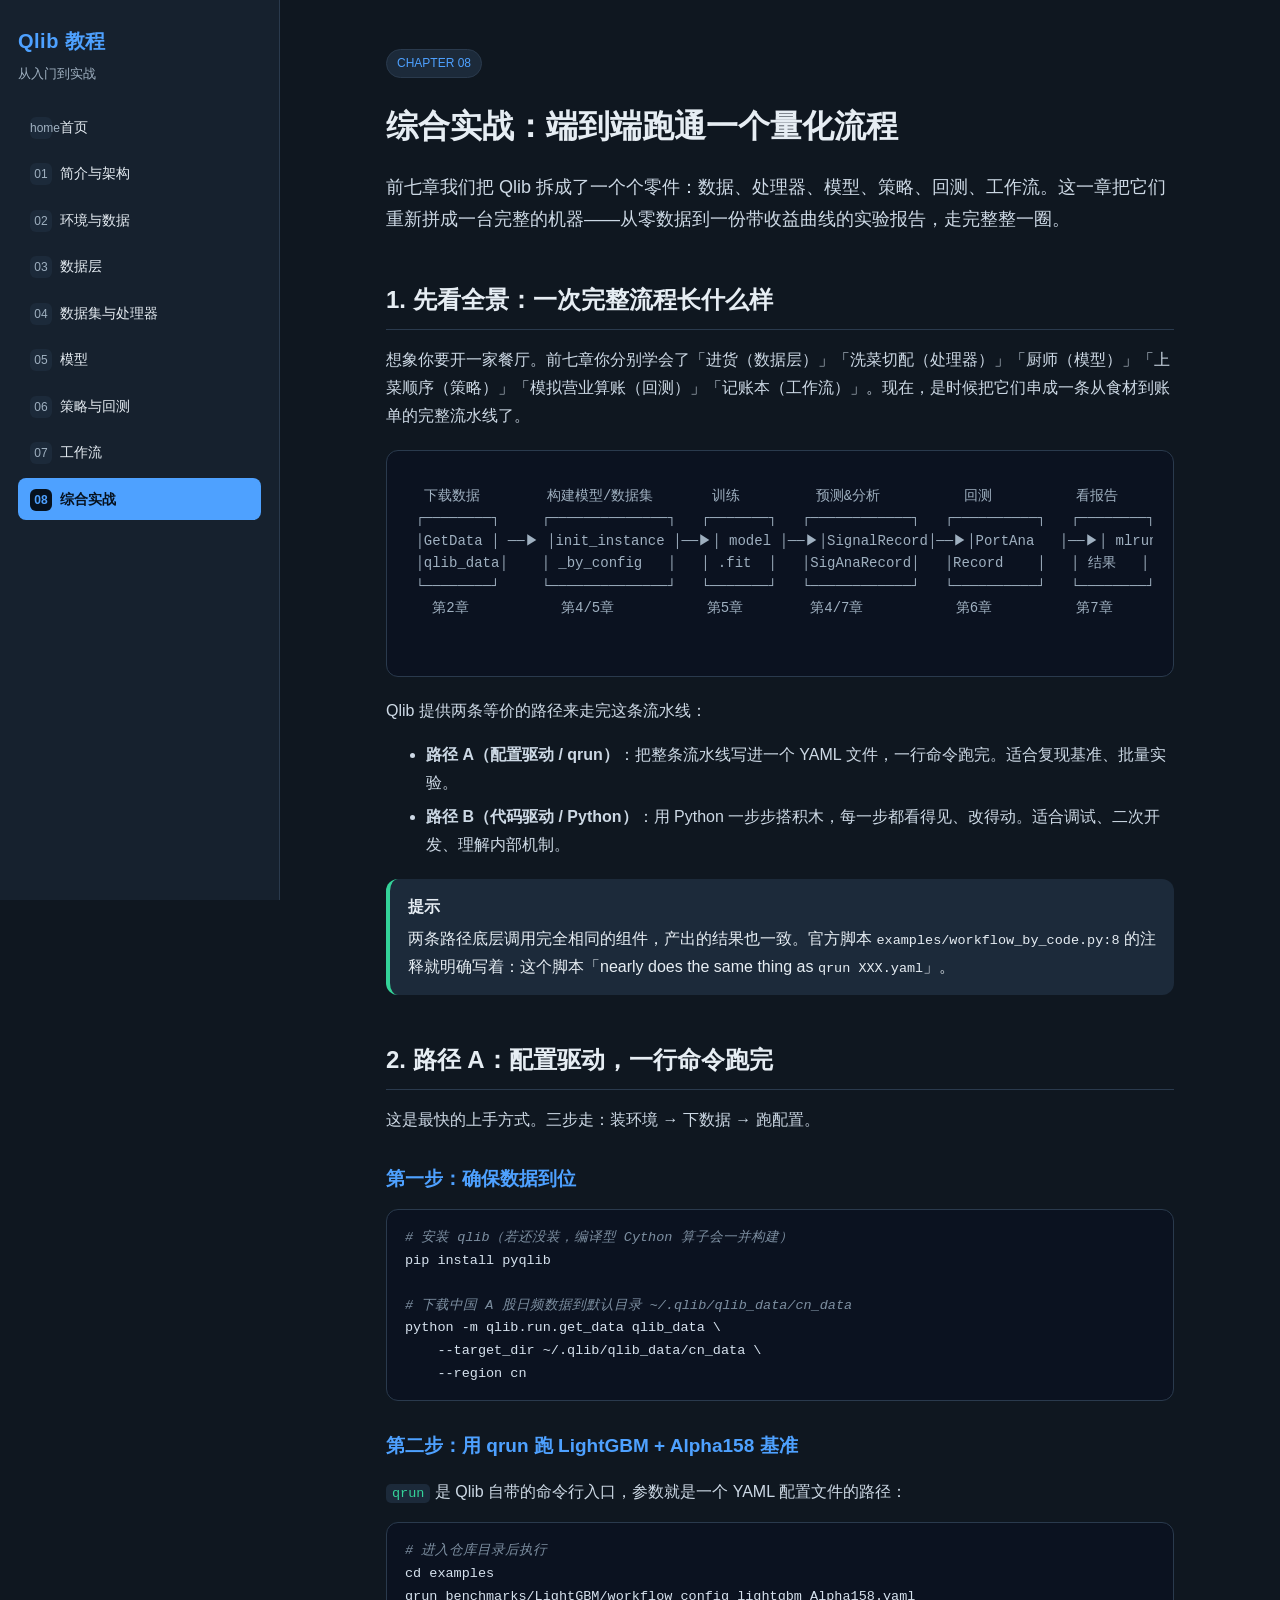
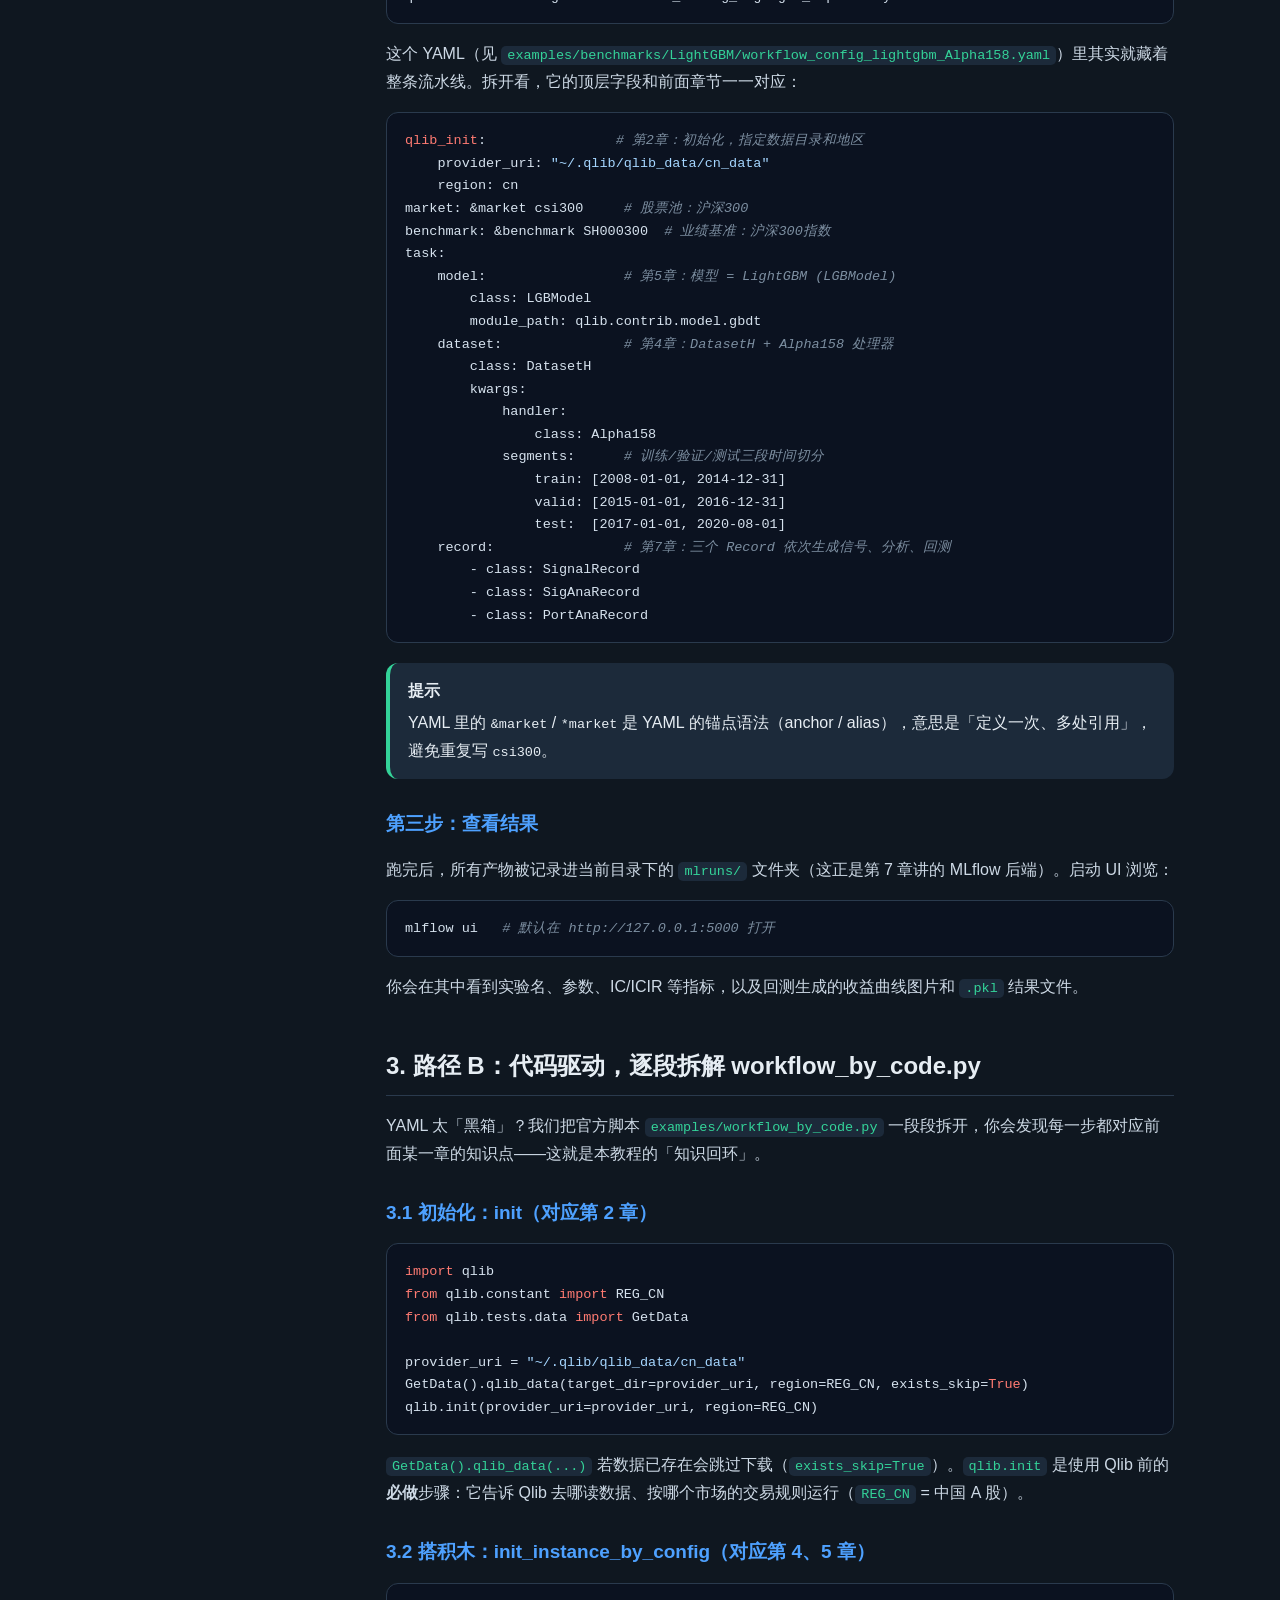
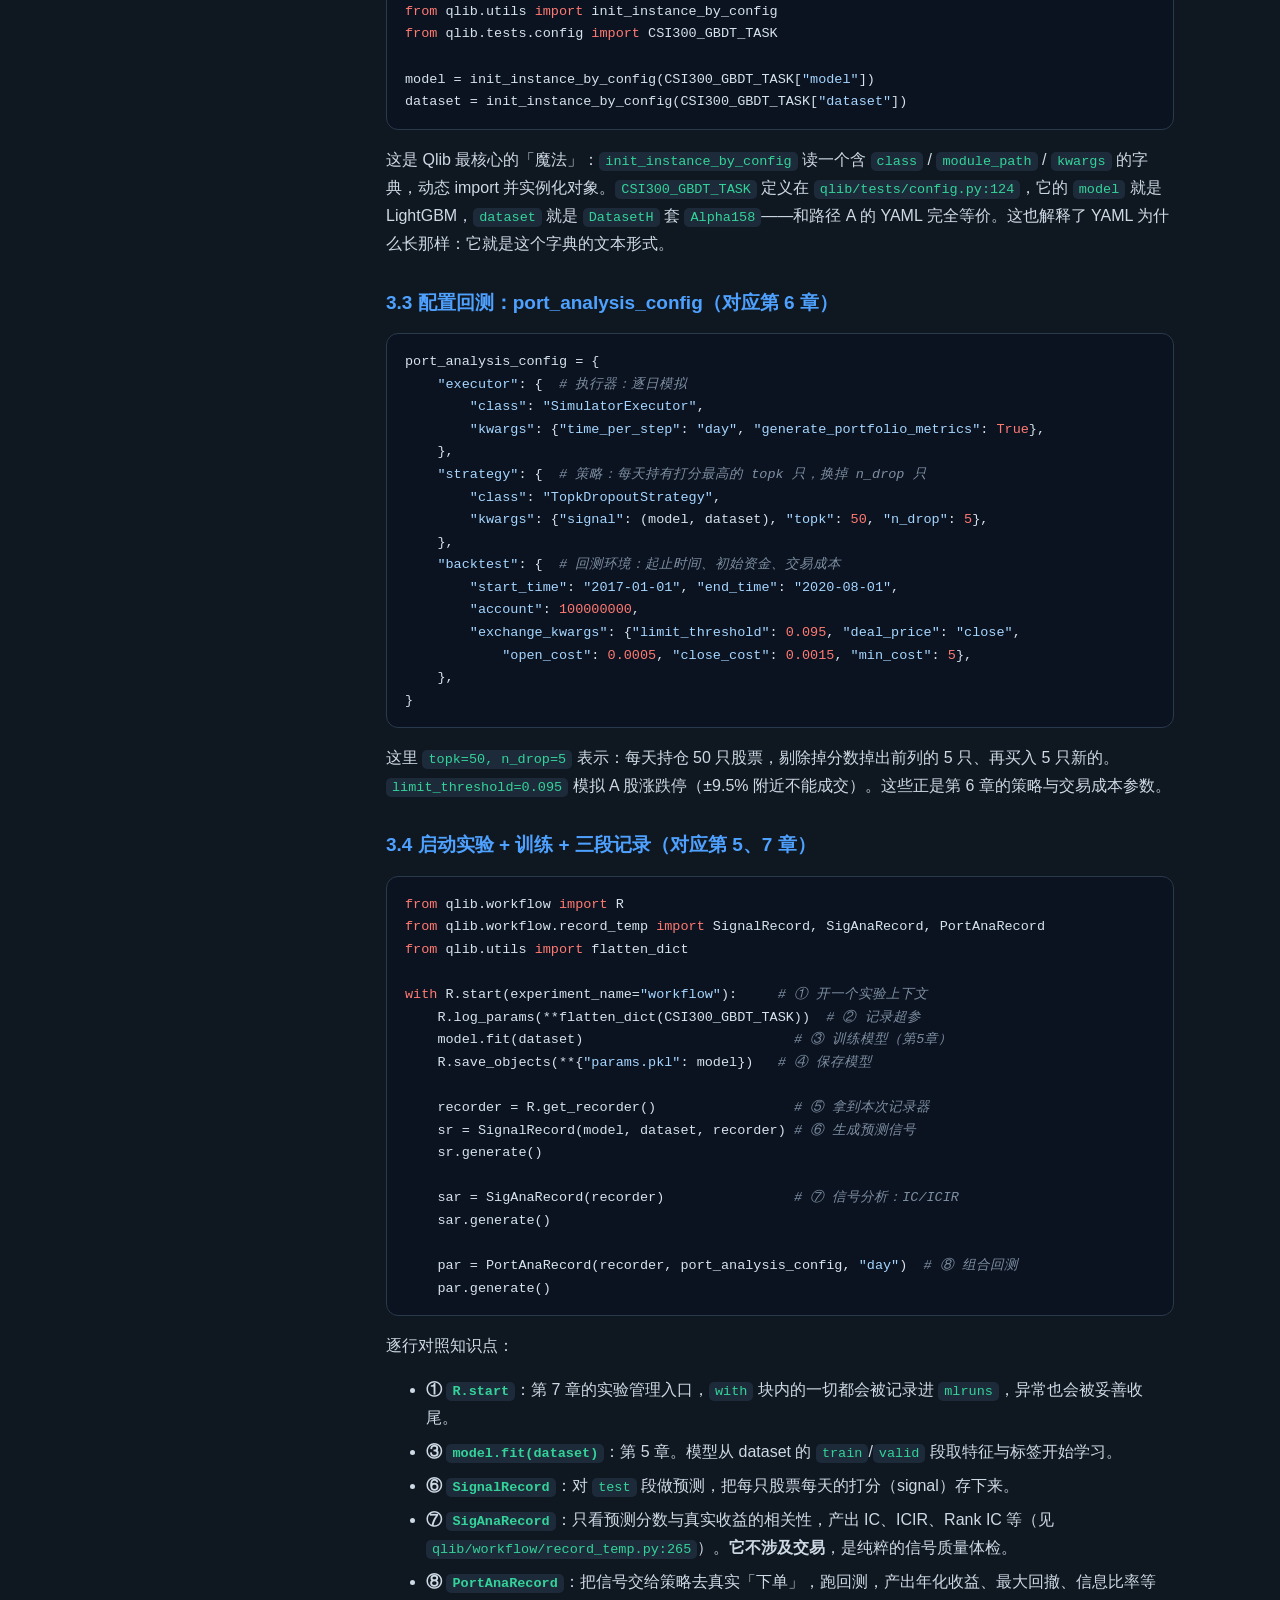
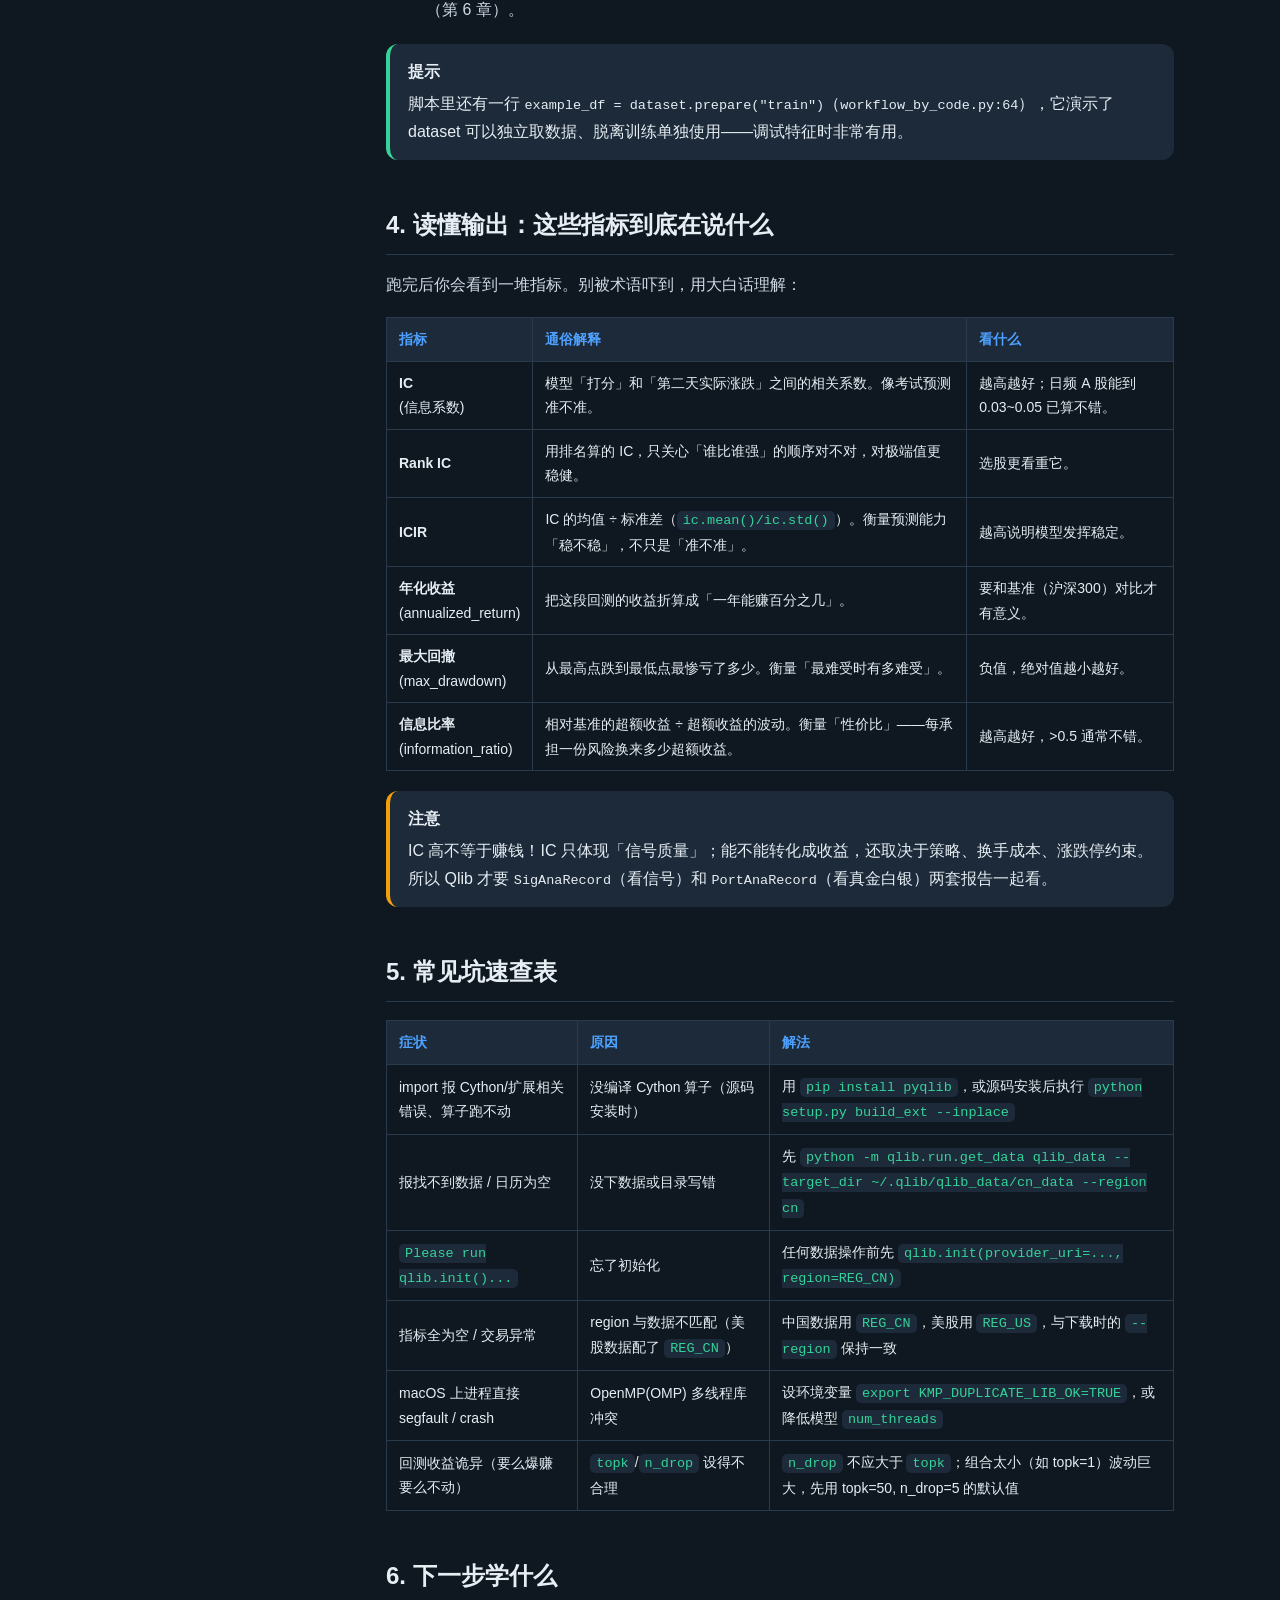
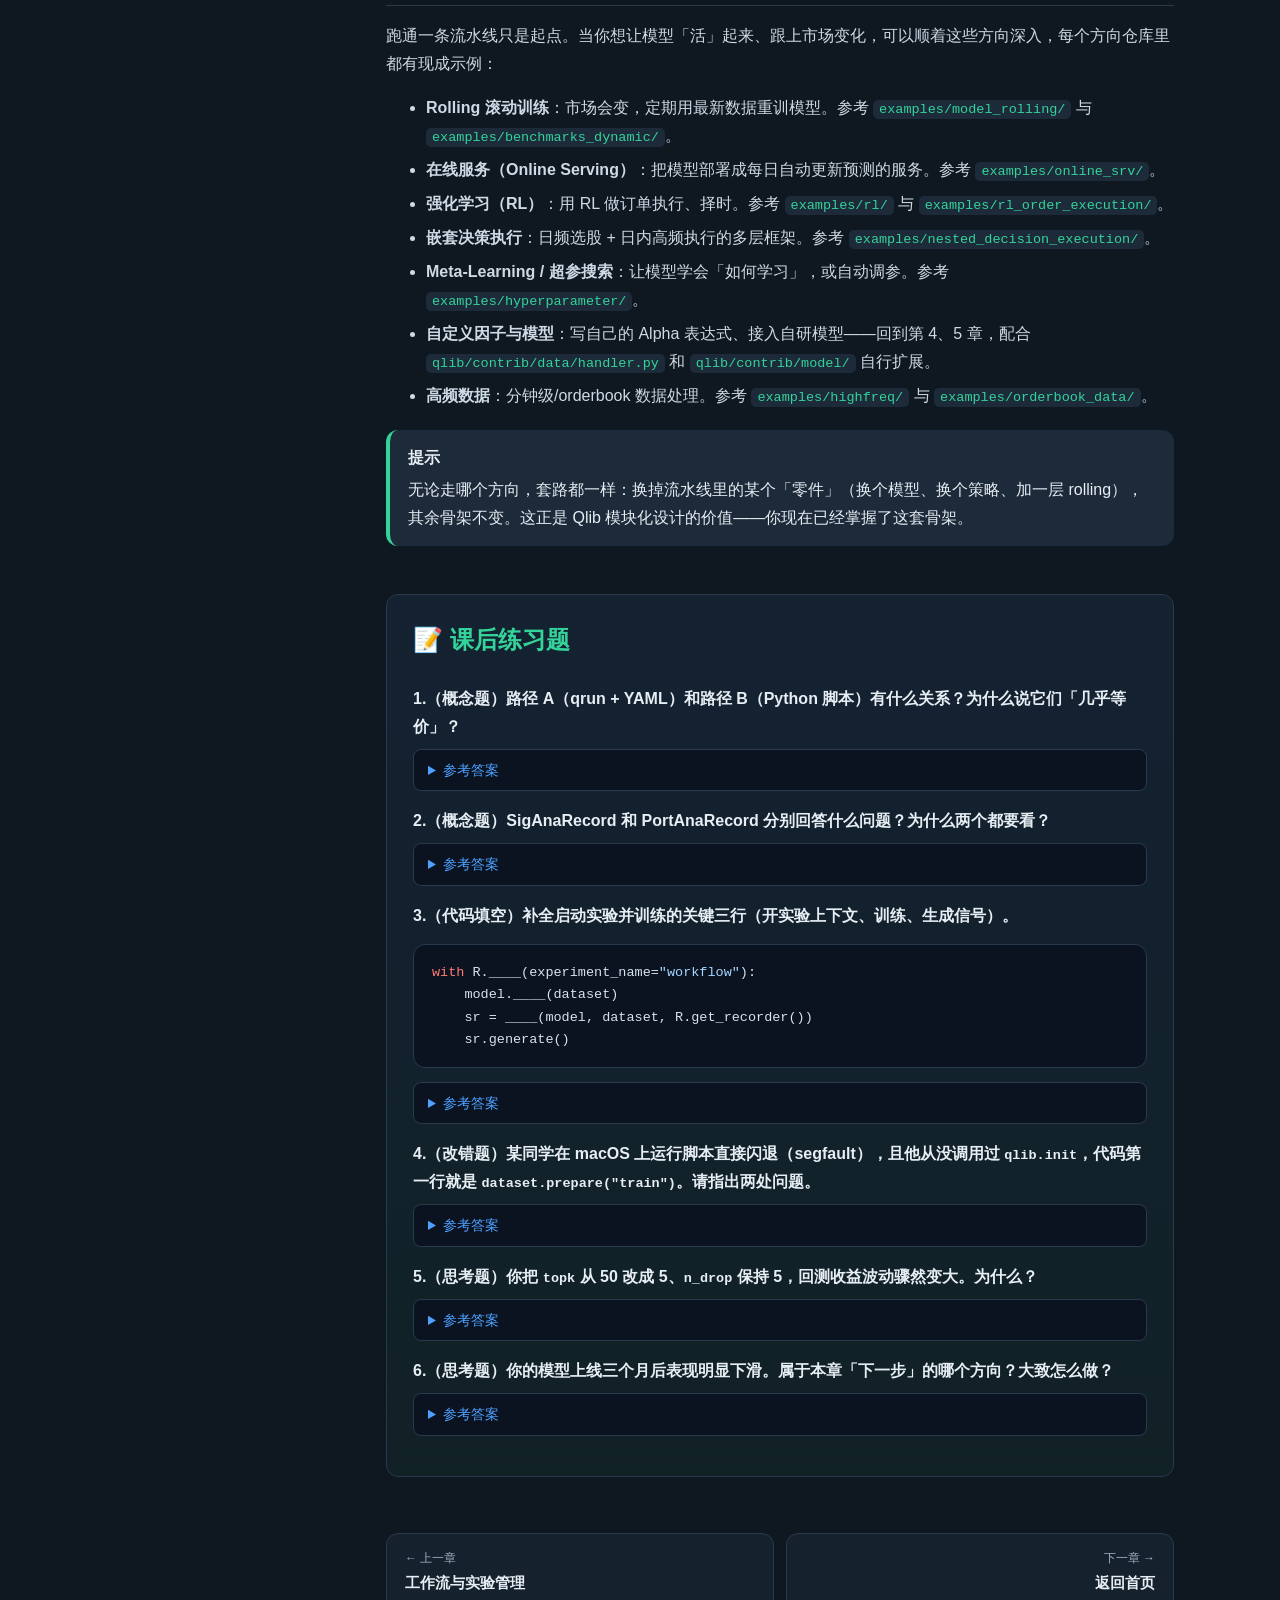
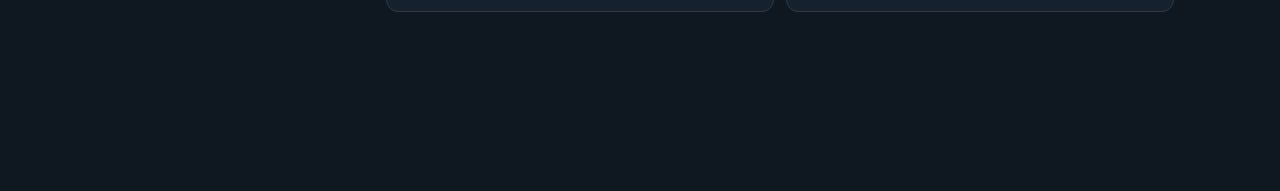
<file: study/ch08.html>
<!DOCTYPE html>
<html lang="zh-CN">
<head>
<meta charset="UTF-8">
<meta name="viewport" content="width=device-width, initial-scale=1.0">
<title>综合实战：端到端跑通一个量化流程 · Qlib 学习教程</title>
<link rel="stylesheet" href="style.css">
</head>
<body>
<div class="layout">
  <aside class="sidebar">
    <h1>Qlib 教程</h1>
    <div class="sub">从入门到实战</div>
    <nav>
      <a href="index.html"><span class="num">home</span>首页</a>
      <a href="ch01.html"><span class="num">01</span>简介与架构</a>
      <a href="ch02.html"><span class="num">02</span>环境与数据</a>
      <a href="ch03.html"><span class="num">03</span>数据层</a>
      <a href="ch04.html"><span class="num">04</span>数据集与处理器</a>
      <a href="ch05.html"><span class="num">05</span>模型</a>
      <a href="ch06.html"><span class="num">06</span>策略与回测</a>
      <a href="ch07.html"><span class="num">07</span>工作流</a>
      <a href="ch08.html" class="active"><span class="num">08</span>综合实战</a>
    </nav>
  </aside>
  <main class="content">
    <span class="tag">CHAPTER 08</span>
    <h1>综合实战：端到端跑通一个量化流程</h1>
    <p class="lead">前七章我们把 Qlib 拆成了一个个零件：数据、处理器、模型、策略、回测、工作流。这一章把它们重新拼成一台完整的机器——从零数据到一份带收益曲线的实验报告，走完整整一圈。</p>

    <h2>1. 先看全景：一次完整流程长什么样</h2>
    <p>想象你要开一家餐厅。前七章你分别学会了「进货（数据层）」「洗菜切配（处理器）」「厨师（模型）」「上菜顺序（策略）」「模拟营业算账（回测）」「记账本（工作流）」。现在，是时候把它们串成一条从食材到账单的完整流水线了。</p>
    <div class="diagram"><pre>
  下载数据        构建模型/数据集       训练         预测&amp;分析          回测          看报告
 ┌────────┐     ┌──────────────┐   ┌───────┐   ┌────────────┐   ┌──────────┐   ┌────────┐
 │GetData │ ──▶ │init_instance │──▶│ model │──▶│SignalRecord│──▶│PortAna   │──▶│ mlruns │
 │qlib_data│    │ _by_config   │   │ .fit  │   │SigAnaRecord│   │Record    │   │ 结果   │
 └────────┘     └──────────────┘   └───────┘   └────────────┘   └──────────┘   └────────┘
   第2章           第4/5章           第5章        第4/7章           第6章          第7章
    </pre></div>
    <p>Qlib 提供两条等价的路径来走完这条流水线：</p>
    <ul>
      <li><b>路径 A（配置驱动 / qrun）</b>：把整条流水线写进一个 YAML 文件，一行命令跑完。适合复现基准、批量实验。</li>
      <li><b>路径 B（代码驱动 / Python）</b>：用 Python 一步步搭积木，每一步都看得见、改得动。适合调试、二次开发、理解内部机制。</li>
    </ul>
    <div class="callout tip"><span class="t">提示</span>两条路径底层调用完全相同的组件，产出的结果也一致。官方脚本 <code>examples/workflow_by_code.py:8</code> 的注释就明确写着：这个脚本「nearly does the same thing as <code>qrun XXX.yaml</code>」。</div>

    <h2>2. 路径 A：配置驱动，一行命令跑完</h2>
    <p>这是最快的上手方式。三步走：装环境 → 下数据 → 跑配置。</p>

    <h3>第一步：确保数据到位</h3>
    <pre><code><span class="cmt"># 安装 qlib（若还没装，编译型 Cython 算子会一并构建）</span>
pip install pyqlib

<span class="cmt"># 下载中国 A 股日频数据到默认目录 ~/.qlib/qlib_data/cn_data</span>
python -m qlib.run.get_data qlib_data \
    --target_dir ~/.qlib/qlib_data/cn_data \
    --region cn</code></pre>

    <h3>第二步：用 qrun 跑 LightGBM + Alpha158 基准</h3>
    <p><code>qrun</code> 是 Qlib 自带的命令行入口，参数就是一个 YAML 配置文件的路径：</p>
    <pre><code><span class="cmt"># 进入仓库目录后执行</span>
cd examples
qrun benchmarks/LightGBM/workflow_config_lightgbm_Alpha158.yaml</code></pre>
    <p>这个 YAML（见 <code>examples/benchmarks/LightGBM/workflow_config_lightgbm_Alpha158.yaml</code>）里其实就藏着整条流水线。拆开看，它的顶层字段和前面章节一一对应：</p>
    <pre><code><span class="kw">qlib_init</span>:                <span class="cmt"># 第2章：初始化，指定数据目录和地区</span>
    provider_uri: <span class="str">"~/.qlib/qlib_data/cn_data"</span>
    region: cn
market: &amp;market csi300     <span class="cmt"># 股票池：沪深300</span>
benchmark: &amp;benchmark SH000300  <span class="cmt"># 业绩基准：沪深300指数</span>
task:
    model:                 <span class="cmt"># 第5章：模型 = LightGBM (LGBModel)</span>
        class: LGBModel
        module_path: qlib.contrib.model.gbdt
    dataset:               <span class="cmt"># 第4章：DatasetH + Alpha158 处理器</span>
        class: DatasetH
        kwargs:
            handler:
                class: Alpha158
            segments:      <span class="cmt"># 训练/验证/测试三段时间切分</span>
                train: [2008-01-01, 2014-12-31]
                valid: [2015-01-01, 2016-12-31]
                test:  [2017-01-01, 2020-08-01]
    record:                <span class="cmt"># 第7章：三个 Record 依次生成信号、分析、回测</span>
        - class: SignalRecord
        - class: SigAnaRecord
        - class: PortAnaRecord</code></pre>
    <div class="callout tip"><span class="t">提示</span>YAML 里的 <code>&amp;market</code> / <code>*market</code> 是 YAML 的锚点语法（anchor / alias），意思是「定义一次、多处引用」，避免重复写 <code>csi300</code>。</div>

    <h3>第三步：查看结果</h3>
    <p>跑完后，所有产物被记录进当前目录下的 <code>mlruns/</code> 文件夹（这正是第 7 章讲的 MLflow 后端）。启动 UI 浏览：</p>
    <pre><code>mlflow ui   <span class="cmt"># 默认在 http://127.0.0.1:5000 打开</span></code></pre>
    <p>你会在其中看到实验名、参数、IC/ICIR 等指标，以及回测生成的收益曲线图片和 <code>.pkl</code> 结果文件。</p>

    <h2>3. 路径 B：代码驱动，逐段拆解 workflow_by_code.py</h2>
    <p>YAML 太「黑箱」？我们把官方脚本 <code>examples/workflow_by_code.py</code> 一段段拆开，你会发现每一步都对应前面某一章的知识点——这就是本教程的「知识回环」。</p>

    <h3>3.1 初始化：init（对应第 2 章）</h3>
    <pre><code><span class="kw">import</span> qlib
<span class="kw">from</span> qlib.constant <span class="kw">import</span> REG_CN
<span class="kw">from</span> qlib.tests.data <span class="kw">import</span> GetData

provider_uri = <span class="str">"~/.qlib/qlib_data/cn_data"</span>
GetData().qlib_data(target_dir=provider_uri, region=REG_CN, exists_skip=<span class="kw">True</span>)
qlib.init(provider_uri=provider_uri, region=REG_CN)</code></pre>
    <p><code>GetData().qlib_data(...)</code> 若数据已存在会跳过下载（<code>exists_skip=True</code>）。<code>qlib.init</code> 是使用 Qlib 前的<b>必做</b>步骤：它告诉 Qlib 去哪读数据、按哪个市场的交易规则运行（<code>REG_CN</code> = 中国 A 股）。</p>

    <h3>3.2 搭积木：init_instance_by_config（对应第 4、5 章）</h3>
    <pre><code><span class="kw">from</span> qlib.utils <span class="kw">import</span> init_instance_by_config
<span class="kw">from</span> qlib.tests.config <span class="kw">import</span> CSI300_GBDT_TASK

model = init_instance_by_config(CSI300_GBDT_TASK[<span class="str">"model"</span>])
dataset = init_instance_by_config(CSI300_GBDT_TASK[<span class="str">"dataset"</span>])</code></pre>
    <p>这是 Qlib 最核心的「魔法」：<code>init_instance_by_config</code> 读一个含 <code>class</code> / <code>module_path</code> / <code>kwargs</code> 的字典，动态 import 并实例化对象。<code>CSI300_GBDT_TASK</code> 定义在 <code>qlib/tests/config.py:124</code>，它的 <code>model</code> 就是 LightGBM，<code>dataset</code> 就是 <code>DatasetH</code> 套 <code>Alpha158</code>——和路径 A 的 YAML 完全等价。这也解释了 YAML 为什么长那样：它就是这个字典的文本形式。</p>

    <h3>3.3 配置回测：port_analysis_config（对应第 6 章）</h3>
    <pre><code>port_analysis_config = {
    <span class="str">"executor"</span>: {  <span class="cmt"># 执行器：逐日模拟</span>
        <span class="str">"class"</span>: <span class="str">"SimulatorExecutor"</span>,
        <span class="str">"kwargs"</span>: {<span class="str">"time_per_step"</span>: <span class="str">"day"</span>, <span class="str">"generate_portfolio_metrics"</span>: <span class="kw">True</span>},
    },
    <span class="str">"strategy"</span>: {  <span class="cmt"># 策略：每天持有打分最高的 topk 只，换掉 n_drop 只</span>
        <span class="str">"class"</span>: <span class="str">"TopkDropoutStrategy"</span>,
        <span class="str">"kwargs"</span>: {<span class="str">"signal"</span>: (model, dataset), <span class="str">"topk"</span>: <span class="kw">50</span>, <span class="str">"n_drop"</span>: <span class="kw">5</span>},
    },
    <span class="str">"backtest"</span>: {  <span class="cmt"># 回测环境：起止时间、初始资金、交易成本</span>
        <span class="str">"start_time"</span>: <span class="str">"2017-01-01"</span>, <span class="str">"end_time"</span>: <span class="str">"2020-08-01"</span>,
        <span class="str">"account"</span>: <span class="kw">100000000</span>,
        <span class="str">"exchange_kwargs"</span>: {<span class="str">"limit_threshold"</span>: <span class="kw">0.095</span>, <span class="str">"deal_price"</span>: <span class="str">"close"</span>,
            <span class="str">"open_cost"</span>: <span class="kw">0.0005</span>, <span class="str">"close_cost"</span>: <span class="kw">0.0015</span>, <span class="str">"min_cost"</span>: <span class="kw">5</span>},
    },
}</code></pre>
    <p>这里 <code>topk=50, n_drop=5</code> 表示：每天持仓 50 只股票，剔除掉分数掉出前列的 5 只、再买入 5 只新的。<code>limit_threshold=0.095</code> 模拟 A 股涨跌停（±9.5% 附近不能成交）。这些正是第 6 章的策略与交易成本参数。</p>

    <h3>3.4 启动实验 + 训练 + 三段记录（对应第 5、7 章）</h3>
    <pre><code><span class="kw">from</span> qlib.workflow <span class="kw">import</span> R
<span class="kw">from</span> qlib.workflow.record_temp <span class="kw">import</span> SignalRecord, SigAnaRecord, PortAnaRecord
<span class="kw">from</span> qlib.utils <span class="kw">import</span> flatten_dict

<span class="kw">with</span> R.start(experiment_name=<span class="str">"workflow"</span>):     <span class="cmt"># ① 开一个实验上下文</span>
    R.log_params(**flatten_dict(CSI300_GBDT_TASK))  <span class="cmt"># ② 记录超参</span>
    model.fit(dataset)                          <span class="cmt"># ③ 训练模型（第5章）</span>
    R.save_objects(**{<span class="str">"params.pkl"</span>: model})   <span class="cmt"># ④ 保存模型</span>

    recorder = R.get_recorder()                 <span class="cmt"># ⑤ 拿到本次记录器</span>
    sr = SignalRecord(model, dataset, recorder) <span class="cmt"># ⑥ 生成预测信号</span>
    sr.generate()

    sar = SigAnaRecord(recorder)                <span class="cmt"># ⑦ 信号分析：IC/ICIR</span>
    sar.generate()

    par = PortAnaRecord(recorder, port_analysis_config, <span class="str">"day"</span>)  <span class="cmt"># ⑧ 组合回测</span>
    par.generate()</code></pre>
    <p>逐行对照知识点：</p>
    <ul>
      <li><b>① <code>R.start</code></b>：第 7 章的实验管理入口，<code>with</code> 块内的一切都会被记录进 <code>mlruns</code>，异常也会被妥善收尾。</li>
      <li><b>③ <code>model.fit(dataset)</code></b>：第 5 章。模型从 dataset 的 <code>train</code>/<code>valid</code> 段取特征与标签开始学习。</li>
      <li><b>⑥ <code>SignalRecord</code></b>：对 <code>test</code> 段做预测，把每只股票每天的打分（signal）存下来。</li>
      <li><b>⑦ <code>SigAnaRecord</code></b>：只看预测分数与真实收益的相关性，产出 IC、ICIR、Rank IC 等（见 <code>qlib/workflow/record_temp.py:265</code>）。<b>它不涉及交易</b>，是纯粹的信号质量体检。</li>
      <li><b>⑧ <code>PortAnaRecord</code></b>：把信号交给策略去真实「下单」，跑回测，产出年化收益、最大回撤、信息比率等（第 6 章）。</li>
    </ul>
    <div class="callout tip"><span class="t">提示</span>脚本里还有一行 <code>example_df = dataset.prepare("train")</code>（<code>workflow_by_code.py:64</code>），它演示了 dataset 可以独立取数据、脱离训练单独使用——调试特征时非常有用。</div>

    <h2>4. 读懂输出：这些指标到底在说什么</h2>
    <p>跑完后你会看到一堆指标。别被术语吓到，用大白话理解：</p>
    <table>
      <thead><tr><th>指标</th><th>通俗解释</th><th>看什么</th></tr></thead>
      <tbody>
        <tr><td><b>IC</b><br>(信息系数)</td><td>模型「打分」和「第二天实际涨跌」之间的相关系数。像考试预测准不准。</td><td>越高越好；日频 A 股能到 0.03~0.05 已算不错。</td></tr>
        <tr><td><b>Rank IC</b></td><td>用排名算的 IC，只关心「谁比谁强」的顺序对不对，对极端值更稳健。</td><td>选股更看重它。</td></tr>
        <tr><td><b>ICIR</b></td><td>IC 的均值 ÷ 标准差（<code>ic.mean()/ic.std()</code>）。衡量预测能力「稳不稳」，不只是「准不准」。</td><td>越高说明模型发挥稳定。</td></tr>
        <tr><td><b>年化收益</b><br>(annualized_return)</td><td>把这段回测的收益折算成「一年能赚百分之几」。</td><td>要和基准（沪深300）对比才有意义。</td></tr>
        <tr><td><b>最大回撤</b><br>(max_drawdown)</td><td>从最高点跌到最低点最惨亏了多少。衡量「最难受时有多难受」。</td><td>负值，绝对值越小越好。</td></tr>
        <tr><td><b>信息比率</b><br>(information_ratio)</td><td>相对基准的超额收益 ÷ 超额收益的波动。衡量「性价比」——每承担一份风险换来多少超额收益。</td><td>越高越好，&gt;0.5 通常不错。</td></tr>
      </tbody>
    </table>
    <div class="callout warn"><span class="t">注意</span>IC 高不等于赚钱！IC 只体现「信号质量」；能不能转化成收益，还取决于策略、换手成本、涨跌停约束。所以 Qlib 才要 <code>SigAnaRecord</code>（看信号）和 <code>PortAnaRecord</code>（看真金白银）两套报告一起看。</div>

    <h2>5. 常见坑速查表</h2>
    <table>
      <thead><tr><th>症状</th><th>原因</th><th>解法</th></tr></thead>
      <tbody>
        <tr><td>import 报 Cython/扩展相关错误、算子跑不动</td><td>没编译 Cython 算子（源码安装时）</td><td>用 <code>pip install pyqlib</code>，或源码安装后执行 <code>python setup.py build_ext --inplace</code></td></tr>
        <tr><td>报找不到数据 / 日历为空</td><td>没下数据或目录写错</td><td>先 <code>python -m qlib.run.get_data qlib_data --target_dir ~/.qlib/qlib_data/cn_data --region cn</code></td></tr>
        <tr><td><code>Please run qlib.init()...</code></td><td>忘了初始化</td><td>任何数据操作前先 <code>qlib.init(provider_uri=..., region=REG_CN)</code></td></tr>
        <tr><td>指标全为空 / 交易异常</td><td>region 与数据不匹配（美股数据配了 <code>REG_CN</code>）</td><td>中国数据用 <code>REG_CN</code>，美股用 <code>REG_US</code>，与下载时的 <code>--region</code> 保持一致</td></tr>
        <tr><td>macOS 上进程直接 segfault / crash</td><td>OpenMP(OMP) 多线程库冲突</td><td>设环境变量 <code>export KMP_DUPLICATE_LIB_OK=TRUE</code>，或降低模型 <code>num_threads</code></td></tr>
        <tr><td>回测收益诡异（要么爆赚要么不动）</td><td><code>topk</code>/<code>n_drop</code> 设得不合理</td><td><code>n_drop</code> 不应大于 <code>topk</code>；组合太小（如 topk=1）波动巨大，先用 topk=50, n_drop=5 的默认值</td></tr>
      </tbody>
    </table>

    <h2>6. 下一步学什么</h2>
    <p>跑通一条流水线只是起点。当你想让模型「活」起来、跟上市场变化，可以顺着这些方向深入，每个方向仓库里都有现成示例：</p>
    <ul>
      <li><b>Rolling 滚动训练</b>：市场会变，定期用最新数据重训模型。参考 <code>examples/model_rolling/</code> 与 <code>examples/benchmarks_dynamic/</code>。</li>
      <li><b>在线服务（Online Serving）</b>：把模型部署成每日自动更新预测的服务。参考 <code>examples/online_srv/</code>。</li>
      <li><b>强化学习（RL）</b>：用 RL 做订单执行、择时。参考 <code>examples/rl/</code> 与 <code>examples/rl_order_execution/</code>。</li>
      <li><b>嵌套决策执行</b>：日频选股 + 日内高频执行的多层框架。参考 <code>examples/nested_decision_execution/</code>。</li>
      <li><b>Meta-Learning / 超参搜索</b>：让模型学会「如何学习」，或自动调参。参考 <code>examples/hyperparameter/</code>。</li>
      <li><b>自定义因子与模型</b>：写自己的 Alpha 表达式、接入自研模型——回到第 4、5 章，配合 <code>qlib/contrib/data/handler.py</code> 和 <code>qlib/contrib/model/</code> 自行扩展。</li>
      <li><b>高频数据</b>：分钟级/orderbook 数据处理。参考 <code>examples/highfreq/</code> 与 <code>examples/orderbook_data/</code>。</li>
    </ul>
    <div class="callout tip"><span class="t">提示</span>无论走哪个方向，套路都一样：换掉流水线里的某个「零件」（换个模型、换个策略、加一层 rolling），其余骨架不变。这正是 Qlib 模块化设计的价值——你现在已经掌握了这套骨架。</div>

    <div class="exercises">
      <h2>📝 课后练习题</h2>
      <div class="q"><b>1.（概念题）路径 A（qrun + YAML）和路径 B（Python 脚本）有什么关系？为什么说它们「几乎等价」？</b>
        <details><summary>参考答案</summary><div class="a">两者底层调用完全相同的组件。YAML 里的 <code>class</code>/<code>module_path</code>/<code>kwargs</code> 结构，正是 <code>init_instance_by_config</code> 所读取的字典的文本形式；<code>qrun</code> 内部就是解析 YAML 后调用同样的 init → fit → 三个 Record 流程。所以产出结果一致。区别在于：YAML 适合快速复现和批量实验，Python 脚本适合调试与二次开发。</div></details>
      </div>
      <div class="q"><b>2.（概念题）SigAnaRecord 和 PortAnaRecord 分别回答什么问题？为什么两个都要看？</b>
        <details><summary>参考答案</summary><div class="a"><code>SigAnaRecord</code> 只评估「信号质量」，产出 IC/ICIR/Rank IC，衡量预测分数与真实收益的相关性，不涉及交易。<code>PortAnaRecord</code> 把信号交给策略真实回测，产出年化收益、最大回撤、信息比率等真金白银的指标。两个都要看是因为：IC 高不代表能赚钱——收益还受策略、换手成本、涨跌停等约束影响。</div></details>
      </div>
      <div class="q"><b>3.（代码填空）补全启动实验并训练的关键三行（开实验上下文、训练、生成信号）。</b>
        <pre><code><span class="kw">with</span> R.____(experiment_name=<span class="str">"workflow"</span>):
    model.____(dataset)
    sr = ____(model, dataset, R.get_recorder())
    sr.generate()</code></pre>
        <details><summary>参考答案</summary><div class="a">依次为：<code>R.start(...)</code>、<code>model.fit(dataset)</code>、<code>SignalRecord(model, dataset, R.get_recorder())</code>。</div></details>
      </div>
      <div class="q"><b>4.（改错题）某同学在 macOS 上运行脚本直接闪退（segfault），且他从没调用过 <code>qlib.init</code>，代码第一行就是 <code>dataset.prepare("train")</code>。请指出两处问题。</b>
        <details><summary>参考答案</summary><div class="a">(1) 任何数据操作前必须先 <code>qlib.init(provider_uri=..., region=REG_CN)</code>，否则报未初始化错误。(2) macOS 的 segfault 通常是 OpenMP 库冲突，设置 <code>export KMP_DUPLICATE_LIB_OK=TRUE</code>（或减小模型 <code>num_threads</code>）可缓解。此外还需确保已下载数据。</div></details>
      </div>
      <div class="q"><b>5.（思考题）你把 <code>topk</code> 从 50 改成 5、<code>n_drop</code> 保持 5，回测收益波动骤然变大。为什么？</b>
        <details><summary>参考答案</summary><div class="a">组合只持有 5 只股票时，单只股票的涨跌对总收益影响巨大，分散化不足，波动（和最大回撤）自然放大；同时 <code>n_drop=5</code> 意味着每天几乎把整个组合换一遍，换手率和交易成本也急剧上升。应保证 <code>n_drop</code> 远小于 <code>topk</code> 以维持稳定的分散组合。</div></details>
      </div>
      <div class="q"><b>6.（思考题）你的模型上线三个月后表现明显下滑。属于本章「下一步」的哪个方向？大致怎么做？</b>
        <details><summary>参考答案</summary><div class="a">这是市场分布漂移问题，对应 <b>Rolling 滚动训练</b> / 在线服务方向。做法：定期（如每月/每季）用最新数据重新训练模型并更新预测，而非用一个一训永逸的静态模型。参考 <code>examples/model_rolling/</code> 和 <code>examples/online_srv/</code>。</div></details>
      </div>
    </div>

    <div class="pager">
      <a class="prev" href="ch07.html"><span class="lbl">← 上一章</span><span class="ttl">工作流与实验管理</span></a>
      <a class="next" href="index.html"><span class="lbl">下一章 →</span><span class="ttl">返回首页</span></a>
    </div>
  </main>
</div>
</body>
</html>
</file>
<file: study/style.css>
:root {
  --bg: #0f1720;
  --panel: #16212e;
  --panel-2: #1c2a3a;
  --text: #e6edf3;
  --muted: #9fb0c0;
  --accent: #4ea1ff;
  --accent-2: #34d399;
  --border: #2a3a4d;
  --code-bg: #0b1220;
  --warn: #f59e0b;
  --danger: #f87171;
  --radius: 12px;
}

* { box-sizing: border-box; }

html { scroll-behavior: smooth; }

body {
  margin: 0;
  font-family: -apple-system, BlinkMacSystemFont, "Segoe UI", "PingFang SC",
    "Hiragino Sans GB", "Microsoft YaHei", Roboto, Helvetica, Arial, sans-serif;
  background: var(--bg);
  color: var(--text);
  line-height: 1.75;
  font-size: 16px;
}

.layout { display: flex; min-height: 100vh; }

/* Sidebar */
.sidebar {
  width: 280px;
  flex-shrink: 0;
  background: var(--panel);
  border-right: 1px solid var(--border);
  padding: 24px 18px;
  position: sticky;
  top: 0;
  height: 100vh;
  overflow-y: auto;
}
.sidebar h1 {
  font-size: 20px;
  margin: 0 0 4px;
  color: var(--accent);
  letter-spacing: .5px;
}
.sidebar .sub { color: var(--muted); font-size: 13px; margin-bottom: 20px; }
.sidebar nav a {
  display: block;
  color: var(--text);
  text-decoration: none;
  padding: 9px 12px;
  border-radius: 8px;
  font-size: 14px;
  margin-bottom: 4px;
  transition: background .15s, color .15s;
}
.sidebar nav a:hover { background: var(--panel-2); }
.sidebar nav a.active { background: var(--accent); color: #06111d; font-weight: 600; }
.sidebar nav a .num {
  display: inline-block;
  width: 22px; height: 22px; line-height: 22px;
  text-align: center;
  background: var(--panel-2);
  border-radius: 6px;
  margin-right: 8px;
  font-size: 12px;
  color: var(--muted);
}
.sidebar nav a.active .num { background: #06111d; color: var(--accent); }

/* Content */
.content {
  flex: 1;
  padding: 48px 56px 96px;
  max-width: 900px;
  margin: 0 auto;
}
.content h1 { font-size: 32px; margin: 0 0 8px; }
.content h2 {
  font-size: 24px;
  margin: 44px 0 14px;
  padding-bottom: 8px;
  border-bottom: 1px solid var(--border);
}
.content h3 { font-size: 19px; margin: 28px 0 10px; color: var(--accent); }
.content p { color: #cdd9e5; }
.content ul, .content ol { color: #cdd9e5; }
.content li { margin: 6px 0; }
.lead { font-size: 18px; color: var(--muted); }

.tag {
  display: inline-block;
  font-size: 12px;
  padding: 3px 10px;
  border-radius: 999px;
  background: var(--panel-2);
  color: var(--accent);
  border: 1px solid var(--border);
  margin-bottom: 20px;
}

/* Code */
pre {
  background: var(--code-bg);
  border: 1px solid var(--border);
  border-radius: var(--radius);
  padding: 16px 18px;
  overflow-x: auto;
  font-size: 14px;
  line-height: 1.6;
}
code {
  font-family: "SFMono-Regular", Consolas, "Liberation Mono", Menlo, monospace;
  font-size: 13.5px;
}
p code, li code, td code {
  background: var(--panel-2);
  padding: 2px 6px;
  border-radius: 5px;
  color: var(--accent-2);
}
pre code { color: #d6e2ee; background: none; padding: 0; }

.kw { color: #ff7b72; }
.str { color: #a5d6ff; }
.cmt { color: #7d8fa1; font-style: italic; }
.fn { color: #d2a8ff; }
.num2 { color: #f0c674; }

/* Callouts */
.callout {
  border-radius: var(--radius);
  padding: 14px 18px;
  margin: 20px 0;
  border-left: 4px solid var(--accent);
  background: var(--panel-2);
}
.callout.tip { border-color: var(--accent-2); }
.callout.warn { border-color: var(--warn); }
.callout.danger { border-color: var(--danger); }
.callout .t { font-weight: 700; margin-bottom: 4px; display: block; }

/* Table */
table { width: 100%; border-collapse: collapse; margin: 18px 0; font-size: 14px; }
th, td { border: 1px solid var(--border); padding: 9px 12px; text-align: left; }
th { background: var(--panel-2); color: var(--accent); }

/* Diagram box */
.diagram {
  background: var(--code-bg);
  border: 1px solid var(--border);
  border-radius: var(--radius);
  padding: 20px;
  margin: 20px 0;
  overflow-x: auto;
}
.diagram pre { border: none; background: none; padding: 0; color: var(--muted); }

/* Exercises */
.exercises {
  margin-top: 48px;
  background: linear-gradient(180deg, rgba(78,161,255,.08), rgba(52,211,153,.05));
  border: 1px solid var(--border);
  border-radius: var(--radius);
  padding: 24px 26px;
}
.exercises h2 { border: none; margin-top: 0; color: var(--accent-2); }
.exercises .q { margin: 16px 0; }
.exercises .q > b { color: var(--text); }
details {
  margin-top: 8px;
  background: var(--code-bg);
  border: 1px solid var(--border);
  border-radius: 8px;
  padding: 8px 14px;
}
details summary {
  cursor: pointer;
  color: var(--accent);
  font-size: 14px;
  user-select: none;
}
details[open] summary { margin-bottom: 8px; }
details .a { color: #cdd9e5; font-size: 14.5px; }

/* Nav footer */
.pager {
  display: flex;
  justify-content: space-between;
  margin-top: 56px;
  gap: 12px;
}
.pager a {
  flex: 1;
  text-decoration: none;
  color: var(--text);
  background: var(--panel);
  border: 1px solid var(--border);
  border-radius: var(--radius);
  padding: 14px 18px;
  transition: border-color .15s, transform .1s;
}
.pager a:hover { border-color: var(--accent); transform: translateY(-2px); }
.pager a.next { text-align: right; }
.pager a .lbl { display: block; font-size: 12px; color: var(--muted); }
.pager a .ttl { font-size: 15px; font-weight: 600; }
.pager a.disabled { opacity: .35; pointer-events: none; }

/* Home hero */
.hero {
  text-align: center;
  padding: 60px 20px 40px;
}
.hero h1 { font-size: 44px; margin-bottom: 10px; }
.hero .accent { color: var(--accent); }
.hero p { font-size: 19px; color: var(--muted); max-width: 640px; margin: 0 auto; }
.cards {
  display: grid;
  grid-template-columns: repeat(auto-fill, minmax(260px, 1fr));
  gap: 18px;
  margin-top: 40px;
}
.card {
  background: var(--panel);
  border: 1px solid var(--border);
  border-radius: var(--radius);
  padding: 22px;
  text-decoration: none;
  color: var(--text);
  transition: border-color .15s, transform .12s;
  display: block;
}
.card:hover { border-color: var(--accent); transform: translateY(-3px); }
.card .cnum { color: var(--accent); font-size: 13px; font-weight: 700; letter-spacing: 1px; }
.card h3 { margin: 8px 0 6px; font-size: 18px; color: var(--text); }
.card p { margin: 0; color: var(--muted); font-size: 14px; }

@media (max-width: 820px) {
  .sidebar { display: none; }
  .content { padding: 28px 20px 64px; }
}
</file>
